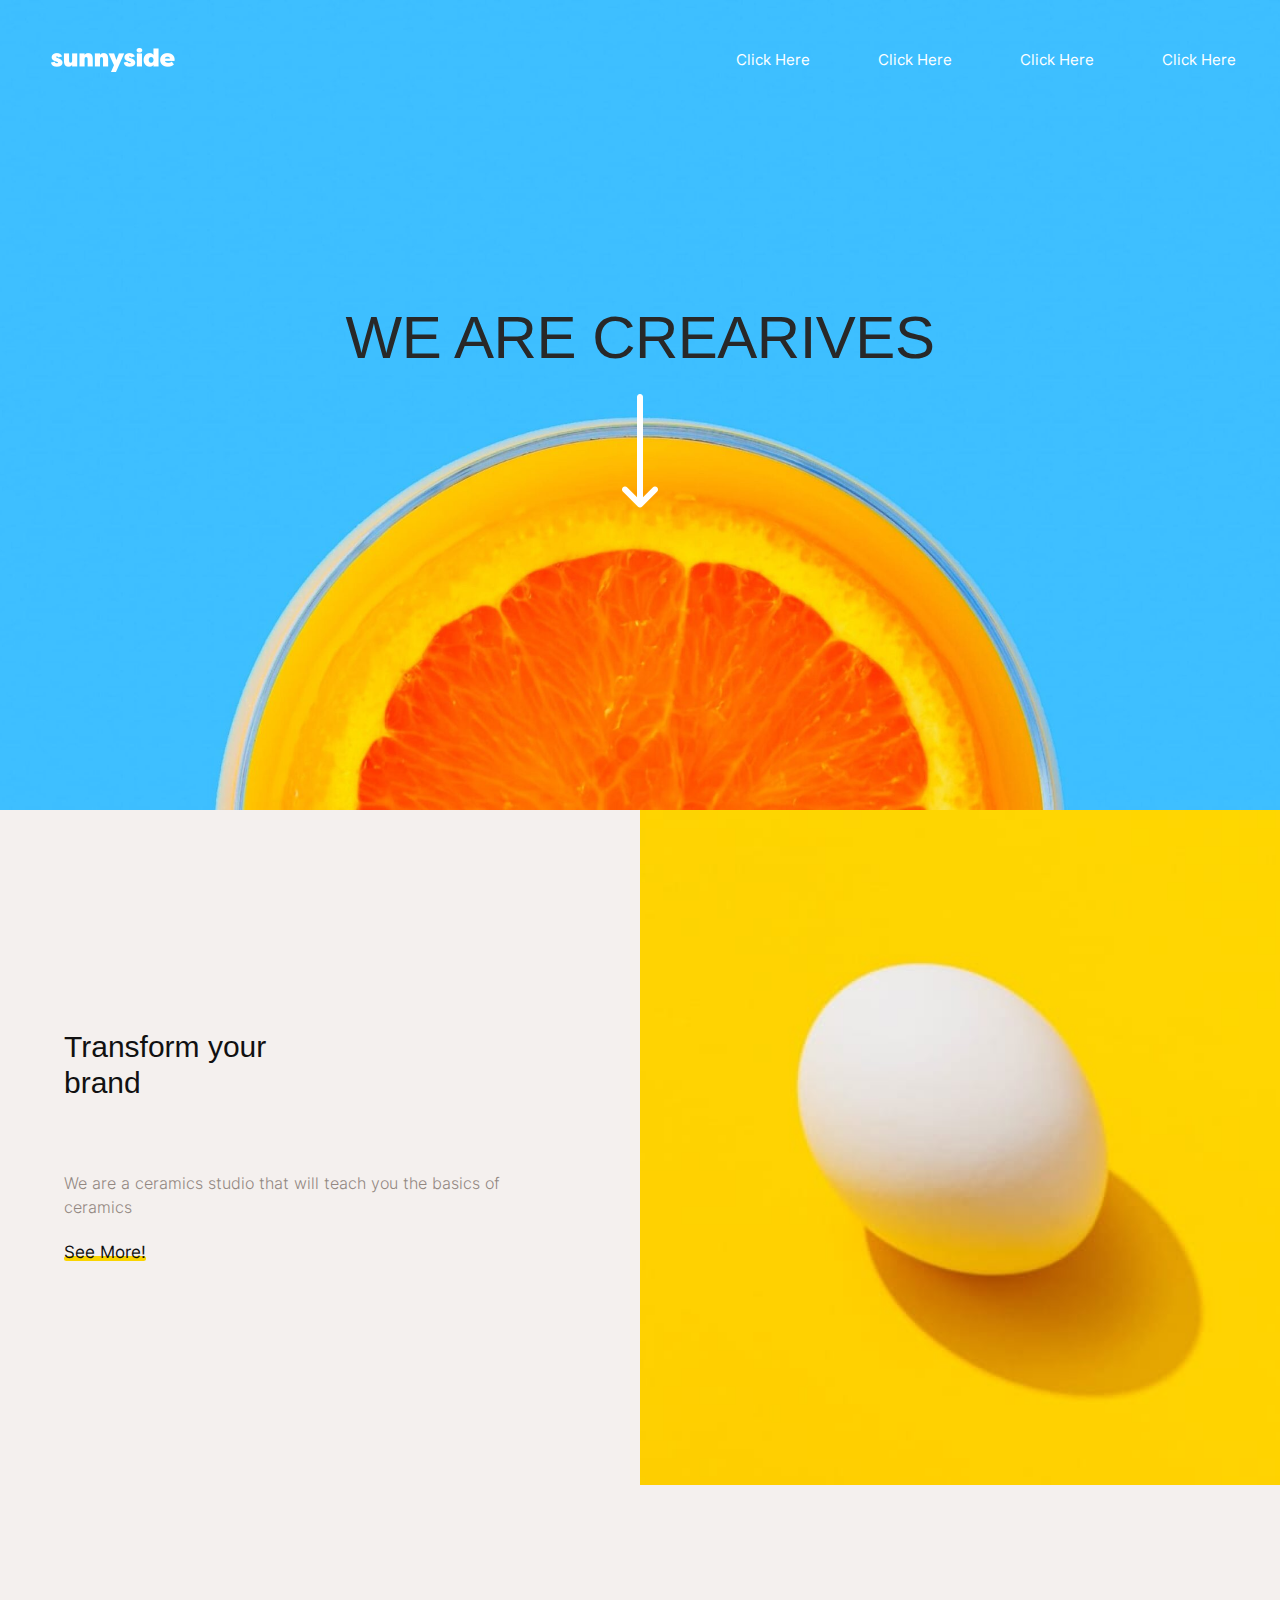
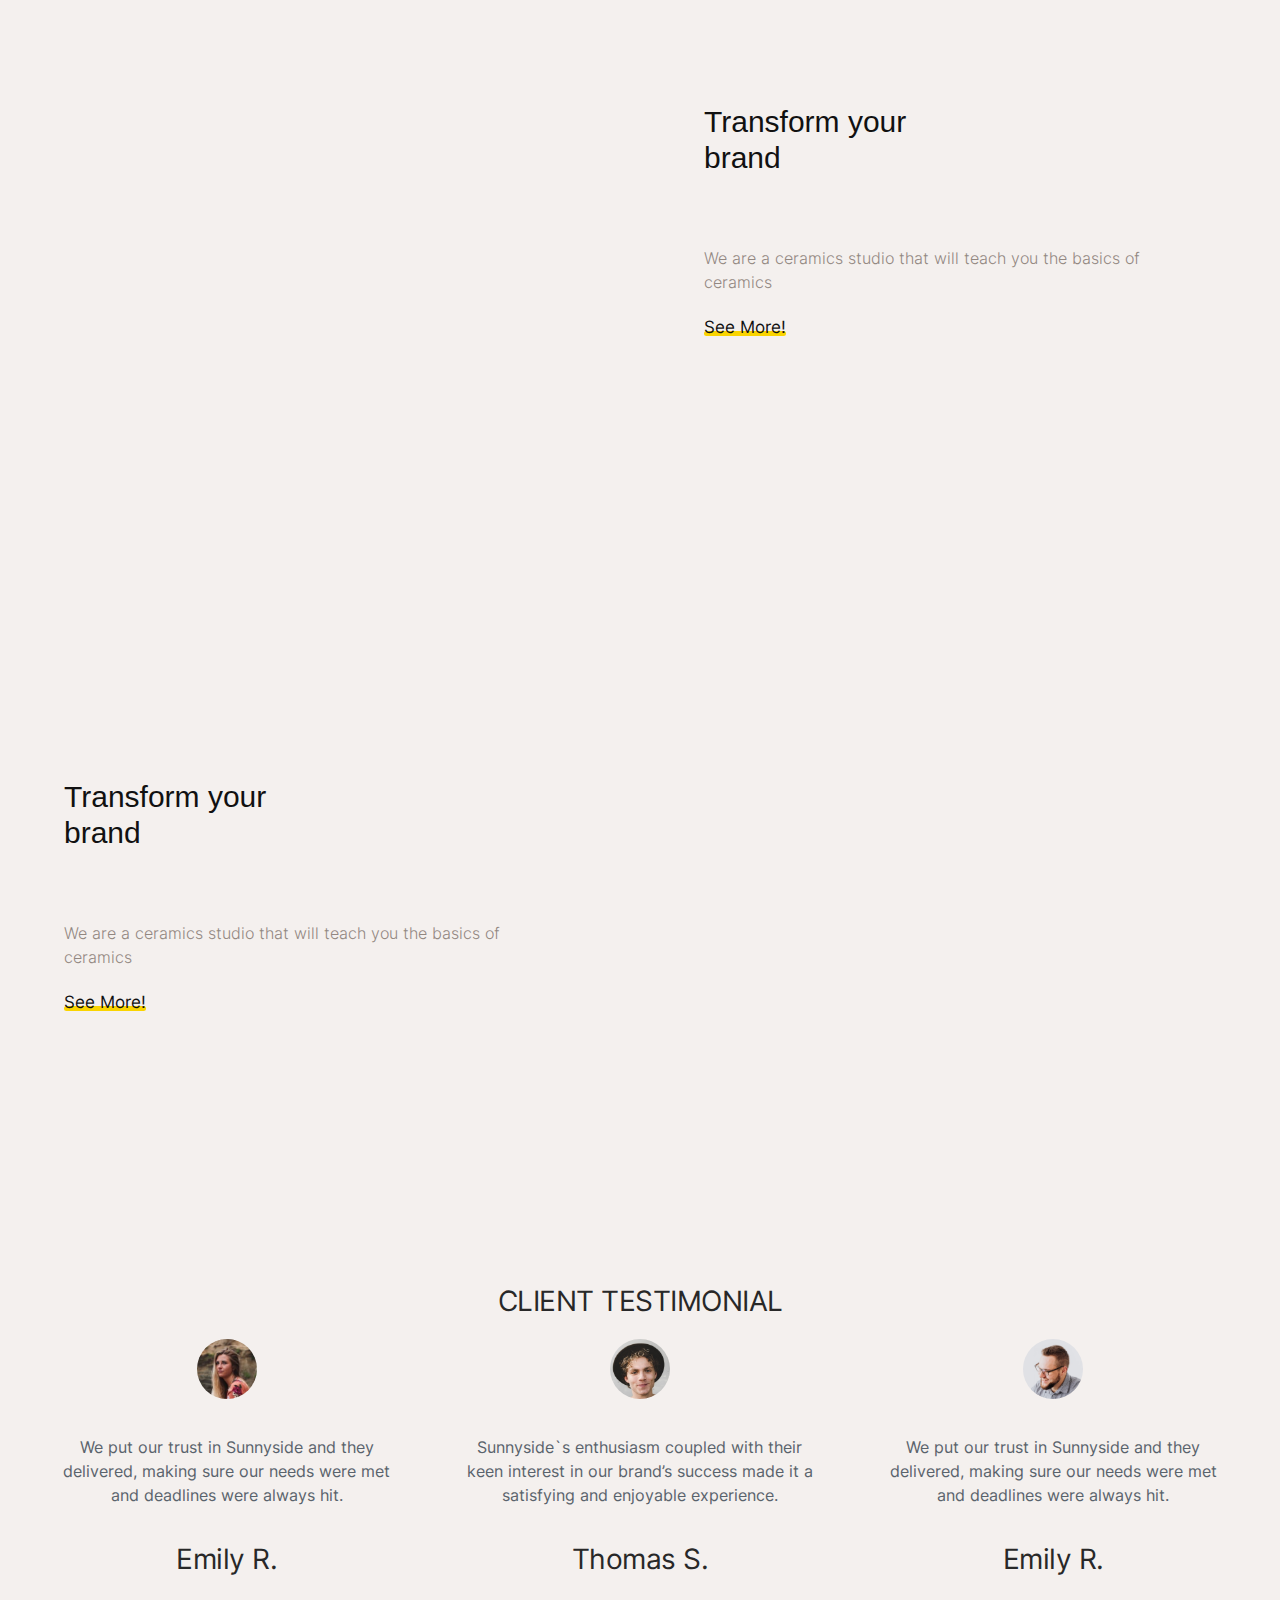
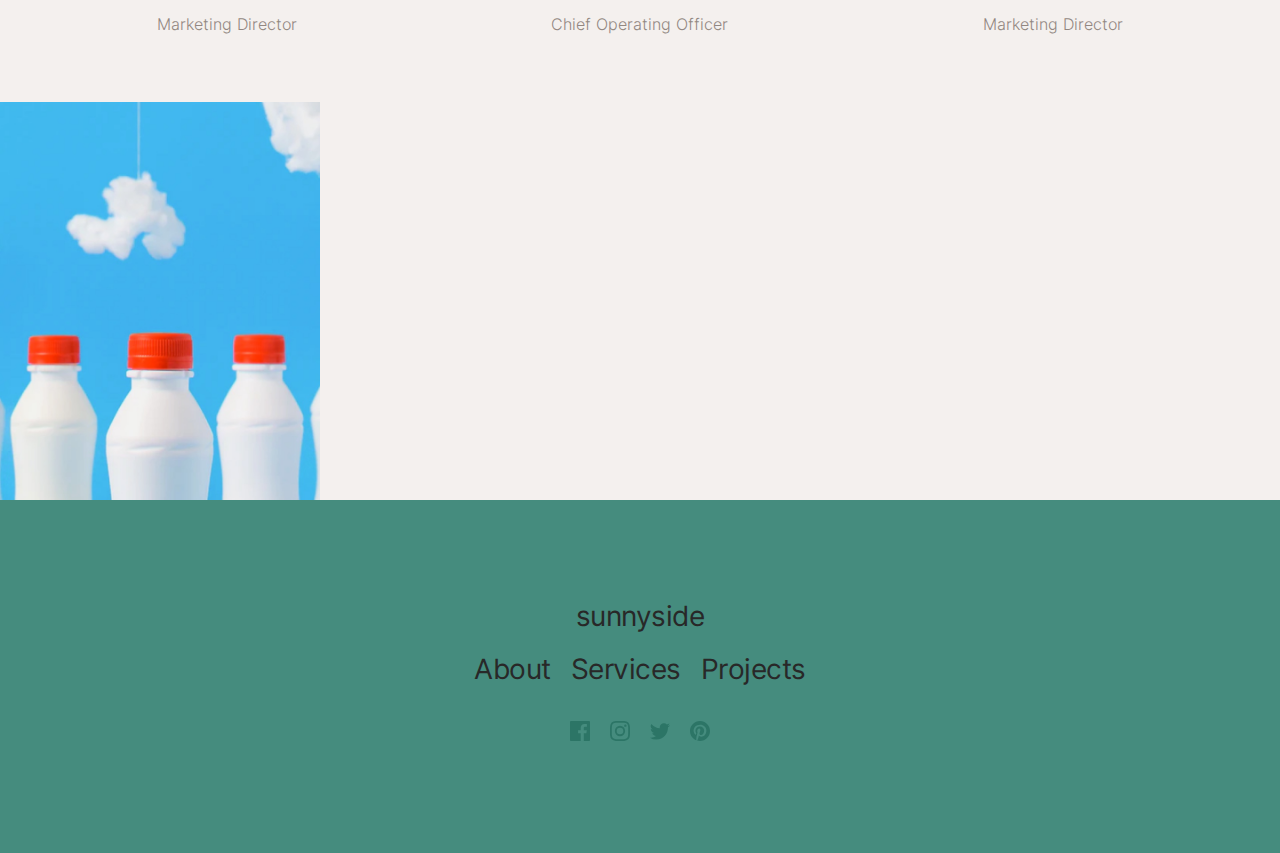
<file: index.html>
<!DOCTYPE html>
<html lang="en-US">
<head>
	<meta charset="UTF-8">
	<meta name="viewport" content="width=device-width, initial-scale=1">
	<link rel="profile" href="http://gmpg.org/xfn/11">
	<link rel="pingback" href="/xmlrpc.php">
	<meta name="viewport" content="width=device-width, initial-scale=1">
<meta name="robots" content="max-image-preview:large">
<title>side</title>
<link rel="alternate" type="application/rss+xml" title="side &raquo; Feed" href="/feed/">
<link rel="alternate" type="application/rss+xml" title="side &raquo; Comments Feed" href="/comments/feed/">
<script>
window._wpemojiSettings = {"baseUrl":"https:\/\/s.w.org\/images\/core\/emoji\/15.0.3\/72x72\/","ext":".png","svgUrl":"https:\/\/s.w.org\/images\/core\/emoji\/15.0.3\/svg\/","svgExt":".svg","source":{"concatemoji":"\/wp-includes\/js\/wp-emoji-release.min.js?ver=6.6.2"}};
/*! This file is auto-generated */
!function(i,n){var o,s,e;function c(e){try{var t={supportTests:e,timestamp:(new Date).valueOf()};sessionStorage.setItem(o,JSON.stringify(t))}catch(e){}}function p(e,t,n){e.clearRect(0,0,e.canvas.width,e.canvas.height),e.fillText(t,0,0);var t=new Uint32Array(e.getImageData(0,0,e.canvas.width,e.canvas.height).data),r=(e.clearRect(0,0,e.canvas.width,e.canvas.height),e.fillText(n,0,0),new Uint32Array(e.getImageData(0,0,e.canvas.width,e.canvas.height).data));return t.every(function(e,t){return e===r[t]})}function u(e,t,n){switch(t){case"flag":return n(e,"🏳️‍⚧️","🏳️​⚧️")?!1:!n(e,"🇺🇳","🇺​🇳")&&!n(e,"🏴󠁧󠁢󠁥󠁮󠁧󠁿","🏴​󠁧​󠁢​󠁥​󠁮​󠁧​󠁿");case"emoji":return!n(e,"🐦‍⬛","🐦​⬛")}return!1}function f(e,t,n){var r="undefined"!=typeof WorkerGlobalScope&&self instanceof WorkerGlobalScope?new OffscreenCanvas(300,150):i.createElement("canvas"),a=r.getContext("2d",{willReadFrequently:!0}),o=(a.textBaseline="top",a.font="600 32px Arial",{});return e.forEach(function(e){o[e]=t(a,e,n)}),o}function t(e){var t=i.createElement("script");t.src=e,t.defer=!0,i.head.appendChild(t)}"undefined"!=typeof Promise&&(o="wpEmojiSettingsSupports",s=["flag","emoji"],n.supports={everything:!0,everythingExceptFlag:!0},e=new Promise(function(e){i.addEventListener("DOMContentLoaded",e,{once:!0})}),new Promise(function(t){var n=function(){try{var e=JSON.parse(sessionStorage.getItem(o));if("object"==typeof e&&"number"==typeof e.timestamp&&(new Date).valueOf()<e.timestamp+604800&&"object"==typeof e.supportTests)return e.supportTests}catch(e){}return null}();if(!n){if("undefined"!=typeof Worker&&"undefined"!=typeof OffscreenCanvas&&"undefined"!=typeof URL&&URL.createObjectURL&&"undefined"!=typeof Blob)try{var e="postMessage("+f.toString()+"("+[JSON.stringify(s),u.toString(),p.toString()].join(",")+"));",r=new Blob([e],{type:"text/javascript"}),a=new Worker(URL.createObjectURL(r),{name:"wpTestEmojiSupports"});return void(a.onmessage=function(e){c(n=e.data),a.terminate(),t(n)})}catch(e){}c(n=f(s,u,p))}t(n)}).then(function(e){for(var t in e)n.supports[t]=e[t],n.supports.everything=n.supports.everything&&n.supports[t],"flag"!==t&&(n.supports.everythingExceptFlag=n.supports.everythingExceptFlag&&n.supports[t]);n.supports.everythingExceptFlag=n.supports.everythingExceptFlag&&!n.supports.flag,n.DOMReady=!1,n.readyCallback=function(){n.DOMReady=!0}}).then(function(){return e}).then(function(){var e;n.supports.everything||(n.readyCallback(),(e=n.source||{}).concatemoji?t(e.concatemoji):e.wpemoji&&e.twemoji&&(t(e.twemoji),t(e.wpemoji)))}))}((window,document),window._wpemojiSettings);
</script>
<link rel="stylesheet" id="hfe-widgets-style-css" href="/wp-content/plugins/header-footer-elementor/inc/widgets-css/frontend.css?ver=1.6.43" media="all">
<style id="wp-emoji-styles-inline-css">img.wp-smiley, img.emoji {
		display: inline !important;
		border: none !important;
		box-shadow: none !important;
		height: 1em !important;
		width: 1em !important;
		margin: 0 0.07em !important;
		vertical-align: -0.1em !important;
		background: none !important;
		padding: 0 !important;
	}</style>
<style id="wp-block-library-inline-css">:root{--wp-admin-theme-color:#007cba;--wp-admin-theme-color--rgb:0,124,186;--wp-admin-theme-color-darker-10:#006ba1;--wp-admin-theme-color-darker-10--rgb:0,107,161;--wp-admin-theme-color-darker-20:#005a87;--wp-admin-theme-color-darker-20--rgb:0,90,135;--wp-admin-border-width-focus:2px;--wp-block-synced-color:#7a00df;--wp-block-synced-color--rgb:122,0,223;--wp-bound-block-color:var(--wp-block-synced-color)}@media (min-resolution:192dpi){:root{--wp-admin-border-width-focus:1.5px}}.wp-element-button{cursor:pointer}:root{--wp--preset--font-size--normal:16px;--wp--preset--font-size--huge:42px}:root .has-very-light-gray-background-color{background-color:#eee}:root .has-very-dark-gray-background-color{background-color:#313131}:root .has-very-light-gray-color{color:#eee}:root .has-very-dark-gray-color{color:#313131}:root .has-vivid-green-cyan-to-vivid-cyan-blue-gradient-background{background:linear-gradient(135deg,#00d084,#0693e3)}:root .has-purple-crush-gradient-background{background:linear-gradient(135deg,#34e2e4,#4721fb 50%,#ab1dfe)}:root .has-hazy-dawn-gradient-background{background:linear-gradient(135deg,#faaca8,#dad0ec)}:root .has-subdued-olive-gradient-background{background:linear-gradient(135deg,#fafae1,#67a671)}:root .has-atomic-cream-gradient-background{background:linear-gradient(135deg,#fdd79a,#004a59)}:root .has-nightshade-gradient-background{background:linear-gradient(135deg,#330968,#31cdcf)}:root .has-midnight-gradient-background{background:linear-gradient(135deg,#020381,#2874fc)}.has-regular-font-size{font-size:1em}.has-larger-font-size{font-size:2.625em}.has-normal-font-size{font-size:var(--wp--preset--font-size--normal)}.has-huge-font-size{font-size:var(--wp--preset--font-size--huge)}.has-text-align-center{text-align:center}.has-text-align-left{text-align:left}.has-text-align-right{text-align:right}#end-resizable-editor-section{display:none}.aligncenter{clear:both}.items-justified-left{justify-content:flex-start}.items-justified-center{justify-content:center}.items-justified-right{justify-content:flex-end}.items-justified-space-between{justify-content:space-between}.screen-reader-text{border:0;clip:rect(1px,1px,1px,1px);clip-path:inset(50%);height:1px;margin:-1px;overflow:hidden;padding:0;position:absolute;width:1px;word-wrap:normal!important}.screen-reader-text:focus{background-color:#ddd;clip:auto!important;clip-path:none;color:#444;display:block;font-size:1em;height:auto;left:5px;line-height:normal;padding:15px 23px 14px;text-decoration:none;top:5px;width:auto;z-index:100000}html :where(.has-border-color){border-style:solid}html :where([style*=border-top-color]){border-top-style:solid}html :where([style*=border-right-color]){border-right-style:solid}html :where([style*=border-bottom-color]){border-bottom-style:solid}html :where([style*=border-left-color]){border-left-style:solid}html :where([style*=border-width]){border-style:solid}html :where([style*=border-top-width]){border-top-style:solid}html :where([style*=border-right-width]){border-right-style:solid}html :where([style*=border-bottom-width]){border-bottom-style:solid}html :where([style*=border-left-width]){border-left-style:solid}html :where(img[class*=wp-image-]){height:auto;max-width:100%}:where(figure){margin:0 0 1em}html :where(.is-position-sticky){--wp-admin--admin-bar--position-offset:var(--wp-admin--admin-bar--height,0px)}@media screen and (max-width:600px){html :where(.is-position-sticky){--wp-admin--admin-bar--position-offset:0px}}</style>
<style id="global-styles-inline-css">:root{--wp--preset--aspect-ratio--square: 1;--wp--preset--aspect-ratio--4-3: 4/3;--wp--preset--aspect-ratio--3-4: 3/4;--wp--preset--aspect-ratio--3-2: 3/2;--wp--preset--aspect-ratio--2-3: 2/3;--wp--preset--aspect-ratio--16-9: 16/9;--wp--preset--aspect-ratio--9-16: 9/16;--wp--preset--color--black: #000000;--wp--preset--color--cyan-bluish-gray: #abb8c3;--wp--preset--color--white: #ffffff;--wp--preset--color--pale-pink: #f78da7;--wp--preset--color--vivid-red: #cf2e2e;--wp--preset--color--luminous-vivid-orange: #ff6900;--wp--preset--color--luminous-vivid-amber: #fcb900;--wp--preset--color--light-green-cyan: #7bdcb5;--wp--preset--color--vivid-green-cyan: #00d084;--wp--preset--color--pale-cyan-blue: #8ed1fc;--wp--preset--color--vivid-cyan-blue: #0693e3;--wp--preset--color--vivid-purple: #9b51e0;--wp--preset--color--base: #f9f9f9;--wp--preset--color--base-2: #ffffff;--wp--preset--color--contrast: #111111;--wp--preset--color--contrast-2: #636363;--wp--preset--color--contrast-3: #A4A4A4;--wp--preset--color--accent: #cfcabe;--wp--preset--color--accent-2: #c2a990;--wp--preset--color--accent-3: #d8613c;--wp--preset--color--accent-4: #b1c5a4;--wp--preset--color--accent-5: #b5bdbc;--wp--preset--gradient--vivid-cyan-blue-to-vivid-purple: linear-gradient(135deg,rgba(6,147,227,1) 0%,rgb(155,81,224) 100%);--wp--preset--gradient--light-green-cyan-to-vivid-green-cyan: linear-gradient(135deg,rgb(122,220,180) 0%,rgb(0,208,130) 100%);--wp--preset--gradient--luminous-vivid-amber-to-luminous-vivid-orange: linear-gradient(135deg,rgba(252,185,0,1) 0%,rgba(255,105,0,1) 100%);--wp--preset--gradient--luminous-vivid-orange-to-vivid-red: linear-gradient(135deg,rgba(255,105,0,1) 0%,rgb(207,46,46) 100%);--wp--preset--gradient--very-light-gray-to-cyan-bluish-gray: linear-gradient(135deg,rgb(238,238,238) 0%,rgb(169,184,195) 100%);--wp--preset--gradient--cool-to-warm-spectrum: linear-gradient(135deg,rgb(74,234,220) 0%,rgb(151,120,209) 20%,rgb(207,42,186) 40%,rgb(238,44,130) 60%,rgb(251,105,98) 80%,rgb(254,248,76) 100%);--wp--preset--gradient--blush-light-purple: linear-gradient(135deg,rgb(255,206,236) 0%,rgb(152,150,240) 100%);--wp--preset--gradient--blush-bordeaux: linear-gradient(135deg,rgb(254,205,165) 0%,rgb(254,45,45) 50%,rgb(107,0,62) 100%);--wp--preset--gradient--luminous-dusk: linear-gradient(135deg,rgb(255,203,112) 0%,rgb(199,81,192) 50%,rgb(65,88,208) 100%);--wp--preset--gradient--pale-ocean: linear-gradient(135deg,rgb(255,245,203) 0%,rgb(182,227,212) 50%,rgb(51,167,181) 100%);--wp--preset--gradient--electric-grass: linear-gradient(135deg,rgb(202,248,128) 0%,rgb(113,206,126) 100%);--wp--preset--gradient--midnight: linear-gradient(135deg,rgb(2,3,129) 0%,rgb(40,116,252) 100%);--wp--preset--gradient--gradient-1: linear-gradient(to bottom, #cfcabe 0%, #F9F9F9 100%);--wp--preset--gradient--gradient-2: linear-gradient(to bottom, #C2A990 0%, #F9F9F9 100%);--wp--preset--gradient--gradient-3: linear-gradient(to bottom, #D8613C 0%, #F9F9F9 100%);--wp--preset--gradient--gradient-4: linear-gradient(to bottom, #B1C5A4 0%, #F9F9F9 100%);--wp--preset--gradient--gradient-5: linear-gradient(to bottom, #B5BDBC 0%, #F9F9F9 100%);--wp--preset--gradient--gradient-6: linear-gradient(to bottom, #A4A4A4 0%, #F9F9F9 100%);--wp--preset--gradient--gradient-7: linear-gradient(to bottom, #cfcabe 50%, #F9F9F9 50%);--wp--preset--gradient--gradient-8: linear-gradient(to bottom, #C2A990 50%, #F9F9F9 50%);--wp--preset--gradient--gradient-9: linear-gradient(to bottom, #D8613C 50%, #F9F9F9 50%);--wp--preset--gradient--gradient-10: linear-gradient(to bottom, #B1C5A4 50%, #F9F9F9 50%);--wp--preset--gradient--gradient-11: linear-gradient(to bottom, #B5BDBC 50%, #F9F9F9 50%);--wp--preset--gradient--gradient-12: linear-gradient(to bottom, #A4A4A4 50%, #F9F9F9 50%);--wp--preset--font-size--small: 0.9rem;--wp--preset--font-size--medium: 1.05rem;--wp--preset--font-size--large: clamp(1.39rem, 1.39rem + ((1vw - 0.2rem) * 0.767), 1.85rem);--wp--preset--font-size--x-large: clamp(1.85rem, 1.85rem + ((1vw - 0.2rem) * 1.083), 2.5rem);--wp--preset--font-size--xx-large: clamp(2.5rem, 2.5rem + ((1vw - 0.2rem) * 1.283), 3.27rem);--wp--preset--font-family--body: "Inter", sans-serif;--wp--preset--font-family--heading: Cardo;--wp--preset--font-family--system-sans-serif: -apple-system, BlinkMacSystemFont, avenir next, avenir, segoe ui, helvetica neue, helvetica, Cantarell, Ubuntu, roboto, noto, arial, sans-serif;--wp--preset--font-family--system-serif: Iowan Old Style, Apple Garamond, Baskerville, Times New Roman, Droid Serif, Times, Source Serif Pro, serif, Apple Color Emoji, Segoe UI Emoji, Segoe UI Symbol;--wp--preset--spacing--20: min(1.5rem, 2vw);--wp--preset--spacing--30: min(2.5rem, 3vw);--wp--preset--spacing--40: min(4rem, 5vw);--wp--preset--spacing--50: min(6.5rem, 8vw);--wp--preset--spacing--60: min(10.5rem, 13vw);--wp--preset--spacing--70: 3.38rem;--wp--preset--spacing--80: 5.06rem;--wp--preset--spacing--10: 1rem;--wp--preset--shadow--natural: 6px 6px 9px rgba(0, 0, 0, 0.2);--wp--preset--shadow--deep: 12px 12px 50px rgba(0, 0, 0, 0.4);--wp--preset--shadow--sharp: 6px 6px 0px rgba(0, 0, 0, 0.2);--wp--preset--shadow--outlined: 6px 6px 0px -3px rgba(255, 255, 255, 1), 6px 6px rgba(0, 0, 0, 1);--wp--preset--shadow--crisp: 6px 6px 0px rgba(0, 0, 0, 1);}:root { --wp--style--global--content-size: 620px;--wp--style--global--wide-size: 1280px; }:where(body) { margin: 0; }.wp-site-blocks { padding-top: var(--wp--style--root--padding-top); padding-bottom: var(--wp--style--root--padding-bottom); }.has-global-padding { padding-right: var(--wp--style--root--padding-right); padding-left: var(--wp--style--root--padding-left); }.has-global-padding > .alignfull { margin-right: calc(var(--wp--style--root--padding-right) * -1); margin-left: calc(var(--wp--style--root--padding-left) * -1); }.has-global-padding :where(:not(.alignfull.is-layout-flow) > .has-global-padding:not(.wp-block-block, .alignfull)) { padding-right: 0; padding-left: 0; }.has-global-padding :where(:not(.alignfull.is-layout-flow) > .has-global-padding:not(.wp-block-block, .alignfull)) > .alignfull { margin-left: 0; margin-right: 0; }.wp-site-blocks > .alignleft { float: left; margin-right: 2em; }.wp-site-blocks > .alignright { float: right; margin-left: 2em; }.wp-site-blocks > .aligncenter { justify-content: center; margin-left: auto; margin-right: auto; }:where(.wp-site-blocks) > * { margin-block-start: 1.2rem; margin-block-end: 0; }:where(.wp-site-blocks) > :first-child { margin-block-start: 0; }:where(.wp-site-blocks) > :last-child { margin-block-end: 0; }:root { --wp--style--block-gap: 1.2rem; }:root :where(.is-layout-flow) > :first-child{margin-block-start: 0;}:root :where(.is-layout-flow) > :last-child{margin-block-end: 0;}:root :where(.is-layout-flow) > *{margin-block-start: 1.2rem;margin-block-end: 0;}:root :where(.is-layout-constrained) > :first-child{margin-block-start: 0;}:root :where(.is-layout-constrained) > :last-child{margin-block-end: 0;}:root :where(.is-layout-constrained) > *{margin-block-start: 1.2rem;margin-block-end: 0;}:root :where(.is-layout-flex){gap: 1.2rem;}:root :where(.is-layout-grid){gap: 1.2rem;}.is-layout-flow > .alignleft{float: left;margin-inline-start: 0;margin-inline-end: 2em;}.is-layout-flow > .alignright{float: right;margin-inline-start: 2em;margin-inline-end: 0;}.is-layout-flow > .aligncenter{margin-left: auto !important;margin-right: auto !important;}.is-layout-constrained > .alignleft{float: left;margin-inline-start: 0;margin-inline-end: 2em;}.is-layout-constrained > .alignright{float: right;margin-inline-start: 2em;margin-inline-end: 0;}.is-layout-constrained > .aligncenter{margin-left: auto !important;margin-right: auto !important;}.is-layout-constrained > :where(:not(.alignleft):not(.alignright):not(.alignfull)){max-width: var(--wp--style--global--content-size);margin-left: auto !important;margin-right: auto !important;}.is-layout-constrained > .alignwide{max-width: var(--wp--style--global--wide-size);}body .is-layout-flex{display: flex;}.is-layout-flex{flex-wrap: wrap;align-items: center;}.is-layout-flex > :is(*, div){margin: 0;}body .is-layout-grid{display: grid;}.is-layout-grid > :is(*, div){margin: 0;}body{background-color: var(--wp--preset--color--base);color: var(--wp--preset--color--contrast);font-family: var(--wp--preset--font-family--body);font-size: var(--wp--preset--font-size--medium);font-style: normal;font-weight: 400;line-height: 1.55;--wp--style--root--padding-top: 0px;--wp--style--root--padding-right: var(--wp--preset--spacing--50);--wp--style--root--padding-bottom: 0px;--wp--style--root--padding-left: var(--wp--preset--spacing--50);}a:where(:not(.wp-element-button)){color: var(--wp--preset--color--contrast);text-decoration: underline;}:root :where(a:where(:not(.wp-element-button)):hover){text-decoration: none;}h1, h2, h3, h4, h5, h6{color: var(--wp--preset--color--contrast);font-family: var(--wp--preset--font-family--heading);font-weight: 400;line-height: 1.2;}h1{font-size: var(--wp--preset--font-size--xx-large);line-height: 1.15;}h2{font-size: var(--wp--preset--font-size--x-large);}h3{font-size: var(--wp--preset--font-size--large);}h4{font-size: clamp(1.1rem, 1.1rem + ((1vw - 0.2rem) * 0.767), 1.5rem);}h5{font-size: var(--wp--preset--font-size--medium);}h6{font-size: var(--wp--preset--font-size--small);}:root :where(.wp-element-button, .wp-block-button__link){background-color: var(--wp--preset--color--contrast);border-radius: .33rem;border-color: var(--wp--preset--color--contrast);border-width: 0;color: var(--wp--preset--color--base);font-family: inherit;font-size: var(--wp--preset--font-size--small);font-style: normal;font-weight: 500;line-height: inherit;padding-top: 0.6rem;padding-right: 1rem;padding-bottom: 0.6rem;padding-left: 1rem;text-decoration: none;}:root :where(.wp-element-button:hover, .wp-block-button__link:hover){background-color: var(--wp--preset--color--contrast-2);border-color: var(--wp--preset--color--contrast-2);color: var(--wp--preset--color--base);}:root :where(.wp-element-button:focus, .wp-block-button__link:focus){background-color: var(--wp--preset--color--contrast-2);border-color: var(--wp--preset--color--contrast-2);color: var(--wp--preset--color--base);outline-color: var(--wp--preset--color--contrast);outline-offset: 2px;}:root :where(.wp-element-button:active, .wp-block-button__link:active){background-color: var(--wp--preset--color--contrast);color: var(--wp--preset--color--base);}:root :where(.wp-element-caption, .wp-block-audio figcaption, .wp-block-embed figcaption, .wp-block-gallery figcaption, .wp-block-image figcaption, .wp-block-table figcaption, .wp-block-video figcaption){color: var(--wp--preset--color--contrast-2);font-family: var(--wp--preset--font-family--body);font-size: 0.8rem;}.has-black-color{color: var(--wp--preset--color--black) !important;}.has-cyan-bluish-gray-color{color: var(--wp--preset--color--cyan-bluish-gray) !important;}.has-white-color{color: var(--wp--preset--color--white) !important;}.has-pale-pink-color{color: var(--wp--preset--color--pale-pink) !important;}.has-vivid-red-color{color: var(--wp--preset--color--vivid-red) !important;}.has-luminous-vivid-orange-color{color: var(--wp--preset--color--luminous-vivid-orange) !important;}.has-luminous-vivid-amber-color{color: var(--wp--preset--color--luminous-vivid-amber) !important;}.has-light-green-cyan-color{color: var(--wp--preset--color--light-green-cyan) !important;}.has-vivid-green-cyan-color{color: var(--wp--preset--color--vivid-green-cyan) !important;}.has-pale-cyan-blue-color{color: var(--wp--preset--color--pale-cyan-blue) !important;}.has-vivid-cyan-blue-color{color: var(--wp--preset--color--vivid-cyan-blue) !important;}.has-vivid-purple-color{color: var(--wp--preset--color--vivid-purple) !important;}.has-base-color{color: var(--wp--preset--color--base) !important;}.has-base-2-color{color: var(--wp--preset--color--base-2) !important;}.has-contrast-color{color: var(--wp--preset--color--contrast) !important;}.has-contrast-2-color{color: var(--wp--preset--color--contrast-2) !important;}.has-contrast-3-color{color: var(--wp--preset--color--contrast-3) !important;}.has-accent-color{color: var(--wp--preset--color--accent) !important;}.has-accent-2-color{color: var(--wp--preset--color--accent-2) !important;}.has-accent-3-color{color: var(--wp--preset--color--accent-3) !important;}.has-accent-4-color{color: var(--wp--preset--color--accent-4) !important;}.has-accent-5-color{color: var(--wp--preset--color--accent-5) !important;}.has-black-background-color{background-color: var(--wp--preset--color--black) !important;}.has-cyan-bluish-gray-background-color{background-color: var(--wp--preset--color--cyan-bluish-gray) !important;}.has-white-background-color{background-color: var(--wp--preset--color--white) !important;}.has-pale-pink-background-color{background-color: var(--wp--preset--color--pale-pink) !important;}.has-vivid-red-background-color{background-color: var(--wp--preset--color--vivid-red) !important;}.has-luminous-vivid-orange-background-color{background-color: var(--wp--preset--color--luminous-vivid-orange) !important;}.has-luminous-vivid-amber-background-color{background-color: var(--wp--preset--color--luminous-vivid-amber) !important;}.has-light-green-cyan-background-color{background-color: var(--wp--preset--color--light-green-cyan) !important;}.has-vivid-green-cyan-background-color{background-color: var(--wp--preset--color--vivid-green-cyan) !important;}.has-pale-cyan-blue-background-color{background-color: var(--wp--preset--color--pale-cyan-blue) !important;}.has-vivid-cyan-blue-background-color{background-color: var(--wp--preset--color--vivid-cyan-blue) !important;}.has-vivid-purple-background-color{background-color: var(--wp--preset--color--vivid-purple) !important;}.has-base-background-color{background-color: var(--wp--preset--color--base) !important;}.has-base-2-background-color{background-color: var(--wp--preset--color--base-2) !important;}.has-contrast-background-color{background-color: var(--wp--preset--color--contrast) !important;}.has-contrast-2-background-color{background-color: var(--wp--preset--color--contrast-2) !important;}.has-contrast-3-background-color{background-color: var(--wp--preset--color--contrast-3) !important;}.has-accent-background-color{background-color: var(--wp--preset--color--accent) !important;}.has-accent-2-background-color{background-color: var(--wp--preset--color--accent-2) !important;}.has-accent-3-background-color{background-color: var(--wp--preset--color--accent-3) !important;}.has-accent-4-background-color{background-color: var(--wp--preset--color--accent-4) !important;}.has-accent-5-background-color{background-color: var(--wp--preset--color--accent-5) !important;}.has-black-border-color{border-color: var(--wp--preset--color--black) !important;}.has-cyan-bluish-gray-border-color{border-color: var(--wp--preset--color--cyan-bluish-gray) !important;}.has-white-border-color{border-color: var(--wp--preset--color--white) !important;}.has-pale-pink-border-color{border-color: var(--wp--preset--color--pale-pink) !important;}.has-vivid-red-border-color{border-color: var(--wp--preset--color--vivid-red) !important;}.has-luminous-vivid-orange-border-color{border-color: var(--wp--preset--color--luminous-vivid-orange) !important;}.has-luminous-vivid-amber-border-color{border-color: var(--wp--preset--color--luminous-vivid-amber) !important;}.has-light-green-cyan-border-color{border-color: var(--wp--preset--color--light-green-cyan) !important;}.has-vivid-green-cyan-border-color{border-color: var(--wp--preset--color--vivid-green-cyan) !important;}.has-pale-cyan-blue-border-color{border-color: var(--wp--preset--color--pale-cyan-blue) !important;}.has-vivid-cyan-blue-border-color{border-color: var(--wp--preset--color--vivid-cyan-blue) !important;}.has-vivid-purple-border-color{border-color: var(--wp--preset--color--vivid-purple) !important;}.has-base-border-color{border-color: var(--wp--preset--color--base) !important;}.has-base-2-border-color{border-color: var(--wp--preset--color--base-2) !important;}.has-contrast-border-color{border-color: var(--wp--preset--color--contrast) !important;}.has-contrast-2-border-color{border-color: var(--wp--preset--color--contrast-2) !important;}.has-contrast-3-border-color{border-color: var(--wp--preset--color--contrast-3) !important;}.has-accent-border-color{border-color: var(--wp--preset--color--accent) !important;}.has-accent-2-border-color{border-color: var(--wp--preset--color--accent-2) !important;}.has-accent-3-border-color{border-color: var(--wp--preset--color--accent-3) !important;}.has-accent-4-border-color{border-color: var(--wp--preset--color--accent-4) !important;}.has-accent-5-border-color{border-color: var(--wp--preset--color--accent-5) !important;}.has-vivid-cyan-blue-to-vivid-purple-gradient-background{background: var(--wp--preset--gradient--vivid-cyan-blue-to-vivid-purple) !important;}.has-light-green-cyan-to-vivid-green-cyan-gradient-background{background: var(--wp--preset--gradient--light-green-cyan-to-vivid-green-cyan) !important;}.has-luminous-vivid-amber-to-luminous-vivid-orange-gradient-background{background: var(--wp--preset--gradient--luminous-vivid-amber-to-luminous-vivid-orange) !important;}.has-luminous-vivid-orange-to-vivid-red-gradient-background{background: var(--wp--preset--gradient--luminous-vivid-orange-to-vivid-red) !important;}.has-very-light-gray-to-cyan-bluish-gray-gradient-background{background: var(--wp--preset--gradient--very-light-gray-to-cyan-bluish-gray) !important;}.has-cool-to-warm-spectrum-gradient-background{background: var(--wp--preset--gradient--cool-to-warm-spectrum) !important;}.has-blush-light-purple-gradient-background{background: var(--wp--preset--gradient--blush-light-purple) !important;}.has-blush-bordeaux-gradient-background{background: var(--wp--preset--gradient--blush-bordeaux) !important;}.has-luminous-dusk-gradient-background{background: var(--wp--preset--gradient--luminous-dusk) !important;}.has-pale-ocean-gradient-background{background: var(--wp--preset--gradient--pale-ocean) !important;}.has-electric-grass-gradient-background{background: var(--wp--preset--gradient--electric-grass) !important;}.has-midnight-gradient-background{background: var(--wp--preset--gradient--midnight) !important;}.has-gradient-1-gradient-background{background: var(--wp--preset--gradient--gradient-1) !important;}.has-gradient-2-gradient-background{background: var(--wp--preset--gradient--gradient-2) !important;}.has-gradient-3-gradient-background{background: var(--wp--preset--gradient--gradient-3) !important;}.has-gradient-4-gradient-background{background: var(--wp--preset--gradient--gradient-4) !important;}.has-gradient-5-gradient-background{background: var(--wp--preset--gradient--gradient-5) !important;}.has-gradient-6-gradient-background{background: var(--wp--preset--gradient--gradient-6) !important;}.has-gradient-7-gradient-background{background: var(--wp--preset--gradient--gradient-7) !important;}.has-gradient-8-gradient-background{background: var(--wp--preset--gradient--gradient-8) !important;}.has-gradient-9-gradient-background{background: var(--wp--preset--gradient--gradient-9) !important;}.has-gradient-10-gradient-background{background: var(--wp--preset--gradient--gradient-10) !important;}.has-gradient-11-gradient-background{background: var(--wp--preset--gradient--gradient-11) !important;}.has-gradient-12-gradient-background{background: var(--wp--preset--gradient--gradient-12) !important;}.has-small-font-size{font-size: var(--wp--preset--font-size--small) !important;}.has-medium-font-size{font-size: var(--wp--preset--font-size--medium) !important;}.has-large-font-size{font-size: var(--wp--preset--font-size--large) !important;}.has-x-large-font-size{font-size: var(--wp--preset--font-size--x-large) !important;}.has-xx-large-font-size{font-size: var(--wp--preset--font-size--xx-large) !important;}.has-body-font-family{font-family: var(--wp--preset--font-family--body) !important;}.has-heading-font-family{font-family: var(--wp--preset--font-family--heading) !important;}.has-system-sans-serif-font-family{font-family: var(--wp--preset--font-family--system-sans-serif) !important;}.has-system-serif-font-family{font-family: var(--wp--preset--font-family--system-serif) !important;}
:where(.wp-site-blocks *:focus){outline-width:2px;outline-style:solid}:root :where(.wp-block-calendar.wp-block-calendar table:where(:not(.has-text-color)) th){background-color:var(--wp--preset--color--contrast-2);color:var(--wp--preset--color--base);border-color:var(--wp--preset--color--contrast-2)}:root :where(.wp-block-calendar table:where(:not(.has-text-color)) td){border-color:var(--wp--preset--color--contrast-2)}:root :where(.wp-block-categories){list-style-type:none;}:root :where(.wp-block-categories li){margin-bottom: 0.5rem;}:root :where(.wp-block-post-comments-form textarea, .wp-block-post-comments-form input){border-radius:.33rem}:root :where(.wp-block-loginout input){border-radius:.33rem;padding:calc(0.667em + 2px);border:1px solid #949494;}:root :where(.wp-block-post-terms .wp-block-post-terms__prefix){color: var(--wp--preset--color--contrast-2);}:root :where(.wp-block-query-title span){font-style: italic;}:root :where(.wp-block-quote :where(p)){margin-block-start:0;margin-block-end:calc(var(--wp--preset--spacing--10) + 0.5rem);}:root :where(.wp-block-quote :where(:last-child)){margin-block-end:0;}:root :where(.wp-block-quote.has-text-align-right.is-style-plain, .rtl .is-style-plain.wp-block-quote:not(.has-text-align-center):not(.has-text-align-left)){border-width: 0 2px 0 0;padding-left:calc(var(--wp--preset--spacing--20) + 0.5rem);padding-right:calc(var(--wp--preset--spacing--20) + 0.5rem);}:root :where(.wp-block-quote.has-text-align-left.is-style-plain, body:not(.rtl) .is-style-plain.wp-block-quote:not(.has-text-align-center):not(.has-text-align-right)){border-width: 0 0 0 2px;padding-left:calc(var(--wp--preset--spacing--20) + 0.5rem);padding-right:calc(var(--wp--preset--spacing--20) + 0.5rem)}:root :where(.wp-block-search .wp-block-search__input){border-radius:.33rem}:root :where(.wp-block-separator){}:root :where(.wp-block-separator:not(.is-style-wide):not(.is-style-dots):not(.alignwide):not(.alignfull)){width: var(--wp--preset--spacing--60)}</style>
<style id="wp-block-template-skip-link-inline-css">.skip-link.screen-reader-text {
			border: 0;
			clip: rect(1px,1px,1px,1px);
			clip-path: inset(50%);
			height: 1px;
			margin: -1px;
			overflow: hidden;
			padding: 0;
			position: absolute !important;
			width: 1px;
			word-wrap: normal !important;
		}

		.skip-link.screen-reader-text:focus {
			background-color: #eee;
			clip: auto !important;
			clip-path: none;
			color: #444;
			display: block;
			font-size: 1em;
			height: auto;
			left: 5px;
			line-height: normal;
			padding: 15px 23px 14px;
			text-decoration: none;
			top: 5px;
			width: auto;
			z-index: 100000;
		}</style>
<link rel="stylesheet" id="hfe-style-css" href="/wp-content/plugins/header-footer-elementor/assets/css/header-footer-elementor.css?ver=1.6.43" media="all">
<link rel="stylesheet" id="elementor-frontend-css" href="/wp-content/plugins/elementor/assets/css/frontend.min.css?ver=3.24.7" media="all">
<link rel="stylesheet" id="swiper-css" href="/wp-content/plugins/elementor/assets/lib/swiper/v8/css/swiper.min.css?ver=8.4.5" media="all">
<link rel="stylesheet" id="e-swiper-css" href="/wp-content/plugins/elementor/assets/css/conditionals/e-swiper.min.css?ver=3.24.7" media="all">
<link rel="stylesheet" id="elementor-post-6-css" href="/wp-content/uploads/elementor/css/post-6.css?ver=1729276253" media="all">
<link rel="stylesheet" id="full-screen-menu-frontend-css" href="/wp-content/plugins/full-screen-menu-for-elementor/assets/css/frontend.min.css?ver=1.0.6" media="all">
<link rel="stylesheet" id="elementor-global-css" href="/wp-content/uploads/elementor/css/global.css?ver=1729276253" media="all">
<link rel="stylesheet" id="widget-image-css" href="/wp-content/plugins/elementor/assets/css/widget-image.min.css?ver=3.24.7" media="all">
<link rel="stylesheet" id="widget-heading-css" href="/wp-content/plugins/elementor/assets/css/widget-heading.min.css?ver=3.24.7" media="all">
<link rel="stylesheet" id="widget-text-editor-css" href="/wp-content/plugins/elementor/assets/css/widget-text-editor.min.css?ver=3.24.7" media="all">
<link rel="stylesheet" id="elementor-post-50-css" href="/wp-content/uploads/elementor/css/post-50.css?ver=1729276253" media="all">
<link rel="stylesheet" id="elementor-post-105-css" href="/wp-content/uploads/elementor/css/post-105.css?ver=1729276253" media="all">
<link rel="stylesheet" id="elementor-post-283-css" href="/wp-content/uploads/elementor/css/post-283.css?ver=1729276253" media="all">
<link rel="stylesheet" id="hfe-icons-list-css" href="/wp-content/plugins/elementor/assets/css/widget-icon-list.min.css?ver=3.24.3" media="all">
<link rel="stylesheet" id="hfe-social-icons-css" href="/wp-content/plugins/elementor/assets/css/widget-social-icons.min.css?ver=3.24.0" media="all">
<link rel="stylesheet" id="hfe-social-share-icons-brands-css" href="/wp-content/plugins/elementor/assets/lib/font-awesome/css/brands.css?ver=5.15.3" media="all">
<link rel="stylesheet" id="hfe-social-share-icons-fontawesome-css" href="/wp-content/plugins/elementor/assets/lib/font-awesome/css/fontawesome.css?ver=5.15.3" media="all">
<link rel="stylesheet" id="hfe-nav-menu-icons-css" href="/wp-content/plugins/elementor/assets/lib/font-awesome/css/solid.css?ver=5.15.3" media="all">
<link rel="stylesheet" id="google-fonts-1-css" href="https://fonts.googleapis.com/css?family=Inter%3A100%2C100italic%2C200%2C200italic%2C300%2C300italic%2C400%2C400italic%2C500%2C500italic%2C600%2C600italic%2C700%2C700italic%2C800%2C800italic%2C900%2C900italic%7CEpilogue%3A100%2C100italic%2C200%2C200italic%2C300%2C300italic%2C400%2C400italic%2C500%2C500italic%2C600%2C600italic%2C700%2C700italic%2C800%2C800italic%2C900%2C900italic%7CIrish+Grover%3A100%2C100italic%2C200%2C200italic%2C300%2C300italic%2C400%2C400italic%2C500%2C500italic%2C600%2C600italic%2C700%2C700italic%2C800%2C800italic%2C900%2C900italic&#038;display=swap&#038;ver=6.6.2" media="all">
<link rel="preconnect" href="https://fonts.gstatic.com/" crossorigin>
<link rel="https://api.w.org/" href="/wp-json/">
<link rel="alternate" title="JSON" type="application/json" href="/wp-json/wp/v2/pages/50">
<link rel="EditURI" type="application/rsd+xml" title="RSD" href="/xmlrpc.php?rsd">
<meta name="generator" content="WordPress 6.6.2">
<link rel="canonical" href="/">
<link rel="shortlink" href="/">
<link rel="alternate" title="oEmbed (JSON)" type="application/json+oembed" href="/wp-json/oembed/1.0/embed?url=http%3A%2F%2F%2F">
<link rel="alternate" title="oEmbed (XML)" type="text/xml+oembed" href="/wp-json/oembed/1.0/embed?url=http%3A%2F%2F%2F#038;format=xml">
<meta name="generator" content="Elementor 3.24.7; features: e_font_icon_svg, additional_custom_breakpoints, e_optimized_control_loading, e_element_cache; settings: css_print_method-external, google_font-enabled, font_display-swap">
			<style>.e-con.e-parent:nth-of-type(n+4):not(.e-lazyloaded):not(.e-no-lazyload),
				.e-con.e-parent:nth-of-type(n+4):not(.e-lazyloaded):not(.e-no-lazyload) * {
					background-image: none !important;
				}
				@media screen and (max-height: 1024px) {
					.e-con.e-parent:nth-of-type(n+3):not(.e-lazyloaded):not(.e-no-lazyload),
					.e-con.e-parent:nth-of-type(n+3):not(.e-lazyloaded):not(.e-no-lazyload) * {
						background-image: none !important;
					}
				}
				@media screen and (max-height: 640px) {
					.e-con.e-parent:nth-of-type(n+2):not(.e-lazyloaded):not(.e-no-lazyload),
					.e-con.e-parent:nth-of-type(n+2):not(.e-lazyloaded):not(.e-no-lazyload) * {
						background-image: none !important;
					}
				}</style>
			<style id="wp-fonts-local">@font-face{font-family:Inter;font-style:normal;font-weight:300 900;font-display:fallback;src:url('/wp-content/themes/twentytwentyfour/assets/fonts/inter/Inter-VariableFont_slnt,wght.woff2') format('woff2');font-stretch:normal;}
@font-face{font-family:Cardo;font-style:normal;font-weight:400;font-display:fallback;src:url('/wp-content/themes/twentytwentyfour/assets/fonts/cardo/cardo_normal_400.woff2') format('woff2');}
@font-face{font-family:Cardo;font-style:italic;font-weight:400;font-display:fallback;src:url('/wp-content/themes/twentytwentyfour/assets/fonts/cardo/cardo_italic_400.woff2') format('woff2');}
@font-face{font-family:Cardo;font-style:normal;font-weight:700;font-display:fallback;src:url('/wp-content/themes/twentytwentyfour/assets/fonts/cardo/cardo_normal_700.woff2') format('woff2');}</style>
</head>

<body class="home page-template page-template-elementor_header_footer page page-id-50 wp-embed-responsive ehf-header ehf-footer ehf-template-twentytwentyfour ehf-stylesheet-twentytwentyfour elementor-default elementor-template-full-width elementor-kit-6 elementor-page elementor-page-50">
<div id="page" class="hfeed site">

		<header id="masthead" itemscope="itemscope" itemtype="https://schema.org/WPHeader">
			<p class="main-title bhf-hidden" itemprop="headline"><a href="/" title="side" rel="home">side</a></p>
					<div data-elementor-type="wp-post" data-elementor-id="105" class="elementor elementor-105">
				<div class="elementor-element elementor-element-9858f99 elementor-hidden-tablet elementor-hidden-mobile e-flex e-con-boxed e-con e-parent" data-id="9858f99" data-element_type="container" data-settings="{&quot;position&quot;:&quot;absolute&quot;}">
					<div class="e-con-inner">
		<div class="elementor-element elementor-element-32866d1 e-con-full e-flex e-con e-child" data-id="32866d1" data-element_type="container">
				<div class="elementor-element elementor-element-95a6735 e-transform elementor-widget elementor-widget-image" data-id="95a6735" data-element_type="widget" data-settings="{&quot;_transform_scale_effect_hover&quot;:{&quot;unit&quot;:&quot;px&quot;,&quot;size&quot;:1.1000000000000001,&quot;sizes&quot;:[]},&quot;_transform_scale_effect_hover_tablet&quot;:{&quot;unit&quot;:&quot;px&quot;,&quot;size&quot;:&quot;&quot;,&quot;sizes&quot;:[]},&quot;_transform_scale_effect_hover_mobile&quot;:{&quot;unit&quot;:&quot;px&quot;,&quot;size&quot;:&quot;&quot;,&quot;sizes&quot;:[]}}" data-widget_type="image.default">
				<div class="elementor-widget-container">
													<img width="124" height="24" src="/wp-content/uploads/2024/09/logo-1eb2b0bf.png" class="attachment-large size-large wp-image-94" alt="">													</div>
				</div>
				</div>
		<div class="elementor-element elementor-element-0e5a982 e-con-full e-flex e-con e-child" data-id="0e5a982" data-element_type="container">
				<div class="elementor-element elementor-element-a931ace elementor-widget elementor-widget-button" data-id="a931ace" data-element_type="widget" data-widget_type="button.default">
				<div class="elementor-widget-container">
					<div class="elementor-button-wrapper">
			<a class="elementor-button elementor-button-link elementor-size-sm" href="#">
						<span class="elementor-button-content-wrapper">
									<span class="elementor-button-text">Click here</span>
					</span>
					</a>
		</div>
				</div>
				</div>
				<div class="elementor-element elementor-element-daf6b68 elementor-widget elementor-widget-button" data-id="daf6b68" data-element_type="widget" data-widget_type="button.default">
				<div class="elementor-widget-container">
					<div class="elementor-button-wrapper">
			<a class="elementor-button elementor-button-link elementor-size-sm" href="#">
						<span class="elementor-button-content-wrapper">
									<span class="elementor-button-text">Click here</span>
					</span>
					</a>
		</div>
				</div>
				</div>
				<div class="elementor-element elementor-element-f4ccb3a elementor-widget elementor-widget-button" data-id="f4ccb3a" data-element_type="widget" data-widget_type="button.default">
				<div class="elementor-widget-container">
					<div class="elementor-button-wrapper">
			<a class="elementor-button elementor-button-link elementor-size-sm" href="#">
						<span class="elementor-button-content-wrapper">
									<span class="elementor-button-text">Click here</span>
					</span>
					</a>
		</div>
				</div>
				</div>
				<div class="elementor-element elementor-element-700132b elementor-widget elementor-widget-button" data-id="700132b" data-element_type="widget" data-widget_type="button.default">
				<div class="elementor-widget-container">
					<div class="elementor-button-wrapper">
			<a class="elementor-button elementor-button-link elementor-size-sm" href="#">
						<span class="elementor-button-content-wrapper">
									<span class="elementor-button-text">Click here</span>
					</span>
					</a>
		</div>
				</div>
				</div>
				</div>
					</div>
				</div>
				</div>
				</header>

			<div data-elementor-type="wp-page" data-elementor-id="50" class="elementor elementor-50">
				<div class="elementor-element elementor-element-ff8659b elementor-hidden-desktop e-flex e-con-boxed e-con e-parent" data-id="ff8659b" data-element_type="container" data-settings="{&quot;background_background&quot;:&quot;gradient&quot;,&quot;position&quot;:&quot;fixed&quot;}">
					<div class="e-con-inner">
				<div class="elementor-element elementor-element-5abe076 elementor-widget elementor-widget-image" data-id="5abe076" data-element_type="widget" data-widget_type="image.default">
				<div class="elementor-widget-container">
													<img decoding="async" width="124" height="24" src="/wp-content/uploads/2024/09/logo-1eb2b0bf.png" class="attachment-large size-large wp-image-94" alt="">													</div>
				</div>
				<div class="elementor-element elementor-element-060906c elementor-widget elementor-widget-full-screen-menu-for-elementor" data-id="060906c" data-element_type="widget" data-widget_type="full-screen-menu-for-elementor.default">
				<div class="elementor-widget-container">
					<div class="fsmfe-wrapper">
			<input type="checkbox" id="menu-toggle-6712abc6c09fe" class="menu-toggle">
			<label for="menu-toggle-6712abc6c09fe" class="icon-bars">
				<span class="icon-bar bar-top"></span>
				<span class="icon-bar bar-middle"></span>
				<span class="icon-bar bar-bottom"></span>
			</label>
			<div class="menu-overlay">
				<div class="content-type-menu">
					<ul id="menu-primary-menu" class="content-type-menu">
<li id="menu-item-66" class="menu-item menu-item-type-post_type menu-item-object-page menu-item-home current-menu-item page_item page-item-50 current_page_item menu-item-66"><a href="/" aria-current="page">Home</a></li>
<li id="menu-item-67" class="menu-item menu-item-type-post_type menu-item-object-page menu-item-67"><a href="/about-us/">About Us</a></li>
<li id="menu-item-69" class="menu-item menu-item-type-post_type menu-item-object-page menu-item-69"><a href="/workshops/">Workshops</a></li>
<li id="menu-item-68" class="menu-item menu-item-type-post_type menu-item-object-page menu-item-68"><a href="/contact-us/">Contact Us</a></li>
</ul>				</div>
			</div>
		</div>
				</div>
				</div>
					</div>
				</div>
		<div class="elementor-element elementor-element-f13395a e-con-full e-flex e-con e-parent" data-id="f13395a" data-element_type="container" data-settings="{&quot;background_background&quot;:&quot;classic&quot;}">
				<div class="elementor-element elementor-element-254cf37 elementor-widget-mobile__width-inherit elementor-widget elementor-widget-heading" data-id="254cf37" data-element_type="widget" data-widget_type="heading.default">
				<div class="elementor-widget-container">
			<h1 class="elementor-heading-title elementor-size-default">WE ARE CREARIVES​</h1>		</div>
				</div>
				<div class="elementor-element elementor-element-4c5c576 elementor-widget elementor-widget-image" data-id="4c5c576" data-element_type="widget" data-widget_type="image.default">
				<div class="elementor-widget-container">
													<img decoding="async" width="36" height="114" src="/wp-content/uploads/2024/09/icondown-e9369d47.png" class="attachment-large size-large wp-image-99" alt="">													</div>
				</div>
				</div>
		<div class="elementor-element elementor-element-1697ded0 e-con-full e-flex e-con e-parent" data-id="1697ded0" data-element_type="container">
		<div class="elementor-element elementor-element-5acba789 e-con-full e-flex e-con e-child" data-id="5acba789" data-element_type="container">
		<div class="elementor-element elementor-element-5b1700be e-con-full e-flex e-con e-child" data-id="5b1700be" data-element_type="container">
				<div class="elementor-element elementor-element-40c45974 elementor-widget elementor-widget-heading" data-id="40c45974" data-element_type="widget" data-widget_type="heading.default">
				<div class="elementor-widget-container">
			<h1 class="elementor-heading-title elementor-size-default"><h2 style="margin: 0px 0px 50px;padding: 0px;font-family: Barlow, sans-serif;font-size: 30px;letter-spacing: normal">Transform your<br style="margin: 0px;padding: 0px">brand</h2></h1>		</div>
				</div>
				<div class="elementor-element elementor-element-1747235 elementor-widget__width-initial elementor-widget elementor-widget-text-editor" data-id="1747235" data-element_type="widget" data-widget_type="text-editor.default">
				<div class="elementor-widget-container">
							We are a ceramics studio that will teach you the basics of ceramics
						</div>
				</div>
				<div class="elementor-element elementor-element-4c90c6a elementor-widget elementor-widget-html" data-id="4c90c6a" data-element_type="widget" data-widget_type="html.default">
				<div class="elementor-widget-container">
			
<div class="btn_cont">
    See More!
</div>
<style>.btn_cont{
        border: none;
        position: relative;
        max-width: fit-content;
        cursor: pointer;
    }
    .btn_cont::before{
        content: "";
        position: absolute;
        width: 100%;
        height: 5px;
        background: #fad400;
        bottom: 5px;
        left: 0;
        border-radius: 5px;
        z-index: -1;
        transition: .5s;
        
    }
    .btn_cont:hover:before{
        background: #faedca;
    }</style>		</div>
				</div>
				</div>
				</div>
		<div class="elementor-element elementor-element-4fa65dce e-con-full e-flex e-con e-child" data-id="4fa65dce" data-element_type="container" data-settings="{&quot;background_background&quot;:&quot;classic&quot;}">
				</div>
				</div>
		<div class="elementor-element elementor-element-3e3f3c8 e-con-full e-flex e-con e-parent" data-id="3e3f3c8" data-element_type="container">
		<div class="elementor-element elementor-element-0146afd e-con-full e-flex e-con e-child" data-id="0146afd" data-element_type="container">
		<div class="elementor-element elementor-element-fea54f8 e-con-full e-flex e-con e-child" data-id="fea54f8" data-element_type="container">
				<div class="elementor-element elementor-element-046371f elementor-widget elementor-widget-heading" data-id="046371f" data-element_type="widget" data-widget_type="heading.default">
				<div class="elementor-widget-container">
			<h1 class="elementor-heading-title elementor-size-default"><h2 style="margin: 0px 0px 50px;padding: 0px;font-family: Barlow, sans-serif;font-size: 30px;letter-spacing: normal">Transform your<br style="margin: 0px;padding: 0px">brand</h2></h1>		</div>
				</div>
				<div class="elementor-element elementor-element-3b8b458 elementor-widget__width-initial elementor-widget elementor-widget-text-editor" data-id="3b8b458" data-element_type="widget" data-widget_type="text-editor.default">
				<div class="elementor-widget-container">
							We are a ceramics studio that will teach you the basics of ceramics
						</div>
				</div>
				<div class="elementor-element elementor-element-3325481 elementor-widget elementor-widget-html" data-id="3325481" data-element_type="widget" data-widget_type="html.default">
				<div class="elementor-widget-container">
			
<div class="btn_cont">
    See More!
</div>
<style>.btn_cont{
        border: none;
        position: relative;
        max-width: fit-content;
        cursor: pointer;
    }
    .btn_cont::before{
        content: "";
        position: absolute;
        width: 100%;
        height: 5px;
        background: #fad400;
        bottom: 5px;
        left: 0;
        border-radius: 5px;
        z-index: -1;
        transition: .5s;
        
    }
    .btn_cont:hover:before{
        background: #faedca;
    }</style>		</div>
				</div>
				</div>
				</div>
		<div class="elementor-element elementor-element-f188b5f e-con-full e-flex e-con e-child" data-id="f188b5f" data-element_type="container" data-settings="{&quot;background_background&quot;:&quot;classic&quot;}">
				</div>
				</div>
		<div class="elementor-element elementor-element-78af335 e-con-full e-flex e-con e-parent" data-id="78af335" data-element_type="container">
		<div class="elementor-element elementor-element-fd13074 e-con-full e-flex e-con e-child" data-id="fd13074" data-element_type="container">
		<div class="elementor-element elementor-element-9a2fde3 e-con-full e-flex e-con e-child" data-id="9a2fde3" data-element_type="container">
				<div class="elementor-element elementor-element-dff3a77 elementor-widget elementor-widget-heading" data-id="dff3a77" data-element_type="widget" data-widget_type="heading.default">
				<div class="elementor-widget-container">
			<h1 class="elementor-heading-title elementor-size-default"><h2 style="margin: 0px 0px 50px;padding: 0px;font-family: Barlow, sans-serif;font-size: 30px;letter-spacing: normal">Transform your<br style="margin: 0px;padding: 0px">brand</h2></h1>		</div>
				</div>
				<div class="elementor-element elementor-element-a9312fd elementor-widget__width-initial elementor-widget elementor-widget-text-editor" data-id="a9312fd" data-element_type="widget" data-widget_type="text-editor.default">
				<div class="elementor-widget-container">
							We are a ceramics studio that will teach you the basics of ceramics
						</div>
				</div>
				<div class="elementor-element elementor-element-e97d973 elementor-widget elementor-widget-html" data-id="e97d973" data-element_type="widget" data-widget_type="html.default">
				<div class="elementor-widget-container">
			
<div class="btn_cont">
    See More!
</div>
<style>.btn_cont{
        border: none;
        position: relative;
        max-width: fit-content;
        cursor: pointer;
    }
    .btn_cont::before{
        content: "";
        position: absolute;
        width: 100%;
        height: 5px;
        background: #fad400;
        bottom: 5px;
        left: 0;
        border-radius: 5px;
        z-index: -1;
        transition: .5s;
        
    }
    .btn_cont:hover:before{
        background: #faedca;
    }</style>		</div>
				</div>
				</div>
				</div>
		<div class="elementor-element elementor-element-5159442 e-con-full e-flex e-con e-child" data-id="5159442" data-element_type="container" data-settings="{&quot;background_background&quot;:&quot;classic&quot;}">
				</div>
				</div>
		<div class="elementor-element elementor-element-149bccb e-con-full e-flex e-con e-parent" data-id="149bccb" data-element_type="container">
				<div class="elementor-element elementor-element-cbf38dd elementor-widget__width-inherit elementor-widget elementor-widget-heading" data-id="cbf38dd" data-element_type="widget" data-widget_type="heading.default">
				<div class="elementor-widget-container">
			<h2 class="elementor-heading-title elementor-size-default">CLIENT TESTIMONIAL</h2>		</div>
				</div>
		<div class="elementor-element elementor-element-aa75559 e-con-full e-flex e-con e-child" data-id="aa75559" data-element_type="container">
		<div class="elementor-element elementor-element-a54b137 e-con-full e-flex e-con e-child" data-id="a54b137" data-element_type="container">
				<div class="elementor-element elementor-element-aef9954 elementor-widget elementor-widget-image" data-id="aef9954" data-element_type="widget" data-widget_type="image.default">
				<div class="elementor-widget-container">
													<img loading="lazy" decoding="async" width="144" height="144" src="/wp-content/uploads/2024/09/image-emily-575838d9.jpg" class="attachment-large size-large wp-image-87" alt="">													</div>
				</div>
				<div class="elementor-element elementor-element-4c9d965 elementor-widget elementor-widget-text-editor" data-id="4c9d965" data-element_type="widget" data-widget_type="text-editor.default">
				<div class="elementor-widget-container">
							<p><strong>We put our trust in Sunnyside and they delivered, making sure our needs were met and deadlines were always hit.</strong></p>						</div>
				</div>
				<div class="elementor-element elementor-element-f708b8c elementor-widget elementor-widget-heading" data-id="f708b8c" data-element_type="widget" data-widget_type="heading.default">
				<div class="elementor-widget-container">
			<h2 class="elementor-heading-title elementor-size-default">Emily R.</h2>		</div>
				</div>
				<div class="elementor-element elementor-element-be56600 elementor-widget elementor-widget-text-editor" data-id="be56600" data-element_type="widget" data-widget_type="text-editor.default">
				<div class="elementor-widget-container">
							<p>Marketing Director</p>						</div>
				</div>
				</div>
		<div class="elementor-element elementor-element-fcc6c7c e-con-full e-flex e-con e-child" data-id="fcc6c7c" data-element_type="container">
				<div class="elementor-element elementor-element-d4c2938 elementor-widget elementor-widget-image" data-id="d4c2938" data-element_type="widget" data-widget_type="image.default">
				<div class="elementor-widget-container">
													<img loading="lazy" decoding="async" width="207" height="185" src="/wp-content/uploads/2024/09/AboutPage-Testimonials_1.jpg" class="attachment-large size-large wp-image-46" alt="">													</div>
				</div>
				<div class="elementor-element elementor-element-71d8dcb elementor-widget elementor-widget-text-editor" data-id="71d8dcb" data-element_type="widget" data-widget_type="text-editor.default">
				<div class="elementor-widget-container">
							<p><strong>Sunnyside`s enthusiasm coupled with their keen interest in our brand’s success made it a satisfying and enjoyable experience.</strong></p>						</div>
				</div>
				<div class="elementor-element elementor-element-ee52289 elementor-widget elementor-widget-heading" data-id="ee52289" data-element_type="widget" data-widget_type="heading.default">
				<div class="elementor-widget-container">
			<h2 class="elementor-heading-title elementor-size-default">Thomas S.</h2>		</div>
				</div>
				<div class="elementor-element elementor-element-7cb261c elementor-widget elementor-widget-text-editor" data-id="7cb261c" data-element_type="widget" data-widget_type="text-editor.default">
				<div class="elementor-widget-container">
							<p>Chief Operating Officer</p>						</div>
				</div>
				</div>
		<div class="elementor-element elementor-element-f63af4e e-con-full e-flex e-con e-child" data-id="f63af4e" data-element_type="container">
				<div class="elementor-element elementor-element-87aaaf1 elementor-widget elementor-widget-image" data-id="87aaaf1" data-element_type="widget" data-widget_type="image.default">
				<div class="elementor-widget-container">
													<img loading="lazy" decoding="async" width="327" height="293" src="/wp-content/uploads/2024/09/AboutPage-Instructors_2.jpg" class="attachment-large size-large wp-image-43" alt="" srcset="/wp-content/uploads/2024/09/AboutPage-Instructors_2.jpg 327w, /wp-content/uploads/2024/09/AboutPage-Instructors_2-300x269.jpg 300w" sizes="(max-width: 327px) 100vw, 327px">													</div>
				</div>
				<div class="elementor-element elementor-element-38a5ba9 elementor-widget elementor-widget-text-editor" data-id="38a5ba9" data-element_type="widget" data-widget_type="text-editor.default">
				<div class="elementor-widget-container">
							<p><strong>We put our trust in Sunnyside and they delivered, making sure our needs were met and deadlines were always hit.</strong></p>						</div>
				</div>
				<div class="elementor-element elementor-element-cde5d6e elementor-widget elementor-widget-heading" data-id="cde5d6e" data-element_type="widget" data-widget_type="heading.default">
				<div class="elementor-widget-container">
			<h2 class="elementor-heading-title elementor-size-default">Emily R.</h2>		</div>
				</div>
				<div class="elementor-element elementor-element-c34c106 elementor-widget elementor-widget-text-editor" data-id="c34c106" data-element_type="widget" data-widget_type="text-editor.default">
				<div class="elementor-widget-container">
							<p>Marketing Director</p>						</div>
				</div>
				</div>
				</div>
				</div>
		<div class="elementor-element elementor-element-0b56660 e-con-full e-flex e-con e-parent" data-id="0b56660" data-element_type="container">
		<div class="elementor-element elementor-element-ff9adb9 e-con-full e-flex e-con e-child" data-id="ff9adb9" data-element_type="container">
				<div class="elementor-element elementor-element-94e151c elementor-widget elementor-widget-image" data-id="94e151c" data-element_type="widget" data-widget_type="image.default">
				<div class="elementor-widget-container">
													<img loading="lazy" decoding="async" width="720" height="894" src="/wp-content/uploads/2024/09/milk-4787fa48.jpg" class="attachment-large size-large wp-image-86" alt="" srcset="/wp-content/uploads/2024/09/milk-4787fa48.jpg 720w, /wp-content/uploads/2024/09/milk-4787fa48-242x300.jpg 242w" sizes="(max-width: 720px) 100vw, 720px">													</div>
				</div>
				</div>
		<div class="elementor-element elementor-element-c01f626 e-con-full e-flex e-con e-child" data-id="c01f626" data-element_type="container">
				<div class="elementor-element elementor-element-2d38ffb elementor-widget elementor-widget-image" data-id="2d38ffb" data-element_type="widget" data-widget_type="image.default">
				<div class="elementor-widget-container">
													<img loading="lazy" decoding="async" width="720" height="894" src="/wp-content/uploads/2024/09/plate-7e4baa17.jpg" class="attachment-large size-large wp-image-83" alt="" srcset="/wp-content/uploads/2024/09/plate-7e4baa17.jpg 720w, /wp-content/uploads/2024/09/plate-7e4baa17-242x300.jpg 242w" sizes="(max-width: 720px) 100vw, 720px">													</div>
				</div>
				</div>
		<div class="elementor-element elementor-element-1d09304 e-con-full e-flex e-con e-child" data-id="1d09304" data-element_type="container">
				<div class="elementor-element elementor-element-ee7a94c elementor-widget elementor-widget-image" data-id="ee7a94c" data-element_type="widget" data-widget_type="image.default">
				<div class="elementor-widget-container">
													<img loading="lazy" decoding="async" width="720" height="894" src="/wp-content/uploads/2024/09/ice-ce8b2763.jpg" class="attachment-large size-large wp-image-88" alt="" srcset="/wp-content/uploads/2024/09/ice-ce8b2763.jpg 720w, /wp-content/uploads/2024/09/ice-ce8b2763-242x300.jpg 242w" sizes="(max-width: 720px) 100vw, 720px">													</div>
				</div>
				</div>
		<div class="elementor-element elementor-element-6310817 e-con-full e-flex e-con e-child" data-id="6310817" data-element_type="container">
				<div class="elementor-element elementor-element-d39e37f elementor-widget elementor-widget-image" data-id="d39e37f" data-element_type="widget" data-widget_type="image.default">
				<div class="elementor-widget-container">
													<img loading="lazy" decoding="async" width="720" height="894" src="/wp-content/uploads/2024/09/gal-809ba3f3.jpg" class="attachment-large size-large wp-image-89" alt="" srcset="/wp-content/uploads/2024/09/gal-809ba3f3.jpg 720w, /wp-content/uploads/2024/09/gal-809ba3f3-242x300.jpg 242w" sizes="(max-width: 720px) 100vw, 720px">													</div>
				</div>
				</div>
				</div>
				</div>
		
		<footer itemtype="https://schema.org/WPFooter" itemscope="itemscope" id="colophon" role="contentinfo">
			<div class="footer-width-fixer">		<div data-elementor-type="wp-post" data-elementor-id="283" class="elementor elementor-283">
				<div class="elementor-element elementor-element-9b3c89f e-con-full e-flex e-con e-parent" data-id="9b3c89f" data-element_type="container" data-settings="{&quot;background_background&quot;:&quot;classic&quot;}">
				<div class="elementor-element elementor-element-4151519 elementor-widget elementor-widget-heading" data-id="4151519" data-element_type="widget" data-widget_type="heading.default">
				<div class="elementor-widget-container">
			<h2 class="elementor-heading-title elementor-size-default">sunnyside</h2>		</div>
				</div>
		<div class="elementor-element elementor-element-a11987a e-con-full e-flex e-con e-child" data-id="a11987a" data-element_type="container">
				<div class="elementor-element elementor-element-7fcd5d9 elementor-widget elementor-widget-heading" data-id="7fcd5d9" data-element_type="widget" data-widget_type="heading.default">
				<div class="elementor-widget-container">
			<h2 class="elementor-heading-title elementor-size-default">About</h2>		</div>
				</div>
				<div class="elementor-element elementor-element-5c9e60d elementor-widget elementor-widget-heading" data-id="5c9e60d" data-element_type="widget" data-widget_type="heading.default">
				<div class="elementor-widget-container">
			<h2 class="elementor-heading-title elementor-size-default">Services</h2>		</div>
				</div>
				<div class="elementor-element elementor-element-faec3fc elementor-widget elementor-widget-heading" data-id="faec3fc" data-element_type="widget" data-widget_type="heading.default">
				<div class="elementor-widget-container">
			<h2 class="elementor-heading-title elementor-size-default">Projects</h2>		</div>
				</div>
				</div>
		<div class="elementor-element elementor-element-5b04477 e-flex e-con-boxed e-con e-child" data-id="5b04477" data-element_type="container">
					<div class="e-con-inner">
				<div class="elementor-element elementor-element-8800390 elementor-widget elementor-widget-image" data-id="8800390" data-element_type="widget" data-widget_type="image.default">
				<div class="elementor-widget-container">
													<img width="20" height="20" src="/wp-content/uploads/2024/10/icon-facebook-a37e36e5.svg" class="attachment-large size-large wp-image-287" alt="">													</div>
				</div>
				<div class="elementor-element elementor-element-5b9f546 elementor-widget elementor-widget-image" data-id="5b9f546" data-element_type="widget" data-widget_type="image.default">
				<div class="elementor-widget-container">
													<img width="20" height="20" src="/wp-content/uploads/2024/10/icon-instagram-d218df61.svg" class="attachment-large size-large wp-image-286" alt="">													</div>
				</div>
				<div class="elementor-element elementor-element-ed775ae elementor-widget elementor-widget-image" data-id="ed775ae" data-element_type="widget" data-widget_type="image.default">
				<div class="elementor-widget-container">
													<img width="20" height="17" src="/wp-content/uploads/2024/10/icon-twitter-d39093be.svg" class="attachment-large size-large wp-image-284" alt="">													</div>
				</div>
				<div class="elementor-element elementor-element-3a835b3 elementor-widget elementor-widget-image" data-id="3a835b3" data-element_type="widget" data-widget_type="image.default">
				<div class="elementor-widget-container">
													<img width="20" height="20" src="/wp-content/uploads/2024/10/icon-pinterest-d1bbb456.svg" class="attachment-large size-large wp-image-285" alt="">													</div>
				</div>
					</div>
				</div>
				</div>
				</div>
		</div>		</footer>
	</div>
<!-- #page -->
			<script type="text/javascript">const lazyloadRunObserver = () => {
					const lazyloadBackgrounds = document.querySelectorAll( `.e-con.e-parent:not(.e-lazyloaded)` );
					const lazyloadBackgroundObserver = new IntersectionObserver( ( entries ) => {
						entries.forEach( ( entry ) => {
							if ( entry.isIntersecting ) {
								let lazyloadBackground = entry.target;
								if( lazyloadBackground ) {
									lazyloadBackground.classList.add( 'e-lazyloaded' );
								}
								lazyloadBackgroundObserver.unobserve( entry.target );
							}
						});
					}, { rootMargin: '200px 0px 200px 0px' } );
					lazyloadBackgrounds.forEach( ( lazyloadBackground ) => {
						lazyloadBackgroundObserver.observe( lazyloadBackground );
					} );
				};
				const events = [
					'DOMContentLoaded',
					'elementor/lazyload/observe',
				];
				events.forEach( ( event ) => {
					document.addEventListener( event, lazyloadRunObserver );
				} );</script>
			<script id="wp-block-template-skip-link-js-after">( function() {
		var skipLinkTarget = document.querySelector( 'main' ),
			sibling,
			skipLinkTargetID,
			skipLink;

		// Early exit if a skip-link target can't be located.
		if ( ! skipLinkTarget ) {
			return;
		}

		/*
		 * Get the site wrapper.
		 * The skip-link will be injected in the beginning of it.
		 */
		sibling = document.querySelector( '.wp-site-blocks' );

		// Early exit if the root element was not found.
		if ( ! sibling ) {
			return;
		}

		// Get the skip-link target's ID, and generate one if it doesn't exist.
		skipLinkTargetID = skipLinkTarget.id;
		if ( ! skipLinkTargetID ) {
			skipLinkTargetID = 'wp--skip-link--target';
			skipLinkTarget.id = skipLinkTargetID;
		}

		// Create the skip link.
		skipLink = document.createElement( 'a' );
		skipLink.classList.add( 'skip-link', 'screen-reader-text' );
		skipLink.href = '#' + skipLinkTargetID;
		skipLink.innerHTML = 'Skip to content';

		// Inject the skip link.
		sibling.parentElement.insertBefore( skipLink, sibling );
	}() );</script>
<script src="/wp-includes/js/comment-reply.min.js?ver=6.6.2" id="comment-reply-js" async data-wp-strategy="async"></script>
<script src="/wp-content/plugins/elementor/assets/js/webpack.runtime.min.js?ver=3.24.7" id="elementor-webpack-runtime-js"></script>
<script src="/wp-includes/js/jquery/jquery.min.js?ver=3.7.1" id="jquery-core-js"></script>
<script src="/wp-includes/js/jquery/jquery-migrate.min.js?ver=3.4.1" id="jquery-migrate-js"></script>
<script src="/wp-content/plugins/elementor/assets/js/frontend-modules.min.js?ver=3.24.7" id="elementor-frontend-modules-js"></script>
<script src="/wp-includes/js/jquery/ui/core.min.js?ver=1.13.3" id="jquery-ui-core-js"></script>
<script id="elementor-frontend-js-before">var elementorFrontendConfig = {"environmentMode":{"edit":false,"wpPreview":false,"isScriptDebug":false},"i18n":{"shareOnFacebook":"Share on Facebook","shareOnTwitter":"Share on Twitter","pinIt":"Pin it","download":"Download","downloadImage":"Download image","fullscreen":"Fullscreen","zoom":"Zoom","share":"Share","playVideo":"Play Video","previous":"Previous","next":"Next","close":"Close","a11yCarouselWrapperAriaLabel":"Carousel | Horizontal scrolling: Arrow Left & Right","a11yCarouselPrevSlideMessage":"Previous slide","a11yCarouselNextSlideMessage":"Next slide","a11yCarouselFirstSlideMessage":"This is the first slide","a11yCarouselLastSlideMessage":"This is the last slide","a11yCarouselPaginationBulletMessage":"Go to slide"},"is_rtl":false,"breakpoints":{"xs":0,"sm":480,"md":768,"lg":1025,"xl":1440,"xxl":1600},"responsive":{"breakpoints":{"mobile":{"label":"Mobile Portrait","value":767,"default_value":767,"direction":"max","is_enabled":true},"mobile_extra":{"label":"Mobile Landscape","value":880,"default_value":880,"direction":"max","is_enabled":false},"tablet":{"label":"Tablet Portrait","value":1024,"default_value":1024,"direction":"max","is_enabled":true},"tablet_extra":{"label":"Tablet Landscape","value":1200,"default_value":1200,"direction":"max","is_enabled":false},"laptop":{"label":"Laptop","value":1366,"default_value":1366,"direction":"max","is_enabled":false},"widescreen":{"label":"Widescreen","value":2400,"default_value":2400,"direction":"min","is_enabled":false}},"hasCustomBreakpoints":false},"version":"3.24.7","is_static":false,"experimentalFeatures":{"e_font_icon_svg":true,"additional_custom_breakpoints":true,"container":true,"container_grid":true,"e_swiper_latest":true,"e_nested_atomic_repeaters":true,"e_optimized_control_loading":true,"e_onboarding":true,"home_screen":true,"ai-layout":true,"nested-elements":true,"editor_v2":true,"e_element_cache":true,"link-in-bio":true,"floating-buttons":true},"urls":{"assets":"\/wp-content\/plugins\/elementor\/assets\/","ajaxurl":"\/wp-admin\/admin-ajax.php","uploadUrl":"\/wp-content\/uploads"},"nonces":{"floatingButtonsClickTracking":"aedcbc4885"},"swiperClass":"swiper","settings":{"page":[],"editorPreferences":[]},"kit":{"body_background_background":"classic","active_breakpoints":["viewport_mobile","viewport_tablet"],"global_image_lightbox":"yes","lightbox_enable_counter":"yes","lightbox_enable_fullscreen":"yes","lightbox_enable_zoom":"yes","lightbox_enable_share":"yes","lightbox_title_src":"title","lightbox_description_src":"description"},"post":{"id":50,"title":"side","excerpt":"","featuredImage":false}};</script>
<script src="/wp-content/plugins/elementor/assets/js/frontend.min.js?ver=3.24.7" id="elementor-frontend-js"></script>
</body>
</html>
</file>
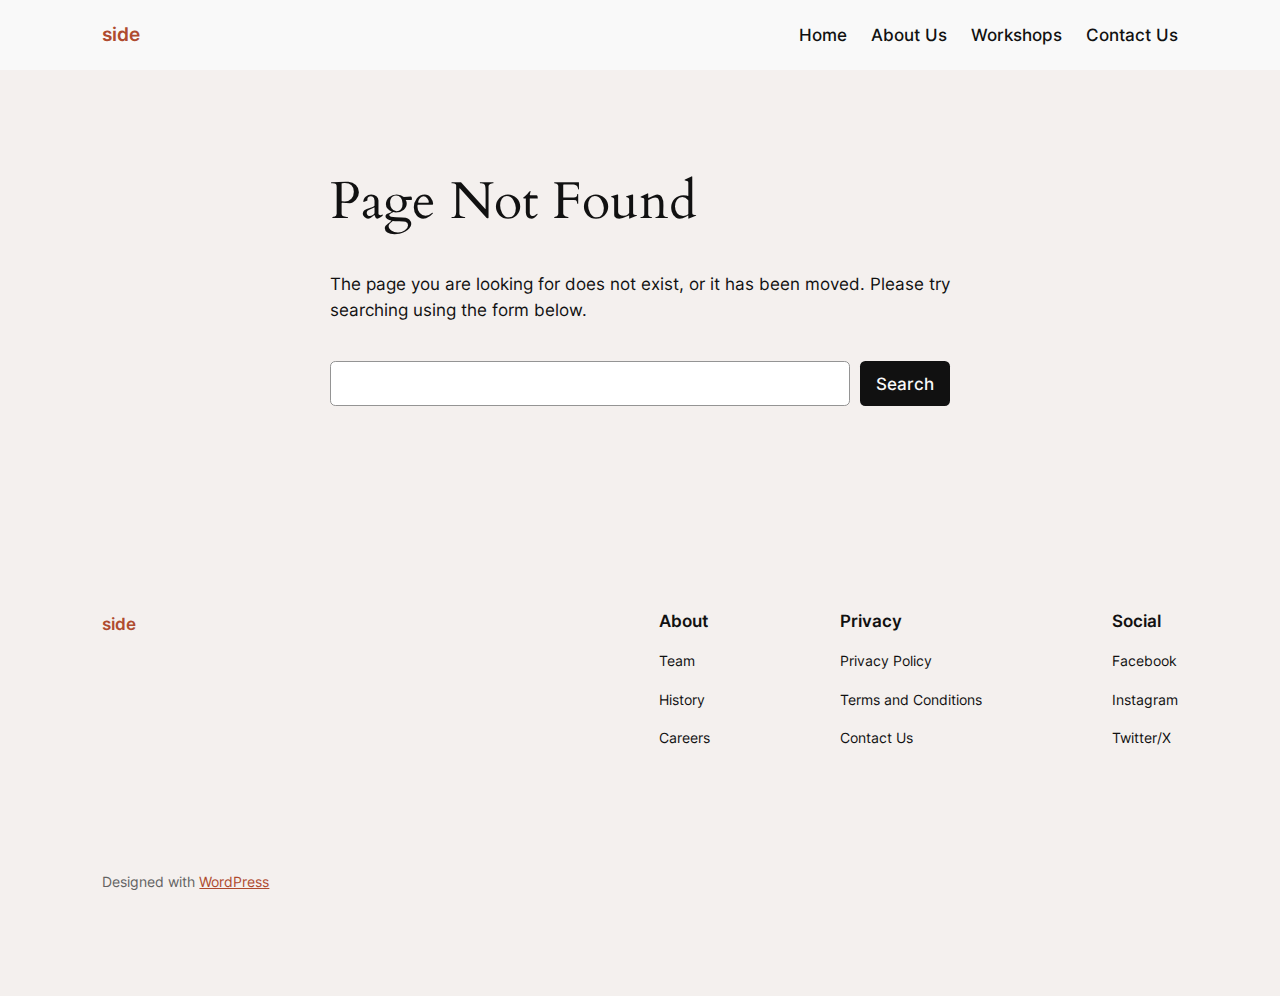
<file: 404/index.html>
<!DOCTYPE html>
<html lang="en-US">
<head>
	<meta charset="UTF-8">
	<meta name="viewport" content="width=device-width, initial-scale=1">
<meta name="robots" content="max-image-preview:large">
<title>Page not found &#8211; side</title>
<link rel="alternate" type="application/rss+xml" title="side &raquo; Feed" href="/feed/">
<link rel="alternate" type="application/rss+xml" title="side &raquo; Comments Feed" href="/comments/feed/">
<script>
window._wpemojiSettings = {"baseUrl":"https:\/\/s.w.org\/images\/core\/emoji\/15.0.3\/72x72\/","ext":".png","svgUrl":"https:\/\/s.w.org\/images\/core\/emoji\/15.0.3\/svg\/","svgExt":".svg","source":{"concatemoji":"\/wp-includes\/js\/wp-emoji-release.min.js?ver=6.6.2"}};
/*! This file is auto-generated */
!function(i,n){var o,s,e;function c(e){try{var t={supportTests:e,timestamp:(new Date).valueOf()};sessionStorage.setItem(o,JSON.stringify(t))}catch(e){}}function p(e,t,n){e.clearRect(0,0,e.canvas.width,e.canvas.height),e.fillText(t,0,0);var t=new Uint32Array(e.getImageData(0,0,e.canvas.width,e.canvas.height).data),r=(e.clearRect(0,0,e.canvas.width,e.canvas.height),e.fillText(n,0,0),new Uint32Array(e.getImageData(0,0,e.canvas.width,e.canvas.height).data));return t.every(function(e,t){return e===r[t]})}function u(e,t,n){switch(t){case"flag":return n(e,"🏳️‍⚧️","🏳️​⚧️")?!1:!n(e,"🇺🇳","🇺​🇳")&&!n(e,"🏴󠁧󠁢󠁥󠁮󠁧󠁿","🏴​󠁧​󠁢​󠁥​󠁮​󠁧​󠁿");case"emoji":return!n(e,"🐦‍⬛","🐦​⬛")}return!1}function f(e,t,n){var r="undefined"!=typeof WorkerGlobalScope&&self instanceof WorkerGlobalScope?new OffscreenCanvas(300,150):i.createElement("canvas"),a=r.getContext("2d",{willReadFrequently:!0}),o=(a.textBaseline="top",a.font="600 32px Arial",{});return e.forEach(function(e){o[e]=t(a,e,n)}),o}function t(e){var t=i.createElement("script");t.src=e,t.defer=!0,i.head.appendChild(t)}"undefined"!=typeof Promise&&(o="wpEmojiSettingsSupports",s=["flag","emoji"],n.supports={everything:!0,everythingExceptFlag:!0},e=new Promise(function(e){i.addEventListener("DOMContentLoaded",e,{once:!0})}),new Promise(function(t){var n=function(){try{var e=JSON.parse(sessionStorage.getItem(o));if("object"==typeof e&&"number"==typeof e.timestamp&&(new Date).valueOf()<e.timestamp+604800&&"object"==typeof e.supportTests)return e.supportTests}catch(e){}return null}();if(!n){if("undefined"!=typeof Worker&&"undefined"!=typeof OffscreenCanvas&&"undefined"!=typeof URL&&URL.createObjectURL&&"undefined"!=typeof Blob)try{var e="postMessage("+f.toString()+"("+[JSON.stringify(s),u.toString(),p.toString()].join(",")+"));",r=new Blob([e],{type:"text/javascript"}),a=new Worker(URL.createObjectURL(r),{name:"wpTestEmojiSupports"});return void(a.onmessage=function(e){c(n=e.data),a.terminate(),t(n)})}catch(e){}c(n=f(s,u,p))}t(n)}).then(function(e){for(var t in e)n.supports[t]=e[t],n.supports.everything=n.supports.everything&&n.supports[t],"flag"!==t&&(n.supports.everythingExceptFlag=n.supports.everythingExceptFlag&&n.supports[t]);n.supports.everythingExceptFlag=n.supports.everythingExceptFlag&&!n.supports.flag,n.DOMReady=!1,n.readyCallback=function(){n.DOMReady=!0}}).then(function(){return e}).then(function(){var e;n.supports.everything||(n.readyCallback(),(e=n.source||{}).concatemoji?t(e.concatemoji):e.wpemoji&&e.twemoji&&(t(e.twemoji),t(e.wpemoji)))}))}((window,document),window._wpemojiSettings);
</script>
<style id="wp-block-site-logo-inline-css">.wp-block-site-logo{box-sizing:border-box;line-height:0}.wp-block-site-logo a{display:inline-block;line-height:0}.wp-block-site-logo.is-default-size img{height:auto;width:120px}.wp-block-site-logo img{height:auto;max-width:100%}.wp-block-site-logo a,.wp-block-site-logo img{border-radius:inherit}.wp-block-site-logo.aligncenter{margin-left:auto;margin-right:auto;text-align:center}:root :where(.wp-block-site-logo.is-style-rounded){border-radius:9999px}</style>
<style id="wp-block-site-title-inline-css">:root :where(.wp-block-site-title a){color:inherit}</style>
<style id="wp-block-group-inline-css">.wp-block-group{box-sizing:border-box}:where(.wp-block-group.wp-block-group-is-layout-constrained){position:relative}</style>
<style id="wp-block-navigation-link-inline-css">.wp-block-navigation .wp-block-navigation-item__label{overflow-wrap:break-word}.wp-block-navigation .wp-block-navigation-item__description{display:none}.link-ui-tools{border-top:1px solid #f0f0f0;padding:8px}.link-ui-block-inserter{padding-top:8px}.link-ui-block-inserter__back{margin-left:8px;text-transform:uppercase}

				.is-style-arrow-link .wp-block-navigation-item__label:after {
					content: "\2197";
					padding-inline-start: 0.25rem;
					vertical-align: middle;
					text-decoration: none;
					display: inline-block;
				}</style>
<link rel="stylesheet" id="wp-block-navigation-css" href="/wp-includes/blocks/navigation/style.min.css?ver=6.6.2" media="all">
<style id="wp-block-heading-inline-css">h1.has-background,h2.has-background,h3.has-background,h4.has-background,h5.has-background,h6.has-background{padding:1.25em 2.375em}h1.has-text-align-left[style*=writing-mode]:where([style*=vertical-lr]),h1.has-text-align-right[style*=writing-mode]:where([style*=vertical-rl]),h2.has-text-align-left[style*=writing-mode]:where([style*=vertical-lr]),h2.has-text-align-right[style*=writing-mode]:where([style*=vertical-rl]),h3.has-text-align-left[style*=writing-mode]:where([style*=vertical-lr]),h3.has-text-align-right[style*=writing-mode]:where([style*=vertical-rl]),h4.has-text-align-left[style*=writing-mode]:where([style*=vertical-lr]),h4.has-text-align-right[style*=writing-mode]:where([style*=vertical-rl]),h5.has-text-align-left[style*=writing-mode]:where([style*=vertical-lr]),h5.has-text-align-right[style*=writing-mode]:where([style*=vertical-rl]),h6.has-text-align-left[style*=writing-mode]:where([style*=vertical-lr]),h6.has-text-align-right[style*=writing-mode]:where([style*=vertical-rl]){rotate:180deg}

				.is-style-asterisk:before {
					content: '';
					width: 1.5rem;
					height: 3rem;
					background: var(--wp--preset--color--contrast-2, currentColor);
					clip-path: path('M11.93.684v8.039l5.633-5.633 1.216 1.23-5.66 5.66h8.04v1.737H13.2l5.701 5.701-1.23 1.23-5.742-5.742V21h-1.737v-8.094l-5.77 5.77-1.23-1.217 5.743-5.742H.842V9.98h8.162l-5.701-5.7 1.23-1.231 5.66 5.66V.684h1.737Z');
					display: block;
				}

				/* Hide the asterisk if the heading has no content, to avoid using empty headings to display the asterisk only, which is an A11Y issue */
				.is-style-asterisk:empty:before {
					content: none;
				}

				.is-style-asterisk:-moz-only-whitespace:before {
					content: none;
				}

				.is-style-asterisk.has-text-align-center:before {
					margin: 0 auto;
				}

				.is-style-asterisk.has-text-align-right:before {
					margin-left: auto;
				}

				.rtl .is-style-asterisk.has-text-align-left:before {
					margin-right: auto;
				}</style>
<style id="wp-block-paragraph-inline-css">.is-small-text{font-size:.875em}.is-regular-text{font-size:1em}.is-large-text{font-size:2.25em}.is-larger-text{font-size:3em}.has-drop-cap:not(:focus):first-letter{float:left;font-size:8.4em;font-style:normal;font-weight:100;line-height:.68;margin:.05em .1em 0 0;text-transform:uppercase}body.rtl .has-drop-cap:not(:focus):first-letter{float:none;margin-left:.1em}p.has-drop-cap.has-background{overflow:hidden}:root :where(p.has-background){padding:1.25em 2.375em}:where(p.has-text-color:not(.has-link-color)) a{color:inherit}p.has-text-align-left[style*="writing-mode:vertical-lr"],p.has-text-align-right[style*="writing-mode:vertical-rl"]{rotate:180deg}</style>
<style id="wp-block-search-inline-css">.wp-block-search__button{margin-left:10px;word-break:normal}.wp-block-search__button.has-icon{line-height:0}.wp-block-search__button svg{height:1.25em;min-height:24px;min-width:24px;width:1.25em;fill:currentColor;vertical-align:text-bottom}:where(.wp-block-search__button){border:1px solid #ccc;padding:6px 10px}.wp-block-search__inside-wrapper{display:flex;flex:auto;flex-wrap:nowrap;max-width:100%}.wp-block-search__label{width:100%}.wp-block-search__input{appearance:none;border:1px solid #949494;flex-grow:1;margin-left:0;margin-right:0;min-width:3rem;padding:8px;text-decoration:unset!important}.wp-block-search.wp-block-search__button-only .wp-block-search__button{flex-shrink:0;margin-left:0;max-width:100%}.wp-block-search.wp-block-search__button-only .wp-block-search__button[aria-expanded=true]{max-width:calc(100% - 100px)}.wp-block-search.wp-block-search__button-only .wp-block-search__inside-wrapper{min-width:0!important;transition-property:width}.wp-block-search.wp-block-search__button-only .wp-block-search__input{flex-basis:100%;transition-duration:.3s}.wp-block-search.wp-block-search__button-only.wp-block-search__searchfield-hidden,.wp-block-search.wp-block-search__button-only.wp-block-search__searchfield-hidden .wp-block-search__inside-wrapper{overflow:hidden}.wp-block-search.wp-block-search__button-only.wp-block-search__searchfield-hidden .wp-block-search__input{border-left-width:0!important;border-right-width:0!important;flex-basis:0;flex-grow:0;margin:0;min-width:0!important;padding-left:0!important;padding-right:0!important;width:0!important}:where(.wp-block-search__input){font-family:inherit;font-size:inherit;font-style:inherit;font-weight:inherit;letter-spacing:inherit;line-height:inherit;text-transform:inherit}:where(.wp-block-search__button-inside .wp-block-search__inside-wrapper){border:1px solid #949494;box-sizing:border-box;padding:4px}:where(.wp-block-search__button-inside .wp-block-search__inside-wrapper) .wp-block-search__input{border:none;border-radius:0;padding:0 4px}:where(.wp-block-search__button-inside .wp-block-search__inside-wrapper) .wp-block-search__input:focus{outline:none}:where(.wp-block-search__button-inside .wp-block-search__inside-wrapper) :where(.wp-block-search__button){padding:4px 8px}.wp-block-search.aligncenter .wp-block-search__inside-wrapper{margin:auto}.wp-block[data-align=right] .wp-block-search.wp-block-search__button-only .wp-block-search__inside-wrapper{float:right}</style>
<style id="wp-block-columns-inline-css">.wp-block-columns{align-items:normal!important;box-sizing:border-box;display:flex;flex-wrap:wrap!important}@media (min-width:782px){.wp-block-columns{flex-wrap:nowrap!important}}.wp-block-columns.are-vertically-aligned-top{align-items:flex-start}.wp-block-columns.are-vertically-aligned-center{align-items:center}.wp-block-columns.are-vertically-aligned-bottom{align-items:flex-end}@media (max-width:781px){.wp-block-columns:not(.is-not-stacked-on-mobile)>.wp-block-column{flex-basis:100%!important}}@media (min-width:782px){.wp-block-columns:not(.is-not-stacked-on-mobile)>.wp-block-column{flex-basis:0;flex-grow:1}.wp-block-columns:not(.is-not-stacked-on-mobile)>.wp-block-column[style*=flex-basis]{flex-grow:0}}.wp-block-columns.is-not-stacked-on-mobile{flex-wrap:nowrap!important}.wp-block-columns.is-not-stacked-on-mobile>.wp-block-column{flex-basis:0;flex-grow:1}.wp-block-columns.is-not-stacked-on-mobile>.wp-block-column[style*=flex-basis]{flex-grow:0}:where(.wp-block-columns){margin-bottom:1.75em}:where(.wp-block-columns.has-background){padding:1.25em 2.375em}.wp-block-column{flex-grow:1;min-width:0;overflow-wrap:break-word;word-break:break-word}.wp-block-column.is-vertically-aligned-top{align-self:flex-start}.wp-block-column.is-vertically-aligned-center{align-self:center}.wp-block-column.is-vertically-aligned-bottom{align-self:flex-end}.wp-block-column.is-vertically-aligned-stretch{align-self:stretch}.wp-block-column.is-vertically-aligned-bottom,.wp-block-column.is-vertically-aligned-center,.wp-block-column.is-vertically-aligned-top{width:100%}</style>
<link rel="stylesheet" id="hfe-widgets-style-css" href="/wp-content/plugins/header-footer-elementor/inc/widgets-css/frontend.css?ver=1.6.43" media="all">
<style id="wp-emoji-styles-inline-css">img.wp-smiley, img.emoji {
		display: inline !important;
		border: none !important;
		box-shadow: none !important;
		height: 1em !important;
		width: 1em !important;
		margin: 0 0.07em !important;
		vertical-align: -0.1em !important;
		background: none !important;
		padding: 0 !important;
	}</style>
<style id="wp-block-library-inline-css">:root{--wp-admin-theme-color:#007cba;--wp-admin-theme-color--rgb:0,124,186;--wp-admin-theme-color-darker-10:#006ba1;--wp-admin-theme-color-darker-10--rgb:0,107,161;--wp-admin-theme-color-darker-20:#005a87;--wp-admin-theme-color-darker-20--rgb:0,90,135;--wp-admin-border-width-focus:2px;--wp-block-synced-color:#7a00df;--wp-block-synced-color--rgb:122,0,223;--wp-bound-block-color:var(--wp-block-synced-color)}@media (min-resolution:192dpi){:root{--wp-admin-border-width-focus:1.5px}}.wp-element-button{cursor:pointer}:root{--wp--preset--font-size--normal:16px;--wp--preset--font-size--huge:42px}:root .has-very-light-gray-background-color{background-color:#eee}:root .has-very-dark-gray-background-color{background-color:#313131}:root .has-very-light-gray-color{color:#eee}:root .has-very-dark-gray-color{color:#313131}:root .has-vivid-green-cyan-to-vivid-cyan-blue-gradient-background{background:linear-gradient(135deg,#00d084,#0693e3)}:root .has-purple-crush-gradient-background{background:linear-gradient(135deg,#34e2e4,#4721fb 50%,#ab1dfe)}:root .has-hazy-dawn-gradient-background{background:linear-gradient(135deg,#faaca8,#dad0ec)}:root .has-subdued-olive-gradient-background{background:linear-gradient(135deg,#fafae1,#67a671)}:root .has-atomic-cream-gradient-background{background:linear-gradient(135deg,#fdd79a,#004a59)}:root .has-nightshade-gradient-background{background:linear-gradient(135deg,#330968,#31cdcf)}:root .has-midnight-gradient-background{background:linear-gradient(135deg,#020381,#2874fc)}.has-regular-font-size{font-size:1em}.has-larger-font-size{font-size:2.625em}.has-normal-font-size{font-size:var(--wp--preset--font-size--normal)}.has-huge-font-size{font-size:var(--wp--preset--font-size--huge)}.has-text-align-center{text-align:center}.has-text-align-left{text-align:left}.has-text-align-right{text-align:right}#end-resizable-editor-section{display:none}.aligncenter{clear:both}.items-justified-left{justify-content:flex-start}.items-justified-center{justify-content:center}.items-justified-right{justify-content:flex-end}.items-justified-space-between{justify-content:space-between}.screen-reader-text{border:0;clip:rect(1px,1px,1px,1px);clip-path:inset(50%);height:1px;margin:-1px;overflow:hidden;padding:0;position:absolute;width:1px;word-wrap:normal!important}.screen-reader-text:focus{background-color:#ddd;clip:auto!important;clip-path:none;color:#444;display:block;font-size:1em;height:auto;left:5px;line-height:normal;padding:15px 23px 14px;text-decoration:none;top:5px;width:auto;z-index:100000}html :where(.has-border-color){border-style:solid}html :where([style*=border-top-color]){border-top-style:solid}html :where([style*=border-right-color]){border-right-style:solid}html :where([style*=border-bottom-color]){border-bottom-style:solid}html :where([style*=border-left-color]){border-left-style:solid}html :where([style*=border-width]){border-style:solid}html :where([style*=border-top-width]){border-top-style:solid}html :where([style*=border-right-width]){border-right-style:solid}html :where([style*=border-bottom-width]){border-bottom-style:solid}html :where([style*=border-left-width]){border-left-style:solid}html :where(img[class*=wp-image-]){height:auto;max-width:100%}:where(figure){margin:0 0 1em}html :where(.is-position-sticky){--wp-admin--admin-bar--position-offset:var(--wp-admin--admin-bar--height,0px)}@media screen and (max-width:600px){html :where(.is-position-sticky){--wp-admin--admin-bar--position-offset:0px}}</style>
<style id="global-styles-inline-css">:root{--wp--preset--aspect-ratio--square: 1;--wp--preset--aspect-ratio--4-3: 4/3;--wp--preset--aspect-ratio--3-4: 3/4;--wp--preset--aspect-ratio--3-2: 3/2;--wp--preset--aspect-ratio--2-3: 2/3;--wp--preset--aspect-ratio--16-9: 16/9;--wp--preset--aspect-ratio--9-16: 9/16;--wp--preset--color--black: #000000;--wp--preset--color--cyan-bluish-gray: #abb8c3;--wp--preset--color--white: #ffffff;--wp--preset--color--pale-pink: #f78da7;--wp--preset--color--vivid-red: #cf2e2e;--wp--preset--color--luminous-vivid-orange: #ff6900;--wp--preset--color--luminous-vivid-amber: #fcb900;--wp--preset--color--light-green-cyan: #7bdcb5;--wp--preset--color--vivid-green-cyan: #00d084;--wp--preset--color--pale-cyan-blue: #8ed1fc;--wp--preset--color--vivid-cyan-blue: #0693e3;--wp--preset--color--vivid-purple: #9b51e0;--wp--preset--color--base: #f9f9f9;--wp--preset--color--base-2: #ffffff;--wp--preset--color--contrast: #111111;--wp--preset--color--contrast-2: #636363;--wp--preset--color--contrast-3: #A4A4A4;--wp--preset--color--accent: #cfcabe;--wp--preset--color--accent-2: #c2a990;--wp--preset--color--accent-3: #d8613c;--wp--preset--color--accent-4: #b1c5a4;--wp--preset--color--accent-5: #b5bdbc;--wp--preset--gradient--vivid-cyan-blue-to-vivid-purple: linear-gradient(135deg,rgba(6,147,227,1) 0%,rgb(155,81,224) 100%);--wp--preset--gradient--light-green-cyan-to-vivid-green-cyan: linear-gradient(135deg,rgb(122,220,180) 0%,rgb(0,208,130) 100%);--wp--preset--gradient--luminous-vivid-amber-to-luminous-vivid-orange: linear-gradient(135deg,rgba(252,185,0,1) 0%,rgba(255,105,0,1) 100%);--wp--preset--gradient--luminous-vivid-orange-to-vivid-red: linear-gradient(135deg,rgba(255,105,0,1) 0%,rgb(207,46,46) 100%);--wp--preset--gradient--very-light-gray-to-cyan-bluish-gray: linear-gradient(135deg,rgb(238,238,238) 0%,rgb(169,184,195) 100%);--wp--preset--gradient--cool-to-warm-spectrum: linear-gradient(135deg,rgb(74,234,220) 0%,rgb(151,120,209) 20%,rgb(207,42,186) 40%,rgb(238,44,130) 60%,rgb(251,105,98) 80%,rgb(254,248,76) 100%);--wp--preset--gradient--blush-light-purple: linear-gradient(135deg,rgb(255,206,236) 0%,rgb(152,150,240) 100%);--wp--preset--gradient--blush-bordeaux: linear-gradient(135deg,rgb(254,205,165) 0%,rgb(254,45,45) 50%,rgb(107,0,62) 100%);--wp--preset--gradient--luminous-dusk: linear-gradient(135deg,rgb(255,203,112) 0%,rgb(199,81,192) 50%,rgb(65,88,208) 100%);--wp--preset--gradient--pale-ocean: linear-gradient(135deg,rgb(255,245,203) 0%,rgb(182,227,212) 50%,rgb(51,167,181) 100%);--wp--preset--gradient--electric-grass: linear-gradient(135deg,rgb(202,248,128) 0%,rgb(113,206,126) 100%);--wp--preset--gradient--midnight: linear-gradient(135deg,rgb(2,3,129) 0%,rgb(40,116,252) 100%);--wp--preset--gradient--gradient-1: linear-gradient(to bottom, #cfcabe 0%, #F9F9F9 100%);--wp--preset--gradient--gradient-2: linear-gradient(to bottom, #C2A990 0%, #F9F9F9 100%);--wp--preset--gradient--gradient-3: linear-gradient(to bottom, #D8613C 0%, #F9F9F9 100%);--wp--preset--gradient--gradient-4: linear-gradient(to bottom, #B1C5A4 0%, #F9F9F9 100%);--wp--preset--gradient--gradient-5: linear-gradient(to bottom, #B5BDBC 0%, #F9F9F9 100%);--wp--preset--gradient--gradient-6: linear-gradient(to bottom, #A4A4A4 0%, #F9F9F9 100%);--wp--preset--gradient--gradient-7: linear-gradient(to bottom, #cfcabe 50%, #F9F9F9 50%);--wp--preset--gradient--gradient-8: linear-gradient(to bottom, #C2A990 50%, #F9F9F9 50%);--wp--preset--gradient--gradient-9: linear-gradient(to bottom, #D8613C 50%, #F9F9F9 50%);--wp--preset--gradient--gradient-10: linear-gradient(to bottom, #B1C5A4 50%, #F9F9F9 50%);--wp--preset--gradient--gradient-11: linear-gradient(to bottom, #B5BDBC 50%, #F9F9F9 50%);--wp--preset--gradient--gradient-12: linear-gradient(to bottom, #A4A4A4 50%, #F9F9F9 50%);--wp--preset--font-size--small: 0.9rem;--wp--preset--font-size--medium: 1.05rem;--wp--preset--font-size--large: clamp(1.39rem, 1.39rem + ((1vw - 0.2rem) * 0.767), 1.85rem);--wp--preset--font-size--x-large: clamp(1.85rem, 1.85rem + ((1vw - 0.2rem) * 1.083), 2.5rem);--wp--preset--font-size--xx-large: clamp(2.5rem, 2.5rem + ((1vw - 0.2rem) * 1.283), 3.27rem);--wp--preset--font-family--body: "Inter", sans-serif;--wp--preset--font-family--heading: Cardo;--wp--preset--font-family--system-sans-serif: -apple-system, BlinkMacSystemFont, avenir next, avenir, segoe ui, helvetica neue, helvetica, Cantarell, Ubuntu, roboto, noto, arial, sans-serif;--wp--preset--font-family--system-serif: Iowan Old Style, Apple Garamond, Baskerville, Times New Roman, Droid Serif, Times, Source Serif Pro, serif, Apple Color Emoji, Segoe UI Emoji, Segoe UI Symbol;--wp--preset--spacing--20: min(1.5rem, 2vw);--wp--preset--spacing--30: min(2.5rem, 3vw);--wp--preset--spacing--40: min(4rem, 5vw);--wp--preset--spacing--50: min(6.5rem, 8vw);--wp--preset--spacing--60: min(10.5rem, 13vw);--wp--preset--spacing--70: 3.38rem;--wp--preset--spacing--80: 5.06rem;--wp--preset--spacing--10: 1rem;--wp--preset--shadow--natural: 6px 6px 9px rgba(0, 0, 0, 0.2);--wp--preset--shadow--deep: 12px 12px 50px rgba(0, 0, 0, 0.4);--wp--preset--shadow--sharp: 6px 6px 0px rgba(0, 0, 0, 0.2);--wp--preset--shadow--outlined: 6px 6px 0px -3px rgba(255, 255, 255, 1), 6px 6px rgba(0, 0, 0, 1);--wp--preset--shadow--crisp: 6px 6px 0px rgba(0, 0, 0, 1);}:root { --wp--style--global--content-size: 620px;--wp--style--global--wide-size: 1280px; }:where(body) { margin: 0; }.wp-site-blocks { padding-top: var(--wp--style--root--padding-top); padding-bottom: var(--wp--style--root--padding-bottom); }.has-global-padding { padding-right: var(--wp--style--root--padding-right); padding-left: var(--wp--style--root--padding-left); }.has-global-padding > .alignfull { margin-right: calc(var(--wp--style--root--padding-right) * -1); margin-left: calc(var(--wp--style--root--padding-left) * -1); }.has-global-padding :where(:not(.alignfull.is-layout-flow) > .has-global-padding:not(.wp-block-block, .alignfull)) { padding-right: 0; padding-left: 0; }.has-global-padding :where(:not(.alignfull.is-layout-flow) > .has-global-padding:not(.wp-block-block, .alignfull)) > .alignfull { margin-left: 0; margin-right: 0; }.wp-site-blocks > .alignleft { float: left; margin-right: 2em; }.wp-site-blocks > .alignright { float: right; margin-left: 2em; }.wp-site-blocks > .aligncenter { justify-content: center; margin-left: auto; margin-right: auto; }:where(.wp-site-blocks) > * { margin-block-start: 1.2rem; margin-block-end: 0; }:where(.wp-site-blocks) > :first-child { margin-block-start: 0; }:where(.wp-site-blocks) > :last-child { margin-block-end: 0; }:root { --wp--style--block-gap: 1.2rem; }:root :where(.is-layout-flow) > :first-child{margin-block-start: 0;}:root :where(.is-layout-flow) > :last-child{margin-block-end: 0;}:root :where(.is-layout-flow) > *{margin-block-start: 1.2rem;margin-block-end: 0;}:root :where(.is-layout-constrained) > :first-child{margin-block-start: 0;}:root :where(.is-layout-constrained) > :last-child{margin-block-end: 0;}:root :where(.is-layout-constrained) > *{margin-block-start: 1.2rem;margin-block-end: 0;}:root :where(.is-layout-flex){gap: 1.2rem;}:root :where(.is-layout-grid){gap: 1.2rem;}.is-layout-flow > .alignleft{float: left;margin-inline-start: 0;margin-inline-end: 2em;}.is-layout-flow > .alignright{float: right;margin-inline-start: 2em;margin-inline-end: 0;}.is-layout-flow > .aligncenter{margin-left: auto !important;margin-right: auto !important;}.is-layout-constrained > .alignleft{float: left;margin-inline-start: 0;margin-inline-end: 2em;}.is-layout-constrained > .alignright{float: right;margin-inline-start: 2em;margin-inline-end: 0;}.is-layout-constrained > .aligncenter{margin-left: auto !important;margin-right: auto !important;}.is-layout-constrained > :where(:not(.alignleft):not(.alignright):not(.alignfull)){max-width: var(--wp--style--global--content-size);margin-left: auto !important;margin-right: auto !important;}.is-layout-constrained > .alignwide{max-width: var(--wp--style--global--wide-size);}body .is-layout-flex{display: flex;}.is-layout-flex{flex-wrap: wrap;align-items: center;}.is-layout-flex > :is(*, div){margin: 0;}body .is-layout-grid{display: grid;}.is-layout-grid > :is(*, div){margin: 0;}body{background-color: var(--wp--preset--color--base);color: var(--wp--preset--color--contrast);font-family: var(--wp--preset--font-family--body);font-size: var(--wp--preset--font-size--medium);font-style: normal;font-weight: 400;line-height: 1.55;--wp--style--root--padding-top: 0px;--wp--style--root--padding-right: var(--wp--preset--spacing--50);--wp--style--root--padding-bottom: 0px;--wp--style--root--padding-left: var(--wp--preset--spacing--50);}a:where(:not(.wp-element-button)){color: var(--wp--preset--color--contrast);text-decoration: underline;}:root :where(a:where(:not(.wp-element-button)):hover){text-decoration: none;}h1, h2, h3, h4, h5, h6{color: var(--wp--preset--color--contrast);font-family: var(--wp--preset--font-family--heading);font-weight: 400;line-height: 1.2;}h1{font-size: var(--wp--preset--font-size--xx-large);line-height: 1.15;}h2{font-size: var(--wp--preset--font-size--x-large);}h3{font-size: var(--wp--preset--font-size--large);}h4{font-size: clamp(1.1rem, 1.1rem + ((1vw - 0.2rem) * 0.767), 1.5rem);}h5{font-size: var(--wp--preset--font-size--medium);}h6{font-size: var(--wp--preset--font-size--small);}:root :where(.wp-element-button, .wp-block-button__link){background-color: var(--wp--preset--color--contrast);border-radius: .33rem;border-color: var(--wp--preset--color--contrast);border-width: 0;color: var(--wp--preset--color--base);font-family: inherit;font-size: var(--wp--preset--font-size--small);font-style: normal;font-weight: 500;line-height: inherit;padding-top: 0.6rem;padding-right: 1rem;padding-bottom: 0.6rem;padding-left: 1rem;text-decoration: none;}:root :where(.wp-element-button:hover, .wp-block-button__link:hover){background-color: var(--wp--preset--color--contrast-2);border-color: var(--wp--preset--color--contrast-2);color: var(--wp--preset--color--base);}:root :where(.wp-element-button:focus, .wp-block-button__link:focus){background-color: var(--wp--preset--color--contrast-2);border-color: var(--wp--preset--color--contrast-2);color: var(--wp--preset--color--base);outline-color: var(--wp--preset--color--contrast);outline-offset: 2px;}:root :where(.wp-element-button:active, .wp-block-button__link:active){background-color: var(--wp--preset--color--contrast);color: var(--wp--preset--color--base);}:root :where(.wp-element-caption, .wp-block-audio figcaption, .wp-block-embed figcaption, .wp-block-gallery figcaption, .wp-block-image figcaption, .wp-block-table figcaption, .wp-block-video figcaption){color: var(--wp--preset--color--contrast-2);font-family: var(--wp--preset--font-family--body);font-size: 0.8rem;}.has-black-color{color: var(--wp--preset--color--black) !important;}.has-cyan-bluish-gray-color{color: var(--wp--preset--color--cyan-bluish-gray) !important;}.has-white-color{color: var(--wp--preset--color--white) !important;}.has-pale-pink-color{color: var(--wp--preset--color--pale-pink) !important;}.has-vivid-red-color{color: var(--wp--preset--color--vivid-red) !important;}.has-luminous-vivid-orange-color{color: var(--wp--preset--color--luminous-vivid-orange) !important;}.has-luminous-vivid-amber-color{color: var(--wp--preset--color--luminous-vivid-amber) !important;}.has-light-green-cyan-color{color: var(--wp--preset--color--light-green-cyan) !important;}.has-vivid-green-cyan-color{color: var(--wp--preset--color--vivid-green-cyan) !important;}.has-pale-cyan-blue-color{color: var(--wp--preset--color--pale-cyan-blue) !important;}.has-vivid-cyan-blue-color{color: var(--wp--preset--color--vivid-cyan-blue) !important;}.has-vivid-purple-color{color: var(--wp--preset--color--vivid-purple) !important;}.has-base-color{color: var(--wp--preset--color--base) !important;}.has-base-2-color{color: var(--wp--preset--color--base-2) !important;}.has-contrast-color{color: var(--wp--preset--color--contrast) !important;}.has-contrast-2-color{color: var(--wp--preset--color--contrast-2) !important;}.has-contrast-3-color{color: var(--wp--preset--color--contrast-3) !important;}.has-accent-color{color: var(--wp--preset--color--accent) !important;}.has-accent-2-color{color: var(--wp--preset--color--accent-2) !important;}.has-accent-3-color{color: var(--wp--preset--color--accent-3) !important;}.has-accent-4-color{color: var(--wp--preset--color--accent-4) !important;}.has-accent-5-color{color: var(--wp--preset--color--accent-5) !important;}.has-black-background-color{background-color: var(--wp--preset--color--black) !important;}.has-cyan-bluish-gray-background-color{background-color: var(--wp--preset--color--cyan-bluish-gray) !important;}.has-white-background-color{background-color: var(--wp--preset--color--white) !important;}.has-pale-pink-background-color{background-color: var(--wp--preset--color--pale-pink) !important;}.has-vivid-red-background-color{background-color: var(--wp--preset--color--vivid-red) !important;}.has-luminous-vivid-orange-background-color{background-color: var(--wp--preset--color--luminous-vivid-orange) !important;}.has-luminous-vivid-amber-background-color{background-color: var(--wp--preset--color--luminous-vivid-amber) !important;}.has-light-green-cyan-background-color{background-color: var(--wp--preset--color--light-green-cyan) !important;}.has-vivid-green-cyan-background-color{background-color: var(--wp--preset--color--vivid-green-cyan) !important;}.has-pale-cyan-blue-background-color{background-color: var(--wp--preset--color--pale-cyan-blue) !important;}.has-vivid-cyan-blue-background-color{background-color: var(--wp--preset--color--vivid-cyan-blue) !important;}.has-vivid-purple-background-color{background-color: var(--wp--preset--color--vivid-purple) !important;}.has-base-background-color{background-color: var(--wp--preset--color--base) !important;}.has-base-2-background-color{background-color: var(--wp--preset--color--base-2) !important;}.has-contrast-background-color{background-color: var(--wp--preset--color--contrast) !important;}.has-contrast-2-background-color{background-color: var(--wp--preset--color--contrast-2) !important;}.has-contrast-3-background-color{background-color: var(--wp--preset--color--contrast-3) !important;}.has-accent-background-color{background-color: var(--wp--preset--color--accent) !important;}.has-accent-2-background-color{background-color: var(--wp--preset--color--accent-2) !important;}.has-accent-3-background-color{background-color: var(--wp--preset--color--accent-3) !important;}.has-accent-4-background-color{background-color: var(--wp--preset--color--accent-4) !important;}.has-accent-5-background-color{background-color: var(--wp--preset--color--accent-5) !important;}.has-black-border-color{border-color: var(--wp--preset--color--black) !important;}.has-cyan-bluish-gray-border-color{border-color: var(--wp--preset--color--cyan-bluish-gray) !important;}.has-white-border-color{border-color: var(--wp--preset--color--white) !important;}.has-pale-pink-border-color{border-color: var(--wp--preset--color--pale-pink) !important;}.has-vivid-red-border-color{border-color: var(--wp--preset--color--vivid-red) !important;}.has-luminous-vivid-orange-border-color{border-color: var(--wp--preset--color--luminous-vivid-orange) !important;}.has-luminous-vivid-amber-border-color{border-color: var(--wp--preset--color--luminous-vivid-amber) !important;}.has-light-green-cyan-border-color{border-color: var(--wp--preset--color--light-green-cyan) !important;}.has-vivid-green-cyan-border-color{border-color: var(--wp--preset--color--vivid-green-cyan) !important;}.has-pale-cyan-blue-border-color{border-color: var(--wp--preset--color--pale-cyan-blue) !important;}.has-vivid-cyan-blue-border-color{border-color: var(--wp--preset--color--vivid-cyan-blue) !important;}.has-vivid-purple-border-color{border-color: var(--wp--preset--color--vivid-purple) !important;}.has-base-border-color{border-color: var(--wp--preset--color--base) !important;}.has-base-2-border-color{border-color: var(--wp--preset--color--base-2) !important;}.has-contrast-border-color{border-color: var(--wp--preset--color--contrast) !important;}.has-contrast-2-border-color{border-color: var(--wp--preset--color--contrast-2) !important;}.has-contrast-3-border-color{border-color: var(--wp--preset--color--contrast-3) !important;}.has-accent-border-color{border-color: var(--wp--preset--color--accent) !important;}.has-accent-2-border-color{border-color: var(--wp--preset--color--accent-2) !important;}.has-accent-3-border-color{border-color: var(--wp--preset--color--accent-3) !important;}.has-accent-4-border-color{border-color: var(--wp--preset--color--accent-4) !important;}.has-accent-5-border-color{border-color: var(--wp--preset--color--accent-5) !important;}.has-vivid-cyan-blue-to-vivid-purple-gradient-background{background: var(--wp--preset--gradient--vivid-cyan-blue-to-vivid-purple) !important;}.has-light-green-cyan-to-vivid-green-cyan-gradient-background{background: var(--wp--preset--gradient--light-green-cyan-to-vivid-green-cyan) !important;}.has-luminous-vivid-amber-to-luminous-vivid-orange-gradient-background{background: var(--wp--preset--gradient--luminous-vivid-amber-to-luminous-vivid-orange) !important;}.has-luminous-vivid-orange-to-vivid-red-gradient-background{background: var(--wp--preset--gradient--luminous-vivid-orange-to-vivid-red) !important;}.has-very-light-gray-to-cyan-bluish-gray-gradient-background{background: var(--wp--preset--gradient--very-light-gray-to-cyan-bluish-gray) !important;}.has-cool-to-warm-spectrum-gradient-background{background: var(--wp--preset--gradient--cool-to-warm-spectrum) !important;}.has-blush-light-purple-gradient-background{background: var(--wp--preset--gradient--blush-light-purple) !important;}.has-blush-bordeaux-gradient-background{background: var(--wp--preset--gradient--blush-bordeaux) !important;}.has-luminous-dusk-gradient-background{background: var(--wp--preset--gradient--luminous-dusk) !important;}.has-pale-ocean-gradient-background{background: var(--wp--preset--gradient--pale-ocean) !important;}.has-electric-grass-gradient-background{background: var(--wp--preset--gradient--electric-grass) !important;}.has-midnight-gradient-background{background: var(--wp--preset--gradient--midnight) !important;}.has-gradient-1-gradient-background{background: var(--wp--preset--gradient--gradient-1) !important;}.has-gradient-2-gradient-background{background: var(--wp--preset--gradient--gradient-2) !important;}.has-gradient-3-gradient-background{background: var(--wp--preset--gradient--gradient-3) !important;}.has-gradient-4-gradient-background{background: var(--wp--preset--gradient--gradient-4) !important;}.has-gradient-5-gradient-background{background: var(--wp--preset--gradient--gradient-5) !important;}.has-gradient-6-gradient-background{background: var(--wp--preset--gradient--gradient-6) !important;}.has-gradient-7-gradient-background{background: var(--wp--preset--gradient--gradient-7) !important;}.has-gradient-8-gradient-background{background: var(--wp--preset--gradient--gradient-8) !important;}.has-gradient-9-gradient-background{background: var(--wp--preset--gradient--gradient-9) !important;}.has-gradient-10-gradient-background{background: var(--wp--preset--gradient--gradient-10) !important;}.has-gradient-11-gradient-background{background: var(--wp--preset--gradient--gradient-11) !important;}.has-gradient-12-gradient-background{background: var(--wp--preset--gradient--gradient-12) !important;}.has-small-font-size{font-size: var(--wp--preset--font-size--small) !important;}.has-medium-font-size{font-size: var(--wp--preset--font-size--medium) !important;}.has-large-font-size{font-size: var(--wp--preset--font-size--large) !important;}.has-x-large-font-size{font-size: var(--wp--preset--font-size--x-large) !important;}.has-xx-large-font-size{font-size: var(--wp--preset--font-size--xx-large) !important;}.has-body-font-family{font-family: var(--wp--preset--font-family--body) !important;}.has-heading-font-family{font-family: var(--wp--preset--font-family--heading) !important;}.has-system-sans-serif-font-family{font-family: var(--wp--preset--font-family--system-sans-serif) !important;}.has-system-serif-font-family{font-family: var(--wp--preset--font-family--system-serif) !important;}
:root :where(.wp-block-navigation){font-weight: 500;}
:root :where(.wp-block-navigation a:where(:not(.wp-element-button))){text-decoration: none;}
:root :where(.wp-block-navigation a:where(:not(.wp-element-button)):hover){text-decoration: underline;}
:root :where(.wp-block-search .wp-block-search__label, .wp-block-search .wp-block-search__input, .wp-block-search .wp-block-search__button){font-size: var(--wp--preset--font-size--small);}:root :where(.wp-block-search .wp-block-search__input){border-radius:.33rem}
:root :where(.wp-block-search .wp-element-button,.wp-block-search  .wp-block-button__link){border-radius: .33rem;}
:root :where(.wp-block-site-tagline){color: var(--wp--preset--color--contrast-2);font-size: var(--wp--preset--font-size--small);}
:root :where(.wp-block-site-title){font-family: var(--wp--preset--font-family--body);font-size: clamp(0.875rem, 0.875rem + ((1vw - 0.2rem) * 0.542), 1.2rem);font-style: normal;font-weight: 600;}
:root :where(.wp-block-site-title a:where(:not(.wp-element-button))){text-decoration: none;}
:root :where(.wp-block-site-title a:where(:not(.wp-element-button)):hover){text-decoration: none;}
:where(.wp-site-blocks *:focus){outline-width:2px;outline-style:solid}:root :where(.wp-block-calendar.wp-block-calendar table:where(:not(.has-text-color)) th){background-color:var(--wp--preset--color--contrast-2);color:var(--wp--preset--color--base);border-color:var(--wp--preset--color--contrast-2)}:root :where(.wp-block-calendar table:where(:not(.has-text-color)) td){border-color:var(--wp--preset--color--contrast-2)}:root :where(.wp-block-categories){list-style-type:none;}:root :where(.wp-block-categories li){margin-bottom: 0.5rem;}:root :where(.wp-block-post-comments-form textarea, .wp-block-post-comments-form input){border-radius:.33rem}:root :where(.wp-block-loginout input){border-radius:.33rem;padding:calc(0.667em + 2px);border:1px solid #949494;}:root :where(.wp-block-post-terms .wp-block-post-terms__prefix){color: var(--wp--preset--color--contrast-2);}:root :where(.wp-block-query-title span){font-style: italic;}:root :where(.wp-block-quote :where(p)){margin-block-start:0;margin-block-end:calc(var(--wp--preset--spacing--10) + 0.5rem);}:root :where(.wp-block-quote :where(:last-child)){margin-block-end:0;}:root :where(.wp-block-quote.has-text-align-right.is-style-plain, .rtl .is-style-plain.wp-block-quote:not(.has-text-align-center):not(.has-text-align-left)){border-width: 0 2px 0 0;padding-left:calc(var(--wp--preset--spacing--20) + 0.5rem);padding-right:calc(var(--wp--preset--spacing--20) + 0.5rem);}:root :where(.wp-block-quote.has-text-align-left.is-style-plain, body:not(.rtl) .is-style-plain.wp-block-quote:not(.has-text-align-center):not(.has-text-align-right)){border-width: 0 0 0 2px;padding-left:calc(var(--wp--preset--spacing--20) + 0.5rem);padding-right:calc(var(--wp--preset--spacing--20) + 0.5rem)}:root :where(.wp-block-search .wp-block-search__input){border-radius:.33rem}:root :where(.wp-block-separator){}:root :where(.wp-block-separator:not(.is-style-wide):not(.is-style-dots):not(.alignwide):not(.alignfull)){width: var(--wp--preset--spacing--60)}</style>
<style id="core-block-supports-inline-css">.wp-container-core-group-is-layout-1 > *{margin-block-start:0;margin-block-end:0;}.wp-container-core-group-is-layout-1 > * + *{margin-block-start:0px;margin-block-end:0;}.wp-container-core-group-is-layout-2{gap:var(--wp--preset--spacing--20);}.wp-container-core-navigation-is-layout-1{gap:var(--wp--preset--spacing--20);justify-content:flex-end;}.wp-container-core-group-is-layout-3{justify-content:flex-start;}.wp-container-core-group-is-layout-4{justify-content:space-between;}.wp-container-core-group-is-layout-6 > *{margin-block-start:0;margin-block-end:0;}.wp-container-core-group-is-layout-6 > * + *{margin-block-start:var(--wp--preset--spacing--30);margin-block-end:0;}.wp-container-core-group-is-layout-7{flex-direction:column;align-items:flex-start;}.wp-container-core-navigation-is-layout-2{gap:var(--wp--preset--spacing--10);flex-direction:column;align-items:flex-start;}.wp-container-core-group-is-layout-8{gap:var(--wp--preset--spacing--10);flex-direction:column;align-items:flex-start;}.wp-container-core-group-is-layout-9{flex-direction:column;align-items:stretch;}.wp-container-core-navigation-is-layout-3{gap:var(--wp--preset--spacing--10);flex-direction:column;align-items:flex-start;}.wp-container-core-group-is-layout-10{gap:var(--wp--preset--spacing--10);flex-direction:column;align-items:flex-start;}.wp-container-core-group-is-layout-11{flex-direction:column;align-items:stretch;}.wp-container-core-navigation-is-layout-4{gap:var(--wp--preset--spacing--10);flex-direction:column;align-items:flex-start;}.wp-container-core-group-is-layout-12{gap:var(--wp--preset--spacing--10);flex-direction:column;align-items:flex-start;}.wp-container-core-group-is-layout-13{flex-direction:column;align-items:stretch;}.wp-container-core-group-is-layout-14{justify-content:space-between;align-items:flex-start;}.wp-container-core-columns-is-layout-1{flex-wrap:nowrap;}.wp-elements-69a005592d8de9c85f5c3744bd9a4e03 a:where(:not(.wp-element-button)){color:var(--wp--preset--color--contrast);}</style>
<style id="wp-block-template-skip-link-inline-css">.skip-link.screen-reader-text {
			border: 0;
			clip: rect(1px,1px,1px,1px);
			clip-path: inset(50%);
			height: 1px;
			margin: -1px;
			overflow: hidden;
			padding: 0;
			position: absolute !important;
			width: 1px;
			word-wrap: normal !important;
		}

		.skip-link.screen-reader-text:focus {
			background-color: #eee;
			clip: auto !important;
			clip-path: none;
			color: #444;
			display: block;
			font-size: 1em;
			height: auto;
			left: 5px;
			line-height: normal;
			padding: 15px 23px 14px;
			text-decoration: none;
			top: 5px;
			width: auto;
			z-index: 100000;
		}</style>
<link rel="stylesheet" id="hfe-style-css" href="/wp-content/plugins/header-footer-elementor/assets/css/header-footer-elementor.css?ver=1.6.43" media="all">
<link rel="stylesheet" id="elementor-frontend-css" href="/wp-content/plugins/elementor/assets/css/frontend.min.css?ver=3.24.7" media="all">
<link rel="stylesheet" id="swiper-css" href="/wp-content/plugins/elementor/assets/lib/swiper/v8/css/swiper.min.css?ver=8.4.5" media="all">
<link rel="stylesheet" id="e-swiper-css" href="/wp-content/plugins/elementor/assets/css/conditionals/e-swiper.min.css?ver=3.24.7" media="all">
<link rel="stylesheet" id="elementor-post-6-css" href="/wp-content/uploads/elementor/css/post-6.css?ver=1729276253" media="all">
<link rel="stylesheet" id="full-screen-menu-frontend-css" href="/wp-content/plugins/full-screen-menu-for-elementor/assets/css/frontend.min.css?ver=1.0.6" media="all">
<link rel="stylesheet" id="elementor-global-css" href="/wp-content/uploads/elementor/css/global.css?ver=1729276253" media="all">
<link rel="stylesheet" id="elementor-post-105-css" href="/wp-content/uploads/elementor/css/post-105.css?ver=1729276253" media="all">
<link rel="stylesheet" id="elementor-post-283-css" href="/wp-content/uploads/elementor/css/post-283.css?ver=1729276253" media="all">
<link rel="stylesheet" id="hfe-icons-list-css" href="/wp-content/plugins/elementor/assets/css/widget-icon-list.min.css?ver=3.24.3" media="all">
<link rel="stylesheet" id="hfe-social-icons-css" href="/wp-content/plugins/elementor/assets/css/widget-social-icons.min.css?ver=3.24.0" media="all">
<link rel="stylesheet" id="hfe-social-share-icons-brands-css" href="/wp-content/plugins/elementor/assets/lib/font-awesome/css/brands.css?ver=5.15.3" media="all">
<link rel="stylesheet" id="hfe-social-share-icons-fontawesome-css" href="/wp-content/plugins/elementor/assets/lib/font-awesome/css/fontawesome.css?ver=5.15.3" media="all">
<link rel="stylesheet" id="hfe-nav-menu-icons-css" href="/wp-content/plugins/elementor/assets/lib/font-awesome/css/solid.css?ver=5.15.3" media="all">
<link rel="stylesheet" id="google-fonts-1-css" href="https://fonts.googleapis.com/css?family=Inter%3A100%2C100italic%2C200%2C200italic%2C300%2C300italic%2C400%2C400italic%2C500%2C500italic%2C600%2C600italic%2C700%2C700italic%2C800%2C800italic%2C900%2C900italic%7CEpilogue%3A100%2C100italic%2C200%2C200italic%2C300%2C300italic%2C400%2C400italic%2C500%2C500italic%2C600%2C600italic%2C700%2C700italic%2C800%2C800italic%2C900%2C900italic&#038;display=swap&#038;ver=6.6.2" media="all">
<link rel="preconnect" href="https://fonts.gstatic.com/" crossorigin>
<link rel="https://api.w.org/" href="/wp-json/">
<link rel="EditURI" type="application/rsd+xml" title="RSD" href="/xmlrpc.php?rsd">
<meta name="generator" content="WordPress 6.6.2">
<script id="wp-load-polyfill-importmap">
( HTMLScriptElement.supports && HTMLScriptElement.supports("importmap") ) || document.write( '<script src="/wp-includes/js/dist/vendor/wp-polyfill-importmap.min.js?ver=1.8.2"><\/scr' + 'ipt>' );
</script>
<script type="importmap" id="wp-importmap">{"imports":{"@wordpress\/interactivity":"\/wp-includes\/js\/dist\/interactivity.min.js?ver=6.6.2"}}</script>
<script type="module" src="/wp-includes/blocks/navigation/view.min.js?ver=6.6.2" id="@wordpress/block-library/navigation-js-module"></script>
<link rel="modulepreload" href="/wp-includes/js/dist/interactivity.min.js?ver=6.6.2" id="@wordpress/interactivity-js-modulepreload">
<meta name="generator" content="Elementor 3.24.7; features: e_font_icon_svg, additional_custom_breakpoints, e_optimized_control_loading, e_element_cache; settings: css_print_method-external, google_font-enabled, font_display-swap">
			<style>.e-con.e-parent:nth-of-type(n+4):not(.e-lazyloaded):not(.e-no-lazyload),
				.e-con.e-parent:nth-of-type(n+4):not(.e-lazyloaded):not(.e-no-lazyload) * {
					background-image: none !important;
				}
				@media screen and (max-height: 1024px) {
					.e-con.e-parent:nth-of-type(n+3):not(.e-lazyloaded):not(.e-no-lazyload),
					.e-con.e-parent:nth-of-type(n+3):not(.e-lazyloaded):not(.e-no-lazyload) * {
						background-image: none !important;
					}
				}
				@media screen and (max-height: 640px) {
					.e-con.e-parent:nth-of-type(n+2):not(.e-lazyloaded):not(.e-no-lazyload),
					.e-con.e-parent:nth-of-type(n+2):not(.e-lazyloaded):not(.e-no-lazyload) * {
						background-image: none !important;
					}
				}</style>
			<style id="wp-fonts-local">@font-face{font-family:Inter;font-style:normal;font-weight:300 900;font-display:fallback;src:url('/wp-content/themes/twentytwentyfour/assets/fonts/inter/Inter-VariableFont_slnt,wght.woff2') format('woff2');font-stretch:normal;}
@font-face{font-family:Cardo;font-style:normal;font-weight:400;font-display:fallback;src:url('/wp-content/themes/twentytwentyfour/assets/fonts/cardo/cardo_normal_400.woff2') format('woff2');}
@font-face{font-family:Cardo;font-style:italic;font-weight:400;font-display:fallback;src:url('/wp-content/themes/twentytwentyfour/assets/fonts/cardo/cardo_italic_400.woff2') format('woff2');}
@font-face{font-family:Cardo;font-style:normal;font-weight:700;font-display:fallback;src:url('/wp-content/themes/twentytwentyfour/assets/fonts/cardo/cardo_normal_700.woff2') format('woff2');}</style>
</head>

<body class="error404 wp-embed-responsive ehf-header ehf-footer ehf-template-twentytwentyfour ehf-stylesheet-twentytwentyfour elementor-default elementor-kit-6">

<div class="wp-site-blocks">
<header class="wp-block-template-part">
<div class="wp-block-group alignwide has-base-background-color has-background has-global-padding is-layout-constrained wp-block-group-is-layout-constrained" style="padding-top:20px;padding-bottom:20px">
	
	<div class="wp-block-group alignwide is-content-justification-space-between is-layout-flex wp-container-core-group-is-layout-4 wp-block-group-is-layout-flex">
		
		<div class="wp-block-group is-layout-flex wp-container-core-group-is-layout-2 wp-block-group-is-layout-flex">
			

			
			<div class="wp-block-group is-layout-flow wp-container-core-group-is-layout-1 wp-block-group-is-layout-flow">
				<p class="wp-block-site-title"><a href="/" target="_self" rel="home">side</a></p>
			</div>
			
		</div>
		

		
		<div class="wp-block-group is-content-justification-left is-layout-flex wp-container-core-group-is-layout-3 wp-block-group-is-layout-flex">
			<nav class="is-responsive items-justified-right wp-block-navigation is-horizontal is-content-justification-right is-layout-flex wp-container-core-navigation-is-layout-1 wp-block-navigation-is-layout-flex" aria-label="" data-wp-interactive="core/navigation" data-wp-context='{"overlayOpenedBy":{"click":false,"hover":false,"focus":false},"type":"overlay","roleAttribute":"","ariaLabel":"Menu"}'><button aria-haspopup="dialog" aria-label="Open menu" class="wp-block-navigation__responsive-container-open " data-wp-on-async--click="actions.openMenuOnClick" data-wp-on--keydown="actions.handleMenuKeydown"><svg width="24" height="24" xmlns="http://www.w3.org/2000/svg" viewbox="0 0 24 24" aria-hidden="true" focusable="false"><rect x="4" y="7.5" width="16" height="1.5"></rect><rect x="4" y="15" width="16" height="1.5"></rect></svg></button>
				<div class="wp-block-navigation__responsive-container  " id="modal-1" data-wp-class--has-modal-open="state.isMenuOpen" data-wp-class--is-menu-open="state.isMenuOpen" data-wp-watch="callbacks.initMenu" data-wp-on--keydown="actions.handleMenuKeydown" data-wp-on-async--focusout="actions.handleMenuFocusout" tabindex="-1">
					<div class="wp-block-navigation__responsive-close" tabindex="-1">
						<div class="wp-block-navigation__responsive-dialog" data-wp-bind--aria-modal="state.ariaModal" data-wp-bind--aria-label="state.ariaLabel" data-wp-bind--role="state.roleAttribute">
							<button aria-label="Close menu" class="wp-block-navigation__responsive-container-close" data-wp-on-async--click="actions.closeMenuOnClick"><svg xmlns="http://www.w3.org/2000/svg" viewbox="0 0 24 24" width="24" height="24" aria-hidden="true" focusable="false"><path d="M13 11.8l6.1-6.3-1-1-6.1 6.2-6.1-6.2-1 1 6.1 6.3-6.5 6.7 1 1 6.5-6.6 6.5 6.6 1-1z"></path></svg></button>
							<div class="wp-block-navigation__responsive-container-content" data-wp-watch="callbacks.focusFirstElement" id="modal-1-content">
								<ul class="wp-block-navigation__container is-responsive items-justified-right wp-block-navigation">
<li class=" wp-block-navigation-item  menu-item menu-item-type-post_type menu-item-object-page menu-item-home wp-block-navigation-link"><a class="wp-block-navigation-item__content" href="/" title=""><span class="wp-block-navigation-item__label">Home</span></a></li>
<li class=" wp-block-navigation-item  menu-item menu-item-type-post_type menu-item-object-page wp-block-navigation-link"><a class="wp-block-navigation-item__content" href="/about-us/" title=""><span class="wp-block-navigation-item__label">About Us</span></a></li>
<li class=" wp-block-navigation-item  menu-item menu-item-type-post_type menu-item-object-page wp-block-navigation-link"><a class="wp-block-navigation-item__content" href="/workshops/" title=""><span class="wp-block-navigation-item__label">Workshops</span></a></li>
<li class=" wp-block-navigation-item  menu-item menu-item-type-post_type menu-item-object-page wp-block-navigation-link"><a class="wp-block-navigation-item__content" href="/contact-us/" title=""><span class="wp-block-navigation-item__label">Contact Us</span></a></li>
</ul>
							</div>
						</div>
					</div>
				</div></nav>
		</div>
		
	</div>
	
</div>
</header>


<main class="wp-block-group has-global-padding is-layout-constrained wp-container-core-group-is-layout-6 wp-block-group-is-layout-constrained" style="margin-top:var(--wp--preset--spacing--50);margin-bottom:var(--wp--preset--spacing--50)">
	

<h1 class="wp-block-heading" id="page-not-found">Page Not Found</h1>


<p>The page you are looking for does not exist, or it has been moved. Please try searching using the form below.</p>


<form role="search" method="get" action="/" class="wp-block-search__button-outside wp-block-search__text-button wp-block-search">
<label class="wp-block-search__label screen-reader-text" for="wp-block-search__input-2">Search</label><div class="wp-block-search__inside-wrapper ">
<input class="wp-block-search__input has-medium-font-size" id="wp-block-search__input-2" placeholder="" value="" type="search" name="s" required><button aria-label="Search" class="wp-block-search__button has-medium-font-size wp-element-button" type="submit">Search</button>
</div>
</form>


</main>


<footer class="wp-block-template-part">

<div class="wp-block-group has-global-padding is-layout-constrained wp-block-group-is-layout-constrained" style="padding-top:var(--wp--preset--spacing--50);padding-bottom:var(--wp--preset--spacing--50)">
	
	<div class="wp-block-columns alignwide is-layout-flex wp-container-core-columns-is-layout-1 wp-block-columns-is-layout-flex">
		
		<div class="wp-block-column is-layout-flow wp-block-column-is-layout-flow" style="flex-basis:30%">
			
			<div class="wp-block-group is-vertical is-layout-flex wp-container-core-group-is-layout-7 wp-block-group-is-layout-flex">
				

				<p class="wp-block-site-title has-medium-font-size"><a href="/" target="_self" rel="home">side</a></p>

				
			</div>
			
		</div>
		

		
		<div class="wp-block-column is-layout-flow wp-block-column-is-layout-flow" style="flex-basis:20%">
		</div>
		

		
		<div class="wp-block-column is-layout-flow wp-block-column-is-layout-flow" style="flex-basis:50%">
			
			<div class="wp-block-group is-content-justification-space-between is-layout-flex wp-container-core-group-is-layout-14 wp-block-group-is-layout-flex">
				
				<div class="wp-block-group is-vertical is-content-justification-stretch is-layout-flex wp-container-core-group-is-layout-9 wp-block-group-is-layout-flex">
					
					<h2 class="wp-block-heading has-medium-font-size has-body-font-family" style="font-style:normal;font-weight:600">About</h2>
					

					
					<div class="wp-block-group is-vertical is-layout-flex wp-container-core-group-is-layout-8 wp-block-group-is-layout-flex">

						<nav style="font-style:normal;font-weight:400;" class="has-small-font-size  is-vertical wp-block-navigation has-small-font-size is-layout-flex wp-container-core-navigation-is-layout-2 wp-block-navigation-is-layout-flex" aria-label="About"><ul style="font-style:normal;font-weight:400;" class="wp-block-navigation__container has-small-font-size  is-vertical wp-block-navigation has-small-font-size">
<li class="has-small-font-size wp-block-navigation-item wp-block-navigation-link"><a class="wp-block-navigation-item__content" href="#"><span class="wp-block-navigation-item__label">Team</span></a></li>
<li class="has-small-font-size wp-block-navigation-item wp-block-navigation-link"><a class="wp-block-navigation-item__content" href="#"><span class="wp-block-navigation-item__label">History</span></a></li>
<li class="has-small-font-size wp-block-navigation-item wp-block-navigation-link"><a class="wp-block-navigation-item__content" href="#"><span class="wp-block-navigation-item__label">Careers</span></a></li>
</ul></nav>

					</div>
					
				</div>

				

				
				<div class="wp-block-group is-vertical is-content-justification-stretch is-layout-flex wp-container-core-group-is-layout-11 wp-block-group-is-layout-flex">
					
					<h2 class="wp-block-heading has-medium-font-size has-body-font-family" style="font-style:normal;font-weight:600">Privacy</h2>
					

					
					<div class="wp-block-group is-vertical is-layout-flex wp-container-core-group-is-layout-10 wp-block-group-is-layout-flex">

						<nav style="font-style:normal;font-weight:400;" class="has-small-font-size  is-vertical wp-block-navigation has-small-font-size is-layout-flex wp-container-core-navigation-is-layout-3 wp-block-navigation-is-layout-flex" aria-label="Privacy"><ul style="font-style:normal;font-weight:400;" class="wp-block-navigation__container has-small-font-size  is-vertical wp-block-navigation has-small-font-size">
<li class="has-small-font-size wp-block-navigation-item wp-block-navigation-link"><a class="wp-block-navigation-item__content" href="#"><span class="wp-block-navigation-item__label">Privacy Policy</span></a></li>
<li class="has-small-font-size wp-block-navigation-item wp-block-navigation-link"><a class="wp-block-navigation-item__content" href="#"><span class="wp-block-navigation-item__label">Terms and Conditions</span></a></li>
<li class="has-small-font-size wp-block-navigation-item wp-block-navigation-link"><a class="wp-block-navigation-item__content" href="#"><span class="wp-block-navigation-item__label">Contact Us</span></a></li>
</ul></nav>

					</div>
					
				</div>
				

				
				<div class="wp-block-group is-vertical is-content-justification-stretch is-layout-flex wp-container-core-group-is-layout-13 wp-block-group-is-layout-flex">
					
					<h2 class="wp-block-heading has-medium-font-size has-body-font-family" style="font-style:normal;font-weight:600">Social</h2>
					

					
					<div class="wp-block-group is-vertical is-layout-flex wp-container-core-group-is-layout-12 wp-block-group-is-layout-flex">

						<nav style="font-style:normal;font-weight:400;" class="has-small-font-size  is-vertical wp-block-navigation has-small-font-size is-layout-flex wp-container-core-navigation-is-layout-4 wp-block-navigation-is-layout-flex" aria-label="Social Media"><ul style="font-style:normal;font-weight:400;" class="wp-block-navigation__container has-small-font-size  is-vertical wp-block-navigation has-small-font-size">
<li class="has-small-font-size wp-block-navigation-item wp-block-navigation-link"><a class="wp-block-navigation-item__content" href="#"><span class="wp-block-navigation-item__label">Facebook</span></a></li>
<li class="has-small-font-size wp-block-navigation-item wp-block-navigation-link"><a class="wp-block-navigation-item__content" href="#"><span class="wp-block-navigation-item__label">Instagram</span></a></li>
<li class="has-small-font-size wp-block-navigation-item wp-block-navigation-link"><a class="wp-block-navigation-item__content" href="#"><span class="wp-block-navigation-item__label">Twitter/X</span></a></li>
</ul></nav>

					</div>
					
				</div>
				
			</div>
			
		</div>
		
	</div>
	

	
	<div class="wp-block-group alignwide is-layout-flow wp-block-group-is-layout-flow" style="padding-top:var(--wp--preset--spacing--50);padding-bottom:0">
		
		<p class="has-contrast-2-color has-text-color has-link-color has-small-font-size wp-elements-69a005592d8de9c85f5c3744bd9a4e03">
		Designed with <a href="https://wordpress.org/" rel="nofollow">WordPress</a>		</p>
		
	</div>
	
</div>


</footer>
</div>
			<script type="text/javascript">const lazyloadRunObserver = () => {
					const lazyloadBackgrounds = document.querySelectorAll( `.e-con.e-parent:not(.e-lazyloaded)` );
					const lazyloadBackgroundObserver = new IntersectionObserver( ( entries ) => {
						entries.forEach( ( entry ) => {
							if ( entry.isIntersecting ) {
								let lazyloadBackground = entry.target;
								if( lazyloadBackground ) {
									lazyloadBackground.classList.add( 'e-lazyloaded' );
								}
								lazyloadBackgroundObserver.unobserve( entry.target );
							}
						});
					}, { rootMargin: '200px 0px 200px 0px' } );
					lazyloadBackgrounds.forEach( ( lazyloadBackground ) => {
						lazyloadBackgroundObserver.observe( lazyloadBackground );
					} );
				};
				const events = [
					'DOMContentLoaded',
					'elementor/lazyload/observe',
				];
				events.forEach( ( event ) => {
					document.addEventListener( event, lazyloadRunObserver );
				} );</script>
			<script id="wp-block-template-skip-link-js-after">( function() {
		var skipLinkTarget = document.querySelector( 'main' ),
			sibling,
			skipLinkTargetID,
			skipLink;

		// Early exit if a skip-link target can't be located.
		if ( ! skipLinkTarget ) {
			return;
		}

		/*
		 * Get the site wrapper.
		 * The skip-link will be injected in the beginning of it.
		 */
		sibling = document.querySelector( '.wp-site-blocks' );

		// Early exit if the root element was not found.
		if ( ! sibling ) {
			return;
		}

		// Get the skip-link target's ID, and generate one if it doesn't exist.
		skipLinkTargetID = skipLinkTarget.id;
		if ( ! skipLinkTargetID ) {
			skipLinkTargetID = 'wp--skip-link--target';
			skipLinkTarget.id = skipLinkTargetID;
		}

		// Create the skip link.
		skipLink = document.createElement( 'a' );
		skipLink.classList.add( 'skip-link', 'screen-reader-text' );
		skipLink.href = '#' + skipLinkTargetID;
		skipLink.innerHTML = 'Skip to content';

		// Inject the skip link.
		sibling.parentElement.insertBefore( skipLink, sibling );
	}() );</script>
</body>
</html>
</file>
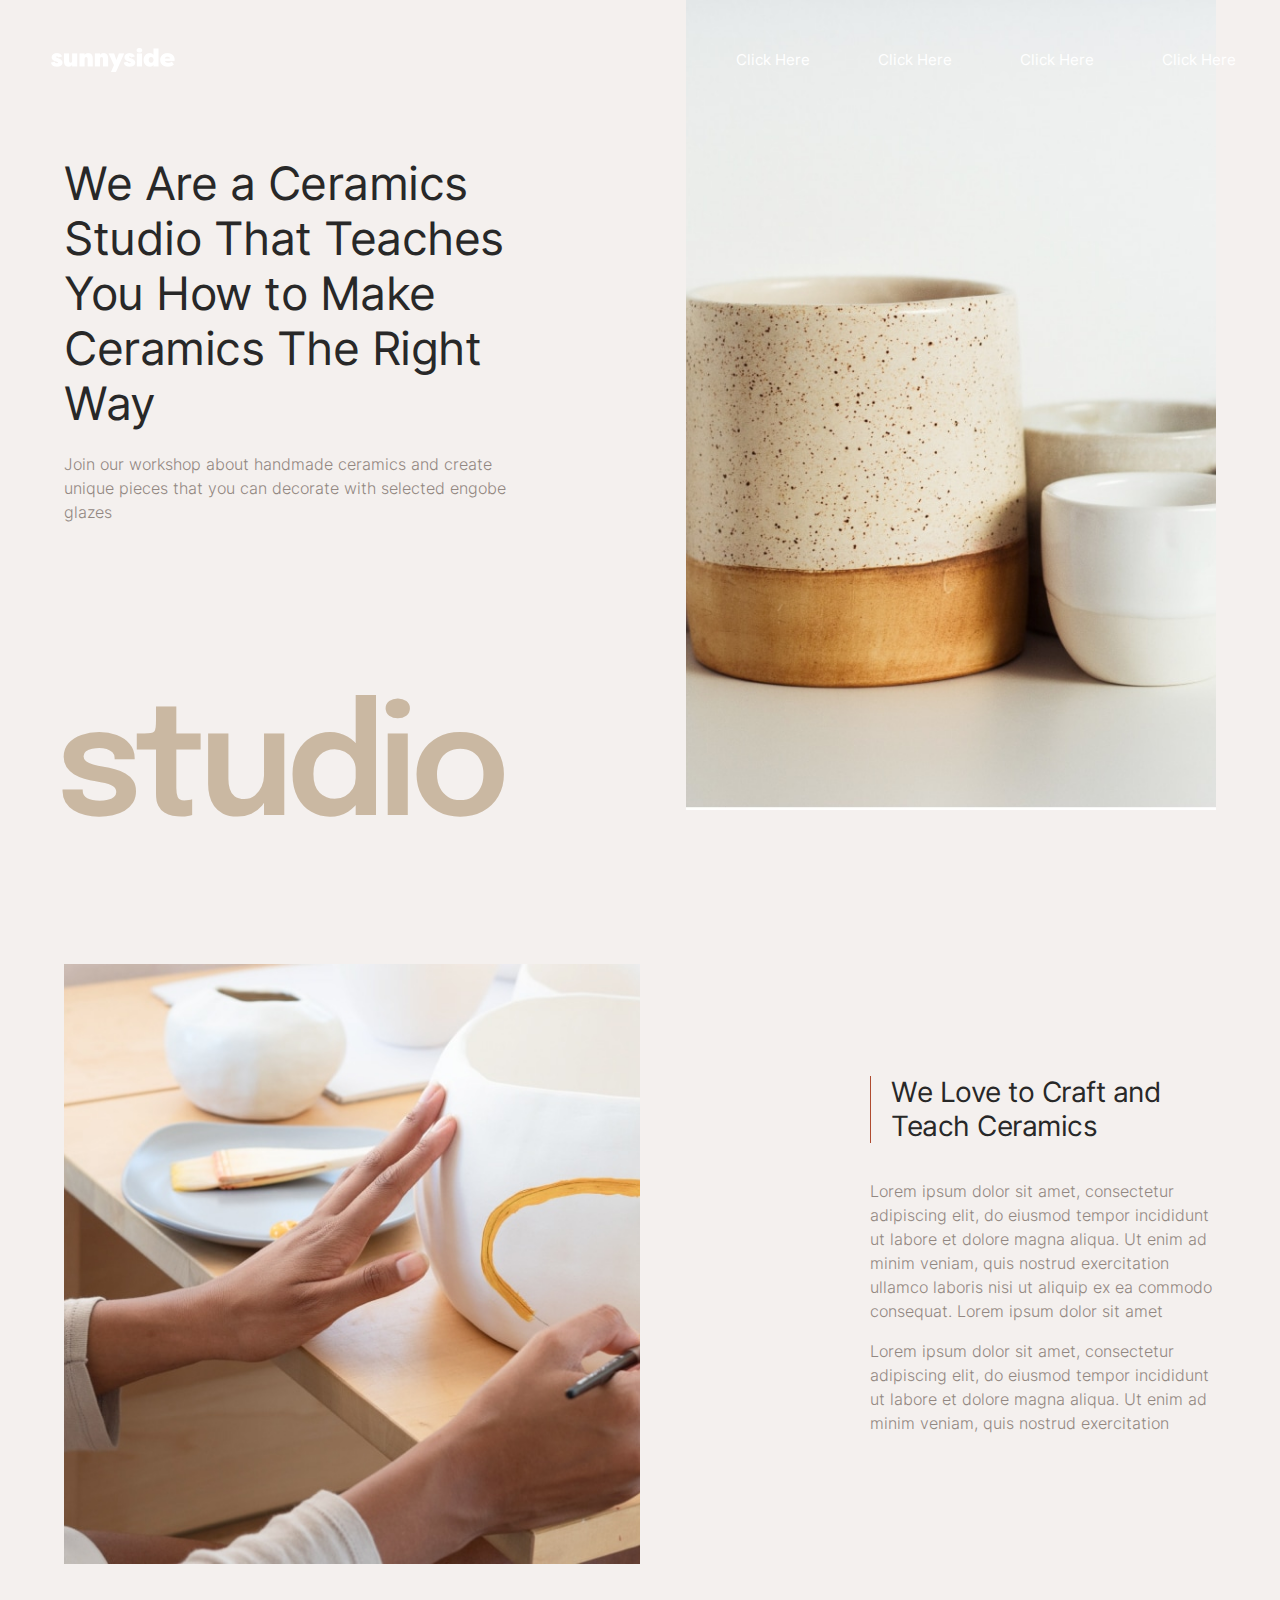
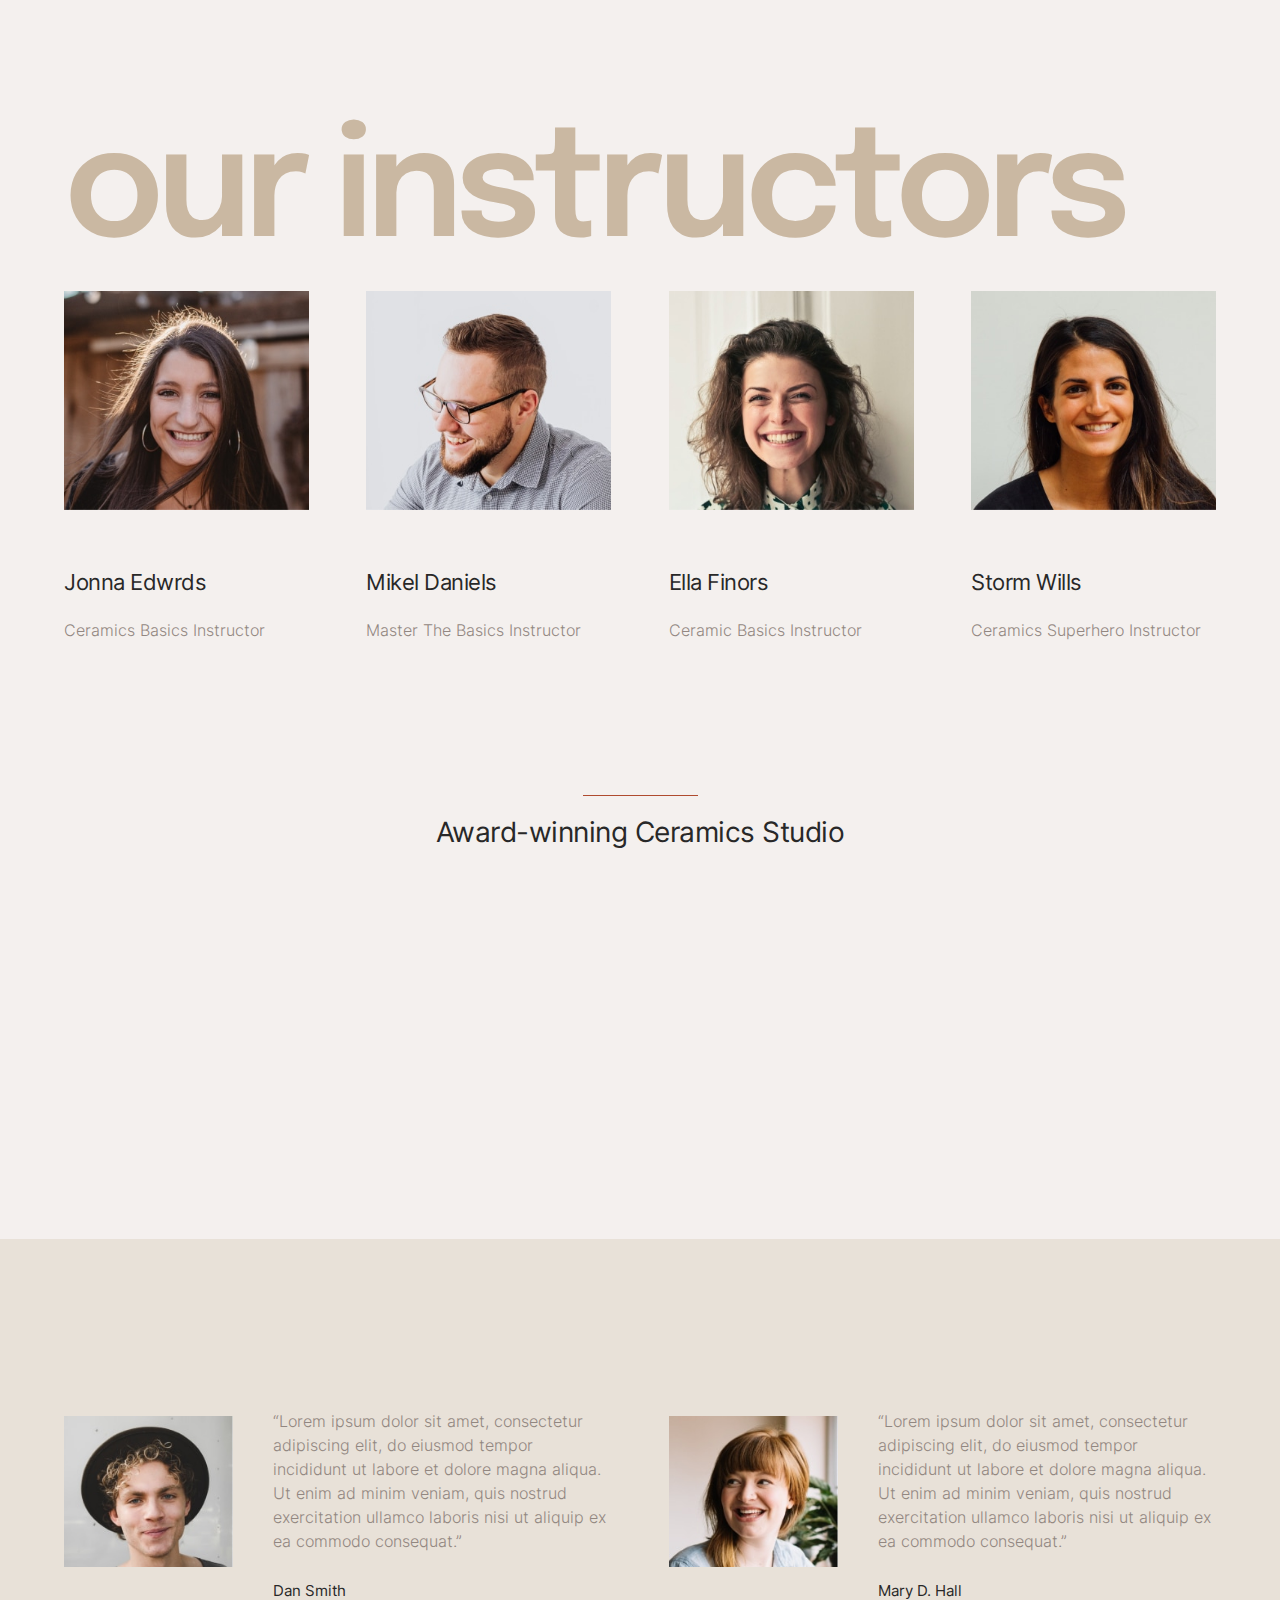
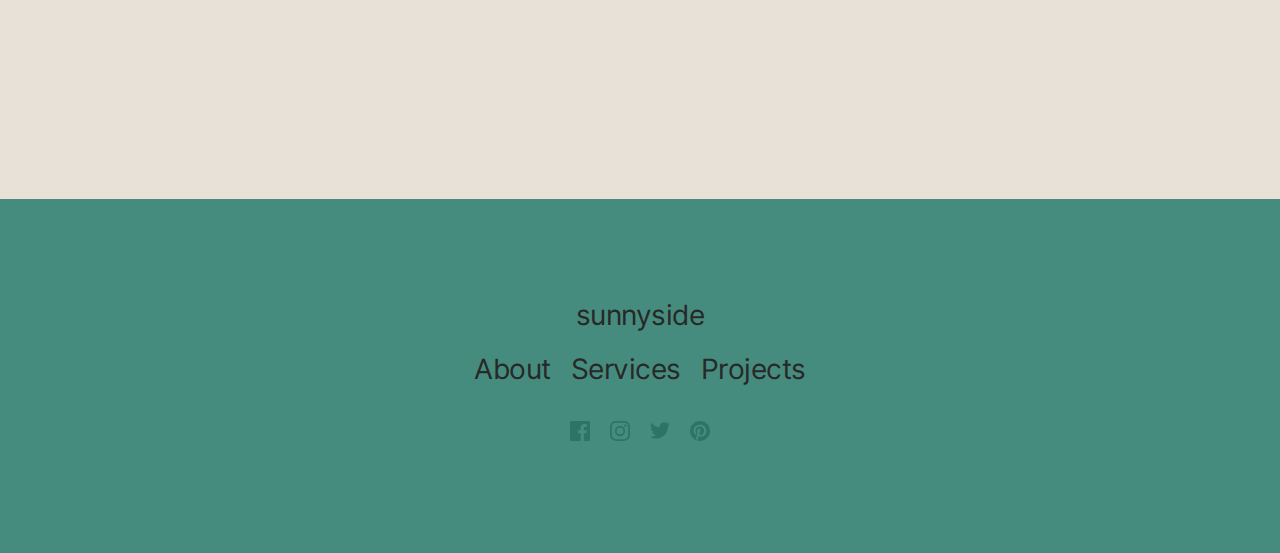
<file: about-us/index.html>
<!DOCTYPE html>
<html lang="en-US">
<head>
	<meta charset="UTF-8">
	<meta name="viewport" content="width=device-width, initial-scale=1">
	<link rel="profile" href="http://gmpg.org/xfn/11">
	<link rel="pingback" href="/xmlrpc.php">
	<meta name="viewport" content="width=device-width, initial-scale=1">
<meta name="robots" content="max-image-preview:large">
<title>About Us &#8211; side</title>
<link rel="alternate" type="application/rss+xml" title="side &raquo; Feed" href="/feed/">
<link rel="alternate" type="application/rss+xml" title="side &raquo; Comments Feed" href="/comments/feed/">
<script>
window._wpemojiSettings = {"baseUrl":"https:\/\/s.w.org\/images\/core\/emoji\/15.0.3\/72x72\/","ext":".png","svgUrl":"https:\/\/s.w.org\/images\/core\/emoji\/15.0.3\/svg\/","svgExt":".svg","source":{"concatemoji":"\/wp-includes\/js\/wp-emoji-release.min.js?ver=6.6.2"}};
/*! This file is auto-generated */
!function(i,n){var o,s,e;function c(e){try{var t={supportTests:e,timestamp:(new Date).valueOf()};sessionStorage.setItem(o,JSON.stringify(t))}catch(e){}}function p(e,t,n){e.clearRect(0,0,e.canvas.width,e.canvas.height),e.fillText(t,0,0);var t=new Uint32Array(e.getImageData(0,0,e.canvas.width,e.canvas.height).data),r=(e.clearRect(0,0,e.canvas.width,e.canvas.height),e.fillText(n,0,0),new Uint32Array(e.getImageData(0,0,e.canvas.width,e.canvas.height).data));return t.every(function(e,t){return e===r[t]})}function u(e,t,n){switch(t){case"flag":return n(e,"🏳️‍⚧️","🏳️​⚧️")?!1:!n(e,"🇺🇳","🇺​🇳")&&!n(e,"🏴󠁧󠁢󠁥󠁮󠁧󠁿","🏴​󠁧​󠁢​󠁥​󠁮​󠁧​󠁿");case"emoji":return!n(e,"🐦‍⬛","🐦​⬛")}return!1}function f(e,t,n){var r="undefined"!=typeof WorkerGlobalScope&&self instanceof WorkerGlobalScope?new OffscreenCanvas(300,150):i.createElement("canvas"),a=r.getContext("2d",{willReadFrequently:!0}),o=(a.textBaseline="top",a.font="600 32px Arial",{});return e.forEach(function(e){o[e]=t(a,e,n)}),o}function t(e){var t=i.createElement("script");t.src=e,t.defer=!0,i.head.appendChild(t)}"undefined"!=typeof Promise&&(o="wpEmojiSettingsSupports",s=["flag","emoji"],n.supports={everything:!0,everythingExceptFlag:!0},e=new Promise(function(e){i.addEventListener("DOMContentLoaded",e,{once:!0})}),new Promise(function(t){var n=function(){try{var e=JSON.parse(sessionStorage.getItem(o));if("object"==typeof e&&"number"==typeof e.timestamp&&(new Date).valueOf()<e.timestamp+604800&&"object"==typeof e.supportTests)return e.supportTests}catch(e){}return null}();if(!n){if("undefined"!=typeof Worker&&"undefined"!=typeof OffscreenCanvas&&"undefined"!=typeof URL&&URL.createObjectURL&&"undefined"!=typeof Blob)try{var e="postMessage("+f.toString()+"("+[JSON.stringify(s),u.toString(),p.toString()].join(",")+"));",r=new Blob([e],{type:"text/javascript"}),a=new Worker(URL.createObjectURL(r),{name:"wpTestEmojiSupports"});return void(a.onmessage=function(e){c(n=e.data),a.terminate(),t(n)})}catch(e){}c(n=f(s,u,p))}t(n)}).then(function(e){for(var t in e)n.supports[t]=e[t],n.supports.everything=n.supports.everything&&n.supports[t],"flag"!==t&&(n.supports.everythingExceptFlag=n.supports.everythingExceptFlag&&n.supports[t]);n.supports.everythingExceptFlag=n.supports.everythingExceptFlag&&!n.supports.flag,n.DOMReady=!1,n.readyCallback=function(){n.DOMReady=!0}}).then(function(){return e}).then(function(){var e;n.supports.everything||(n.readyCallback(),(e=n.source||{}).concatemoji?t(e.concatemoji):e.wpemoji&&e.twemoji&&(t(e.twemoji),t(e.wpemoji)))}))}((window,document),window._wpemojiSettings);
</script>
<link rel="stylesheet" id="hfe-widgets-style-css" href="/wp-content/plugins/header-footer-elementor/inc/widgets-css/frontend.css?ver=1.6.43" media="all">
<style id="wp-emoji-styles-inline-css">img.wp-smiley, img.emoji {
		display: inline !important;
		border: none !important;
		box-shadow: none !important;
		height: 1em !important;
		width: 1em !important;
		margin: 0 0.07em !important;
		vertical-align: -0.1em !important;
		background: none !important;
		padding: 0 !important;
	}</style>
<style id="wp-block-library-inline-css">:root{--wp-admin-theme-color:#007cba;--wp-admin-theme-color--rgb:0,124,186;--wp-admin-theme-color-darker-10:#006ba1;--wp-admin-theme-color-darker-10--rgb:0,107,161;--wp-admin-theme-color-darker-20:#005a87;--wp-admin-theme-color-darker-20--rgb:0,90,135;--wp-admin-border-width-focus:2px;--wp-block-synced-color:#7a00df;--wp-block-synced-color--rgb:122,0,223;--wp-bound-block-color:var(--wp-block-synced-color)}@media (min-resolution:192dpi){:root{--wp-admin-border-width-focus:1.5px}}.wp-element-button{cursor:pointer}:root{--wp--preset--font-size--normal:16px;--wp--preset--font-size--huge:42px}:root .has-very-light-gray-background-color{background-color:#eee}:root .has-very-dark-gray-background-color{background-color:#313131}:root .has-very-light-gray-color{color:#eee}:root .has-very-dark-gray-color{color:#313131}:root .has-vivid-green-cyan-to-vivid-cyan-blue-gradient-background{background:linear-gradient(135deg,#00d084,#0693e3)}:root .has-purple-crush-gradient-background{background:linear-gradient(135deg,#34e2e4,#4721fb 50%,#ab1dfe)}:root .has-hazy-dawn-gradient-background{background:linear-gradient(135deg,#faaca8,#dad0ec)}:root .has-subdued-olive-gradient-background{background:linear-gradient(135deg,#fafae1,#67a671)}:root .has-atomic-cream-gradient-background{background:linear-gradient(135deg,#fdd79a,#004a59)}:root .has-nightshade-gradient-background{background:linear-gradient(135deg,#330968,#31cdcf)}:root .has-midnight-gradient-background{background:linear-gradient(135deg,#020381,#2874fc)}.has-regular-font-size{font-size:1em}.has-larger-font-size{font-size:2.625em}.has-normal-font-size{font-size:var(--wp--preset--font-size--normal)}.has-huge-font-size{font-size:var(--wp--preset--font-size--huge)}.has-text-align-center{text-align:center}.has-text-align-left{text-align:left}.has-text-align-right{text-align:right}#end-resizable-editor-section{display:none}.aligncenter{clear:both}.items-justified-left{justify-content:flex-start}.items-justified-center{justify-content:center}.items-justified-right{justify-content:flex-end}.items-justified-space-between{justify-content:space-between}.screen-reader-text{border:0;clip:rect(1px,1px,1px,1px);clip-path:inset(50%);height:1px;margin:-1px;overflow:hidden;padding:0;position:absolute;width:1px;word-wrap:normal!important}.screen-reader-text:focus{background-color:#ddd;clip:auto!important;clip-path:none;color:#444;display:block;font-size:1em;height:auto;left:5px;line-height:normal;padding:15px 23px 14px;text-decoration:none;top:5px;width:auto;z-index:100000}html :where(.has-border-color){border-style:solid}html :where([style*=border-top-color]){border-top-style:solid}html :where([style*=border-right-color]){border-right-style:solid}html :where([style*=border-bottom-color]){border-bottom-style:solid}html :where([style*=border-left-color]){border-left-style:solid}html :where([style*=border-width]){border-style:solid}html :where([style*=border-top-width]){border-top-style:solid}html :where([style*=border-right-width]){border-right-style:solid}html :where([style*=border-bottom-width]){border-bottom-style:solid}html :where([style*=border-left-width]){border-left-style:solid}html :where(img[class*=wp-image-]){height:auto;max-width:100%}:where(figure){margin:0 0 1em}html :where(.is-position-sticky){--wp-admin--admin-bar--position-offset:var(--wp-admin--admin-bar--height,0px)}@media screen and (max-width:600px){html :where(.is-position-sticky){--wp-admin--admin-bar--position-offset:0px}}</style>
<style id="global-styles-inline-css">:root{--wp--preset--aspect-ratio--square: 1;--wp--preset--aspect-ratio--4-3: 4/3;--wp--preset--aspect-ratio--3-4: 3/4;--wp--preset--aspect-ratio--3-2: 3/2;--wp--preset--aspect-ratio--2-3: 2/3;--wp--preset--aspect-ratio--16-9: 16/9;--wp--preset--aspect-ratio--9-16: 9/16;--wp--preset--color--black: #000000;--wp--preset--color--cyan-bluish-gray: #abb8c3;--wp--preset--color--white: #ffffff;--wp--preset--color--pale-pink: #f78da7;--wp--preset--color--vivid-red: #cf2e2e;--wp--preset--color--luminous-vivid-orange: #ff6900;--wp--preset--color--luminous-vivid-amber: #fcb900;--wp--preset--color--light-green-cyan: #7bdcb5;--wp--preset--color--vivid-green-cyan: #00d084;--wp--preset--color--pale-cyan-blue: #8ed1fc;--wp--preset--color--vivid-cyan-blue: #0693e3;--wp--preset--color--vivid-purple: #9b51e0;--wp--preset--color--base: #f9f9f9;--wp--preset--color--base-2: #ffffff;--wp--preset--color--contrast: #111111;--wp--preset--color--contrast-2: #636363;--wp--preset--color--contrast-3: #A4A4A4;--wp--preset--color--accent: #cfcabe;--wp--preset--color--accent-2: #c2a990;--wp--preset--color--accent-3: #d8613c;--wp--preset--color--accent-4: #b1c5a4;--wp--preset--color--accent-5: #b5bdbc;--wp--preset--gradient--vivid-cyan-blue-to-vivid-purple: linear-gradient(135deg,rgba(6,147,227,1) 0%,rgb(155,81,224) 100%);--wp--preset--gradient--light-green-cyan-to-vivid-green-cyan: linear-gradient(135deg,rgb(122,220,180) 0%,rgb(0,208,130) 100%);--wp--preset--gradient--luminous-vivid-amber-to-luminous-vivid-orange: linear-gradient(135deg,rgba(252,185,0,1) 0%,rgba(255,105,0,1) 100%);--wp--preset--gradient--luminous-vivid-orange-to-vivid-red: linear-gradient(135deg,rgba(255,105,0,1) 0%,rgb(207,46,46) 100%);--wp--preset--gradient--very-light-gray-to-cyan-bluish-gray: linear-gradient(135deg,rgb(238,238,238) 0%,rgb(169,184,195) 100%);--wp--preset--gradient--cool-to-warm-spectrum: linear-gradient(135deg,rgb(74,234,220) 0%,rgb(151,120,209) 20%,rgb(207,42,186) 40%,rgb(238,44,130) 60%,rgb(251,105,98) 80%,rgb(254,248,76) 100%);--wp--preset--gradient--blush-light-purple: linear-gradient(135deg,rgb(255,206,236) 0%,rgb(152,150,240) 100%);--wp--preset--gradient--blush-bordeaux: linear-gradient(135deg,rgb(254,205,165) 0%,rgb(254,45,45) 50%,rgb(107,0,62) 100%);--wp--preset--gradient--luminous-dusk: linear-gradient(135deg,rgb(255,203,112) 0%,rgb(199,81,192) 50%,rgb(65,88,208) 100%);--wp--preset--gradient--pale-ocean: linear-gradient(135deg,rgb(255,245,203) 0%,rgb(182,227,212) 50%,rgb(51,167,181) 100%);--wp--preset--gradient--electric-grass: linear-gradient(135deg,rgb(202,248,128) 0%,rgb(113,206,126) 100%);--wp--preset--gradient--midnight: linear-gradient(135deg,rgb(2,3,129) 0%,rgb(40,116,252) 100%);--wp--preset--gradient--gradient-1: linear-gradient(to bottom, #cfcabe 0%, #F9F9F9 100%);--wp--preset--gradient--gradient-2: linear-gradient(to bottom, #C2A990 0%, #F9F9F9 100%);--wp--preset--gradient--gradient-3: linear-gradient(to bottom, #D8613C 0%, #F9F9F9 100%);--wp--preset--gradient--gradient-4: linear-gradient(to bottom, #B1C5A4 0%, #F9F9F9 100%);--wp--preset--gradient--gradient-5: linear-gradient(to bottom, #B5BDBC 0%, #F9F9F9 100%);--wp--preset--gradient--gradient-6: linear-gradient(to bottom, #A4A4A4 0%, #F9F9F9 100%);--wp--preset--gradient--gradient-7: linear-gradient(to bottom, #cfcabe 50%, #F9F9F9 50%);--wp--preset--gradient--gradient-8: linear-gradient(to bottom, #C2A990 50%, #F9F9F9 50%);--wp--preset--gradient--gradient-9: linear-gradient(to bottom, #D8613C 50%, #F9F9F9 50%);--wp--preset--gradient--gradient-10: linear-gradient(to bottom, #B1C5A4 50%, #F9F9F9 50%);--wp--preset--gradient--gradient-11: linear-gradient(to bottom, #B5BDBC 50%, #F9F9F9 50%);--wp--preset--gradient--gradient-12: linear-gradient(to bottom, #A4A4A4 50%, #F9F9F9 50%);--wp--preset--font-size--small: 0.9rem;--wp--preset--font-size--medium: 1.05rem;--wp--preset--font-size--large: clamp(1.39rem, 1.39rem + ((1vw - 0.2rem) * 0.767), 1.85rem);--wp--preset--font-size--x-large: clamp(1.85rem, 1.85rem + ((1vw - 0.2rem) * 1.083), 2.5rem);--wp--preset--font-size--xx-large: clamp(2.5rem, 2.5rem + ((1vw - 0.2rem) * 1.283), 3.27rem);--wp--preset--font-family--body: "Inter", sans-serif;--wp--preset--font-family--heading: Cardo;--wp--preset--font-family--system-sans-serif: -apple-system, BlinkMacSystemFont, avenir next, avenir, segoe ui, helvetica neue, helvetica, Cantarell, Ubuntu, roboto, noto, arial, sans-serif;--wp--preset--font-family--system-serif: Iowan Old Style, Apple Garamond, Baskerville, Times New Roman, Droid Serif, Times, Source Serif Pro, serif, Apple Color Emoji, Segoe UI Emoji, Segoe UI Symbol;--wp--preset--spacing--20: min(1.5rem, 2vw);--wp--preset--spacing--30: min(2.5rem, 3vw);--wp--preset--spacing--40: min(4rem, 5vw);--wp--preset--spacing--50: min(6.5rem, 8vw);--wp--preset--spacing--60: min(10.5rem, 13vw);--wp--preset--spacing--70: 3.38rem;--wp--preset--spacing--80: 5.06rem;--wp--preset--spacing--10: 1rem;--wp--preset--shadow--natural: 6px 6px 9px rgba(0, 0, 0, 0.2);--wp--preset--shadow--deep: 12px 12px 50px rgba(0, 0, 0, 0.4);--wp--preset--shadow--sharp: 6px 6px 0px rgba(0, 0, 0, 0.2);--wp--preset--shadow--outlined: 6px 6px 0px -3px rgba(255, 255, 255, 1), 6px 6px rgba(0, 0, 0, 1);--wp--preset--shadow--crisp: 6px 6px 0px rgba(0, 0, 0, 1);}:root { --wp--style--global--content-size: 620px;--wp--style--global--wide-size: 1280px; }:where(body) { margin: 0; }.wp-site-blocks { padding-top: var(--wp--style--root--padding-top); padding-bottom: var(--wp--style--root--padding-bottom); }.has-global-padding { padding-right: var(--wp--style--root--padding-right); padding-left: var(--wp--style--root--padding-left); }.has-global-padding > .alignfull { margin-right: calc(var(--wp--style--root--padding-right) * -1); margin-left: calc(var(--wp--style--root--padding-left) * -1); }.has-global-padding :where(:not(.alignfull.is-layout-flow) > .has-global-padding:not(.wp-block-block, .alignfull)) { padding-right: 0; padding-left: 0; }.has-global-padding :where(:not(.alignfull.is-layout-flow) > .has-global-padding:not(.wp-block-block, .alignfull)) > .alignfull { margin-left: 0; margin-right: 0; }.wp-site-blocks > .alignleft { float: left; margin-right: 2em; }.wp-site-blocks > .alignright { float: right; margin-left: 2em; }.wp-site-blocks > .aligncenter { justify-content: center; margin-left: auto; margin-right: auto; }:where(.wp-site-blocks) > * { margin-block-start: 1.2rem; margin-block-end: 0; }:where(.wp-site-blocks) > :first-child { margin-block-start: 0; }:where(.wp-site-blocks) > :last-child { margin-block-end: 0; }:root { --wp--style--block-gap: 1.2rem; }:root :where(.is-layout-flow) > :first-child{margin-block-start: 0;}:root :where(.is-layout-flow) > :last-child{margin-block-end: 0;}:root :where(.is-layout-flow) > *{margin-block-start: 1.2rem;margin-block-end: 0;}:root :where(.is-layout-constrained) > :first-child{margin-block-start: 0;}:root :where(.is-layout-constrained) > :last-child{margin-block-end: 0;}:root :where(.is-layout-constrained) > *{margin-block-start: 1.2rem;margin-block-end: 0;}:root :where(.is-layout-flex){gap: 1.2rem;}:root :where(.is-layout-grid){gap: 1.2rem;}.is-layout-flow > .alignleft{float: left;margin-inline-start: 0;margin-inline-end: 2em;}.is-layout-flow > .alignright{float: right;margin-inline-start: 2em;margin-inline-end: 0;}.is-layout-flow > .aligncenter{margin-left: auto !important;margin-right: auto !important;}.is-layout-constrained > .alignleft{float: left;margin-inline-start: 0;margin-inline-end: 2em;}.is-layout-constrained > .alignright{float: right;margin-inline-start: 2em;margin-inline-end: 0;}.is-layout-constrained > .aligncenter{margin-left: auto !important;margin-right: auto !important;}.is-layout-constrained > :where(:not(.alignleft):not(.alignright):not(.alignfull)){max-width: var(--wp--style--global--content-size);margin-left: auto !important;margin-right: auto !important;}.is-layout-constrained > .alignwide{max-width: var(--wp--style--global--wide-size);}body .is-layout-flex{display: flex;}.is-layout-flex{flex-wrap: wrap;align-items: center;}.is-layout-flex > :is(*, div){margin: 0;}body .is-layout-grid{display: grid;}.is-layout-grid > :is(*, div){margin: 0;}body{background-color: var(--wp--preset--color--base);color: var(--wp--preset--color--contrast);font-family: var(--wp--preset--font-family--body);font-size: var(--wp--preset--font-size--medium);font-style: normal;font-weight: 400;line-height: 1.55;--wp--style--root--padding-top: 0px;--wp--style--root--padding-right: var(--wp--preset--spacing--50);--wp--style--root--padding-bottom: 0px;--wp--style--root--padding-left: var(--wp--preset--spacing--50);}a:where(:not(.wp-element-button)){color: var(--wp--preset--color--contrast);text-decoration: underline;}:root :where(a:where(:not(.wp-element-button)):hover){text-decoration: none;}h1, h2, h3, h4, h5, h6{color: var(--wp--preset--color--contrast);font-family: var(--wp--preset--font-family--heading);font-weight: 400;line-height: 1.2;}h1{font-size: var(--wp--preset--font-size--xx-large);line-height: 1.15;}h2{font-size: var(--wp--preset--font-size--x-large);}h3{font-size: var(--wp--preset--font-size--large);}h4{font-size: clamp(1.1rem, 1.1rem + ((1vw - 0.2rem) * 0.767), 1.5rem);}h5{font-size: var(--wp--preset--font-size--medium);}h6{font-size: var(--wp--preset--font-size--small);}:root :where(.wp-element-button, .wp-block-button__link){background-color: var(--wp--preset--color--contrast);border-radius: .33rem;border-color: var(--wp--preset--color--contrast);border-width: 0;color: var(--wp--preset--color--base);font-family: inherit;font-size: var(--wp--preset--font-size--small);font-style: normal;font-weight: 500;line-height: inherit;padding-top: 0.6rem;padding-right: 1rem;padding-bottom: 0.6rem;padding-left: 1rem;text-decoration: none;}:root :where(.wp-element-button:hover, .wp-block-button__link:hover){background-color: var(--wp--preset--color--contrast-2);border-color: var(--wp--preset--color--contrast-2);color: var(--wp--preset--color--base);}:root :where(.wp-element-button:focus, .wp-block-button__link:focus){background-color: var(--wp--preset--color--contrast-2);border-color: var(--wp--preset--color--contrast-2);color: var(--wp--preset--color--base);outline-color: var(--wp--preset--color--contrast);outline-offset: 2px;}:root :where(.wp-element-button:active, .wp-block-button__link:active){background-color: var(--wp--preset--color--contrast);color: var(--wp--preset--color--base);}:root :where(.wp-element-caption, .wp-block-audio figcaption, .wp-block-embed figcaption, .wp-block-gallery figcaption, .wp-block-image figcaption, .wp-block-table figcaption, .wp-block-video figcaption){color: var(--wp--preset--color--contrast-2);font-family: var(--wp--preset--font-family--body);font-size: 0.8rem;}.has-black-color{color: var(--wp--preset--color--black) !important;}.has-cyan-bluish-gray-color{color: var(--wp--preset--color--cyan-bluish-gray) !important;}.has-white-color{color: var(--wp--preset--color--white) !important;}.has-pale-pink-color{color: var(--wp--preset--color--pale-pink) !important;}.has-vivid-red-color{color: var(--wp--preset--color--vivid-red) !important;}.has-luminous-vivid-orange-color{color: var(--wp--preset--color--luminous-vivid-orange) !important;}.has-luminous-vivid-amber-color{color: var(--wp--preset--color--luminous-vivid-amber) !important;}.has-light-green-cyan-color{color: var(--wp--preset--color--light-green-cyan) !important;}.has-vivid-green-cyan-color{color: var(--wp--preset--color--vivid-green-cyan) !important;}.has-pale-cyan-blue-color{color: var(--wp--preset--color--pale-cyan-blue) !important;}.has-vivid-cyan-blue-color{color: var(--wp--preset--color--vivid-cyan-blue) !important;}.has-vivid-purple-color{color: var(--wp--preset--color--vivid-purple) !important;}.has-base-color{color: var(--wp--preset--color--base) !important;}.has-base-2-color{color: var(--wp--preset--color--base-2) !important;}.has-contrast-color{color: var(--wp--preset--color--contrast) !important;}.has-contrast-2-color{color: var(--wp--preset--color--contrast-2) !important;}.has-contrast-3-color{color: var(--wp--preset--color--contrast-3) !important;}.has-accent-color{color: var(--wp--preset--color--accent) !important;}.has-accent-2-color{color: var(--wp--preset--color--accent-2) !important;}.has-accent-3-color{color: var(--wp--preset--color--accent-3) !important;}.has-accent-4-color{color: var(--wp--preset--color--accent-4) !important;}.has-accent-5-color{color: var(--wp--preset--color--accent-5) !important;}.has-black-background-color{background-color: var(--wp--preset--color--black) !important;}.has-cyan-bluish-gray-background-color{background-color: var(--wp--preset--color--cyan-bluish-gray) !important;}.has-white-background-color{background-color: var(--wp--preset--color--white) !important;}.has-pale-pink-background-color{background-color: var(--wp--preset--color--pale-pink) !important;}.has-vivid-red-background-color{background-color: var(--wp--preset--color--vivid-red) !important;}.has-luminous-vivid-orange-background-color{background-color: var(--wp--preset--color--luminous-vivid-orange) !important;}.has-luminous-vivid-amber-background-color{background-color: var(--wp--preset--color--luminous-vivid-amber) !important;}.has-light-green-cyan-background-color{background-color: var(--wp--preset--color--light-green-cyan) !important;}.has-vivid-green-cyan-background-color{background-color: var(--wp--preset--color--vivid-green-cyan) !important;}.has-pale-cyan-blue-background-color{background-color: var(--wp--preset--color--pale-cyan-blue) !important;}.has-vivid-cyan-blue-background-color{background-color: var(--wp--preset--color--vivid-cyan-blue) !important;}.has-vivid-purple-background-color{background-color: var(--wp--preset--color--vivid-purple) !important;}.has-base-background-color{background-color: var(--wp--preset--color--base) !important;}.has-base-2-background-color{background-color: var(--wp--preset--color--base-2) !important;}.has-contrast-background-color{background-color: var(--wp--preset--color--contrast) !important;}.has-contrast-2-background-color{background-color: var(--wp--preset--color--contrast-2) !important;}.has-contrast-3-background-color{background-color: var(--wp--preset--color--contrast-3) !important;}.has-accent-background-color{background-color: var(--wp--preset--color--accent) !important;}.has-accent-2-background-color{background-color: var(--wp--preset--color--accent-2) !important;}.has-accent-3-background-color{background-color: var(--wp--preset--color--accent-3) !important;}.has-accent-4-background-color{background-color: var(--wp--preset--color--accent-4) !important;}.has-accent-5-background-color{background-color: var(--wp--preset--color--accent-5) !important;}.has-black-border-color{border-color: var(--wp--preset--color--black) !important;}.has-cyan-bluish-gray-border-color{border-color: var(--wp--preset--color--cyan-bluish-gray) !important;}.has-white-border-color{border-color: var(--wp--preset--color--white) !important;}.has-pale-pink-border-color{border-color: var(--wp--preset--color--pale-pink) !important;}.has-vivid-red-border-color{border-color: var(--wp--preset--color--vivid-red) !important;}.has-luminous-vivid-orange-border-color{border-color: var(--wp--preset--color--luminous-vivid-orange) !important;}.has-luminous-vivid-amber-border-color{border-color: var(--wp--preset--color--luminous-vivid-amber) !important;}.has-light-green-cyan-border-color{border-color: var(--wp--preset--color--light-green-cyan) !important;}.has-vivid-green-cyan-border-color{border-color: var(--wp--preset--color--vivid-green-cyan) !important;}.has-pale-cyan-blue-border-color{border-color: var(--wp--preset--color--pale-cyan-blue) !important;}.has-vivid-cyan-blue-border-color{border-color: var(--wp--preset--color--vivid-cyan-blue) !important;}.has-vivid-purple-border-color{border-color: var(--wp--preset--color--vivid-purple) !important;}.has-base-border-color{border-color: var(--wp--preset--color--base) !important;}.has-base-2-border-color{border-color: var(--wp--preset--color--base-2) !important;}.has-contrast-border-color{border-color: var(--wp--preset--color--contrast) !important;}.has-contrast-2-border-color{border-color: var(--wp--preset--color--contrast-2) !important;}.has-contrast-3-border-color{border-color: var(--wp--preset--color--contrast-3) !important;}.has-accent-border-color{border-color: var(--wp--preset--color--accent) !important;}.has-accent-2-border-color{border-color: var(--wp--preset--color--accent-2) !important;}.has-accent-3-border-color{border-color: var(--wp--preset--color--accent-3) !important;}.has-accent-4-border-color{border-color: var(--wp--preset--color--accent-4) !important;}.has-accent-5-border-color{border-color: var(--wp--preset--color--accent-5) !important;}.has-vivid-cyan-blue-to-vivid-purple-gradient-background{background: var(--wp--preset--gradient--vivid-cyan-blue-to-vivid-purple) !important;}.has-light-green-cyan-to-vivid-green-cyan-gradient-background{background: var(--wp--preset--gradient--light-green-cyan-to-vivid-green-cyan) !important;}.has-luminous-vivid-amber-to-luminous-vivid-orange-gradient-background{background: var(--wp--preset--gradient--luminous-vivid-amber-to-luminous-vivid-orange) !important;}.has-luminous-vivid-orange-to-vivid-red-gradient-background{background: var(--wp--preset--gradient--luminous-vivid-orange-to-vivid-red) !important;}.has-very-light-gray-to-cyan-bluish-gray-gradient-background{background: var(--wp--preset--gradient--very-light-gray-to-cyan-bluish-gray) !important;}.has-cool-to-warm-spectrum-gradient-background{background: var(--wp--preset--gradient--cool-to-warm-spectrum) !important;}.has-blush-light-purple-gradient-background{background: var(--wp--preset--gradient--blush-light-purple) !important;}.has-blush-bordeaux-gradient-background{background: var(--wp--preset--gradient--blush-bordeaux) !important;}.has-luminous-dusk-gradient-background{background: var(--wp--preset--gradient--luminous-dusk) !important;}.has-pale-ocean-gradient-background{background: var(--wp--preset--gradient--pale-ocean) !important;}.has-electric-grass-gradient-background{background: var(--wp--preset--gradient--electric-grass) !important;}.has-midnight-gradient-background{background: var(--wp--preset--gradient--midnight) !important;}.has-gradient-1-gradient-background{background: var(--wp--preset--gradient--gradient-1) !important;}.has-gradient-2-gradient-background{background: var(--wp--preset--gradient--gradient-2) !important;}.has-gradient-3-gradient-background{background: var(--wp--preset--gradient--gradient-3) !important;}.has-gradient-4-gradient-background{background: var(--wp--preset--gradient--gradient-4) !important;}.has-gradient-5-gradient-background{background: var(--wp--preset--gradient--gradient-5) !important;}.has-gradient-6-gradient-background{background: var(--wp--preset--gradient--gradient-6) !important;}.has-gradient-7-gradient-background{background: var(--wp--preset--gradient--gradient-7) !important;}.has-gradient-8-gradient-background{background: var(--wp--preset--gradient--gradient-8) !important;}.has-gradient-9-gradient-background{background: var(--wp--preset--gradient--gradient-9) !important;}.has-gradient-10-gradient-background{background: var(--wp--preset--gradient--gradient-10) !important;}.has-gradient-11-gradient-background{background: var(--wp--preset--gradient--gradient-11) !important;}.has-gradient-12-gradient-background{background: var(--wp--preset--gradient--gradient-12) !important;}.has-small-font-size{font-size: var(--wp--preset--font-size--small) !important;}.has-medium-font-size{font-size: var(--wp--preset--font-size--medium) !important;}.has-large-font-size{font-size: var(--wp--preset--font-size--large) !important;}.has-x-large-font-size{font-size: var(--wp--preset--font-size--x-large) !important;}.has-xx-large-font-size{font-size: var(--wp--preset--font-size--xx-large) !important;}.has-body-font-family{font-family: var(--wp--preset--font-family--body) !important;}.has-heading-font-family{font-family: var(--wp--preset--font-family--heading) !important;}.has-system-sans-serif-font-family{font-family: var(--wp--preset--font-family--system-sans-serif) !important;}.has-system-serif-font-family{font-family: var(--wp--preset--font-family--system-serif) !important;}
:where(.wp-site-blocks *:focus){outline-width:2px;outline-style:solid}:root :where(.wp-block-calendar.wp-block-calendar table:where(:not(.has-text-color)) th){background-color:var(--wp--preset--color--contrast-2);color:var(--wp--preset--color--base);border-color:var(--wp--preset--color--contrast-2)}:root :where(.wp-block-calendar table:where(:not(.has-text-color)) td){border-color:var(--wp--preset--color--contrast-2)}:root :where(.wp-block-categories){list-style-type:none;}:root :where(.wp-block-categories li){margin-bottom: 0.5rem;}:root :where(.wp-block-post-comments-form textarea, .wp-block-post-comments-form input){border-radius:.33rem}:root :where(.wp-block-loginout input){border-radius:.33rem;padding:calc(0.667em + 2px);border:1px solid #949494;}:root :where(.wp-block-post-terms .wp-block-post-terms__prefix){color: var(--wp--preset--color--contrast-2);}:root :where(.wp-block-query-title span){font-style: italic;}:root :where(.wp-block-quote :where(p)){margin-block-start:0;margin-block-end:calc(var(--wp--preset--spacing--10) + 0.5rem);}:root :where(.wp-block-quote :where(:last-child)){margin-block-end:0;}:root :where(.wp-block-quote.has-text-align-right.is-style-plain, .rtl .is-style-plain.wp-block-quote:not(.has-text-align-center):not(.has-text-align-left)){border-width: 0 2px 0 0;padding-left:calc(var(--wp--preset--spacing--20) + 0.5rem);padding-right:calc(var(--wp--preset--spacing--20) + 0.5rem);}:root :where(.wp-block-quote.has-text-align-left.is-style-plain, body:not(.rtl) .is-style-plain.wp-block-quote:not(.has-text-align-center):not(.has-text-align-right)){border-width: 0 0 0 2px;padding-left:calc(var(--wp--preset--spacing--20) + 0.5rem);padding-right:calc(var(--wp--preset--spacing--20) + 0.5rem)}:root :where(.wp-block-search .wp-block-search__input){border-radius:.33rem}:root :where(.wp-block-separator){}:root :where(.wp-block-separator:not(.is-style-wide):not(.is-style-dots):not(.alignwide):not(.alignfull)){width: var(--wp--preset--spacing--60)}</style>
<style id="wp-block-template-skip-link-inline-css">.skip-link.screen-reader-text {
			border: 0;
			clip: rect(1px,1px,1px,1px);
			clip-path: inset(50%);
			height: 1px;
			margin: -1px;
			overflow: hidden;
			padding: 0;
			position: absolute !important;
			width: 1px;
			word-wrap: normal !important;
		}

		.skip-link.screen-reader-text:focus {
			background-color: #eee;
			clip: auto !important;
			clip-path: none;
			color: #444;
			display: block;
			font-size: 1em;
			height: auto;
			left: 5px;
			line-height: normal;
			padding: 15px 23px 14px;
			text-decoration: none;
			top: 5px;
			width: auto;
			z-index: 100000;
		}</style>
<link rel="stylesheet" id="hfe-style-css" href="/wp-content/plugins/header-footer-elementor/assets/css/header-footer-elementor.css?ver=1.6.43" media="all">
<link rel="stylesheet" id="elementor-frontend-css" href="/wp-content/plugins/elementor/assets/css/frontend.min.css?ver=3.24.7" media="all">
<link rel="stylesheet" id="swiper-css" href="/wp-content/plugins/elementor/assets/lib/swiper/v8/css/swiper.min.css?ver=8.4.5" media="all">
<link rel="stylesheet" id="e-swiper-css" href="/wp-content/plugins/elementor/assets/css/conditionals/e-swiper.min.css?ver=3.24.7" media="all">
<link rel="stylesheet" id="elementor-post-6-css" href="/wp-content/uploads/elementor/css/post-6.css?ver=1729276253" media="all">
<link rel="stylesheet" id="full-screen-menu-frontend-css" href="/wp-content/plugins/full-screen-menu-for-elementor/assets/css/frontend.min.css?ver=1.0.6" media="all">
<link rel="stylesheet" id="elementor-global-css" href="/wp-content/uploads/elementor/css/global.css?ver=1729276253" media="all">
<link rel="stylesheet" id="widget-heading-css" href="/wp-content/plugins/elementor/assets/css/widget-heading.min.css?ver=3.24.7" media="all">
<link rel="stylesheet" id="e-animation-fadeInDown-css" href="/wp-content/plugins/elementor/assets/lib/animations/styles/fadeInDown.min.css?ver=3.24.7" media="all">
<link rel="stylesheet" id="widget-text-editor-css" href="/wp-content/plugins/elementor/assets/css/widget-text-editor.min.css?ver=3.24.7" media="all">
<link rel="stylesheet" id="e-animation-fadeInUp-css" href="/wp-content/plugins/elementor/assets/lib/animations/styles/fadeInUp.min.css?ver=3.24.7" media="all">
<link rel="stylesheet" id="e-animation-sink-css" href="/wp-content/plugins/elementor/assets/lib/animations/styles/e-animation-sink.min.css?ver=3.24.7" media="all">
<link rel="stylesheet" id="widget-image-box-css" href="/wp-content/plugins/elementor/assets/css/widget-image-box.min.css?ver=3.24.7" media="all">
<link rel="stylesheet" id="widget-divider-css" href="/wp-content/plugins/elementor/assets/css/widget-divider.min.css?ver=3.24.7" media="all">
<link rel="stylesheet" id="e-animation-fadeIn-css" href="/wp-content/plugins/elementor/assets/lib/animations/styles/fadeIn.min.css?ver=3.24.7" media="all">
<link rel="stylesheet" id="elementor-post-39-css" href="/wp-content/uploads/elementor/css/post-39.css?ver=1729276283" media="all">
<link rel="stylesheet" id="elementor-post-105-css" href="/wp-content/uploads/elementor/css/post-105.css?ver=1729276253" media="all">
<link rel="stylesheet" id="elementor-post-283-css" href="/wp-content/uploads/elementor/css/post-283.css?ver=1729276253" media="all">
<link rel="stylesheet" id="hfe-icons-list-css" href="/wp-content/plugins/elementor/assets/css/widget-icon-list.min.css?ver=3.24.3" media="all">
<link rel="stylesheet" id="hfe-social-icons-css" href="/wp-content/plugins/elementor/assets/css/widget-social-icons.min.css?ver=3.24.0" media="all">
<link rel="stylesheet" id="hfe-social-share-icons-brands-css" href="/wp-content/plugins/elementor/assets/lib/font-awesome/css/brands.css?ver=5.15.3" media="all">
<link rel="stylesheet" id="hfe-social-share-icons-fontawesome-css" href="/wp-content/plugins/elementor/assets/lib/font-awesome/css/fontawesome.css?ver=5.15.3" media="all">
<link rel="stylesheet" id="hfe-nav-menu-icons-css" href="/wp-content/plugins/elementor/assets/lib/font-awesome/css/solid.css?ver=5.15.3" media="all">
<link rel="stylesheet" id="google-fonts-1-css" href="https://fonts.googleapis.com/css?family=Inter%3A100%2C100italic%2C200%2C200italic%2C300%2C300italic%2C400%2C400italic%2C500%2C500italic%2C600%2C600italic%2C700%2C700italic%2C800%2C800italic%2C900%2C900italic%7CEpilogue%3A100%2C100italic%2C200%2C200italic%2C300%2C300italic%2C400%2C400italic%2C500%2C500italic%2C600%2C600italic%2C700%2C700italic%2C800%2C800italic%2C900%2C900italic&#038;display=swap&#038;ver=6.6.2" media="all">
<link rel="preconnect" href="https://fonts.gstatic.com/" crossorigin>
<link rel="https://api.w.org/" href="/wp-json/">
<link rel="alternate" title="JSON" type="application/json" href="/wp-json/wp/v2/pages/39">
<link rel="EditURI" type="application/rsd+xml" title="RSD" href="/xmlrpc.php?rsd">
<meta name="generator" content="WordPress 6.6.2">
<link rel="canonical" href="/about-us/">
<link rel="shortlink" href="/?p=39">
<link rel="alternate" title="oEmbed (JSON)" type="application/json+oembed" href="/wp-json/oembed/1.0/embed?url=http%3A%2F%2F%2Fabout-us%2F">
<link rel="alternate" title="oEmbed (XML)" type="text/xml+oembed" href="/wp-json/oembed/1.0/embed?url=http%3A%2F%2F%2Fabout-us%2F#038;format=xml">
<meta name="generator" content="Elementor 3.24.7; features: e_font_icon_svg, additional_custom_breakpoints, e_optimized_control_loading, e_element_cache; settings: css_print_method-external, google_font-enabled, font_display-swap">
			<style>.e-con.e-parent:nth-of-type(n+4):not(.e-lazyloaded):not(.e-no-lazyload),
				.e-con.e-parent:nth-of-type(n+4):not(.e-lazyloaded):not(.e-no-lazyload) * {
					background-image: none !important;
				}
				@media screen and (max-height: 1024px) {
					.e-con.e-parent:nth-of-type(n+3):not(.e-lazyloaded):not(.e-no-lazyload),
					.e-con.e-parent:nth-of-type(n+3):not(.e-lazyloaded):not(.e-no-lazyload) * {
						background-image: none !important;
					}
				}
				@media screen and (max-height: 640px) {
					.e-con.e-parent:nth-of-type(n+2):not(.e-lazyloaded):not(.e-no-lazyload),
					.e-con.e-parent:nth-of-type(n+2):not(.e-lazyloaded):not(.e-no-lazyload) * {
						background-image: none !important;
					}
				}</style>
			<style id="wp-fonts-local">@font-face{font-family:Inter;font-style:normal;font-weight:300 900;font-display:fallback;src:url('/wp-content/themes/twentytwentyfour/assets/fonts/inter/Inter-VariableFont_slnt,wght.woff2') format('woff2');font-stretch:normal;}
@font-face{font-family:Cardo;font-style:normal;font-weight:400;font-display:fallback;src:url('/wp-content/themes/twentytwentyfour/assets/fonts/cardo/cardo_normal_400.woff2') format('woff2');}
@font-face{font-family:Cardo;font-style:italic;font-weight:400;font-display:fallback;src:url('/wp-content/themes/twentytwentyfour/assets/fonts/cardo/cardo_italic_400.woff2') format('woff2');}
@font-face{font-family:Cardo;font-style:normal;font-weight:700;font-display:fallback;src:url('/wp-content/themes/twentytwentyfour/assets/fonts/cardo/cardo_normal_700.woff2') format('woff2');}</style>
</head>

<body class="page-template page-template-elementor_header_footer page page-id-39 wp-embed-responsive ehf-header ehf-footer ehf-template-twentytwentyfour ehf-stylesheet-twentytwentyfour elementor-default elementor-template-full-width elementor-kit-6 elementor-page elementor-page-39">
<div id="page" class="hfeed site">

		<header id="masthead" itemscope="itemscope" itemtype="https://schema.org/WPHeader">
			<p class="main-title bhf-hidden" itemprop="headline"><a href="/" title="side" rel="home">side</a></p>
					<div data-elementor-type="wp-post" data-elementor-id="105" class="elementor elementor-105">
				<div class="elementor-element elementor-element-9858f99 elementor-hidden-tablet elementor-hidden-mobile e-flex e-con-boxed e-con e-parent" data-id="9858f99" data-element_type="container" data-settings="{&quot;position&quot;:&quot;absolute&quot;}">
					<div class="e-con-inner">
		<div class="elementor-element elementor-element-32866d1 e-con-full e-flex e-con e-child" data-id="32866d1" data-element_type="container">
				<div class="elementor-element elementor-element-95a6735 e-transform elementor-widget elementor-widget-image" data-id="95a6735" data-element_type="widget" data-settings="{&quot;_transform_scale_effect_hover&quot;:{&quot;unit&quot;:&quot;px&quot;,&quot;size&quot;:1.1000000000000001,&quot;sizes&quot;:[]},&quot;_transform_scale_effect_hover_tablet&quot;:{&quot;unit&quot;:&quot;px&quot;,&quot;size&quot;:&quot;&quot;,&quot;sizes&quot;:[]},&quot;_transform_scale_effect_hover_mobile&quot;:{&quot;unit&quot;:&quot;px&quot;,&quot;size&quot;:&quot;&quot;,&quot;sizes&quot;:[]}}" data-widget_type="image.default">
				<div class="elementor-widget-container">
													<img width="124" height="24" src="/wp-content/uploads/2024/09/logo-1eb2b0bf.png" class="attachment-large size-large wp-image-94" alt="">													</div>
				</div>
				</div>
		<div class="elementor-element elementor-element-0e5a982 e-con-full e-flex e-con e-child" data-id="0e5a982" data-element_type="container">
				<div class="elementor-element elementor-element-a931ace elementor-widget elementor-widget-button" data-id="a931ace" data-element_type="widget" data-widget_type="button.default">
				<div class="elementor-widget-container">
					<div class="elementor-button-wrapper">
			<a class="elementor-button elementor-button-link elementor-size-sm" href="#">
						<span class="elementor-button-content-wrapper">
									<span class="elementor-button-text">Click here</span>
					</span>
					</a>
		</div>
				</div>
				</div>
				<div class="elementor-element elementor-element-daf6b68 elementor-widget elementor-widget-button" data-id="daf6b68" data-element_type="widget" data-widget_type="button.default">
				<div class="elementor-widget-container">
					<div class="elementor-button-wrapper">
			<a class="elementor-button elementor-button-link elementor-size-sm" href="#">
						<span class="elementor-button-content-wrapper">
									<span class="elementor-button-text">Click here</span>
					</span>
					</a>
		</div>
				</div>
				</div>
				<div class="elementor-element elementor-element-f4ccb3a elementor-widget elementor-widget-button" data-id="f4ccb3a" data-element_type="widget" data-widget_type="button.default">
				<div class="elementor-widget-container">
					<div class="elementor-button-wrapper">
			<a class="elementor-button elementor-button-link elementor-size-sm" href="#">
						<span class="elementor-button-content-wrapper">
									<span class="elementor-button-text">Click here</span>
					</span>
					</a>
		</div>
				</div>
				</div>
				<div class="elementor-element elementor-element-700132b elementor-widget elementor-widget-button" data-id="700132b" data-element_type="widget" data-widget_type="button.default">
				<div class="elementor-widget-container">
					<div class="elementor-button-wrapper">
			<a class="elementor-button elementor-button-link elementor-size-sm" href="#">
						<span class="elementor-button-content-wrapper">
									<span class="elementor-button-text">Click here</span>
					</span>
					</a>
		</div>
				</div>
				</div>
				</div>
					</div>
				</div>
				</div>
				</header>

			<div data-elementor-type="wp-page" data-elementor-id="39" class="elementor elementor-39">
				<div class="elementor-element elementor-element-7fa2dc55 e-con-full e-flex e-con e-parent" data-id="7fa2dc55" data-element_type="container">
		<div class="elementor-element elementor-element-11b0f0ce e-con-full e-flex e-con e-parent" data-id="11b0f0ce" data-element_type="container">
		<div class="elementor-element elementor-element-425aece2 e-con-full e-flex e-con e-parent" data-id="425aece2" data-element_type="container">
				<div class="elementor-element elementor-element-2fe4dab2 elementor-widget elementor-widget-heading" data-id="2fe4dab2" data-element_type="widget" data-widget_type="heading.default">
				<div class="elementor-widget-container">
			<h1 class="elementor-heading-title elementor-size-default">We Are a Ceramics Studio
That Teaches You How to Make Ceramics The Right Way
</h1>		</div>
				</div>
				<div class="elementor-element elementor-element-365af02e elementor-widget__width-initial elementor-invisible elementor-widget elementor-widget-text-editor" data-id="365af02e" data-element_type="widget" data-settings="{&quot;_animation&quot;:&quot;fadeInDown&quot;}" data-widget_type="text-editor.default">
				<div class="elementor-widget-container">
							Join our workshop about handmade ceramics and create unique pieces that you can decorate with selected engobe glazes
						</div>
				</div>
				</div>
				<div class="elementor-element elementor-element-14da5193 elementor-invisible elementor-widget elementor-widget-heading" data-id="14da5193" data-element_type="widget" data-settings="{&quot;_animation&quot;:&quot;fadeInUp&quot;}" data-widget_type="heading.default">
				<div class="elementor-widget-container">
			<span class="elementor-heading-title elementor-size-default">studio</span>		</div>
				</div>
				</div>
		<div class="elementor-element elementor-element-6f9efb58 e-con-full e-flex e-con e-parent" data-id="6f9efb58" data-element_type="container" data-settings="{&quot;background_background&quot;:&quot;classic&quot;}">
				</div>
				</div>
		<div class="elementor-element elementor-element-2cb2535d e-con-full e-flex e-con e-parent" data-id="2cb2535d" data-element_type="container">
		<div class="elementor-element elementor-element-69060af5 e-con-full e-flex e-con e-parent" data-id="69060af5" data-element_type="container" data-settings="{&quot;background_background&quot;:&quot;classic&quot;}">
				</div>
		<div class="elementor-element elementor-element-5630a2a7 e-con-full e-flex e-con e-parent" data-id="5630a2a7" data-element_type="container">
				<div class="elementor-element elementor-element-368e45ab elementor-widget elementor-widget-heading" data-id="368e45ab" data-element_type="widget" data-widget_type="heading.default">
				<div class="elementor-widget-container">
			<h2 class="elementor-heading-title elementor-size-default">We Love to Craft and Teach Ceramics</h2>		</div>
				</div>
				<div class="elementor-element elementor-element-44ce72b9 elementor-widget elementor-widget-text-editor" data-id="44ce72b9" data-element_type="widget" data-widget_type="text-editor.default">
				<div class="elementor-widget-container">
							<p>Lorem ipsum dolor sit amet, consectetur adipiscing elit, do eiusmod tempor incididunt ut labore et dolore magna aliqua. Ut enim ad minim veniam, quis nostrud exercitation ullamco laboris nisi ut aliquip ex ea commodo consequat. Lorem ipsum dolor sit amet</p>
<p>Lorem ipsum dolor sit amet, consectetur adipiscing elit, do eiusmod tempor incididunt ut labore et dolore magna aliqua. Ut enim ad minim veniam, quis nostrud exercitation</p>						</div>
				</div>
				</div>
				</div>
		<div class="elementor-element elementor-element-3056a2d1 e-con-full e-flex e-con e-parent" data-id="3056a2d1" data-element_type="container">
				<div class="elementor-element elementor-element-b7bb9f9 elementor-widget elementor-widget-heading" data-id="b7bb9f9" data-element_type="widget" data-widget_type="heading.default">
				<div class="elementor-widget-container">
			<span class="elementor-heading-title elementor-size-default">Our Instructors</span>		</div>
				</div>
		<div class="elementor-element elementor-element-5f55e58f e-con-full e-flex e-con e-parent" data-id="5f55e58f" data-element_type="container">
				<div class="elementor-element elementor-element-5683e3b elementor-widget-tablet__width-initial elementor-widget-mobile__width-inherit elementor-position-top elementor-widget elementor-widget-image-box" data-id="5683e3b" data-element_type="widget" data-widget_type="image-box.default">
				<div class="elementor-widget-container">
			<div class="elementor-image-box-wrapper">
<figure class="elementor-image-box-img"><img fetchpriority="high" decoding="async" width="327" height="293" src="/wp-content/uploads/2024/09/AboutPage-Instructors_1.jpg" class="elementor-animation-sink attachment-full size-full wp-image-42" alt="" srcset="/wp-content/uploads/2024/09/AboutPage-Instructors_1.jpg 327w, /wp-content/uploads/2024/09/AboutPage-Instructors_1-300x269.jpg 300w" sizes="(max-width: 327px) 100vw, 327px"></figure><div class="elementor-image-box-content">
<h3 class="elementor-image-box-title">Jonna Edwrds</h3>
<p class="elementor-image-box-description">Ceramics Basics Instructor
</p>
</div>
</div>		</div>
				</div>
				<div class="elementor-element elementor-element-4edf7c99 elementor-widget-tablet__width-initial elementor-widget-mobile__width-inherit elementor-position-top elementor-widget elementor-widget-image-box" data-id="4edf7c99" data-element_type="widget" data-widget_type="image-box.default">
				<div class="elementor-widget-container">
			<div class="elementor-image-box-wrapper">
<figure class="elementor-image-box-img"><img decoding="async" width="327" height="293" src="/wp-content/uploads/2024/09/AboutPage-Instructors_2.jpg" class="elementor-animation-sink attachment-full size-full wp-image-43" alt="" srcset="/wp-content/uploads/2024/09/AboutPage-Instructors_2.jpg 327w, /wp-content/uploads/2024/09/AboutPage-Instructors_2-300x269.jpg 300w" sizes="(max-width: 327px) 100vw, 327px"></figure><div class="elementor-image-box-content">
<h3 class="elementor-image-box-title">Mikel Daniels</h3>
<p class="elementor-image-box-description">Master The Basics Instructor</p>
</div>
</div>		</div>
				</div>
				<div class="elementor-element elementor-element-348a8bd8 elementor-widget-tablet__width-initial elementor-widget-mobile__width-inherit elementor-position-top elementor-widget elementor-widget-image-box" data-id="348a8bd8" data-element_type="widget" data-widget_type="image-box.default">
				<div class="elementor-widget-container">
			<div class="elementor-image-box-wrapper">
<figure class="elementor-image-box-img"><img loading="lazy" decoding="async" width="327" height="293" src="/wp-content/uploads/2024/09/AboutPage-Instructors_3.jpg" class="elementor-animation-sink attachment-full size-full wp-image-44" alt="" srcset="/wp-content/uploads/2024/09/AboutPage-Instructors_3.jpg 327w, /wp-content/uploads/2024/09/AboutPage-Instructors_3-300x269.jpg 300w" sizes="(max-width: 327px) 100vw, 327px"></figure><div class="elementor-image-box-content">
<h3 class="elementor-image-box-title">Ella Finors</h3>
<p class="elementor-image-box-description">Ceramic Basics Instructor</p>
</div>
</div>		</div>
				</div>
				<div class="elementor-element elementor-element-75c6e5b2 elementor-widget-tablet__width-initial elementor-widget-mobile__width-inherit elementor-position-top elementor-widget elementor-widget-image-box" data-id="75c6e5b2" data-element_type="widget" data-widget_type="image-box.default">
				<div class="elementor-widget-container">
			<div class="elementor-image-box-wrapper">
<figure class="elementor-image-box-img"><img loading="lazy" decoding="async" width="327" height="293" src="/wp-content/uploads/2024/09/AboutPage-Instructors_4.jpg" class="elementor-animation-sink attachment-full size-full wp-image-45" alt="" srcset="/wp-content/uploads/2024/09/AboutPage-Instructors_4.jpg 327w, /wp-content/uploads/2024/09/AboutPage-Instructors_4-300x269.jpg 300w" sizes="(max-width: 327px) 100vw, 327px"></figure><div class="elementor-image-box-content">
<h3 class="elementor-image-box-title">Storm Wills</h3>
<p class="elementor-image-box-description">Ceramics Superhero Instructor
</p>
</div>
</div>		</div>
				</div>
				</div>
				</div>
		<div class="elementor-element elementor-element-395c9c0a e-flex e-con-boxed e-con e-parent" data-id="395c9c0a" data-element_type="container">
					<div class="e-con-inner">
				<div class="elementor-element elementor-element-545e630 elementor-widget-divider--view-line elementor-widget elementor-widget-divider" data-id="545e630" data-element_type="widget" data-widget_type="divider.default">
				<div class="elementor-widget-container">
					<div class="elementor-divider">
			<span class="elementor-divider-separator">
						</span>
		</div>
				</div>
				</div>
				<div class="elementor-element elementor-element-47b9c137 elementor-widget elementor-widget-heading" data-id="47b9c137" data-element_type="widget" data-widget_type="heading.default">
				<div class="elementor-widget-container">
			<h2 class="elementor-heading-title elementor-size-default">Award-winning Ceramics Studio
</h2>		</div>
				</div>
				<div class="elementor-element elementor-element-5ec1d93d elementor-invisible elementor-widget elementor-widget-text-editor" data-id="5ec1d93d" data-element_type="widget" data-settings="{&quot;_animation&quot;:&quot;fadeIn&quot;}" data-widget_type="text-editor.default">
				<div class="elementor-widget-container">
							<p>Lorem ipsum dolor sit amet, consectetur adipiscing elit, do eiusmod tempor incididunt ut labore et dolore magna aliqua. Ut enim ad minim veniam, quis nostrud exercitation ullamco laboris nisi ut aliquip ex ea commodo consequat. Lorem ipsum dolor sit amet ut labore et dolore magna aliqua.</p>
<p>Lorem ipsum dolor sit amet, consectetur adipiscing elit, do eiusmod tempor incididunt ut labore et dolore magna aliqua. Ut enim ad minim veniam, quis nostrud exercitation</p>						</div>
				</div>
					</div>
				</div>
		<div class="elementor-element elementor-element-6977939f e-con-full e-flex e-con e-parent" data-id="6977939f" data-element_type="container" data-settings="{&quot;background_background&quot;:&quot;classic&quot;}">
		<div class="elementor-element elementor-element-396fb5b1 e-con-full e-flex e-con e-parent" data-id="396fb5b1" data-element_type="container">
				<div class="elementor-element elementor-element-7d046dd4 elementor-position-left elementor-vertical-align-middle elementor-widget elementor-widget-image-box" data-id="7d046dd4" data-element_type="widget" data-widget_type="image-box.default">
				<div class="elementor-widget-container">
			<div class="elementor-image-box-wrapper">
<figure class="elementor-image-box-img"><img loading="lazy" decoding="async" width="207" height="185" src="/wp-content/uploads/2024/09/AboutPage-Testimonials_1.jpg" class="attachment-full size-full wp-image-46" alt=""></figure><div class="elementor-image-box-content">
<p class="elementor-image-box-title">“Lorem ipsum dolor sit amet, consectetur adipiscing elit, do eiusmod tempor incididunt ut labore et dolore magna aliqua. Ut enim ad minim veniam, quis nostrud exercitation ullamco laboris nisi ut aliquip ex ea commodo consequat.”</p>
<p class="elementor-image-box-description">Dan Smith</p>
</div>
</div>		</div>
				</div>
				<div class="elementor-element elementor-element-333ec15c elementor-position-left elementor-vertical-align-middle elementor-widget elementor-widget-image-box" data-id="333ec15c" data-element_type="widget" data-widget_type="image-box.default">
				<div class="elementor-widget-container">
			<div class="elementor-image-box-wrapper">
<figure class="elementor-image-box-img"><img loading="lazy" decoding="async" width="207" height="185" src="/wp-content/uploads/2024/09/AboutPage-Testimonials_2.jpg" class="attachment-full size-full wp-image-47" alt=""></figure><div class="elementor-image-box-content">
<p class="elementor-image-box-title">“Lorem ipsum dolor sit amet, consectetur adipiscing elit, do eiusmod tempor incididunt ut labore et dolore magna aliqua. Ut enim ad minim veniam, quis nostrud exercitation ullamco laboris nisi ut aliquip ex ea commodo consequat.”</p>
<p class="elementor-image-box-description">Mary D. Hall</p>
</div>
</div>		</div>
				</div>
				</div>
				<div class="elementor-element elementor-element-112cc313 elementor-invisible elementor-widget elementor-widget-heading" data-id="112cc313" data-element_type="widget" data-settings="{&quot;_animation&quot;:&quot;fadeInUp&quot;}" data-widget_type="heading.default">
				<div class="elementor-widget-container">
			<span class="elementor-heading-title elementor-size-default">#eramiclove</span>		</div>
				</div>
				</div>
				</div>
		
		<footer itemtype="https://schema.org/WPFooter" itemscope="itemscope" id="colophon" role="contentinfo">
			<div class="footer-width-fixer">		<div data-elementor-type="wp-post" data-elementor-id="283" class="elementor elementor-283">
				<div class="elementor-element elementor-element-9b3c89f e-con-full e-flex e-con e-parent" data-id="9b3c89f" data-element_type="container" data-settings="{&quot;background_background&quot;:&quot;classic&quot;}">
				<div class="elementor-element elementor-element-4151519 elementor-widget elementor-widget-heading" data-id="4151519" data-element_type="widget" data-widget_type="heading.default">
				<div class="elementor-widget-container">
			<h2 class="elementor-heading-title elementor-size-default">sunnyside</h2>		</div>
				</div>
		<div class="elementor-element elementor-element-a11987a e-con-full e-flex e-con e-child" data-id="a11987a" data-element_type="container">
				<div class="elementor-element elementor-element-7fcd5d9 elementor-widget elementor-widget-heading" data-id="7fcd5d9" data-element_type="widget" data-widget_type="heading.default">
				<div class="elementor-widget-container">
			<h2 class="elementor-heading-title elementor-size-default">About</h2>		</div>
				</div>
				<div class="elementor-element elementor-element-5c9e60d elementor-widget elementor-widget-heading" data-id="5c9e60d" data-element_type="widget" data-widget_type="heading.default">
				<div class="elementor-widget-container">
			<h2 class="elementor-heading-title elementor-size-default">Services</h2>		</div>
				</div>
				<div class="elementor-element elementor-element-faec3fc elementor-widget elementor-widget-heading" data-id="faec3fc" data-element_type="widget" data-widget_type="heading.default">
				<div class="elementor-widget-container">
			<h2 class="elementor-heading-title elementor-size-default">Projects</h2>		</div>
				</div>
				</div>
		<div class="elementor-element elementor-element-5b04477 e-flex e-con-boxed e-con e-child" data-id="5b04477" data-element_type="container">
					<div class="e-con-inner">
				<div class="elementor-element elementor-element-8800390 elementor-widget elementor-widget-image" data-id="8800390" data-element_type="widget" data-widget_type="image.default">
				<div class="elementor-widget-container">
													<img width="20" height="20" src="/wp-content/uploads/2024/10/icon-facebook-a37e36e5.svg" class="attachment-large size-large wp-image-287" alt="">													</div>
				</div>
				<div class="elementor-element elementor-element-5b9f546 elementor-widget elementor-widget-image" data-id="5b9f546" data-element_type="widget" data-widget_type="image.default">
				<div class="elementor-widget-container">
													<img width="20" height="20" src="/wp-content/uploads/2024/10/icon-instagram-d218df61.svg" class="attachment-large size-large wp-image-286" alt="">													</div>
				</div>
				<div class="elementor-element elementor-element-ed775ae elementor-widget elementor-widget-image" data-id="ed775ae" data-element_type="widget" data-widget_type="image.default">
				<div class="elementor-widget-container">
													<img width="20" height="17" src="/wp-content/uploads/2024/10/icon-twitter-d39093be.svg" class="attachment-large size-large wp-image-284" alt="">													</div>
				</div>
				<div class="elementor-element elementor-element-3a835b3 elementor-widget elementor-widget-image" data-id="3a835b3" data-element_type="widget" data-widget_type="image.default">
				<div class="elementor-widget-container">
													<img width="20" height="20" src="/wp-content/uploads/2024/10/icon-pinterest-d1bbb456.svg" class="attachment-large size-large wp-image-285" alt="">													</div>
				</div>
					</div>
				</div>
				</div>
				</div>
		</div>		</footer>
	</div>
<!-- #page -->
			<script type="text/javascript">const lazyloadRunObserver = () => {
					const lazyloadBackgrounds = document.querySelectorAll( `.e-con.e-parent:not(.e-lazyloaded)` );
					const lazyloadBackgroundObserver = new IntersectionObserver( ( entries ) => {
						entries.forEach( ( entry ) => {
							if ( entry.isIntersecting ) {
								let lazyloadBackground = entry.target;
								if( lazyloadBackground ) {
									lazyloadBackground.classList.add( 'e-lazyloaded' );
								}
								lazyloadBackgroundObserver.unobserve( entry.target );
							}
						});
					}, { rootMargin: '200px 0px 200px 0px' } );
					lazyloadBackgrounds.forEach( ( lazyloadBackground ) => {
						lazyloadBackgroundObserver.observe( lazyloadBackground );
					} );
				};
				const events = [
					'DOMContentLoaded',
					'elementor/lazyload/observe',
				];
				events.forEach( ( event ) => {
					document.addEventListener( event, lazyloadRunObserver );
				} );</script>
			<link rel="stylesheet" id="widget-image-css" href="/wp-content/plugins/elementor/assets/css/widget-image.min.css?ver=3.24.7" media="all">
<script id="wp-block-template-skip-link-js-after">( function() {
		var skipLinkTarget = document.querySelector( 'main' ),
			sibling,
			skipLinkTargetID,
			skipLink;

		// Early exit if a skip-link target can't be located.
		if ( ! skipLinkTarget ) {
			return;
		}

		/*
		 * Get the site wrapper.
		 * The skip-link will be injected in the beginning of it.
		 */
		sibling = document.querySelector( '.wp-site-blocks' );

		// Early exit if the root element was not found.
		if ( ! sibling ) {
			return;
		}

		// Get the skip-link target's ID, and generate one if it doesn't exist.
		skipLinkTargetID = skipLinkTarget.id;
		if ( ! skipLinkTargetID ) {
			skipLinkTargetID = 'wp--skip-link--target';
			skipLinkTarget.id = skipLinkTargetID;
		}

		// Create the skip link.
		skipLink = document.createElement( 'a' );
		skipLink.classList.add( 'skip-link', 'screen-reader-text' );
		skipLink.href = '#' + skipLinkTargetID;
		skipLink.innerHTML = 'Skip to content';

		// Inject the skip link.
		sibling.parentElement.insertBefore( skipLink, sibling );
	}() );</script>
<script src="/wp-includes/js/comment-reply.min.js?ver=6.6.2" id="comment-reply-js" async data-wp-strategy="async"></script>
<script src="/wp-content/plugins/elementor/assets/js/webpack.runtime.min.js?ver=3.24.7" id="elementor-webpack-runtime-js"></script>
<script src="/wp-includes/js/jquery/jquery.min.js?ver=3.7.1" id="jquery-core-js"></script>
<script src="/wp-includes/js/jquery/jquery-migrate.min.js?ver=3.4.1" id="jquery-migrate-js"></script>
<script src="/wp-content/plugins/elementor/assets/js/frontend-modules.min.js?ver=3.24.7" id="elementor-frontend-modules-js"></script>
<script src="/wp-includes/js/jquery/ui/core.min.js?ver=1.13.3" id="jquery-ui-core-js"></script>
<script id="elementor-frontend-js-before">var elementorFrontendConfig = {"environmentMode":{"edit":false,"wpPreview":false,"isScriptDebug":false},"i18n":{"shareOnFacebook":"Share on Facebook","shareOnTwitter":"Share on Twitter","pinIt":"Pin it","download":"Download","downloadImage":"Download image","fullscreen":"Fullscreen","zoom":"Zoom","share":"Share","playVideo":"Play Video","previous":"Previous","next":"Next","close":"Close","a11yCarouselWrapperAriaLabel":"Carousel | Horizontal scrolling: Arrow Left & Right","a11yCarouselPrevSlideMessage":"Previous slide","a11yCarouselNextSlideMessage":"Next slide","a11yCarouselFirstSlideMessage":"This is the first slide","a11yCarouselLastSlideMessage":"This is the last slide","a11yCarouselPaginationBulletMessage":"Go to slide"},"is_rtl":false,"breakpoints":{"xs":0,"sm":480,"md":768,"lg":1025,"xl":1440,"xxl":1600},"responsive":{"breakpoints":{"mobile":{"label":"Mobile Portrait","value":767,"default_value":767,"direction":"max","is_enabled":true},"mobile_extra":{"label":"Mobile Landscape","value":880,"default_value":880,"direction":"max","is_enabled":false},"tablet":{"label":"Tablet Portrait","value":1024,"default_value":1024,"direction":"max","is_enabled":true},"tablet_extra":{"label":"Tablet Landscape","value":1200,"default_value":1200,"direction":"max","is_enabled":false},"laptop":{"label":"Laptop","value":1366,"default_value":1366,"direction":"max","is_enabled":false},"widescreen":{"label":"Widescreen","value":2400,"default_value":2400,"direction":"min","is_enabled":false}},"hasCustomBreakpoints":false},"version":"3.24.7","is_static":false,"experimentalFeatures":{"e_font_icon_svg":true,"additional_custom_breakpoints":true,"container":true,"container_grid":true,"e_swiper_latest":true,"e_nested_atomic_repeaters":true,"e_optimized_control_loading":true,"e_onboarding":true,"home_screen":true,"ai-layout":true,"nested-elements":true,"editor_v2":true,"e_element_cache":true,"link-in-bio":true,"floating-buttons":true},"urls":{"assets":"\/wp-content\/plugins\/elementor\/assets\/","ajaxurl":"\/wp-admin\/admin-ajax.php","uploadUrl":"\/wp-content\/uploads"},"nonces":{"floatingButtonsClickTracking":"aedcbc4885"},"swiperClass":"swiper","settings":{"page":[],"editorPreferences":[]},"kit":{"body_background_background":"classic","active_breakpoints":["viewport_mobile","viewport_tablet"],"global_image_lightbox":"yes","lightbox_enable_counter":"yes","lightbox_enable_fullscreen":"yes","lightbox_enable_zoom":"yes","lightbox_enable_share":"yes","lightbox_title_src":"title","lightbox_description_src":"description"},"post":{"id":39,"title":"About%20Us%20%E2%80%93%20side","excerpt":"","featuredImage":false}};</script>
<script src="/wp-content/plugins/elementor/assets/js/frontend.min.js?ver=3.24.7" id="elementor-frontend-js"></script>
</body>
</html>
</file>
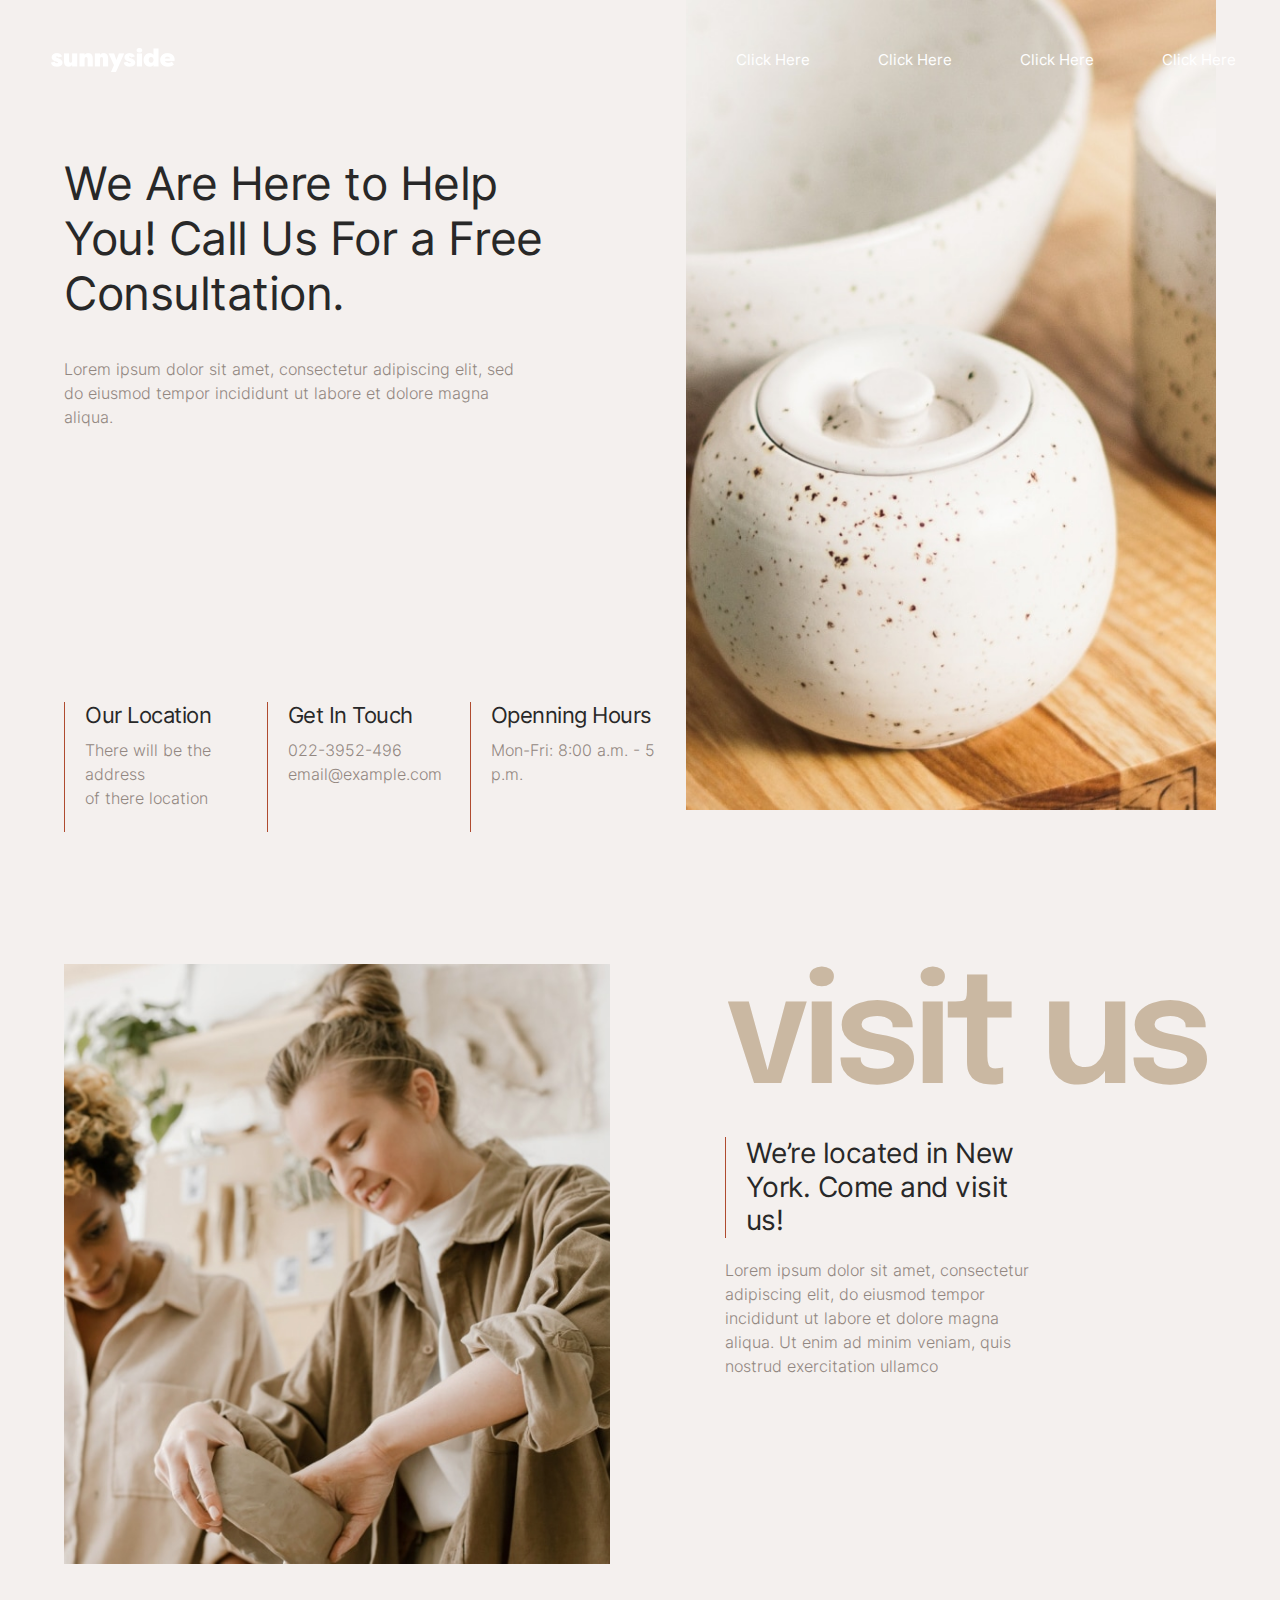
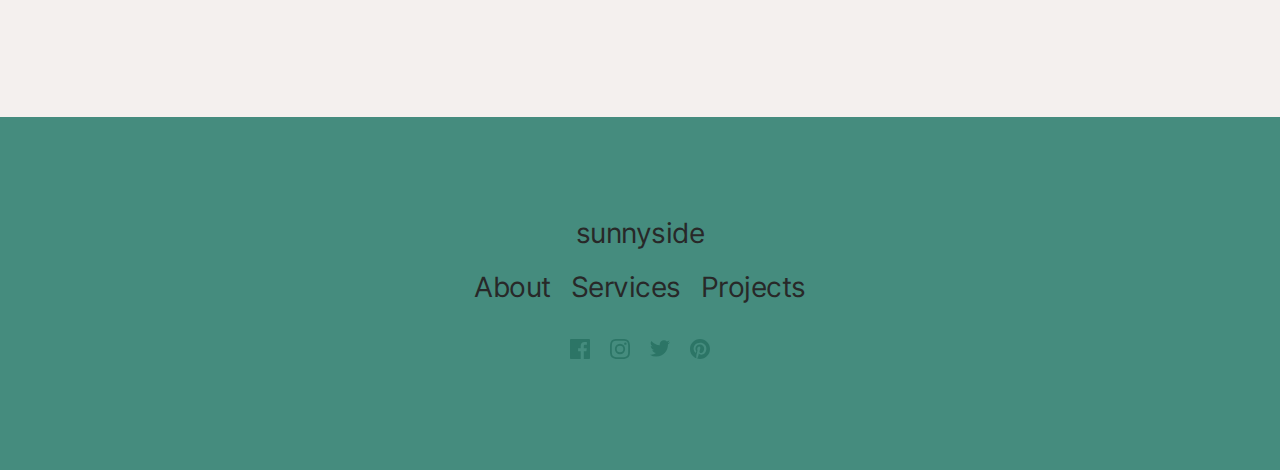
<file: contact-us/index.html>
<!DOCTYPE html>
<html lang="en-US">
<head>
	<meta charset="UTF-8">
	<meta name="viewport" content="width=device-width, initial-scale=1">
	<link rel="profile" href="http://gmpg.org/xfn/11">
	<link rel="pingback" href="/xmlrpc.php">
	<meta name="viewport" content="width=device-width, initial-scale=1">
<meta name="robots" content="max-image-preview:large">
<title>Contact Us &#8211; side</title>
<link rel="alternate" type="application/rss+xml" title="side &raquo; Feed" href="/feed/">
<link rel="alternate" type="application/rss+xml" title="side &raquo; Comments Feed" href="/comments/feed/">
<script>
window._wpemojiSettings = {"baseUrl":"https:\/\/s.w.org\/images\/core\/emoji\/15.0.3\/72x72\/","ext":".png","svgUrl":"https:\/\/s.w.org\/images\/core\/emoji\/15.0.3\/svg\/","svgExt":".svg","source":{"concatemoji":"\/wp-includes\/js\/wp-emoji-release.min.js?ver=6.6.2"}};
/*! This file is auto-generated */
!function(i,n){var o,s,e;function c(e){try{var t={supportTests:e,timestamp:(new Date).valueOf()};sessionStorage.setItem(o,JSON.stringify(t))}catch(e){}}function p(e,t,n){e.clearRect(0,0,e.canvas.width,e.canvas.height),e.fillText(t,0,0);var t=new Uint32Array(e.getImageData(0,0,e.canvas.width,e.canvas.height).data),r=(e.clearRect(0,0,e.canvas.width,e.canvas.height),e.fillText(n,0,0),new Uint32Array(e.getImageData(0,0,e.canvas.width,e.canvas.height).data));return t.every(function(e,t){return e===r[t]})}function u(e,t,n){switch(t){case"flag":return n(e,"🏳️‍⚧️","🏳️​⚧️")?!1:!n(e,"🇺🇳","🇺​🇳")&&!n(e,"🏴󠁧󠁢󠁥󠁮󠁧󠁿","🏴​󠁧​󠁢​󠁥​󠁮​󠁧​󠁿");case"emoji":return!n(e,"🐦‍⬛","🐦​⬛")}return!1}function f(e,t,n){var r="undefined"!=typeof WorkerGlobalScope&&self instanceof WorkerGlobalScope?new OffscreenCanvas(300,150):i.createElement("canvas"),a=r.getContext("2d",{willReadFrequently:!0}),o=(a.textBaseline="top",a.font="600 32px Arial",{});return e.forEach(function(e){o[e]=t(a,e,n)}),o}function t(e){var t=i.createElement("script");t.src=e,t.defer=!0,i.head.appendChild(t)}"undefined"!=typeof Promise&&(o="wpEmojiSettingsSupports",s=["flag","emoji"],n.supports={everything:!0,everythingExceptFlag:!0},e=new Promise(function(e){i.addEventListener("DOMContentLoaded",e,{once:!0})}),new Promise(function(t){var n=function(){try{var e=JSON.parse(sessionStorage.getItem(o));if("object"==typeof e&&"number"==typeof e.timestamp&&(new Date).valueOf()<e.timestamp+604800&&"object"==typeof e.supportTests)return e.supportTests}catch(e){}return null}();if(!n){if("undefined"!=typeof Worker&&"undefined"!=typeof OffscreenCanvas&&"undefined"!=typeof URL&&URL.createObjectURL&&"undefined"!=typeof Blob)try{var e="postMessage("+f.toString()+"("+[JSON.stringify(s),u.toString(),p.toString()].join(",")+"));",r=new Blob([e],{type:"text/javascript"}),a=new Worker(URL.createObjectURL(r),{name:"wpTestEmojiSupports"});return void(a.onmessage=function(e){c(n=e.data),a.terminate(),t(n)})}catch(e){}c(n=f(s,u,p))}t(n)}).then(function(e){for(var t in e)n.supports[t]=e[t],n.supports.everything=n.supports.everything&&n.supports[t],"flag"!==t&&(n.supports.everythingExceptFlag=n.supports.everythingExceptFlag&&n.supports[t]);n.supports.everythingExceptFlag=n.supports.everythingExceptFlag&&!n.supports.flag,n.DOMReady=!1,n.readyCallback=function(){n.DOMReady=!0}}).then(function(){return e}).then(function(){var e;n.supports.everything||(n.readyCallback(),(e=n.source||{}).concatemoji?t(e.concatemoji):e.wpemoji&&e.twemoji&&(t(e.twemoji),t(e.wpemoji)))}))}((window,document),window._wpemojiSettings);
</script>
<link rel="stylesheet" id="hfe-widgets-style-css" href="/wp-content/plugins/header-footer-elementor/inc/widgets-css/frontend.css?ver=1.6.43" media="all">
<style id="wp-emoji-styles-inline-css">img.wp-smiley, img.emoji {
		display: inline !important;
		border: none !important;
		box-shadow: none !important;
		height: 1em !important;
		width: 1em !important;
		margin: 0 0.07em !important;
		vertical-align: -0.1em !important;
		background: none !important;
		padding: 0 !important;
	}</style>
<style id="wp-block-library-inline-css">:root{--wp-admin-theme-color:#007cba;--wp-admin-theme-color--rgb:0,124,186;--wp-admin-theme-color-darker-10:#006ba1;--wp-admin-theme-color-darker-10--rgb:0,107,161;--wp-admin-theme-color-darker-20:#005a87;--wp-admin-theme-color-darker-20--rgb:0,90,135;--wp-admin-border-width-focus:2px;--wp-block-synced-color:#7a00df;--wp-block-synced-color--rgb:122,0,223;--wp-bound-block-color:var(--wp-block-synced-color)}@media (min-resolution:192dpi){:root{--wp-admin-border-width-focus:1.5px}}.wp-element-button{cursor:pointer}:root{--wp--preset--font-size--normal:16px;--wp--preset--font-size--huge:42px}:root .has-very-light-gray-background-color{background-color:#eee}:root .has-very-dark-gray-background-color{background-color:#313131}:root .has-very-light-gray-color{color:#eee}:root .has-very-dark-gray-color{color:#313131}:root .has-vivid-green-cyan-to-vivid-cyan-blue-gradient-background{background:linear-gradient(135deg,#00d084,#0693e3)}:root .has-purple-crush-gradient-background{background:linear-gradient(135deg,#34e2e4,#4721fb 50%,#ab1dfe)}:root .has-hazy-dawn-gradient-background{background:linear-gradient(135deg,#faaca8,#dad0ec)}:root .has-subdued-olive-gradient-background{background:linear-gradient(135deg,#fafae1,#67a671)}:root .has-atomic-cream-gradient-background{background:linear-gradient(135deg,#fdd79a,#004a59)}:root .has-nightshade-gradient-background{background:linear-gradient(135deg,#330968,#31cdcf)}:root .has-midnight-gradient-background{background:linear-gradient(135deg,#020381,#2874fc)}.has-regular-font-size{font-size:1em}.has-larger-font-size{font-size:2.625em}.has-normal-font-size{font-size:var(--wp--preset--font-size--normal)}.has-huge-font-size{font-size:var(--wp--preset--font-size--huge)}.has-text-align-center{text-align:center}.has-text-align-left{text-align:left}.has-text-align-right{text-align:right}#end-resizable-editor-section{display:none}.aligncenter{clear:both}.items-justified-left{justify-content:flex-start}.items-justified-center{justify-content:center}.items-justified-right{justify-content:flex-end}.items-justified-space-between{justify-content:space-between}.screen-reader-text{border:0;clip:rect(1px,1px,1px,1px);clip-path:inset(50%);height:1px;margin:-1px;overflow:hidden;padding:0;position:absolute;width:1px;word-wrap:normal!important}.screen-reader-text:focus{background-color:#ddd;clip:auto!important;clip-path:none;color:#444;display:block;font-size:1em;height:auto;left:5px;line-height:normal;padding:15px 23px 14px;text-decoration:none;top:5px;width:auto;z-index:100000}html :where(.has-border-color){border-style:solid}html :where([style*=border-top-color]){border-top-style:solid}html :where([style*=border-right-color]){border-right-style:solid}html :where([style*=border-bottom-color]){border-bottom-style:solid}html :where([style*=border-left-color]){border-left-style:solid}html :where([style*=border-width]){border-style:solid}html :where([style*=border-top-width]){border-top-style:solid}html :where([style*=border-right-width]){border-right-style:solid}html :where([style*=border-bottom-width]){border-bottom-style:solid}html :where([style*=border-left-width]){border-left-style:solid}html :where(img[class*=wp-image-]){height:auto;max-width:100%}:where(figure){margin:0 0 1em}html :where(.is-position-sticky){--wp-admin--admin-bar--position-offset:var(--wp-admin--admin-bar--height,0px)}@media screen and (max-width:600px){html :where(.is-position-sticky){--wp-admin--admin-bar--position-offset:0px}}</style>
<style id="global-styles-inline-css">:root{--wp--preset--aspect-ratio--square: 1;--wp--preset--aspect-ratio--4-3: 4/3;--wp--preset--aspect-ratio--3-4: 3/4;--wp--preset--aspect-ratio--3-2: 3/2;--wp--preset--aspect-ratio--2-3: 2/3;--wp--preset--aspect-ratio--16-9: 16/9;--wp--preset--aspect-ratio--9-16: 9/16;--wp--preset--color--black: #000000;--wp--preset--color--cyan-bluish-gray: #abb8c3;--wp--preset--color--white: #ffffff;--wp--preset--color--pale-pink: #f78da7;--wp--preset--color--vivid-red: #cf2e2e;--wp--preset--color--luminous-vivid-orange: #ff6900;--wp--preset--color--luminous-vivid-amber: #fcb900;--wp--preset--color--light-green-cyan: #7bdcb5;--wp--preset--color--vivid-green-cyan: #00d084;--wp--preset--color--pale-cyan-blue: #8ed1fc;--wp--preset--color--vivid-cyan-blue: #0693e3;--wp--preset--color--vivid-purple: #9b51e0;--wp--preset--color--base: #f9f9f9;--wp--preset--color--base-2: #ffffff;--wp--preset--color--contrast: #111111;--wp--preset--color--contrast-2: #636363;--wp--preset--color--contrast-3: #A4A4A4;--wp--preset--color--accent: #cfcabe;--wp--preset--color--accent-2: #c2a990;--wp--preset--color--accent-3: #d8613c;--wp--preset--color--accent-4: #b1c5a4;--wp--preset--color--accent-5: #b5bdbc;--wp--preset--gradient--vivid-cyan-blue-to-vivid-purple: linear-gradient(135deg,rgba(6,147,227,1) 0%,rgb(155,81,224) 100%);--wp--preset--gradient--light-green-cyan-to-vivid-green-cyan: linear-gradient(135deg,rgb(122,220,180) 0%,rgb(0,208,130) 100%);--wp--preset--gradient--luminous-vivid-amber-to-luminous-vivid-orange: linear-gradient(135deg,rgba(252,185,0,1) 0%,rgba(255,105,0,1) 100%);--wp--preset--gradient--luminous-vivid-orange-to-vivid-red: linear-gradient(135deg,rgba(255,105,0,1) 0%,rgb(207,46,46) 100%);--wp--preset--gradient--very-light-gray-to-cyan-bluish-gray: linear-gradient(135deg,rgb(238,238,238) 0%,rgb(169,184,195) 100%);--wp--preset--gradient--cool-to-warm-spectrum: linear-gradient(135deg,rgb(74,234,220) 0%,rgb(151,120,209) 20%,rgb(207,42,186) 40%,rgb(238,44,130) 60%,rgb(251,105,98) 80%,rgb(254,248,76) 100%);--wp--preset--gradient--blush-light-purple: linear-gradient(135deg,rgb(255,206,236) 0%,rgb(152,150,240) 100%);--wp--preset--gradient--blush-bordeaux: linear-gradient(135deg,rgb(254,205,165) 0%,rgb(254,45,45) 50%,rgb(107,0,62) 100%);--wp--preset--gradient--luminous-dusk: linear-gradient(135deg,rgb(255,203,112) 0%,rgb(199,81,192) 50%,rgb(65,88,208) 100%);--wp--preset--gradient--pale-ocean: linear-gradient(135deg,rgb(255,245,203) 0%,rgb(182,227,212) 50%,rgb(51,167,181) 100%);--wp--preset--gradient--electric-grass: linear-gradient(135deg,rgb(202,248,128) 0%,rgb(113,206,126) 100%);--wp--preset--gradient--midnight: linear-gradient(135deg,rgb(2,3,129) 0%,rgb(40,116,252) 100%);--wp--preset--gradient--gradient-1: linear-gradient(to bottom, #cfcabe 0%, #F9F9F9 100%);--wp--preset--gradient--gradient-2: linear-gradient(to bottom, #C2A990 0%, #F9F9F9 100%);--wp--preset--gradient--gradient-3: linear-gradient(to bottom, #D8613C 0%, #F9F9F9 100%);--wp--preset--gradient--gradient-4: linear-gradient(to bottom, #B1C5A4 0%, #F9F9F9 100%);--wp--preset--gradient--gradient-5: linear-gradient(to bottom, #B5BDBC 0%, #F9F9F9 100%);--wp--preset--gradient--gradient-6: linear-gradient(to bottom, #A4A4A4 0%, #F9F9F9 100%);--wp--preset--gradient--gradient-7: linear-gradient(to bottom, #cfcabe 50%, #F9F9F9 50%);--wp--preset--gradient--gradient-8: linear-gradient(to bottom, #C2A990 50%, #F9F9F9 50%);--wp--preset--gradient--gradient-9: linear-gradient(to bottom, #D8613C 50%, #F9F9F9 50%);--wp--preset--gradient--gradient-10: linear-gradient(to bottom, #B1C5A4 50%, #F9F9F9 50%);--wp--preset--gradient--gradient-11: linear-gradient(to bottom, #B5BDBC 50%, #F9F9F9 50%);--wp--preset--gradient--gradient-12: linear-gradient(to bottom, #A4A4A4 50%, #F9F9F9 50%);--wp--preset--font-size--small: 0.9rem;--wp--preset--font-size--medium: 1.05rem;--wp--preset--font-size--large: clamp(1.39rem, 1.39rem + ((1vw - 0.2rem) * 0.767), 1.85rem);--wp--preset--font-size--x-large: clamp(1.85rem, 1.85rem + ((1vw - 0.2rem) * 1.083), 2.5rem);--wp--preset--font-size--xx-large: clamp(2.5rem, 2.5rem + ((1vw - 0.2rem) * 1.283), 3.27rem);--wp--preset--font-family--body: "Inter", sans-serif;--wp--preset--font-family--heading: Cardo;--wp--preset--font-family--system-sans-serif: -apple-system, BlinkMacSystemFont, avenir next, avenir, segoe ui, helvetica neue, helvetica, Cantarell, Ubuntu, roboto, noto, arial, sans-serif;--wp--preset--font-family--system-serif: Iowan Old Style, Apple Garamond, Baskerville, Times New Roman, Droid Serif, Times, Source Serif Pro, serif, Apple Color Emoji, Segoe UI Emoji, Segoe UI Symbol;--wp--preset--spacing--20: min(1.5rem, 2vw);--wp--preset--spacing--30: min(2.5rem, 3vw);--wp--preset--spacing--40: min(4rem, 5vw);--wp--preset--spacing--50: min(6.5rem, 8vw);--wp--preset--spacing--60: min(10.5rem, 13vw);--wp--preset--spacing--70: 3.38rem;--wp--preset--spacing--80: 5.06rem;--wp--preset--spacing--10: 1rem;--wp--preset--shadow--natural: 6px 6px 9px rgba(0, 0, 0, 0.2);--wp--preset--shadow--deep: 12px 12px 50px rgba(0, 0, 0, 0.4);--wp--preset--shadow--sharp: 6px 6px 0px rgba(0, 0, 0, 0.2);--wp--preset--shadow--outlined: 6px 6px 0px -3px rgba(255, 255, 255, 1), 6px 6px rgba(0, 0, 0, 1);--wp--preset--shadow--crisp: 6px 6px 0px rgba(0, 0, 0, 1);}:root { --wp--style--global--content-size: 620px;--wp--style--global--wide-size: 1280px; }:where(body) { margin: 0; }.wp-site-blocks { padding-top: var(--wp--style--root--padding-top); padding-bottom: var(--wp--style--root--padding-bottom); }.has-global-padding { padding-right: var(--wp--style--root--padding-right); padding-left: var(--wp--style--root--padding-left); }.has-global-padding > .alignfull { margin-right: calc(var(--wp--style--root--padding-right) * -1); margin-left: calc(var(--wp--style--root--padding-left) * -1); }.has-global-padding :where(:not(.alignfull.is-layout-flow) > .has-global-padding:not(.wp-block-block, .alignfull)) { padding-right: 0; padding-left: 0; }.has-global-padding :where(:not(.alignfull.is-layout-flow) > .has-global-padding:not(.wp-block-block, .alignfull)) > .alignfull { margin-left: 0; margin-right: 0; }.wp-site-blocks > .alignleft { float: left; margin-right: 2em; }.wp-site-blocks > .alignright { float: right; margin-left: 2em; }.wp-site-blocks > .aligncenter { justify-content: center; margin-left: auto; margin-right: auto; }:where(.wp-site-blocks) > * { margin-block-start: 1.2rem; margin-block-end: 0; }:where(.wp-site-blocks) > :first-child { margin-block-start: 0; }:where(.wp-site-blocks) > :last-child { margin-block-end: 0; }:root { --wp--style--block-gap: 1.2rem; }:root :where(.is-layout-flow) > :first-child{margin-block-start: 0;}:root :where(.is-layout-flow) > :last-child{margin-block-end: 0;}:root :where(.is-layout-flow) > *{margin-block-start: 1.2rem;margin-block-end: 0;}:root :where(.is-layout-constrained) > :first-child{margin-block-start: 0;}:root :where(.is-layout-constrained) > :last-child{margin-block-end: 0;}:root :where(.is-layout-constrained) > *{margin-block-start: 1.2rem;margin-block-end: 0;}:root :where(.is-layout-flex){gap: 1.2rem;}:root :where(.is-layout-grid){gap: 1.2rem;}.is-layout-flow > .alignleft{float: left;margin-inline-start: 0;margin-inline-end: 2em;}.is-layout-flow > .alignright{float: right;margin-inline-start: 2em;margin-inline-end: 0;}.is-layout-flow > .aligncenter{margin-left: auto !important;margin-right: auto !important;}.is-layout-constrained > .alignleft{float: left;margin-inline-start: 0;margin-inline-end: 2em;}.is-layout-constrained > .alignright{float: right;margin-inline-start: 2em;margin-inline-end: 0;}.is-layout-constrained > .aligncenter{margin-left: auto !important;margin-right: auto !important;}.is-layout-constrained > :where(:not(.alignleft):not(.alignright):not(.alignfull)){max-width: var(--wp--style--global--content-size);margin-left: auto !important;margin-right: auto !important;}.is-layout-constrained > .alignwide{max-width: var(--wp--style--global--wide-size);}body .is-layout-flex{display: flex;}.is-layout-flex{flex-wrap: wrap;align-items: center;}.is-layout-flex > :is(*, div){margin: 0;}body .is-layout-grid{display: grid;}.is-layout-grid > :is(*, div){margin: 0;}body{background-color: var(--wp--preset--color--base);color: var(--wp--preset--color--contrast);font-family: var(--wp--preset--font-family--body);font-size: var(--wp--preset--font-size--medium);font-style: normal;font-weight: 400;line-height: 1.55;--wp--style--root--padding-top: 0px;--wp--style--root--padding-right: var(--wp--preset--spacing--50);--wp--style--root--padding-bottom: 0px;--wp--style--root--padding-left: var(--wp--preset--spacing--50);}a:where(:not(.wp-element-button)){color: var(--wp--preset--color--contrast);text-decoration: underline;}:root :where(a:where(:not(.wp-element-button)):hover){text-decoration: none;}h1, h2, h3, h4, h5, h6{color: var(--wp--preset--color--contrast);font-family: var(--wp--preset--font-family--heading);font-weight: 400;line-height: 1.2;}h1{font-size: var(--wp--preset--font-size--xx-large);line-height: 1.15;}h2{font-size: var(--wp--preset--font-size--x-large);}h3{font-size: var(--wp--preset--font-size--large);}h4{font-size: clamp(1.1rem, 1.1rem + ((1vw - 0.2rem) * 0.767), 1.5rem);}h5{font-size: var(--wp--preset--font-size--medium);}h6{font-size: var(--wp--preset--font-size--small);}:root :where(.wp-element-button, .wp-block-button__link){background-color: var(--wp--preset--color--contrast);border-radius: .33rem;border-color: var(--wp--preset--color--contrast);border-width: 0;color: var(--wp--preset--color--base);font-family: inherit;font-size: var(--wp--preset--font-size--small);font-style: normal;font-weight: 500;line-height: inherit;padding-top: 0.6rem;padding-right: 1rem;padding-bottom: 0.6rem;padding-left: 1rem;text-decoration: none;}:root :where(.wp-element-button:hover, .wp-block-button__link:hover){background-color: var(--wp--preset--color--contrast-2);border-color: var(--wp--preset--color--contrast-2);color: var(--wp--preset--color--base);}:root :where(.wp-element-button:focus, .wp-block-button__link:focus){background-color: var(--wp--preset--color--contrast-2);border-color: var(--wp--preset--color--contrast-2);color: var(--wp--preset--color--base);outline-color: var(--wp--preset--color--contrast);outline-offset: 2px;}:root :where(.wp-element-button:active, .wp-block-button__link:active){background-color: var(--wp--preset--color--contrast);color: var(--wp--preset--color--base);}:root :where(.wp-element-caption, .wp-block-audio figcaption, .wp-block-embed figcaption, .wp-block-gallery figcaption, .wp-block-image figcaption, .wp-block-table figcaption, .wp-block-video figcaption){color: var(--wp--preset--color--contrast-2);font-family: var(--wp--preset--font-family--body);font-size: 0.8rem;}.has-black-color{color: var(--wp--preset--color--black) !important;}.has-cyan-bluish-gray-color{color: var(--wp--preset--color--cyan-bluish-gray) !important;}.has-white-color{color: var(--wp--preset--color--white) !important;}.has-pale-pink-color{color: var(--wp--preset--color--pale-pink) !important;}.has-vivid-red-color{color: var(--wp--preset--color--vivid-red) !important;}.has-luminous-vivid-orange-color{color: var(--wp--preset--color--luminous-vivid-orange) !important;}.has-luminous-vivid-amber-color{color: var(--wp--preset--color--luminous-vivid-amber) !important;}.has-light-green-cyan-color{color: var(--wp--preset--color--light-green-cyan) !important;}.has-vivid-green-cyan-color{color: var(--wp--preset--color--vivid-green-cyan) !important;}.has-pale-cyan-blue-color{color: var(--wp--preset--color--pale-cyan-blue) !important;}.has-vivid-cyan-blue-color{color: var(--wp--preset--color--vivid-cyan-blue) !important;}.has-vivid-purple-color{color: var(--wp--preset--color--vivid-purple) !important;}.has-base-color{color: var(--wp--preset--color--base) !important;}.has-base-2-color{color: var(--wp--preset--color--base-2) !important;}.has-contrast-color{color: var(--wp--preset--color--contrast) !important;}.has-contrast-2-color{color: var(--wp--preset--color--contrast-2) !important;}.has-contrast-3-color{color: var(--wp--preset--color--contrast-3) !important;}.has-accent-color{color: var(--wp--preset--color--accent) !important;}.has-accent-2-color{color: var(--wp--preset--color--accent-2) !important;}.has-accent-3-color{color: var(--wp--preset--color--accent-3) !important;}.has-accent-4-color{color: var(--wp--preset--color--accent-4) !important;}.has-accent-5-color{color: var(--wp--preset--color--accent-5) !important;}.has-black-background-color{background-color: var(--wp--preset--color--black) !important;}.has-cyan-bluish-gray-background-color{background-color: var(--wp--preset--color--cyan-bluish-gray) !important;}.has-white-background-color{background-color: var(--wp--preset--color--white) !important;}.has-pale-pink-background-color{background-color: var(--wp--preset--color--pale-pink) !important;}.has-vivid-red-background-color{background-color: var(--wp--preset--color--vivid-red) !important;}.has-luminous-vivid-orange-background-color{background-color: var(--wp--preset--color--luminous-vivid-orange) !important;}.has-luminous-vivid-amber-background-color{background-color: var(--wp--preset--color--luminous-vivid-amber) !important;}.has-light-green-cyan-background-color{background-color: var(--wp--preset--color--light-green-cyan) !important;}.has-vivid-green-cyan-background-color{background-color: var(--wp--preset--color--vivid-green-cyan) !important;}.has-pale-cyan-blue-background-color{background-color: var(--wp--preset--color--pale-cyan-blue) !important;}.has-vivid-cyan-blue-background-color{background-color: var(--wp--preset--color--vivid-cyan-blue) !important;}.has-vivid-purple-background-color{background-color: var(--wp--preset--color--vivid-purple) !important;}.has-base-background-color{background-color: var(--wp--preset--color--base) !important;}.has-base-2-background-color{background-color: var(--wp--preset--color--base-2) !important;}.has-contrast-background-color{background-color: var(--wp--preset--color--contrast) !important;}.has-contrast-2-background-color{background-color: var(--wp--preset--color--contrast-2) !important;}.has-contrast-3-background-color{background-color: var(--wp--preset--color--contrast-3) !important;}.has-accent-background-color{background-color: var(--wp--preset--color--accent) !important;}.has-accent-2-background-color{background-color: var(--wp--preset--color--accent-2) !important;}.has-accent-3-background-color{background-color: var(--wp--preset--color--accent-3) !important;}.has-accent-4-background-color{background-color: var(--wp--preset--color--accent-4) !important;}.has-accent-5-background-color{background-color: var(--wp--preset--color--accent-5) !important;}.has-black-border-color{border-color: var(--wp--preset--color--black) !important;}.has-cyan-bluish-gray-border-color{border-color: var(--wp--preset--color--cyan-bluish-gray) !important;}.has-white-border-color{border-color: var(--wp--preset--color--white) !important;}.has-pale-pink-border-color{border-color: var(--wp--preset--color--pale-pink) !important;}.has-vivid-red-border-color{border-color: var(--wp--preset--color--vivid-red) !important;}.has-luminous-vivid-orange-border-color{border-color: var(--wp--preset--color--luminous-vivid-orange) !important;}.has-luminous-vivid-amber-border-color{border-color: var(--wp--preset--color--luminous-vivid-amber) !important;}.has-light-green-cyan-border-color{border-color: var(--wp--preset--color--light-green-cyan) !important;}.has-vivid-green-cyan-border-color{border-color: var(--wp--preset--color--vivid-green-cyan) !important;}.has-pale-cyan-blue-border-color{border-color: var(--wp--preset--color--pale-cyan-blue) !important;}.has-vivid-cyan-blue-border-color{border-color: var(--wp--preset--color--vivid-cyan-blue) !important;}.has-vivid-purple-border-color{border-color: var(--wp--preset--color--vivid-purple) !important;}.has-base-border-color{border-color: var(--wp--preset--color--base) !important;}.has-base-2-border-color{border-color: var(--wp--preset--color--base-2) !important;}.has-contrast-border-color{border-color: var(--wp--preset--color--contrast) !important;}.has-contrast-2-border-color{border-color: var(--wp--preset--color--contrast-2) !important;}.has-contrast-3-border-color{border-color: var(--wp--preset--color--contrast-3) !important;}.has-accent-border-color{border-color: var(--wp--preset--color--accent) !important;}.has-accent-2-border-color{border-color: var(--wp--preset--color--accent-2) !important;}.has-accent-3-border-color{border-color: var(--wp--preset--color--accent-3) !important;}.has-accent-4-border-color{border-color: var(--wp--preset--color--accent-4) !important;}.has-accent-5-border-color{border-color: var(--wp--preset--color--accent-5) !important;}.has-vivid-cyan-blue-to-vivid-purple-gradient-background{background: var(--wp--preset--gradient--vivid-cyan-blue-to-vivid-purple) !important;}.has-light-green-cyan-to-vivid-green-cyan-gradient-background{background: var(--wp--preset--gradient--light-green-cyan-to-vivid-green-cyan) !important;}.has-luminous-vivid-amber-to-luminous-vivid-orange-gradient-background{background: var(--wp--preset--gradient--luminous-vivid-amber-to-luminous-vivid-orange) !important;}.has-luminous-vivid-orange-to-vivid-red-gradient-background{background: var(--wp--preset--gradient--luminous-vivid-orange-to-vivid-red) !important;}.has-very-light-gray-to-cyan-bluish-gray-gradient-background{background: var(--wp--preset--gradient--very-light-gray-to-cyan-bluish-gray) !important;}.has-cool-to-warm-spectrum-gradient-background{background: var(--wp--preset--gradient--cool-to-warm-spectrum) !important;}.has-blush-light-purple-gradient-background{background: var(--wp--preset--gradient--blush-light-purple) !important;}.has-blush-bordeaux-gradient-background{background: var(--wp--preset--gradient--blush-bordeaux) !important;}.has-luminous-dusk-gradient-background{background: var(--wp--preset--gradient--luminous-dusk) !important;}.has-pale-ocean-gradient-background{background: var(--wp--preset--gradient--pale-ocean) !important;}.has-electric-grass-gradient-background{background: var(--wp--preset--gradient--electric-grass) !important;}.has-midnight-gradient-background{background: var(--wp--preset--gradient--midnight) !important;}.has-gradient-1-gradient-background{background: var(--wp--preset--gradient--gradient-1) !important;}.has-gradient-2-gradient-background{background: var(--wp--preset--gradient--gradient-2) !important;}.has-gradient-3-gradient-background{background: var(--wp--preset--gradient--gradient-3) !important;}.has-gradient-4-gradient-background{background: var(--wp--preset--gradient--gradient-4) !important;}.has-gradient-5-gradient-background{background: var(--wp--preset--gradient--gradient-5) !important;}.has-gradient-6-gradient-background{background: var(--wp--preset--gradient--gradient-6) !important;}.has-gradient-7-gradient-background{background: var(--wp--preset--gradient--gradient-7) !important;}.has-gradient-8-gradient-background{background: var(--wp--preset--gradient--gradient-8) !important;}.has-gradient-9-gradient-background{background: var(--wp--preset--gradient--gradient-9) !important;}.has-gradient-10-gradient-background{background: var(--wp--preset--gradient--gradient-10) !important;}.has-gradient-11-gradient-background{background: var(--wp--preset--gradient--gradient-11) !important;}.has-gradient-12-gradient-background{background: var(--wp--preset--gradient--gradient-12) !important;}.has-small-font-size{font-size: var(--wp--preset--font-size--small) !important;}.has-medium-font-size{font-size: var(--wp--preset--font-size--medium) !important;}.has-large-font-size{font-size: var(--wp--preset--font-size--large) !important;}.has-x-large-font-size{font-size: var(--wp--preset--font-size--x-large) !important;}.has-xx-large-font-size{font-size: var(--wp--preset--font-size--xx-large) !important;}.has-body-font-family{font-family: var(--wp--preset--font-family--body) !important;}.has-heading-font-family{font-family: var(--wp--preset--font-family--heading) !important;}.has-system-sans-serif-font-family{font-family: var(--wp--preset--font-family--system-sans-serif) !important;}.has-system-serif-font-family{font-family: var(--wp--preset--font-family--system-serif) !important;}
:where(.wp-site-blocks *:focus){outline-width:2px;outline-style:solid}:root :where(.wp-block-calendar.wp-block-calendar table:where(:not(.has-text-color)) th){background-color:var(--wp--preset--color--contrast-2);color:var(--wp--preset--color--base);border-color:var(--wp--preset--color--contrast-2)}:root :where(.wp-block-calendar table:where(:not(.has-text-color)) td){border-color:var(--wp--preset--color--contrast-2)}:root :where(.wp-block-categories){list-style-type:none;}:root :where(.wp-block-categories li){margin-bottom: 0.5rem;}:root :where(.wp-block-post-comments-form textarea, .wp-block-post-comments-form input){border-radius:.33rem}:root :where(.wp-block-loginout input){border-radius:.33rem;padding:calc(0.667em + 2px);border:1px solid #949494;}:root :where(.wp-block-post-terms .wp-block-post-terms__prefix){color: var(--wp--preset--color--contrast-2);}:root :where(.wp-block-query-title span){font-style: italic;}:root :where(.wp-block-quote :where(p)){margin-block-start:0;margin-block-end:calc(var(--wp--preset--spacing--10) + 0.5rem);}:root :where(.wp-block-quote :where(:last-child)){margin-block-end:0;}:root :where(.wp-block-quote.has-text-align-right.is-style-plain, .rtl .is-style-plain.wp-block-quote:not(.has-text-align-center):not(.has-text-align-left)){border-width: 0 2px 0 0;padding-left:calc(var(--wp--preset--spacing--20) + 0.5rem);padding-right:calc(var(--wp--preset--spacing--20) + 0.5rem);}:root :where(.wp-block-quote.has-text-align-left.is-style-plain, body:not(.rtl) .is-style-plain.wp-block-quote:not(.has-text-align-center):not(.has-text-align-right)){border-width: 0 0 0 2px;padding-left:calc(var(--wp--preset--spacing--20) + 0.5rem);padding-right:calc(var(--wp--preset--spacing--20) + 0.5rem)}:root :where(.wp-block-search .wp-block-search__input){border-radius:.33rem}:root :where(.wp-block-separator){}:root :where(.wp-block-separator:not(.is-style-wide):not(.is-style-dots):not(.alignwide):not(.alignfull)){width: var(--wp--preset--spacing--60)}</style>
<style id="wp-block-template-skip-link-inline-css">.skip-link.screen-reader-text {
			border: 0;
			clip: rect(1px,1px,1px,1px);
			clip-path: inset(50%);
			height: 1px;
			margin: -1px;
			overflow: hidden;
			padding: 0;
			position: absolute !important;
			width: 1px;
			word-wrap: normal !important;
		}

		.skip-link.screen-reader-text:focus {
			background-color: #eee;
			clip: auto !important;
			clip-path: none;
			color: #444;
			display: block;
			font-size: 1em;
			height: auto;
			left: 5px;
			line-height: normal;
			padding: 15px 23px 14px;
			text-decoration: none;
			top: 5px;
			width: auto;
			z-index: 100000;
		}</style>
<link rel="stylesheet" id="hfe-style-css" href="/wp-content/plugins/header-footer-elementor/assets/css/header-footer-elementor.css?ver=1.6.43" media="all">
<link rel="stylesheet" id="elementor-frontend-css" href="/wp-content/plugins/elementor/assets/css/frontend.min.css?ver=3.24.7" media="all">
<link rel="stylesheet" id="swiper-css" href="/wp-content/plugins/elementor/assets/lib/swiper/v8/css/swiper.min.css?ver=8.4.5" media="all">
<link rel="stylesheet" id="e-swiper-css" href="/wp-content/plugins/elementor/assets/css/conditionals/e-swiper.min.css?ver=3.24.7" media="all">
<link rel="stylesheet" id="elementor-post-6-css" href="/wp-content/uploads/elementor/css/post-6.css?ver=1729276253" media="all">
<link rel="stylesheet" id="full-screen-menu-frontend-css" href="/wp-content/plugins/full-screen-menu-for-elementor/assets/css/frontend.min.css?ver=1.0.6" media="all">
<link rel="stylesheet" id="elementor-global-css" href="/wp-content/uploads/elementor/css/global.css?ver=1729276253" media="all">
<link rel="stylesheet" id="widget-heading-css" href="/wp-content/plugins/elementor/assets/css/widget-heading.min.css?ver=3.24.7" media="all">
<link rel="stylesheet" id="e-animation-fadeInDown-css" href="/wp-content/plugins/elementor/assets/lib/animations/styles/fadeInDown.min.css?ver=3.24.7" media="all">
<link rel="stylesheet" id="widget-text-editor-css" href="/wp-content/plugins/elementor/assets/css/widget-text-editor.min.css?ver=3.24.7" media="all">
<link rel="stylesheet" id="widget-icon-box-css" href="/wp-content/plugins/elementor/assets/css/widget-icon-box.min.css?ver=3.24.7" media="all">
<link rel="stylesheet" id="elementor-post-13-css" href="/wp-content/uploads/elementor/css/post-13.css?ver=1729276285" media="all">
<link rel="stylesheet" id="elementor-post-105-css" href="/wp-content/uploads/elementor/css/post-105.css?ver=1729276253" media="all">
<link rel="stylesheet" id="elementor-post-283-css" href="/wp-content/uploads/elementor/css/post-283.css?ver=1729276253" media="all">
<link rel="stylesheet" id="hfe-icons-list-css" href="/wp-content/plugins/elementor/assets/css/widget-icon-list.min.css?ver=3.24.3" media="all">
<link rel="stylesheet" id="hfe-social-icons-css" href="/wp-content/plugins/elementor/assets/css/widget-social-icons.min.css?ver=3.24.0" media="all">
<link rel="stylesheet" id="hfe-social-share-icons-brands-css" href="/wp-content/plugins/elementor/assets/lib/font-awesome/css/brands.css?ver=5.15.3" media="all">
<link rel="stylesheet" id="hfe-social-share-icons-fontawesome-css" href="/wp-content/plugins/elementor/assets/lib/font-awesome/css/fontawesome.css?ver=5.15.3" media="all">
<link rel="stylesheet" id="hfe-nav-menu-icons-css" href="/wp-content/plugins/elementor/assets/lib/font-awesome/css/solid.css?ver=5.15.3" media="all">
<link rel="stylesheet" id="google-fonts-1-css" href="https://fonts.googleapis.com/css?family=Inter%3A100%2C100italic%2C200%2C200italic%2C300%2C300italic%2C400%2C400italic%2C500%2C500italic%2C600%2C600italic%2C700%2C700italic%2C800%2C800italic%2C900%2C900italic%7CEpilogue%3A100%2C100italic%2C200%2C200italic%2C300%2C300italic%2C400%2C400italic%2C500%2C500italic%2C600%2C600italic%2C700%2C700italic%2C800%2C800italic%2C900%2C900italic&#038;display=swap&#038;ver=6.6.2" media="all">
<link rel="preconnect" href="https://fonts.gstatic.com/" crossorigin>
<link rel="https://api.w.org/" href="/wp-json/">
<link rel="alternate" title="JSON" type="application/json" href="/wp-json/wp/v2/pages/13">
<link rel="EditURI" type="application/rsd+xml" title="RSD" href="/xmlrpc.php?rsd">
<meta name="generator" content="WordPress 6.6.2">
<link rel="canonical" href="/contact-us/">
<link rel="shortlink" href="/?p=13">
<link rel="alternate" title="oEmbed (JSON)" type="application/json+oembed" href="/wp-json/oembed/1.0/embed?url=http%3A%2F%2F%2Fcontact-us%2F">
<link rel="alternate" title="oEmbed (XML)" type="text/xml+oembed" href="/wp-json/oembed/1.0/embed?url=http%3A%2F%2F%2Fcontact-us%2F#038;format=xml">
<meta name="generator" content="Elementor 3.24.7; features: e_font_icon_svg, additional_custom_breakpoints, e_optimized_control_loading, e_element_cache; settings: css_print_method-external, google_font-enabled, font_display-swap">
			<style>.e-con.e-parent:nth-of-type(n+4):not(.e-lazyloaded):not(.e-no-lazyload),
				.e-con.e-parent:nth-of-type(n+4):not(.e-lazyloaded):not(.e-no-lazyload) * {
					background-image: none !important;
				}
				@media screen and (max-height: 1024px) {
					.e-con.e-parent:nth-of-type(n+3):not(.e-lazyloaded):not(.e-no-lazyload),
					.e-con.e-parent:nth-of-type(n+3):not(.e-lazyloaded):not(.e-no-lazyload) * {
						background-image: none !important;
					}
				}
				@media screen and (max-height: 640px) {
					.e-con.e-parent:nth-of-type(n+2):not(.e-lazyloaded):not(.e-no-lazyload),
					.e-con.e-parent:nth-of-type(n+2):not(.e-lazyloaded):not(.e-no-lazyload) * {
						background-image: none !important;
					}
				}</style>
			<style id="wp-fonts-local">@font-face{font-family:Inter;font-style:normal;font-weight:300 900;font-display:fallback;src:url('/wp-content/themes/twentytwentyfour/assets/fonts/inter/Inter-VariableFont_slnt,wght.woff2') format('woff2');font-stretch:normal;}
@font-face{font-family:Cardo;font-style:normal;font-weight:400;font-display:fallback;src:url('/wp-content/themes/twentytwentyfour/assets/fonts/cardo/cardo_normal_400.woff2') format('woff2');}
@font-face{font-family:Cardo;font-style:italic;font-weight:400;font-display:fallback;src:url('/wp-content/themes/twentytwentyfour/assets/fonts/cardo/cardo_italic_400.woff2') format('woff2');}
@font-face{font-family:Cardo;font-style:normal;font-weight:700;font-display:fallback;src:url('/wp-content/themes/twentytwentyfour/assets/fonts/cardo/cardo_normal_700.woff2') format('woff2');}</style>
</head>

<body class="page-template page-template-elementor_header_footer page page-id-13 wp-embed-responsive ehf-header ehf-footer ehf-template-twentytwentyfour ehf-stylesheet-twentytwentyfour elementor-default elementor-template-full-width elementor-kit-6 elementor-page elementor-page-13">
<div id="page" class="hfeed site">

		<header id="masthead" itemscope="itemscope" itemtype="https://schema.org/WPHeader">
			<p class="main-title bhf-hidden" itemprop="headline"><a href="/" title="side" rel="home">side</a></p>
					<div data-elementor-type="wp-post" data-elementor-id="105" class="elementor elementor-105">
				<div class="elementor-element elementor-element-9858f99 elementor-hidden-tablet elementor-hidden-mobile e-flex e-con-boxed e-con e-parent" data-id="9858f99" data-element_type="container" data-settings="{&quot;position&quot;:&quot;absolute&quot;}">
					<div class="e-con-inner">
		<div class="elementor-element elementor-element-32866d1 e-con-full e-flex e-con e-child" data-id="32866d1" data-element_type="container">
				<div class="elementor-element elementor-element-95a6735 e-transform elementor-widget elementor-widget-image" data-id="95a6735" data-element_type="widget" data-settings="{&quot;_transform_scale_effect_hover&quot;:{&quot;unit&quot;:&quot;px&quot;,&quot;size&quot;:1.1000000000000001,&quot;sizes&quot;:[]},&quot;_transform_scale_effect_hover_tablet&quot;:{&quot;unit&quot;:&quot;px&quot;,&quot;size&quot;:&quot;&quot;,&quot;sizes&quot;:[]},&quot;_transform_scale_effect_hover_mobile&quot;:{&quot;unit&quot;:&quot;px&quot;,&quot;size&quot;:&quot;&quot;,&quot;sizes&quot;:[]}}" data-widget_type="image.default">
				<div class="elementor-widget-container">
													<img width="124" height="24" src="/wp-content/uploads/2024/09/logo-1eb2b0bf.png" class="attachment-large size-large wp-image-94" alt="">													</div>
				</div>
				</div>
		<div class="elementor-element elementor-element-0e5a982 e-con-full e-flex e-con e-child" data-id="0e5a982" data-element_type="container">
				<div class="elementor-element elementor-element-a931ace elementor-widget elementor-widget-button" data-id="a931ace" data-element_type="widget" data-widget_type="button.default">
				<div class="elementor-widget-container">
					<div class="elementor-button-wrapper">
			<a class="elementor-button elementor-button-link elementor-size-sm" href="#">
						<span class="elementor-button-content-wrapper">
									<span class="elementor-button-text">Click here</span>
					</span>
					</a>
		</div>
				</div>
				</div>
				<div class="elementor-element elementor-element-daf6b68 elementor-widget elementor-widget-button" data-id="daf6b68" data-element_type="widget" data-widget_type="button.default">
				<div class="elementor-widget-container">
					<div class="elementor-button-wrapper">
			<a class="elementor-button elementor-button-link elementor-size-sm" href="#">
						<span class="elementor-button-content-wrapper">
									<span class="elementor-button-text">Click here</span>
					</span>
					</a>
		</div>
				</div>
				</div>
				<div class="elementor-element elementor-element-f4ccb3a elementor-widget elementor-widget-button" data-id="f4ccb3a" data-element_type="widget" data-widget_type="button.default">
				<div class="elementor-widget-container">
					<div class="elementor-button-wrapper">
			<a class="elementor-button elementor-button-link elementor-size-sm" href="#">
						<span class="elementor-button-content-wrapper">
									<span class="elementor-button-text">Click here</span>
					</span>
					</a>
		</div>
				</div>
				</div>
				<div class="elementor-element elementor-element-700132b elementor-widget elementor-widget-button" data-id="700132b" data-element_type="widget" data-widget_type="button.default">
				<div class="elementor-widget-container">
					<div class="elementor-button-wrapper">
			<a class="elementor-button elementor-button-link elementor-size-sm" href="#">
						<span class="elementor-button-content-wrapper">
									<span class="elementor-button-text">Click here</span>
					</span>
					</a>
		</div>
				</div>
				</div>
				</div>
					</div>
				</div>
				</div>
				</header>

			<div data-elementor-type="wp-page" data-elementor-id="13" class="elementor elementor-13">
				<div class="elementor-element elementor-element-687a89c3 e-con-full e-flex e-con e-parent" data-id="687a89c3" data-element_type="container">
		<div class="elementor-element elementor-element-5d406b18 e-con-full e-flex e-con e-parent" data-id="5d406b18" data-element_type="container">
		<div class="elementor-element elementor-element-acb4f3c e-con-full e-flex e-con e-parent" data-id="acb4f3c" data-element_type="container">
				<div class="elementor-element elementor-element-2efefc50 elementor-widget elementor-widget-heading" data-id="2efefc50" data-element_type="widget" data-widget_type="heading.default">
				<div class="elementor-widget-container">
			<h1 class="elementor-heading-title elementor-size-default">We Are Here to Help You!
Call Us For a Free Consultation.</h1>		</div>
				</div>
				<div class="elementor-element elementor-element-77bb5548 elementor-widget__width-initial elementor-invisible elementor-widget elementor-widget-text-editor" data-id="77bb5548" data-element_type="widget" data-settings="{&quot;_animation&quot;:&quot;fadeInDown&quot;}" data-widget_type="text-editor.default">
				<div class="elementor-widget-container">
							<p>Lorem ipsum dolor sit amet, consectetur adipiscing elit, sed do eiusmod tempor incididunt ut labore et dolore magna aliqua.</p>						</div>
				</div>
				</div>
		<div class="elementor-element elementor-element-1b956c00 e-con-full e-flex e-con e-parent" data-id="1b956c00" data-element_type="container">
				<div class="elementor-element elementor-element-625bdaf6 elementor-widget__width-initial elementor-widget-mobile__width-inherit elementor-widget elementor-widget-icon-box" data-id="625bdaf6" data-element_type="widget" data-widget_type="icon-box.default">
				<div class="elementor-widget-container">
					<div class="elementor-icon-box-wrapper">

			
						<div class="elementor-icon-box-content">

									<h3 class="elementor-icon-box-title">
						<span>
							Our Location						</span>
					</h3>
				
									<p class="elementor-icon-box-description">
						There will be the address <br>
of there location					</p>
				
			</div>
			
		</div>
				</div>
				</div>
				<div class="elementor-element elementor-element-7f714bb2 elementor-widget__width-initial elementor-widget-mobile__width-inherit elementor-widget elementor-widget-icon-box" data-id="7f714bb2" data-element_type="widget" data-widget_type="icon-box.default">
				<div class="elementor-widget-container">
					<div class="elementor-icon-box-wrapper">

			
						<div class="elementor-icon-box-content">

									<h3 class="elementor-icon-box-title">
						<span>
							Get In Touch						</span>
					</h3>
				
									<p class="elementor-icon-box-description">
						022-3952-496<br>
email@example.com					</p>
				
			</div>
			
		</div>
				</div>
				</div>
				<div class="elementor-element elementor-element-12f7b6f3 elementor-widget__width-initial elementor-widget-mobile__width-inherit elementor-widget elementor-widget-icon-box" data-id="12f7b6f3" data-element_type="widget" data-widget_type="icon-box.default">
				<div class="elementor-widget-container">
					<div class="elementor-icon-box-wrapper">

			
						<div class="elementor-icon-box-content">

									<h3 class="elementor-icon-box-title">
						<span>
							Openning Hours						</span>
					</h3>
				
									<p class="elementor-icon-box-description">
						Mon-Fri: 8:00 a.m. - 5 p.m.
					</p>
				
			</div>
			
		</div>
				</div>
				</div>
				</div>
				</div>
		<div class="elementor-element elementor-element-2aca51fb e-con-full e-flex e-con e-parent" data-id="2aca51fb" data-element_type="container" data-settings="{&quot;background_background&quot;:&quot;classic&quot;}">
				</div>
				</div>
		<div class="elementor-element elementor-element-609f1acf e-con-full e-flex e-con e-parent" data-id="609f1acf" data-element_type="container">
		<div class="elementor-element elementor-element-399b1a02 e-con-full e-flex e-con e-parent" data-id="399b1a02" data-element_type="container" data-settings="{&quot;background_background&quot;:&quot;classic&quot;}">
				</div>
		<div class="elementor-element elementor-element-f5918fc e-con-full e-flex e-con e-parent" data-id="f5918fc" data-element_type="container">
				<div class="elementor-element elementor-element-b93346b elementor-widget elementor-widget-heading" data-id="b93346b" data-element_type="widget" data-widget_type="heading.default">
				<div class="elementor-widget-container">
			<span class="elementor-heading-title elementor-size-default">visit us</span>		</div>
				</div>
		<div class="elementor-element elementor-element-75a69aad e-con-full e-flex e-con e-parent" data-id="75a69aad" data-element_type="container">
				<div class="elementor-element elementor-element-94b6341 elementor-widget elementor-widget-heading" data-id="94b6341" data-element_type="widget" data-widget_type="heading.default">
				<div class="elementor-widget-container">
			<h2 class="elementor-heading-title elementor-size-default">We’re located in New York.
Come and visit us!
</h2>		</div>
				</div>
				<div class="elementor-element elementor-element-24aeecaf elementor-widget elementor-widget-text-editor" data-id="24aeecaf" data-element_type="widget" data-widget_type="text-editor.default">
				<div class="elementor-widget-container">
							Lorem ipsum dolor sit amet, consectetur adipiscing elit, do eiusmod tempor incididunt ut labore et dolore magna aliqua. Ut enim ad minim veniam, quis nostrud exercitation ullamco						</div>
				</div>
				</div>
				</div>
				</div>
				</div>
		
		<footer itemtype="https://schema.org/WPFooter" itemscope="itemscope" id="colophon" role="contentinfo">
			<div class="footer-width-fixer">		<div data-elementor-type="wp-post" data-elementor-id="283" class="elementor elementor-283">
				<div class="elementor-element elementor-element-9b3c89f e-con-full e-flex e-con e-parent" data-id="9b3c89f" data-element_type="container" data-settings="{&quot;background_background&quot;:&quot;classic&quot;}">
				<div class="elementor-element elementor-element-4151519 elementor-widget elementor-widget-heading" data-id="4151519" data-element_type="widget" data-widget_type="heading.default">
				<div class="elementor-widget-container">
			<h2 class="elementor-heading-title elementor-size-default">sunnyside</h2>		</div>
				</div>
		<div class="elementor-element elementor-element-a11987a e-con-full e-flex e-con e-child" data-id="a11987a" data-element_type="container">
				<div class="elementor-element elementor-element-7fcd5d9 elementor-widget elementor-widget-heading" data-id="7fcd5d9" data-element_type="widget" data-widget_type="heading.default">
				<div class="elementor-widget-container">
			<h2 class="elementor-heading-title elementor-size-default">About</h2>		</div>
				</div>
				<div class="elementor-element elementor-element-5c9e60d elementor-widget elementor-widget-heading" data-id="5c9e60d" data-element_type="widget" data-widget_type="heading.default">
				<div class="elementor-widget-container">
			<h2 class="elementor-heading-title elementor-size-default">Services</h2>		</div>
				</div>
				<div class="elementor-element elementor-element-faec3fc elementor-widget elementor-widget-heading" data-id="faec3fc" data-element_type="widget" data-widget_type="heading.default">
				<div class="elementor-widget-container">
			<h2 class="elementor-heading-title elementor-size-default">Projects</h2>		</div>
				</div>
				</div>
		<div class="elementor-element elementor-element-5b04477 e-flex e-con-boxed e-con e-child" data-id="5b04477" data-element_type="container">
					<div class="e-con-inner">
				<div class="elementor-element elementor-element-8800390 elementor-widget elementor-widget-image" data-id="8800390" data-element_type="widget" data-widget_type="image.default">
				<div class="elementor-widget-container">
													<img width="20" height="20" src="/wp-content/uploads/2024/10/icon-facebook-a37e36e5.svg" class="attachment-large size-large wp-image-287" alt="">													</div>
				</div>
				<div class="elementor-element elementor-element-5b9f546 elementor-widget elementor-widget-image" data-id="5b9f546" data-element_type="widget" data-widget_type="image.default">
				<div class="elementor-widget-container">
													<img width="20" height="20" src="/wp-content/uploads/2024/10/icon-instagram-d218df61.svg" class="attachment-large size-large wp-image-286" alt="">													</div>
				</div>
				<div class="elementor-element elementor-element-ed775ae elementor-widget elementor-widget-image" data-id="ed775ae" data-element_type="widget" data-widget_type="image.default">
				<div class="elementor-widget-container">
													<img width="20" height="17" src="/wp-content/uploads/2024/10/icon-twitter-d39093be.svg" class="attachment-large size-large wp-image-284" alt="">													</div>
				</div>
				<div class="elementor-element elementor-element-3a835b3 elementor-widget elementor-widget-image" data-id="3a835b3" data-element_type="widget" data-widget_type="image.default">
				<div class="elementor-widget-container">
													<img width="20" height="20" src="/wp-content/uploads/2024/10/icon-pinterest-d1bbb456.svg" class="attachment-large size-large wp-image-285" alt="">													</div>
				</div>
					</div>
				</div>
				</div>
				</div>
		</div>		</footer>
	</div>
<!-- #page -->
			<script type="text/javascript">const lazyloadRunObserver = () => {
					const lazyloadBackgrounds = document.querySelectorAll( `.e-con.e-parent:not(.e-lazyloaded)` );
					const lazyloadBackgroundObserver = new IntersectionObserver( ( entries ) => {
						entries.forEach( ( entry ) => {
							if ( entry.isIntersecting ) {
								let lazyloadBackground = entry.target;
								if( lazyloadBackground ) {
									lazyloadBackground.classList.add( 'e-lazyloaded' );
								}
								lazyloadBackgroundObserver.unobserve( entry.target );
							}
						});
					}, { rootMargin: '200px 0px 200px 0px' } );
					lazyloadBackgrounds.forEach( ( lazyloadBackground ) => {
						lazyloadBackgroundObserver.observe( lazyloadBackground );
					} );
				};
				const events = [
					'DOMContentLoaded',
					'elementor/lazyload/observe',
				];
				events.forEach( ( event ) => {
					document.addEventListener( event, lazyloadRunObserver );
				} );</script>
			<link rel="stylesheet" id="widget-image-css" href="/wp-content/plugins/elementor/assets/css/widget-image.min.css?ver=3.24.7" media="all">
<script id="wp-block-template-skip-link-js-after">( function() {
		var skipLinkTarget = document.querySelector( 'main' ),
			sibling,
			skipLinkTargetID,
			skipLink;

		// Early exit if a skip-link target can't be located.
		if ( ! skipLinkTarget ) {
			return;
		}

		/*
		 * Get the site wrapper.
		 * The skip-link will be injected in the beginning of it.
		 */
		sibling = document.querySelector( '.wp-site-blocks' );

		// Early exit if the root element was not found.
		if ( ! sibling ) {
			return;
		}

		// Get the skip-link target's ID, and generate one if it doesn't exist.
		skipLinkTargetID = skipLinkTarget.id;
		if ( ! skipLinkTargetID ) {
			skipLinkTargetID = 'wp--skip-link--target';
			skipLinkTarget.id = skipLinkTargetID;
		}

		// Create the skip link.
		skipLink = document.createElement( 'a' );
		skipLink.classList.add( 'skip-link', 'screen-reader-text' );
		skipLink.href = '#' + skipLinkTargetID;
		skipLink.innerHTML = 'Skip to content';

		// Inject the skip link.
		sibling.parentElement.insertBefore( skipLink, sibling );
	}() );</script>
<script src="/wp-includes/js/comment-reply.min.js?ver=6.6.2" id="comment-reply-js" async data-wp-strategy="async"></script>
<script src="/wp-content/plugins/elementor/assets/js/webpack.runtime.min.js?ver=3.24.7" id="elementor-webpack-runtime-js"></script>
<script src="/wp-includes/js/jquery/jquery.min.js?ver=3.7.1" id="jquery-core-js"></script>
<script src="/wp-includes/js/jquery/jquery-migrate.min.js?ver=3.4.1" id="jquery-migrate-js"></script>
<script src="/wp-content/plugins/elementor/assets/js/frontend-modules.min.js?ver=3.24.7" id="elementor-frontend-modules-js"></script>
<script src="/wp-includes/js/jquery/ui/core.min.js?ver=1.13.3" id="jquery-ui-core-js"></script>
<script id="elementor-frontend-js-before">var elementorFrontendConfig = {"environmentMode":{"edit":false,"wpPreview":false,"isScriptDebug":false},"i18n":{"shareOnFacebook":"Share on Facebook","shareOnTwitter":"Share on Twitter","pinIt":"Pin it","download":"Download","downloadImage":"Download image","fullscreen":"Fullscreen","zoom":"Zoom","share":"Share","playVideo":"Play Video","previous":"Previous","next":"Next","close":"Close","a11yCarouselWrapperAriaLabel":"Carousel | Horizontal scrolling: Arrow Left & Right","a11yCarouselPrevSlideMessage":"Previous slide","a11yCarouselNextSlideMessage":"Next slide","a11yCarouselFirstSlideMessage":"This is the first slide","a11yCarouselLastSlideMessage":"This is the last slide","a11yCarouselPaginationBulletMessage":"Go to slide"},"is_rtl":false,"breakpoints":{"xs":0,"sm":480,"md":768,"lg":1025,"xl":1440,"xxl":1600},"responsive":{"breakpoints":{"mobile":{"label":"Mobile Portrait","value":767,"default_value":767,"direction":"max","is_enabled":true},"mobile_extra":{"label":"Mobile Landscape","value":880,"default_value":880,"direction":"max","is_enabled":false},"tablet":{"label":"Tablet Portrait","value":1024,"default_value":1024,"direction":"max","is_enabled":true},"tablet_extra":{"label":"Tablet Landscape","value":1200,"default_value":1200,"direction":"max","is_enabled":false},"laptop":{"label":"Laptop","value":1366,"default_value":1366,"direction":"max","is_enabled":false},"widescreen":{"label":"Widescreen","value":2400,"default_value":2400,"direction":"min","is_enabled":false}},"hasCustomBreakpoints":false},"version":"3.24.7","is_static":false,"experimentalFeatures":{"e_font_icon_svg":true,"additional_custom_breakpoints":true,"container":true,"container_grid":true,"e_swiper_latest":true,"e_nested_atomic_repeaters":true,"e_optimized_control_loading":true,"e_onboarding":true,"home_screen":true,"ai-layout":true,"nested-elements":true,"editor_v2":true,"e_element_cache":true,"link-in-bio":true,"floating-buttons":true},"urls":{"assets":"\/wp-content\/plugins\/elementor\/assets\/","ajaxurl":"\/wp-admin\/admin-ajax.php","uploadUrl":"\/wp-content\/uploads"},"nonces":{"floatingButtonsClickTracking":"aedcbc4885"},"swiperClass":"swiper","settings":{"page":[],"editorPreferences":[]},"kit":{"body_background_background":"classic","active_breakpoints":["viewport_mobile","viewport_tablet"],"global_image_lightbox":"yes","lightbox_enable_counter":"yes","lightbox_enable_fullscreen":"yes","lightbox_enable_zoom":"yes","lightbox_enable_share":"yes","lightbox_title_src":"title","lightbox_description_src":"description"},"post":{"id":13,"title":"Contact%20Us%20%E2%80%93%20side","excerpt":"","featuredImage":false}};</script>
<script src="/wp-content/plugins/elementor/assets/js/frontend.min.js?ver=3.24.7" id="elementor-frontend-js"></script>
</body>
</html>
</file>
<file: wp-content/plugins/header-footer-elementor/inc/widgets-css/frontend.css>
/* Navigation Menu CSS */

ul.hfe-nav-menu,
.hfe-nav-menu li,
.hfe-nav-menu ul {
    list-style: none !important;
    margin: 0;
    padding: 0;
}

.hfe-nav-menu li.menu-item {
    position: relative;
}

.hfe-flyout-container .hfe-nav-menu li.menu-item {
    position: relative;
    background: unset;
}

.hfe-nav-menu .sub-menu li.menu-item {
    position: relative;
    background: inherit;
}
.hfe-nav-menu__theme-icon-yes button.sub-menu-toggle {
    display: none;
}
div.hfe-nav-menu,
.elementor-widget-hfe-nav-menu .elementor-widget-container {
    -js-display: flex;
    display: -webkit-box;
    display: -webkit-flex;
    display: -moz-box;
    display: -ms-flexbox;
    display: flex;
    -webkit-box-orient: vertical;
    -webkit-box-direction: normal;
    -webkit-flex-direction: column;
    -moz-box-orient: vertical;
    -moz-box-direction: normal;
    -ms-flex-direction: column;
    flex-direction: column;
}

.hfe-nav-menu__layout-horizontal,
.hfe-nav-menu__layout-horizontal .hfe-nav-menu {
    -js-display: flex;
    display: -webkit-box;
    display: -webkit-flex;
    display: -moz-box;
    display: -ms-flexbox;
    display: flex;
}

.hfe-nav-menu__layout-horizontal .hfe-nav-menu {
    -webkit-flex-wrap: wrap;
    -ms-flex-wrap: wrap;
    flex-wrap: wrap;
}

.hfe-nav-menu .parent-has-no-child .hfe-menu-toggle {
    display: none;
}

.hfe-nav-menu__layout-horizontal .hfe-nav-menu .sub-menu,
.hfe-submenu-action-hover .hfe-layout-vertical .hfe-nav-menu .sub-menu {
    position: absolute;
    top: 100%;
    left: 0;
    z-index: 16;
    visibility: hidden;
    opacity: 0;
    text-align: left;
    -webkit-transition: all 300ms ease-in;
    transition: all 300ms ease-in;
}

.hfe-nav-menu__layout-horizontal .hfe-nav-menu .menu-item-has-children:hover > .sub-menu,
.hfe-nav-menu__layout-horizontal .hfe-nav-menu .menu-item-has-children:focus > .sub-menu {
    visibility: visible;
    opacity: 1;
}

.hfe-submenu-action-click .hfe-nav-menu .menu-item-has-children:hover > .sub-menu,
.hfe-submenu-action-click .hfe-nav-menu .menu-item-has-children:focus > .sub-menu {
    visibility: hidden;
    opacity: 0;
}

.hfe-nav-menu .menu-item-has-children .sub-menu {
    position: absolute;
    top: 100%;
    left: 0;
    z-index: 9999;
    visibility: hidden;
    opacity: 0;
}

.hfe-flyout-container .hfe-nav-menu .menu-item-has-children .menu-item-has-children .sub-menu {
    top: 0;
    left: 0;
}

.hfe-nav-menu .menu-item-has-children .menu-item-has-children .sub-menu {
    top: 0;
    left: 100%;
}

.hfe-nav-menu__layout-horizontal .hfe-nav-menu .menu-item-has-children:hover > .sub-menu,
.hfe-nav-menu__layout-horizontal .hfe-nav-menu .menu-item-has-children.focus > .sub-menu {
    visibility: visible;
    opacity: 1;
    -webkit-transition: all 300ms ease-out;
    transition: all 300ms ease-out;
}

.hfe-nav-menu:before,
.hfe-nav-menu:after {
    content: '';
    display: table;
    clear: both;
}

/* Alignemnt CSS */
.hfe-nav-menu__align-right .hfe-nav-menu {
  margin-left: auto;
  -webkit-box-pack: end;
      -ms-flex-pack: end;
          -webkit-justify-content: flex-end;
          -moz-box-pack: end;
          justify-content: flex-end; }

.hfe-nav-menu__align-right .hfe-nav-menu__layout-vertical li a.hfe-menu-item,
.hfe-nav-menu__align-right .hfe-nav-menu__layout-vertical li a.hfe-sub-menu-item {
  -webkit-box-pack: end;
      -ms-flex-pack: end;
          -webkit-justify-content: flex-end;
          -moz-box-pack: end;
          justify-content: flex-end; }

.hfe-nav-menu__align-right .hfe-nav-menu__layout-vertical li.hfe-has-submenu .elementor-button-wrapper,
.rtl .hfe-nav-menu__align-left .hfe-nav-menu__layout-vertical li.hfe-has-submenu .elementor-button-wrapper,
.hfe-nav-menu__align-right .hfe-nav-menu__layout-vertical li.elementor-button-wrapper,
.rtl .hfe-nav-menu__align-left .hfe-nav-menu__layout-vertical li.elementor-button-wrapper{
    text-align: right;
}
.hfe-nav-menu__align-left .hfe-nav-menu__layout-vertical li.hfe-has-submenu .elementor-button-wrapper,
.rtl .hfe-nav-menu__align-right .hfe-nav-menu__layout-vertical li.hfe-has-submenu .elementor-button-wrapper,
.hfe-nav-menu__align-left .hfe-nav-menu__layout-vertical li.elementor-button-wrapper,
.rtl .hfe-nav-menu__align-right .hfe-nav-menu__layout-vertical li.elementor-button-wrapper{
    text-align: left;
}
.hfe-nav-menu__align-center .hfe-nav-menu__layout-vertical li.hfe-has-submenu .elementor-button-wrapper,
.hfe-nav-menu__align-center .hfe-nav-menu__layout-vertical li.elementor-button-wrapper{
    text-align: center;
}
.hfe-nav-menu__align-left .hfe-nav-menu {
  margin-right: auto;
  -webkit-box-pack: start;
      -ms-flex-pack: start;
          -webkit-justify-content: flex-start;
          -moz-box-pack: start;
          justify-content: flex-start; }

.hfe-nav-menu__align-left .hfe-nav-menu__layout-vertical li a.hfe-menu-item,
.hfe-nav-menu__align-left .hfe-nav-menu__layout-vertical li a.hfe-sub-menu-item {
  -webkit-box-pack: start;
      -ms-flex-pack: start;
          -webkit-justify-content: flex-start;
          -moz-box-pack: start;
          justify-content: flex-start; }

.hfe-nav-menu__align-center .hfe-nav-menu {
  margin-left: auto;
  margin-right: auto;
  -webkit-box-pack: center;
      -ms-flex-pack: center;
          -webkit-justify-content: center;
          -moz-box-pack: center;
          justify-content: center; }

.hfe-nav-menu__align-center .hfe-nav-menu__layout-vertical li a.hfe-menu-item,
.hfe-nav-menu__align-center .hfe-nav-menu__layout-vertical li a.hfe-sub-menu-item {
  -webkit-box-pack: center;
      -ms-flex-pack: center;
          -webkit-justify-content: center;
          -moz-box-pack: center;
          justify-content: center; }

.hfe-nav-menu__layout-horizontal .hfe-nav-menu {
    -js-display: flex;
    display: -webkit-box;
    display: -webkit-flex;
    display: -moz-box;
    display: -ms-flexbox;
    display: flex;
    -webkit-flex-wrap: wrap;
    -ms-flex-wrap: wrap;
    flex-wrap: wrap; 
}
.hfe-nav-menu__align-justify .hfe-nav-menu__layout-horizontal .hfe-nav-menu {
    width: 100%; 
}
  .hfe-nav-menu__align-justify .hfe-nav-menu__layout-horizontal .hfe-nav-menu li.menu-item {
    -webkit-box-flex: 1;
        -ms-flex-positive: 1;
            -webkit-flex-grow: 1;
            -moz-box-flex: 1;
            flex-grow: 1; }
    .hfe-nav-menu__align-justify .hfe-nav-menu__layout-horizontal .hfe-nav-menu li a.hfe-menu-item {
      -webkit-box-pack: center;
          -ms-flex-pack: center;
              -webkit-justify-content: center;
              -moz-box-pack: center;
              justify-content: center; }

/* Alignment CSS ends */

.hfe-active-menu + nav li:not(:last-child) a.hfe-menu-item,
.hfe-active-menu + nav li:not(:last-child) a.hfe-sub-menu-item {
    border-bottom-width: 0;
}

/*  Horizontal Menu */

.hfe-nav-menu a.hfe-menu-item,
.hfe-nav-menu a.hfe-sub-menu-item {
    line-height: 1;
    text-decoration: none;
    -js-display: flex;
    display: -webkit-box;
    display: -webkit-flex;
    display: -moz-box;
    display: -ms-flexbox;
    display: flex;
    -webkit-box-pack: justify;
    -moz-box-pack: justify;
    -ms-flex-pack: justify;
    -webkit-box-shadow: none;
    box-shadow: none;
    -webkit-box-align: center;
    -webkit-align-items: center;
    -moz-box-align: center;
    -ms-flex-align: center;
    align-items: center;
    -webkit-justify-content: space-between;
    justify-content: space-between;
}

.hfe-nav-menu a.hfe-menu-item:hover,
.hfe-nav-menu a.hfe-sub-menu-item:hover {
    text-decoration: none;
}

.hfe-nav-menu .sub-menu {
    min-width: 220px;
    margin: 0;
    z-index: 9999;
}

.hfe-nav-menu__layout-horizontal {
    font-size: 0;
}

.hfe-nav-menu__layout-horizontal li.menu-item,
.hfe-nav-menu__layout-horizontal > li.menu-item {
    font-size: medium;
}

.hfe-nav-menu__layout-horizontal .hfe-nav-menu .sub-menu{
    -webkit-box-shadow: 0 4px 10px -2px rgba(0, 0, 0, 0.1);
    box-shadow: 0 4px 10px -2px rgba(0, 0, 0, 0.1);
}

/* Icons CSS */
.hfe-submenu-icon-arrow .hfe-nav-menu .parent-has-child .sub-arrow i:before {
    content: ''; 
}
.hfe-submenu-icon-classic .hfe-nav-menu .parent-has-child .sub-arrow i:before {
    content: ''; 
}
.hfe-submenu-icon-plus .hfe-nav-menu .parent-has-child .sub-arrow i:before {
    content: '+'; 
}
.hfe-submenu-icon-none .hfe-nav-menu .parent-has-child .sub-arrow {
    display: none; 
}

.hfe-submenu-icon-arrow .hfe-nav-menu .parent-has-child .sub-menu-active .sub-arrow i:before,.hfe-link-redirect-self_link.hfe-submenu-icon-arrow .hfe-nav-menu .parent-has-child .menu-active .sub-arrow i:before {
    content: ''; 
}
.hfe-submenu-icon-plus .hfe-nav-menu .parent-has-child .sub-menu-active .sub-arrow i:before, .hfe-link-redirect-self_link.hfe-submenu-icon-plus .hfe-nav-menu .parent-has-child .menu-active .sub-arrow i:before {
    content: '-'; 
}
.hfe-submenu-icon-classic .hfe-nav-menu .parent-has-child .sub-menu-active .sub-arrow i:before, .hfe-link-redirect-self_link.hfe-submenu-icon-classic .hfe-nav-menu .parent-has-child .menu-active .sub-arrow i:before {
    content: ''; 
}

.rtl .hfe-submenu-icon-arrow .hfe-nav-menu__layout-horizontal .menu-item-has-children ul a .sub-arrow i:before {
    content: ''; 
}

.rtl .hfe-submenu-icon-classic .hfe-nav-menu__layout-horizontal .menu-item-has-children ul a .sub-arrow i:before {
    content: ''; 
}

.hfe-submenu-icon-arrow .hfe-nav-menu__layout-horizontal .menu-item-has-children ul a .sub-arrow i:before {
    content: ''; 
}

.hfe-submenu-icon-classic .hfe-nav-menu__layout-horizontal .menu-item-has-children ul a .sub-arrow i:before {
    content: ''; 
}
/* Icon CSS ends */

.hfe-nav-menu-icon {
    padding: 0.35em;
    border: 0 solid;
}

.hfe-nav-menu-icon svg {
    width: 25px;
    height: 25px;
    line-height: 25px;
    font-size: 25px;
}

.hfe-nav-menu-icon i:focus {
    outline: 0;
}

.hfe-has-submenu-container a.hfe-menu-item:focus,
.hfe-has-submenu-container a.hfe-sub-menu-item:focus {
    outline: 0;
}
/* Submenus */

.hfe-nav-menu .menu-item-has-children:focus,
.hfe-nav-menu .menu-item-has-children .sub-menu:focus,
.hfe-nav-menu .menu-item-has-children-container:focus {
    outline: 0;
}
.hfe-nav-menu .menu-item-has-children-container {
    position: relative;
}

.hfe-nav-menu__layout-expandible .sub-menu,
.hfe-nav-menu__layout-vertical .sub-menu,
.hfe-flyout-wrapper .sub-menu {
    position: relative;
    height: 0;
}

.hfe-nav-menu__submenu-arrow .hfe-menu-toggle:before,
.hfe-nav-menu__submenu-plus .hfe-menu-toggle:before,
.hfe-nav-menu__submenu-classic .hfe-menu-toggle:before {
    font-family: 'Font Awesome 5 Free';
    z-index: 1;
    font-size: inherit;
    font-weight: inherit;
    line-height: 0;
}

.hfe-menu-item-center .hfe-nav-menu li a.hfe-menu-item,
.hfe-menu-item-center .hfe-nav-menu li a.hfe-sub-menu-item {
    margin-right: 0px;
}

.hfe-nav-menu__submenu-none .hfe-nav-menu li a.hfe-menu-item,
.hfe-nav-menu__submenu-none .hfe-nav-menu li a.hfe-sub-menu-item {
    margin-right: 0px;
}

.hfe-nav-menu__toggle-icon:before {
    content: '\f0c9';
    font-family: 'fontAwesome';
    z-index: 1;
    font-size: 24px;
    font-weight: inherit;
    font-style: normal;
    line-height: 0;
}

.hfe-active-menu .hfe-nav-menu__toggle-icon:before {
    content: '\f00d';
}

.hfe-nav-menu__layout-expandible {
    -webkit-transition-property: display;
    transition-property: display;
    -webkit-transition-duration: .5s;
    transition-duration: .5s;
    -webkit-transition-timing-function: cubic-bezier( 0, 1, 0.5, 1 );
    transition-timing-function: cubic-bezier( 0, 1, 0.5, 1 );
}

.hfe-nav-menu__layout-expandible {
    visibility: hidden;
    opacity: 0; 
}

.hfe-nav-menu__layout-expandible .sub-menu {
    visibility: hidden;
    opacity: 0; 
}

.hfe-active-menu + .hfe-nav-menu__layout-expandible {
    visibility: visible;
    opacity: 1; 
    height: auto;
}

.hfe-active-menu.hfe-active-menu-full-width + .hfe-nav-menu__layout-expandible,
.hfe-active-menu.hfe-active-menu-full-width + .hfe-nav-menu__layout-horizontal,
.hfe-active-menu.hfe-active-menu-full-width + .hfe-nav-menu__layout-vertical {
    position: absolute;
    top: 100%;
}

.hfe-nav-menu__layout-expandible .menu-item-has-children .menu-item-has-children .sub-menu,
.hfe-nav-menu__layout-vertical .menu-item-has-children .menu-item-has-children .sub-menu {
    top: 0;
    left: 0;
}

.hfe-layout-expandible nav {
    height: 0;
}

.hfe-nav-sub-menu-icon, .hfe-nav-menu__icon {
    display: inline-block;
    line-height: 1;
}

.hfe-nav-menu__toggle {
    -js-display: flex;
    display: -webkit-box;
    display: -webkit-flex;
    display: -moz-box;
    display: -ms-flexbox;
    display: flex;
    font-size: 22px;
    cursor: pointer;
    border: 0 solid;
    -webkit-border-radius: 3px;
    border-radius: 3px;
    color: #494c4f;
    position: relative;
    line-height: 1;
}

.hfe-nav-menu__toggle-icon {
    display: inline-block;
    font-size: inherit;
    font-weight: normal;
    font-style: normal;
    font-variant: normal;
    line-height: 1;
    text-rendering: auto;
    -webkit-font-smoothing: antialiased;
    -moz-osx-font-smoothing: grayscale;
}

.hfe-nav-menu .sub-arrow {
    font-size: 14px;
    line-height: 1;
    -js-display: flex;
    display: -webkit-box;
    display: -webkit-flex;
    display: -moz-box;
    display: -ms-flexbox;
    display: flex;
    cursor: pointer;
    margin-top: -10px;
    margin-bottom: -10px;
}

.hfe-nav-menu__layout-horizontal .hfe-nav-menu .sub-arrow {
    margin-left: 10px;
}

.hfe-nav-menu__layout-vertical .hfe-nav-menu .sub-arrow,
.hfe-layout-expandible .sub-arrow,
.hfe-flyout-wrapper .sub-arrow
{
    padding: 10px;
}

.hfe-nav-menu .child-item,
.hfe-nav-menu__layout-vertical .hfe-nav-menu .child-item {
    font-size: 14px;
    line-height: 1;
    padding: 10px 0 10px 10px;
    margin-top: -10px;
    margin-bottom: -10px;
    position: absolute;
    right: 0;
    margin-right: 20px;
}

.hfe-layout-horizontal .hfe-nav-menu__toggle,
.hfe-layout-vertical .hfe-nav-menu__toggle {
    visibility: hidden;
    opacity: 0;
    display: none;
}

.hfe-nav-menu-icon {
    display: inline-block;
    line-height: 1;
    text-align: center;
}

.hfe-nav-menu__layout-expandible .saved-content,
.hfe-nav-menu__layout-expandible .sub-menu,
.hfe-nav-menu__layout-expandible .child,
.hfe-nav-menu__layout-vertical .saved-content,
.hfe-nav-menu__layout-vertical .sub-menu,
.hfe-nav-menu__layout-vertical .child,
.hfe-flyout-container .saved-content,
.hfe-flyout-container .sub-menu,
.hfe-flyout-container .child {
    left: 0 !important;
    width: 100% !important; 
}

.hfe-flyout-container .hfe-nav-menu .sub-menu {
    background: unset;
}

.hfe-nav-menu__layout-vertical .hfe-menu-toggle:hover,
.hfe-nav-menu__layout-expandible .hfe-menu-toggle:hover,
.hfe-flyout-wrapper .hfe-menu-toggle:hover {
    border:1px dotted;
}

.hfe-nav-menu__layout-vertical .hfe-menu-toggle,
.hfe-nav-menu__layout-expandible .hfe-menu-toggle,
.hfe-flyout-wrapper .hfe-menu-toggle {
    border:1px dotted transparent;
}

/* Common Animation CSS */

.hfe-nav-menu .menu-item a:before,
.hfe-nav-menu .menu-item a:after {
  display: block;
  position: absolute;
  -webkit-transition: 0.3s;
  transition: 0.3s;
  -webkit-transition-timing-function: cubic-bezier(0.58, 0.3, 0.005, 1);
          transition-timing-function: cubic-bezier(0.58, 0.3, 0.005, 1); }

.hfe-nav-menu .menu-item a.hfe-menu-item:not(:hover):not(:focus):not(.current-menu-item):not(.highlighted):before, .hfe-nav-menu .menu-item a.hfe-menu-item:not(:hover):not(:focus):not(.current-menu-item):not(.highlighted):after {
  opacity: 0; }

.hfe-nav-menu .menu-item a.hfe-menu-item:hover:before,
.hfe-nav-menu .menu-item a.hfe-menu-item:hover:after,
.hfe-nav-menu .menu-item a.hfe-menu-item:focus:before,
.hfe-nav-menu .menu-item a.hfe-menu-item:focus:after,
.hfe-nav-menu .menu-item a.hfe-menu-item.highlighted:before,
.hfe-nav-menu .menu-item a.hfe-menu-item.highlighted:after,
.hfe-nav-menu .current-menu-item:before,
.hfe-nav-menu .current-menu-item:after {
  -webkit-transform: scale(1);
      -ms-transform: scale(1);
          transform: scale(1);
}

/* Double Line / Underline / Overline Style */

.hfe-pointer__double-line .menu-item.parent a.hfe-menu-item:before, .hfe-pointer__double-line .menu-item.parent a.hfe-menu-item:after, .hfe-pointer__underline .menu-item.parent a.hfe-menu-item:before, .hfe-pointer__underline .menu-item.parent a.hfe-menu-item:after, .hfe-pointer__overline .menu-item.parent a.hfe-menu-item:before, .hfe-pointer__overline .menu-item.parent a.hfe-menu-item:after {
    height: 3px;
    width: 100%;
    left: 0;
    background-color: #55595c;
    z-index: 2;
}

.hfe-pointer__double-line.hfe-animation__grow .menu-item.parent a.hfe-menu-item:not(:hover):not(:focus):not(.current-menu-item):not(.highlighted):before, .hfe-pointer__double-line.hfe-animation__grow .menu-item.parent a.hfe-menu-item:not(:hover):not(:focus):not(.current-menu-item):not(.highlighted):after, .hfe-pointer__underline.hfe-animation__grow .menu-item.parent a.hfe-menu-item:not(:hover):not(:focus):not(.current-menu-item):not(.highlighted):before, .hfe-pointer__underline.hfe-animation__grow .menu-item.parent a.hfe-menu-item:not(:hover):not(:focus):not(.current-menu-item):not(.highlighted):after, .hfe-pointer__overline.hfe-animation__grow .menu-item.parent a.hfe-menu-item:not(:hover):not(:focus):not(.current-menu-item):not(.highlighted):before, .hfe-pointer__overline.hfe-animation__grow .menu-item.parent a.hfe-menu-item:not(:hover):not(:focus):not(.current-menu-item):not(.highlighted):after {
    height: 0;
    width: 0;
    left: 50%;
}

.hfe-pointer__double-line.hfe-animation__drop-out .menu-item.parent a.hfe-menu-item:not(:hover):not(:focus):not(.current-menu-item):not(.highlighted):before, .hfe-pointer__underline.hfe-animation__drop-out .menu-item.parent a.hfe-menu-item:not(:hover):not(:focus):not(.current-menu-item):not(.highlighted):before, .hfe-pointer__overline.hfe-animation__drop-out .menu-item.parent a.hfe-menu-item:not(:hover):not(:focus):not(.current-menu-item):not(.highlighted):before {
    top: 10px;
}

.hfe-pointer__double-line.hfe-animation__drop-out .menu-item.parent a.hfe-menu-item:not(:hover):not(:focus):not(.current-menu-item):not(.highlighted):after, .hfe-pointer__underline.hfe-animation__drop-out .menu-item.parent a.hfe-menu-item:not(:hover):not(:focus):not(.current-menu-item):not(.highlighted):after, .hfe-pointer__overline.hfe-animation__drop-out .menu-item.parent a.hfe-menu-item:not(:hover):not(:focus):not(.current-menu-item):not(.highlighted):after {
    bottom: 10px;
}

.hfe-pointer__double-line.hfe-animation__drop-in .menu-item.parent a.hfe-menu-item:not(:hover):not(:focus):not(.current-menu-item):not(.highlighted):before, .hfe-pointer__underline.hfe-animation__drop-in .menu-item.parent a.hfe-menu-item:not(:hover):not(:focus):not(.current-menu-item):not(.highlighted):before, .hfe-pointer__overline.hfe-animation__drop-in .menu-item.parent a.hfe-menu-item:not(:hover):not(:focus):not(.current-menu-item):not(.highlighted):before {
    top: -10px;
}

.hfe-pointer__double-line.hfe-animation__drop-in .menu-item.parent a.hfe-menu-item:not(:hover):not(:focus):not(.current-menu-item):not(.highlighted):after, .hfe-pointer__underline.hfe-animation__drop-in .menu-item.parent a.hfe-menu-item:not(:hover):not(:focus):not(.current-menu-item):not(.highlighted):after, .hfe-pointer__overline.hfe-animation__drop-in .menu-item.parent a.hfe-menu-item:not(:hover):not(:focus):not(.current-menu-item):not(.highlighted):after {
    bottom: -10px;
}

.hfe-pointer__double-line.hfe-animation__none, .hfe-pointer__double-line.hfe-animation__none .menu-item.parent a.hfe-menu-item, .hfe-pointer__underline.hfe-animation__none, .hfe-pointer__underline.hfe-animation__none .menu-item.parent a.hfe-menu-item, .hfe-pointer__overline.hfe-animation__none, .hfe-pointer__overline.hfe-animation__none .menu-item.parent a.hfe-menu-item {
    -webkit-transition-duration: 0s;
    transition-duration: 0s;
}

.hfe-pointer__double-line.hfe-animation__none:before, .hfe-pointer__double-line.hfe-animation__none:after, .hfe-pointer__double-line.hfe-animation__none:hover, .hfe-pointer__double-line.hfe-animation__none:focus, .hfe-pointer__double-line.hfe-animation__none .menu-item.parent a.hfe-menu-item:before, .hfe-pointer__double-line.hfe-animation__none .menu-item.parent a.hfe-menu-item:after, .hfe-pointer__double-line.hfe-animation__none .menu-item.parent a.hfe-menu-item:hover, .hfe-pointer__double-line.hfe-animation__none .menu-item.parent a.hfe-menu-item:focus, .hfe-pointer__underline.hfe-animation__none:before, .hfe-pointer__underline.hfe-animation__none:after, .hfe-pointer__underline.hfe-animation__none:hover, .hfe-pointer__underline.hfe-animation__none:focus, .hfe-pointer__underline.hfe-animation__none .menu-item.parent a.hfe-menu-item:before, .hfe-pointer__underline.hfe-animation__none .menu-item.parent a.hfe-menu-item:after, .hfe-pointer__underline.hfe-animation__none .menu-item.parent a.hfe-menu-item:hover, .hfe-pointer__underline.hfe-animation__none .menu-item.parent a.hfe-menu-item:focus, .hfe-pointer__overline.hfe-animation__none:before, .hfe-pointer__overline.hfe-animation__none:after, .hfe-pointer__overline.hfe-animation__none:hover, .hfe-pointer__overline.hfe-animation__none:focus, .hfe-pointer__overline.hfe-animation__none .menu-item.parent a.hfe-menu-item:before, .hfe-pointer__overline.hfe-animation__none .menu-item.parent a.hfe-menu-item:after, .hfe-pointer__overline.hfe-animation__none .menu-item.parent a.hfe-menu-item:hover, .hfe-pointer__overline.hfe-animation__none .menu-item.parent a.hfe-menu-item:focus {
    -webkit-transition-duration: 0s;
    transition-duration: 0s;
}

.hfe-pointer__double-line .menu-item.parent a.hfe-menu-item:before, .hfe-pointer__overline .menu-item.parent a.hfe-menu-item:before {
    content: '';
    top: 0;
}

.hfe-pointer__double-line.hfe-animation__slide .menu-item.parent a.hfe-menu-item:not(:hover):not(:focus):not(.current-menu-item):not(.highlighted):before, .hfe-pointer__overline.hfe-animation__slide .menu-item.parent a.hfe-menu-item:not(:hover):not(:focus):not(.current-menu-item):not(.highlighted):before {
    width: 10px;
    left: -20px;
}

.hfe-pointer__double-line .menu-item.parent a.hfe-menu-item:after, .hfe-pointer__underline .menu-item.parent a.hfe-menu-item:after {
    content: '';
    bottom: 0;
}

.hfe-pointer__double-line.hfe-animation__slide .menu-item.parent a.hfe-menu-item:not(:hover):not(:focus):not(.current-menu-item):not(.highlighted):after, .hfe-pointer__underline.hfe-animation__slide .menu-item.parent a.hfe-menu-item:not(:hover):not(:focus):not(.current-menu-item):not(.highlighted):after {
    width: 10px;
    left: -webkit-calc( 100% + 20px);
    left: calc( 100% + 20px);
}


/* Framed Style */

.hfe-pointer__framed .menu-item.parent a.hfe-menu-item:before, .hfe-pointer__framed .menu-item.parent a.hfe-menu-item:after {
    background: transparent;
    left: 0;
    top: 0;
    bottom: 0;
    right: 0;
    border: 3px solid #55595c;
}

.hfe-pointer__framed .menu-item.parent a.hfe-menu-item:before {
    content: '';
}

.hfe-pointer__framed.hfe-animation__grow .menu-item.parent a.hfe-menu-item:not(:hover):not(:focus):not(.current-menu-item):not(.highlighted):before {
    -webkit-transform: scale(0.75);
    -ms-transform: scale(0.75);
    transform: scale(0.75);
}

.hfe-pointer__framed.hfe-animation__shrink .menu-item.parent a.hfe-menu-item:not(:hover):not(:focus):not(.current-menu-item):not(.highlighted):before {
    -webkit-transform: scale(1.25);
    -ms-transform: scale(1.25);
    transform: scale(1.25);
}

.hfe-pointer__framed.hfe-animation__grow .menu-item.parent a.hfe-menu-item:before, .hfe-pointer__framed.hfe-animation__shrink .menu-item.parent a.hfe-menu-item:before {
    -webkit-transition: opacity 0.2s, -webkit-transform 0.4s;
    transition: opacity 0.2s, -webkit-transform 0.4s;
    transition: opacity 0.2s, transform 0.4s;
    transition: opacity 0.2s, transform 0.4s, -webkit-transform 0.4s;
}

.hfe-pointer__framed.hfe-animation__draw .menu-item.parent a.hfe-menu-item:before, .hfe-pointer__framed.hfe-animation__draw .menu-item.parent a.hfe-menu-item:after {
    width: 3px;
    height: 3px;
}

.hfe-pointer__framed.hfe-animation__draw .menu-item.parent a.hfe-menu-item:before {
    border-width: 0 0 3px 3px;
    -webkit-transition: width 0.1s 0.2s, height 0.1s 0.3s, opacity 0.12s 0.22s;
    transition: width 0.1s 0.2s, height 0.1s 0.3s, opacity 0.12s 0.22s;
}

.hfe-pointer__framed.hfe-animation__draw .menu-item.parent a.hfe-menu-item:after {
    content: '';
    top: initial;
    bottom: 0;
    left: initial;
    right: 0;
    border-width: 3px 3px 0 0;
    -webkit-transition: width 0.1s, height 0.1s 0.1s, opacity 0.02s 0.18s;
    transition: width 0.1s, height 0.1s 0.1s, opacity 0.02s 0.18s;
}

.hfe-pointer__framed.hfe-animation__draw .menu-item.parent a.hfe-menu-item:hover:before, .hfe-pointer__framed.hfe-animation__draw .menu-item.parent a.hfe-menu-item:hover:after, .hfe-pointer__framed.hfe-animation__draw .menu-item.parent a.hfe-menu-item:focus:before, .hfe-pointer__framed.hfe-animation__draw .menu-item.parent a.hfe-menu-item:focus:after, .hfe-pointer__framed.hfe-animation__draw .menu-item.parent a.hfe-menu-item.highlighted:before, .hfe-pointer__framed.hfe-animation__draw .menu-item.parent a.hfe-menu-item.highlighted:after, .hfe-pointer__framed.hfe-animation__draw .current-menu-item:before, .hfe-pointer__framed.hfe-animation__draw .current-menu-item:after {
    width: 100%;
    height: 100%;
}

.hfe-pointer__framed.hfe-animation__draw .menu-item.parent a.hfe-menu-item:hover:before, .hfe-pointer__framed.hfe-animation__draw .menu-item.parent a.hfe-menu-item:focus:before, .hfe-pointer__framed.hfe-animation__draw .menu-item.parent a.hfe-menu-item.highlighted:before, .hfe-pointer__framed.hfe-animation__draw .current-menu-item:before {
    -webkit-transition: opacity 0.02s, height 0.1s, width 0.1s 0.1s;
    transition: opacity 0.02s, height 0.1s, width 0.1s 0.1s;
}

.hfe-pointer__framed.hfe-animation__draw .menu-item.parent a.hfe-menu-item:hover:after, .hfe-pointer__framed.hfe-animation__draw .menu-item.parent a.hfe-menu-item:focus:after, .hfe-pointer__framed.hfe-animation__draw .menu-item.parent a.hfe-menu-item.highlighted:after, .hfe-pointer__framed.hfe-animation__draw .current-menu-item:after {
    -webkit-transition: opacity 0.02s 0.2s, height 0.1s 0.2s, width 0.1s 0.3s;
    transition: opacity 0.02s 0.2s, height 0.1s 0.2s, width 0.1s 0.3s;
}

.hfe-pointer__framed.hfe-animation__corners .menu-item.parent a.hfe-menu-item:before, .hfe-pointer__framed.hfe-animation__corners .menu-item.parent a.hfe-menu-item:after {
    width: 3px;
    height: 3px;
}

.hfe-pointer__framed.hfe-animation__corners .menu-item.parent a.hfe-menu-item:before {
    border-width: 3px 0 0 3px;
}

.hfe-pointer__framed.hfe-animation__corners .menu-item.parent a.hfe-menu-item:after {
    content: '';
    top: initial;
    bottom: 0;
    left: initial;
    right: 0;
    border-width: 0 3px 3px 0;
}

.hfe-pointer__framed.hfe-animation__corners .menu-item.parent a.hfe-menu-item:hover:before, .hfe-pointer__framed.hfe-animation__corners .menu-item.parent a.hfe-menu-item:hover:after, .hfe-pointer__framed.hfe-animation__corners .menu-item.parent a.hfe-menu-item:focus:before, .hfe-pointer__framed.hfe-animation__corners .menu-item.parent a.hfe-menu-item:focus:after, .hfe-pointer__framed.hfe-animation__corners .menu-item.parent a.hfe-menu-item.highlighted:before, .hfe-pointer__framed.hfe-animation__corners .menu-item.parent a.hfe-menu-item.highlighted:after, .hfe-pointer__framed.hfe-animation__corners .current-menu-item:before, .hfe-pointer__framed.hfe-animation__corners .current-menu-item:after {
    width: 100%;
    height: 100%;
    -webkit-transition: opacity 0.002s, width 0.4s, height 0.4s;
    transition: opacity 0.002s, width 0.4s, height 0.4s;
}

.hfe-pointer__framed.hfe-animation__none, .hfe-pointer__framed.hfe-animation__none .menu-item.parent a.hfe-menu-item {
    -webkit-transition-duration: 0s;
    transition-duration: 0s;
}

.hfe-pointer__framed.hfe-animation__none:before, .hfe-pointer__framed.hfe-animation__none:after, .hfe-pointer__framed.hfe-animation__none:hover, .hfe-pointer__framed.hfe-animation__none:focus, .hfe-pointer__framed.hfe-animation__none .menu-item.parent a.hfe-menu-item:before, .hfe-pointer__framed.hfe-animation__none .menu-item.parent a.hfe-menu-item:after, .hfe-pointer__framed.hfe-animation__none .menu-item.parent a.hfe-menu-item:hover, .hfe-pointer__framed.hfe-animation__none .menu-item.parent a.hfe-menu-item:focus {
    -webkit-transition-duration: 0s;
    transition-duration: 0s;
}

/* Background Style */

.hfe-pointer__background .menu-item.parent a.hfe-menu-item:before, .hfe-pointer__background .menu-item.parent a.hfe-menu-item:after {
    content: '';
    -webkit-transition: 0.3s;
    transition: 0.3s;
}

.hfe-pointer__background .menu-item.parent a.hfe-menu-item:before {
    top: 0;
    left: 0;
    right: 0;
    bottom: 0;
    background: #55595c;
    z-index: -1;
}

.hfe-pointer__background .menu-item.parent a.hfe-menu-item:hover, .hfe-pointer__background .menu-item.parent a.hfe-menu-item:focus, .hfe-pointer__background .menu-item.parent a.hfe-menu-item.highlighted, .hfe-pointer__background .current-menu-item {
    color: #fff;
}

.hfe-pointer__background.hfe-animation__grow .menu-item.parent a.hfe-menu-item:before {
    -webkit-transform: scale(0.5);
    -ms-transform: scale(0.5);
    transform: scale(0.5);
}

.hfe-pointer__background.hfe-animation__grow .menu-item.parent a.hfe-menu-item:hover:before, .hfe-pointer__background.hfe-animation__grow .menu-item.parent a.hfe-menu-item:focus:before, .hfe-pointer__background.hfe-animation__grow .menu-item.parent a.hfe-menu-item.highlighted:before, .hfe-pointer__background.hfe-animation__grow .current-menu-item:before {
    -webkit-transform: scale(1);
    -ms-transform: scale(1);
    transform: scale(1);
    opacity: 1;
}

.hfe-pointer__background.hfe-animation__shrink .menu-item.parent a.hfe-menu-item:not(:hover):not(:focus):not(.current-menu-item):not(.highlighted):before {
    -webkit-transform: scale(1.2);
    -ms-transform: scale(1.2);
    transform: scale(1.2);
    -webkit-transition: 0.3s;
    transition: 0.3s;
}

.hfe-pointer__background.hfe-animation__shrink .menu-item.parent a.hfe-menu-item:hover:before, .hfe-pointer__background.hfe-animation__shrink .menu-item.parent a.hfe-menu-item:focus:before, .hfe-pointer__background.hfe-animation__shrink .menu-item.parent a.hfe-menu-item.highlighted:before, .hfe-pointer__background.hfe-animation__shrink .current-menu-item:before {
    -webkit-transition: opacity 0.15s, -webkit-transform 0.4s;
    transition: opacity 0.15s, -webkit-transform 0.4s;
    transition: opacity 0.15s, transform 0.4s;
    transition: opacity 0.15s, transform 0.4s, -webkit-transform 0.4s;
}

.hfe-pointer__background.hfe-animation__sweep-left .menu-item.parent a.hfe-menu-item:not(:hover):not(:focus):not(.current-menu-item):not(.highlighted):before {
    left: 100%;
}

.hfe-pointer__background.hfe-animation__sweep-right .menu-item.parent a.hfe-menu-item:not(:hover):not(:focus):not(.current-menu-item):not(.highlighted):before {
    right: 100%;
}

.hfe-pointer__background.hfe-animation__sweep-up .menu-item.parent a.hfe-menu-item:not(:hover):not(:focus):not(.current-menu-item):not(.highlighted):before {
    top: 100%;
}

.hfe-pointer__background.hfe-animation__sweep-down .menu-item.parent a.hfe-menu-item:not(:hover):not(:focus):not(.current-menu-item):not(.highlighted):before {
    bottom: 100%;
}

.hfe-pointer__background.hfe-animation__shutter-out-vertical .menu-item.parent a.hfe-menu-item:not(:hover):not(:focus):not(.current-menu-item):not(.highlighted):before {
    bottom: 50%;
    top: 50%;
}

.hfe-pointer__background.hfe-animation__shutter-out-horizontal .menu-item.parent a.hfe-menu-item:not(:hover):not(:focus):not(.current-menu-item):not(.highlighted):before {
    right: 50%;
    left: 50%;
}

.hfe-pointer__background.hfe-animation__shutter-in-vertical .menu-item.parent a.hfe-menu-item:after, .hfe-pointer__background.hfe-animation__shutter-in-horizontal .menu-item.parent a.hfe-menu-item:after {
    top: 0;
    left: 0;
    right: 0;
    bottom: 0;
    background: #55595c;
    z-index: -1;
}

.hfe-pointer__background.hfe-animation__shutter-in-vertical .menu-item.parent a.hfe-menu-item:before {
    top: 0;
    bottom: 100%;
}

.hfe-pointer__background.hfe-animation__shutter-in-vertical .menu-item.parent a.hfe-menu-item:after {
    top: 100%;
    bottom: 0;
}

.hfe-pointer__background.hfe-animation__shutter-in-vertical .menu-item.parent a.hfe-menu-item:hover:before, .hfe-pointer__background.hfe-animation__shutter-in-vertical .menu-item.parent a.hfe-menu-item:focus:before, .hfe-pointer__background.hfe-animation__shutter-in-vertical .menu-item.parent a.hfe-menu-item.highlighted:before, .hfe-pointer__background.hfe-animation__shutter-in-vertical .current-menu-item:before {
    bottom: 50%;
}

.hfe-pointer__background.hfe-animation__shutter-in-vertical .menu-item.parent a.hfe-menu-item:hover:after, .hfe-pointer__background.hfe-animation__shutter-in-vertical .menu-item.parent a.hfe-menu-item:focus:after, .hfe-pointer__background.hfe-animation__shutter-in-vertical .menu-item.parent a.hfe-menu-item.highlighted:after, .hfe-pointer__background.hfe-animation__shutter-in-vertical .current-menu-item:after {
    top: 50%;
}

.hfe-pointer__background.hfe-animation__shutter-in-horizontal .menu-item.parent a.hfe-menu-item:before {
    right: 0;
    left: 100%;
}

.hfe-pointer__background.hfe-animation__shutter-in-horizontal .menu-item.parent a.hfe-menu-item:after {
    right: 100%;
    left: 0;
}

.hfe-pointer__background.hfe-animation__shutter-in-horizontal .menu-item.parent a.hfe-menu-item:hover:before, .hfe-pointer__background.hfe-animation__shutter-in-horizontal .menu-item.parent a.hfe-menu-item:focus:before, .hfe-pointer__background.hfe-animation__shutter-in-horizontal .menu-item.parent a.hfe-menu-item.highlighted:before, .hfe-pointer__background.hfe-animation__shutter-in-horizontal .current-menu-item:before {
    left: 50%;
}

.hfe-pointer__background.hfe-animation__shutter-in-horizontal .menu-item.parent a.hfe-menu-item:hover:after, .hfe-pointer__background.hfe-animation__shutter-in-horizontal .menu-item.parent a.hfe-menu-item:focus:after, .hfe-pointer__background.hfe-animation__shutter-in-horizontal .menu-item.parent a.hfe-menu-item.highlighted:after, .hfe-pointer__background.hfe-animation__shutter-in-horizontal .current-menu-item:after {
    right: 50%;
}

.hfe-pointer__background.hfe-animation__none, .hfe-pointer__background.hfe-animation__none .menu-item.parent a.hfe-menu-item {
    -webkit-transition-duration: 0s;
    transition-duration: 0s;
}

.hfe-pointer__background.hfe-animation__none:before, .hfe-pointer__background.hfe-animation__none:after, .hfe-pointer__background.hfe-animation__none:hover, .hfe-pointer__background.hfe-animation__none:focus, .hfe-pointer__background.hfe-animation__none .menu-item.parent a.hfe-menu-item:before, .hfe-pointer__background.hfe-animation__none .menu-item.parent a.hfe-menu-item:after, .hfe-pointer__background.hfe-animation__none .menu-item.parent a.hfe-menu-item:hover, .hfe-pointer__background.hfe-animation__none .menu-item.parent a.hfe-menu-item:focus {
    -webkit-transition-duration: 0s;
    transition-duration: 0s;
}

/* Text Style */

.hfe-pointer__text.hfe-animation__skew .menu-item.parent a.hfe-menu-item:hover, .hfe-pointer__text.hfe-animation__skew .menu-item.parent a.hfe-menu-item:focus {
    -webkit-transform: skew(-8deg);
    -ms-transform: skew(-8deg);
    transform: skew(-8deg);
}

.hfe-pointer__text.hfe-animation__grow .menu-item.parent a.hfe-menu-item:hover, .hfe-pointer__text.hfe-animation__grow .menu-item.parent a.hfe-menu-item:focus {
    -webkit-transform: scale(1.2);
    -ms-transform: scale(1.2);
    transform: scale(1.2);
}

.hfe-pointer__text.hfe-animation__shrink .menu-item.parent a.hfe-menu-item:hover, .hfe-pointer__text.hfe-animation__shrink .menu-item.parent a.hfe-menu-item:focus {
    -webkit-transform: scale(0.8);
    -ms-transform: scale(0.8);
    transform: scale(0.8);
}

.hfe-pointer__text.hfe-animation__float .menu-item.parent a.hfe-menu-item:hover, .hfe-pointer__text.hfe-animation__float .menu-item.parent a.hfe-menu-item:focus {
    -webkit-transform: translateY(-8px);
    -ms-transform: translateY(-8px);
    transform: translateY(-8px);
}

.hfe-pointer__text.hfe-animation__sink .menu-item.parent a.hfe-menu-item:hover, .hfe-pointer__text.hfe-animation__sink .menu-item.parent a.hfe-menu-item:focus {
    -webkit-transform: translateY(8px);
    -ms-transform: translateY(8px);
    transform: translateY(8px);
}

.hfe-pointer__text.hfe-animation__rotate .menu-item.parent a.hfe-menu-item:hover, .hfe-pointer__text.hfe-animation__rotate .menu-item.parent a.hfe-menu-item:focus {
    -webkit-transform: rotate(6deg);
    -ms-transform: rotate(6deg);
    transform: rotate(6deg);
}

.hfe-pointer__text.hfe-animation__none, .hfe-pointer__text.hfe-animation__none .menu-item.parent a.hfe-menu-item {
    -webkit-transition-duration: 0s;
    transition-duration: 0s;
}

.hfe-pointer__text.hfe-animation__none:before, .hfe-pointer__text.hfe-animation__none:after, .hfe-pointer__text.hfe-animation__none:hover, .hfe-pointer__text.hfe-animation__none:focus, .hfe-pointer__text.hfe-animation__none .menu-item.parent a.hfe-menu-item:before, .hfe-pointer__text.hfe-animation__none .menu-item.parent a.hfe-menu-item:after, .hfe-pointer__text.hfe-animation__none .menu-item.parent a.hfe-menu-item:hover, .hfe-pointer__text.hfe-animation__none .menu-item.parent a.hfe-menu-item:focus {
    -webkit-transition-duration: 0s;
    transition-duration: 0s;
}

.hfe-flyout-overlay {
    display: none;
    position: fixed;
    top: 0;
    bottom: 0;
    left: 0;
    right: 0;
    z-index: 999998;
    background: rgba(0,0,0,.6);
    cursor: pointer;
    -webkit-backface-visibility: hidden;
}

/* No link hover effect to last menu item */

.hfe-pointer__underline .menu-item.parent a.hfe-menu-item.elementor-button:after,
.hfe-pointer__overline .menu-item.parent a.hfe-menu-item.elementor-button:before,
.hfe-pointer__double-line .menu-item.parent a.hfe-menu-item.elementor-button:after,
.hfe-pointer__double-line .menu-item.parent a.hfe-menu-item.elementor-button:before {
    height: 0px;
}

.hfe-pointer__framed .menu-item.parent a.hfe-menu-item.elementor-button:before,
.hfe-pointer__framed .menu-item.parent a.hfe-menu-item.elementor-button:after{
    border-width: 0px;
}

.hfe-pointer__text.hfe-animation__grow .menu-item.parent a.hfe-menu-item.elementor-button:hover,
.hfe-pointer__text.hfe-animation__grow .menu-item.parent a.hfe-menu-item.elementor-button:focus
{
    -webkit-transform: none;
    transform: none;
}

.hfe-flyout-close,
.hfe-flyout-close svg {
    position: absolute;
    top: 0;
    right: 0;
    margin: 5px;
    width: 23px;
    height: 23px;
    line-height: 23px;
    font-size: 23px;
    display: block;
    cursor: pointer;
}

.hfe-flyout-wrapper .hfe-side.hfe-flyout-left {
    top: 0;
    bottom: 0;
    left: -100%;
    right: auto;
    height: 100%;
    /*height: 100vh;*/
    width: 300px;
    max-width: 100%;
    max-width: 100vw;
}

.hfe-flyout-wrapper .hfe-side {
    display: none;
    position: fixed;
    z-index: 999999;
    padding: 0;
    margin: 0;
    -webkit-overflow-scrolling: touch;
    -webkit-backface-visibility: hidden;
}

.hfe-flyout-wrapper .hfe-side.hfe-flyout-show {
    display: block;
}

.hfe-flyout-content.push {
    color: #ffffff;
}

.hfe-flyout-content ul li {
    color: #ffffff;
}

/* ===========================================================
 *  Flyout Location
 * ======================================================== */

.hfe-flyout-wrapper .hfe-side.hfe-flyout-right {
    top: 0;
    bottom: 0;
    left: auto;
    right: -100%; /* default */
    height: 100%;
    /*height: 100vh;*/
    width: 300px; /* default */
    max-width: 100%;
}

.hfe-flyout-wrapper .hfe-side.hfe-flyout-left {
    top: 0;
    bottom: 0;
    left: -100%; /* default */
    right: auto;
    height: 100%;
    /*height: 100vh;*/
    width: 300px; /* default */
    max-width: 100%;
    max-width: 100vw;
}

.hfe-flyout-wrapper .hfe-side.top {
    top: -100%; /* default */
    bottom: auto;
    left: 0;
    right: 0;
    width: 100%;
    width: 100vw;
    height: 300px; /* default */
    max-height: 100%;
}

.hfe-flyout-wrapper .hfe-side.bottom {
    top: auto;
    bottom: -100%; /* default */
    left: 0;
    right: 0;
    width: 100%;
    width: 100vw;
    height: 300px; /* default */
    max-height: 100%;
}

/* ===========================================================
 *  Flyout Container
 * ======================================================== */

.hfe-flyout-content {
    height: 100%;
    overflow-x: hidden;
    overflow-y: auto;
    line-height: 1.4em;
    color: #fff;
}
/* iOS fix */
@media (max-width:1024px) {
    .hfe-flyout-content {
        -webkit-transform: translateZ(0);
        transform: translateZ(0);
    }
}

.hfe-flyout-content::-webkit-scrollbar {
    display: none;
}

.admin-bar .hfe-side {
    margin-top: 32px;
}

/* Dropdown animation CSS */

.hfe-submenu-animation-slide_up .hfe-layout-horizontal .menu-item-has-children > ul.sub-menu {
    -webkit-transform: translateY(20%);
    -ms-transform: translateY(20%);
    transform: translateY(20%);
    opacity: 0;
    -ms-filter: "progid:DXImageTransform.Microsoft.Alpha(Opacity=0)";
    -webkit-transition: all 0.1s;
    transition: all 0.1s;
}

.hfe-submenu-animation-slide_up .hfe-layout-horizontal .menu-item-has-children:hover > ul.sub-menu {
    -webkit-transform: translateY(0);
    -ms-transform: translateY(0);
    transform: translateY(0);
    opacity: 1;
    -ms-filter: "progid:DXImageTransform.Microsoft.Alpha(Opacity=100)";
}

.hfe-submenu-animation-slide_down .hfe-layout-horizontal .menu-item-has-children > ul.sub-menu {  
    -webkit-transform: translateY(-20%);
    -ms-transform: translateY(-20%);
    transform: translateY(-20%);
    opacity: 0;
    -ms-filter: "progid:DXImageTransform.Microsoft.Alpha(Opacity=0)";
    -webkit-transition: all 0.1s;
    transition: all 0.1s;
}

.hfe-submenu-animation-slide_down .hfe-layout-horizontal .menu-item-has-children:hover > ul.sub-menu {
    -webkit-transform: translateY(0);
    -ms-transform: translateY(0);
    transform: translateY(0);
    opacity: 1;
    -ms-filter: "progid:DXImageTransform.Microsoft.Alpha(Opacity=100)";
}

.hfe-nav-menu .hfe-has-submenu .sub-menu li.menu-item:first-child,
.hfe-nav-menu .hfe-has-submenu .sub-menu li.menu-item:last-child {
    overflow: visible !important;
}

.elementor-widget-navigation-menu:not(.hfe-nav-menu__align-justify):not(.hfe-menu-item-space-between) a.hfe-menu-item.elementor-button {
    display: inline-flex;
} 

.hfe-nav-menu li.elementor-button-wrapper {
    align-self: center;
}

/* Tablet */
@media only screen and ( max-width: 1024px ) {

    .hfe-nav-menu__breakpoint-tablet .hfe-nav-menu__layout-horizontal li,
    .hfe-nav-menu__breakpoint-tablet .hfe-nav-menu{
        width: 100%;
        margin-right:0px;
    }

    .hfe-nav-menu__breakpoint-tablet .hfe-layout-horizontal .hfe-nav-menu__toggle,
    .hfe-nav-menu__breakpoint-tablet .hfe-layout-vertical .hfe-nav-menu__toggle {
        display: block;
    }

    .hfe-nav-menu__breakpoint-tablet .hfe-nav-menu__layout-horizontal .hfe-nav-menu {
        visibility: hidden;
        opacity: 0;
    }

    .hfe-nav-menu__breakpoint-tablet .hfe-active-menu + .hfe-nav-menu__layout-horizontal .hfe-nav-menu {
        visibility: visible;
        opacity: 1;
    }

    .hfe-nav-menu__breakpoint-tablet .hfe-nav-menu__layout-horizontal,
    .hfe-nav-menu__breakpoint-tablet .hfe-nav-menu__layout-vertical {
        visibility: hidden;
        opacity: 0;
        height: 0;
    }

    .hfe-nav-menu__breakpoint-tablet .hfe-active-menu + .hfe-nav-menu__layout-horizontal,
    .hfe-nav-menu__breakpoint-tablet .hfe-active-menu + .hfe-nav-menu__layout-vertical {
        visibility: visible;
        opacity: 1;
        height: auto;
    }

    .hfe-nav-menu__breakpoint-tablet .hfe-active-menu.hfe-active-menu-full-width + .hfe-nav-menu__layout-horizontal .hfe-nav-menu {
        position: relative;
    }

    .hfe-nav-menu__breakpoint-tablet .hfe-active-menu.hfe-active-menu-full-width + .hfe-nav-menu__layout-horizontal,
    .hfe-nav-menu__breakpoint-tablet .hfe-active-menu.hfe-active-menu-full-width + .hfe-nav-menu__layout-vertical {
        position: absolute;
    }

    .hfe-nav-menu__breakpoint-tablet .hfe-nav-menu__layout-horizontal .sub-menu {
        visibility: hidden;
        opacity: 0;
    }

    .hfe-nav-menu__breakpoint-tablet .hfe-nav-menu__layout-horizontal .menu-item-has-children .menu-item-has-children .sub-menu {
        top: 0;
        left: 0;
    }

    .hfe-nav-menu__breakpoint-tablet .hfe-layout-horizontal .hfe-nav-menu__toggle,
    .hfe-nav-menu__breakpoint-tablet .hfe-layout-vertical .hfe-nav-menu__toggle
    {
        visibility: visible;
        opacity: 1;
        display: block;
    }

    .hfe-nav-menu__breakpoint-tablet .hfe-nav-menu__layout-vertical {
        float: none;
    }

    .hfe-nav-menu__breakpoint-tablet .hfe-nav-menu__layout-horizontal .hfe-nav-menu .menu-item-has-children:hover > .sub-menu,
    .hfe-nav-menu__breakpoint-mobile .hfe-nav-menu__layout-horizontal .hfe-nav-menu .menu-item-has-children:hover > .sub-menu,
    .hfe-nav-menu__breakpoint-none .hfe-nav-menu__layout-horizontal .hfe-nav-menu .menu-item-has-children:hover > .sub-menu {
        visibility: hidden;
        opacity: 0;
        -webkit-transition: none;
        transition: none;
    }

    .hfe-nav-menu__breakpoint-tablet .hfe-menu-toggle:hover {
        border:1px dotted;
    }

    .hfe-nav-menu__breakpoint-tablet .hfe-menu-toggle {
        border:1px dotted transparent;
    }

    .hfe-nav-menu__breakpoint-tablet .hfe-nav-menu__layout-horizontal .sub-menu {
        position: relative;
        height: 0;
    }

    .hfe-nav-menu__breakpoint-tablet .hfe-nav-menu__layout-horizontal .sub-menu {
        position: relative;
        height: 0;
        top: 0;
    }

    .hfe-nav-menu__breakpoint-tablet .saved-content,
    .hfe-nav-menu__breakpoint-tablet .sub-menu,
    .hfe-nav-menu__breakpoint-tablet .child {
        left: 0 !important;
        width:auto !important;  
    }

    .hfe-nav-menu .sub-menu {
        min-width: auto;
        margin: 0;
    }

    .hfe-nav-menu__breakpoint-tablet .hfe-nav-menu__layout-horizontal .hfe-nav-menu .sub-arrow {
        padding: 10px;
    }

    .hfe-nav-menu__breakpoint-tablet.hfe-submenu-icon-arrow .hfe-nav-menu__layout-horizontal .menu-item-has-children ul a .sub-arrow i:before{
        content: ''; 
    }

    .hfe-nav-menu__breakpoint-tablet.hfe-submenu-icon-classic .hfe-nav-menu__layout-horizontal .menu-item-has-children ul a .sub-arrow i:before{
        content: ''; 
    }

    .hfe-nav-menu__breakpoint-tablet.hfe-submenu-icon-arrow .hfe-nav-menu__layout-horizontal .menu-item-has-children .sub-menu-active a .sub-arrow i:before{
        content: ''; 
    }

    .hfe-nav-menu__breakpoint-tablet.hfe-submenu-icon-classic .hfe-nav-menu__layout-horizontal .menu-item-has-children .sub-menu-active a .sub-arrow i:before{
        content: ''; 
    }

    .hfe-nav-menu__breakpoint-tablet.hfe-submenu-icon-plus .hfe-nav-menu__layout-horizontal .menu-item-has-children .sub-menu-active a .sub-arrow i:before{
        content: '-'; 
    }

    .hfe-nav-menu__breakpoint-tablet .hfe-nav-menu .sub-menu{
        -webkit-box-shadow: none;
        box-shadow: none;
    }

    .hfe-nav-menu__breakpoint-mobile.hfe-submenu-icon-arrow .hfe-nav-menu__layout-horizontal .menu-item-has-children .sub-menu-active a .sub-arrow i:before,
    .hfe-nav-menu__breakpoint-none.hfe-submenu-icon-arrow .hfe-nav-menu__layout-horizontal .menu-item-has-children .sub-menu-active a .sub-arrow i:before{
        content: ''; 
    }

    .hfe-nav-menu__breakpoint-mobile.hfe-submenu-icon-classic .hfe-nav-menu__layout-horizontal .menu-item-has-children .sub-menu-active a .sub-arrow i:before,
    .hfe-nav-menu__breakpoint-none.hfe-submenu-icon-classic .hfe-nav-menu__layout-horizontal .menu-item-has-children .sub-menu-active a .sub-arrow i:before{
        content: ''
    }

    .hfe-nav-menu__breakpoint-mobile.hfe-submenu-icon-arrow .hfe-nav-menu__layout-horizontal .menu-item-has-children .sub-menu-active a.hfe-menu-item .sub-arrow i:before,
    .hfe-nav-menu__breakpoint-none.hfe-submenu-icon-arrow .hfe-nav-menu__layout-horizontal .menu-item-has-children .sub-menu-active a.hfe-menu-item .sub-arrow i:before{
        content: ''; 
    }

    .hfe-nav-menu__breakpoint-mobile.hfe-submenu-icon-classic .hfe-nav-menu__layout-horizontal .menu-item-has-children .sub-menu-active a.hfe-menu-item .sub-arrow i:before,
    .hfe-nav-menu__breakpoint-none.hfe-submenu-icon-classic .hfe-nav-menu__layout-horizontal .menu-item-has-children .sub-menu-active a.hfe-menu-item .sub-arrow i:before{
        content: ''
    }

    /* Effect 1: Fade in and scale up */
    .hfe-submenu-animation-slide_up .hfe-layout-horizontal .menu-item-has-children ul.sub-menu,
    .hfe-submenu-animation-slide_up .hfe-layout-horizontal .menu-item-has-children:hover ul.sub-menu,
    .hfe-submenu-animation-slide_down .hfe-layout-horizontal .menu-item-has-children ul.sub-menu,
    .hfe-submenu-animation-slide_down .hfe-layout-horizontal .menu-item-has-children:hover ul.sub-menu {
        -webkit-transform: none;
        -ms-transform: none;
        transform: none;
    }
    
    /*.hfe-nav-menu__breakpoint-tablet .hfe-nav-menu__layout-horizontal .hfe-nav-menu ul.sub-menu ul.sub-menu li a{
        border-left: 16px solid transparent;
    }*/

    .elementor-widget-hfe-nav-menu.hfe-nav-menu__breakpoint-tablet .hfe-nav-menu-layout:not(.hfe-pointer__framed) .menu-item.parent a.hfe-menu-item:after,
    .elementor-widget-hfe-nav-menu.hfe-nav-menu__breakpoint-tablet .hfe-nav-menu-layout:not(.hfe-pointer__framed) .menu-item.parent a.hfe-menu-item:before {
         background-color: unset!important; 
    }

    .elementor-widget-hfe-nav-menu.hfe-nav-menu__breakpoint-tablet .hfe-pointer__framed .menu-item.parent a.hfe-menu-item:before{
        border: 0px!important;
    }

    .elementor-widget-hfe-nav-menu.hfe-nav-menu__breakpoint-tablet .hfe-pointer__text .menu-item.parent a.hfe-menu-item:hover, .hfe-pointer__text  .menu-item.parent a.hfe-menu-item:focus{
        -webkit-transform: none!important;
        -ms-transform: none!important;
        transform: none!important;
    }

    .hfe-nav-menu__breakpoint-tablet.hfe-nav-menu__align-justify .hfe-nav-menu__layout-horizontal .hfe-nav-menu li a.hfe-menu-item,
    .hfe-nav-menu__breakpoint-tablet.hfe-nav-menu__align-justify .hfe-nav-menu__layout-horizontal .hfe-nav-menu li a.hfe-sub-menu-item,
    .hfe-nav-menu__breakpoint-tablet.hfe-nav-menu__align-justify .hfe-nav-menu__layout-horizontal .hfe-nav-menu li.elementor-button-wrapper {
        -webkit-box-pack: justify;
        -webkit-justify-content: space-between;
        -moz-box-pack: justify;
        -ms-flex-pack: justify;
        justify-content: space-between; 
    }
}

/* Mobile */
@media only screen and ( max-width: 767px ) {

    .hfe-nav-menu__breakpoint-mobile.hfe-nav-menu__align-justify .hfe-nav-menu__layout-horizontal .hfe-nav-menu li a.hfe-menu-item,
    .hfe-nav-menu__breakpoint-mobile.hfe-nav-menu__align-justify .hfe-nav-menu__layout-horizontal .hfe-nav-menu li a.hfe-sub-menu-item 
    .hfe-nav-menu__breakpoint-tablet.hfe-nav-menu__align-justify .hfe-nav-menu__layout-horizontal .hfe-nav-menu li.elementor-button-wrapper { 
        -webkit-box-pack: justify;
        -webkit-justify-content: space-between;
        -moz-box-pack: justify;
        -ms-flex-pack: justify;
        justify-content: space-between; 
    }

    .hfe-nav-menu__breakpoint-mobile.hfe-nav-toggle-yes .hfe-layout-horizontal .hfe-nav-menu__toggle,
    .hfe-nav-menu__breakpoint-mobile.hfe-nav-toggle-yes .hfe-nav-menu__layout-horizontal .hfe-nav-menu {
        visibility: visible;
        opacity: 1;
        display: block;
    }

    .hfe-nav-menu__breakpoint-mobile .hfe-nav-menu__layout-horizontal li.menu-item,
    .hfe-nav-menu__breakpoint-mobile .hfe-nav-menu {
        width: 100%
    }

    .hfe-nav-menu__breakpoint-mobile.hfe-nav-toggle-yes .hfe-layout-vertical .hfe-nav-menu__toggle {
        display: inline-block;
    }

    .hfe-nav-menu__breakpoint-mobile .hfe-nav-menu__layout-horizontal .sub-menu {
        position: relative;
        height: 0;
        top: 0;
    }

    .hfe-nav-menu .sub-menu {
        min-width: auto;
        margin: 0;
    }

    .hfe-nav-menu__breakpoint-mobile .hfe-nav-menu__layout-horizontal .hfe-nav-menu .menu-item-has-children:hover > .sub-menu,
    .hfe-nav-menu__breakpoint-none .hfe-nav-menu__layout-horizontal .hfe-nav-menu .menu-item-has-children:hover > .sub-menu {
        visibility: hidden;
        opacity: 0;
        -webkit-transition: none;
        transition: none;
    }

    .hfe-nav-menu__breakpoint-tablet .hfe-nav-menu__layout-vertical {
        float: none;
    }

    .hfe-nav-menu__breakpoint-mobile.hfe-nav-toggle-yes .hfe-layout-vertical .hfe-nav-menu__toggle.hfe-active-menu {
        display: block;
    }

    .hfe-nav-menu__breakpoint-mobile.hfe-nav-toggle-yes .hfe-nav-menu__layout-horizontal,
    .hfe-nav-menu__breakpoint-mobile.hfe-nav-toggle-yes .hfe-nav-menu__layout-vertical {
        visibility: hidden;
        opacity: 0;
        height: 0;  
    }

    .hfe-nav-menu__breakpoint-mobile .hfe-layout-horizontal .hfe-nav-menu__toggle,
    .hfe-nav-menu__breakpoint-mobile .hfe-layout-vertical .hfe-nav-menu__toggle
    {
        visibility: visible;
        opacity: 1;
        display: block;
    }

    .hfe-nav-menu__breakpoint-mobile .hfe-nav-menu__layout-horizontal {
        visibility: hidden;
        opacity: 0;
        height: 0;
    }

    .hfe-nav-menu__breakpoint-mobile .hfe-nav-menu__layout-vertical {
        float: none;
    }

    .hfe-nav-menu__breakpoint-mobile .hfe-nav-menu__layout-horizontal .sub-menu {
        visibility: hidden;
        opacity: 0;
    }

    .hfe-nav-menu__breakpoint-mobile .hfe-nav-menu__layout-horizontal .hfe-nav-menu {
        visibility: hidden;
        opacity: 0;
    }

    .hfe-nav-menu__breakpoint-mobile .hfe-active-menu + .hfe-nav-menu__layout-horizontal .hfe-nav-menu {
        visibility: visible;
        opacity: 1;
    }

    .hfe-nav-menu__breakpoint-mobile .hfe-nav-menu__layout-horizontal,
    .hfe-nav-menu__breakpoint-mobile .hfe-nav-menu__layout-vertical {
        visibility: hidden;
        opacity: 0;
        height: 0;
    }

    .hfe-nav-menu__breakpoint-mobile .hfe-active-menu + .hfe-nav-menu__layout-horizontal,
    .hfe-nav-menu__breakpoint-mobile .hfe-active-menu + .hfe-nav-menu__layout-vertical {
        visibility: visible;
        opacity: 1;
        height: auto;
    }

    .hfe-nav-menu__breakpoint-mobile .hfe-active-menu.hfe-active-menu-full-width + .hfe-nav-menu__layout-horizontal .hfe-nav-menu {
        position: relative;
    }

    .hfe-nav-menu__breakpoint-mobile .hfe-active-menu.hfe-active-menu-full-width + .hfe-nav-menu__layout-horizontal,
    .hfe-nav-menu__breakpoint-mobile .hfe-active-menu.hfe-active-menu-full-width + .hfe-nav-menu__layout-vertical {
        position: absolute;
    }

    .hfe-nav-menu__breakpoint-mobile .hfe-nav-menu__layout-horizontal .menu-item-has-children .menu-item-has-children .sub-menu {
        top: 0;
        left: 0;
    }

    .hfe-nav-menu__breakpoint-mobile.hfe-submenu-icon-arrow .hfe-nav-menu__layout-horizontal .menu-item-has-children ul a .sub-arrow i:before{
        content: ''; 
    }

    .hfe-nav-menu__breakpoint-mobile.hfe-submenu-icon-classic .hfe-nav-menu__layout-horizontal .menu-item-has-children ul a .sub-arrow i:before{
        content: ''; 
    }

    .hfe-nav-menu__breakpoint-mobile.hfe-submenu-icon-arrow .hfe-nav-menu__layout-horizontal .menu-item-has-children .sub-menu-active a .sub-arrow i:before{
        content: ''; 
    }

    .hfe-nav-menu__breakpoint-mobile.hfe-submenu-icon-classic .hfe-nav-menu__layout-horizontal .menu-item-has-children .sub-menu-active a .sub-arrow i:before{
        content: ''; 
    }

    .hfe-nav-menu__breakpoint-mobile.hfe-submenu-icon-plus .hfe-nav-menu__layout-horizontal .menu-item-has-children .sub-menu-active a .sub-arrow i:before{
        content: '-'; 
    }

    .hfe-nav-menu__breakpoint-none.hfe-submenu-icon-arrow .hfe-nav-menu__layout-horizontal .menu-item-has-children .sub-menu-active a .sub-arrow i:before{
        content: ''; 
    }

    .hfe-nav-menu__breakpoint-none.hfe-submenu-icon-classic .hfe-nav-menu__layout-horizontal .menu-item-has-children .sub-menu-active a .sub-arrow i:before{
        content: ''
    }

    .hfe-nav-menu__breakpoint-none.hfe-submenu-icon-arrow .hfe-nav-menu__layout-horizontal .menu-item-has-children .sub-menu-active a.hfe-menu-item .sub-arrow i:before{
        content: ''; 
    }

    .hfe-nav-menu__breakpoint-none.hfe-submenu-icon-classic .hfe-nav-menu__layout-horizontal .menu-item-has-children .sub-menu-active a.hfe-menu-item .sub-arrow i:before{
        content: ''
    }

    .hfe-nav-menu__breakpoint-mobile .hfe-menu-toggle:hover{
        border:1px dotted;
    }

    .hfe-nav-menu__breakpoint-mobile .hfe-menu-toggle{
        border:1px dotted transparent;
    }

    .hfe-nav-menu__breakpoint-mobile .hfe-nav-menu .sub-menu{
        -webkit-box-shadow: none;
        box-shadow: none;
    }

    /* Effect 1: Fade in and scale up */
    .hfe-nav-menu__breakpoint-mobile.hfe-nav-toggle-yes .hfe-effect-1 .hfe-nav-menu {
        -webkit-transform: scale(0.7);
        -ms-transform: scale(0.7);
        transform: scale(0.7);
        -ms-filter: "progid:DXImageTransform.Microsoft.Alpha(Opacity=0)";
        -webkit-transition: all 0.3s;
        transition: all 0.3s;
    }

    .hfe-nav-menu__breakpoint-mobile .hfe-nav-menu__layout-horizontal .hfe-nav-menu .sub-arrow {
        padding: 10px;
    }

    .hfe-nav-menu__breakpoint-mobile .menu-is-active.hfe-effect-1 .hfe-nav-menu {
        -webkit-transform: scale(1);
        -ms-transform: scale(1);
        transform: scale(1);
        opacity: 1;
        -ms-filter: "progid:DXImageTransform.Microsoft.Alpha(Opacity=100)";
    }

    /* Effect 2: Slide from the right */
    .hfe-nav-menu__breakpoint-mobile.hfe-nav-toggle-yes .hfe-effect-2 .hfe-nav-menu {
        -webkit-transform: translateX(20%);
        -ms-transform: translateX(20%);
        transform: translateX(20%);
        opacity: 0;
        -ms-filter: "progid:DXImageTransform.Microsoft.Alpha(Opacity=0)";
        -webkit-transition: all 0.3s cubic-bezier(0.25, 0.5, 0.5, 0.9);
        transition: all 0.3s cubic-bezier(0.25, 0.5, 0.5, 0.9);
    }

    .hfe-nav-menu__breakpoint-mobile .menu-is-active.hfe-effect-2 .hfe-nav-menu {
        -webkit-transform: translateX(0);
        -ms-transform: translateX(0);
        transform: translateX(0);
        opacity: 1;
        -ms-filter: "progid:DXImageTransform.Microsoft.Alpha(Opacity=100)";
    }

    /* Effect 3: Slide from the bottom */
    .hfe-nav-menu__breakpoint-mobile.hfe-nav-toggle-yes .hfe-effect-3 .hfe-nav-menu {
        -webkit-transform: translateY(20%);
        -ms-transform: translateY(20%);
        transform: translateY(20%);
        opacity: 0;
        -ms-filter: "progid:DXImageTransform.Microsoft.Alpha(Opacity=0)";
        -webkit-transition: all 0.3s;
        transition: all 0.3s;
    }

    .hfe-nav-menu__breakpoint-mobile .menu-is-active.hfe-effect-3 .hfe-nav-menu {
        -webkit-transform: translateY(0);
        -ms-transform: translateY(0);
        transform: translateY(0);
        opacity: 1;
        -ms-filter: "progid:DXImageTransform.Microsoft.Alpha(Opacity=100)";
    }

    .hfe-nav-menu__breakpoint-mobile .saved-content,
    .hfe-nav-menu__breakpoint-mobile .sub-menu,
    .hfe-nav-menu__breakpoint-mobile .child,
    .hfe-nav-menu__breakpoint-tablet .saved-content,
    .hfe-nav-menu__breakpoint-tablet .sub-menu,
    .hfe-nav-menu__breakpoint-tablet .child{
        left: 0 !important;
        width: auto !important; 
    }

    .hfe-submenu-animation-slide_up .hfe-layout-horizontal .menu-item-has-children ul.sub-menu,
    .hfe-submenu-animation-slide_up .hfe-layout-horizontal .menu-item-has-children:hover ul.sub-menu,
    .hfe-submenu-animation-slide_down .hfe-layout-horizontal .menu-item-has-children ul.sub-menu,
    .hfe-submenu-animation-slide_down .hfe-layout-horizontal .menu-item-has-children:hover ul.sub-menu {
        -webkit-transform: none;
        -ms-transform: none;
        transform: none;
    }   

    .elementor-widget-hfe-nav-menu.hfe-nav-menu__breakpoint-tablet .hfe-nav-menu-layout:not(.hfe-pointer__framed) .menu-item.parent a.hfe-menu-item:after,
    .elementor-widget-hfe-nav-menu.hfe-nav-menu__breakpoint-mobile .hfe-nav-menu-layout:not(.hfe-pointer__framed) .menu-item.parent a.hfe-menu-item:after,
    .elementor-widget-hfe-nav-menu.hfe-nav-menu__breakpoint-tablet .hfe-nav-menu-layout:not(.hfe-pointer__framed) .menu-item.parent a.hfe-menu-item:before,
    .elementor-widget-hfe-nav-menu.hfe-nav-menu__breakpoint-mobile .hfe-nav-menu-layout:not(.hfe-pointer__framed) .menu-item.parent a.hfe-menu-item:before {
        background-color: unset!important; 
    }

    .elementor-widget-hfe-nav-menu.hfe-nav-menu__breakpoint-tablet .hfe-pointer__framed .menu-item.parent a.hfe-menu-item:before,
    .elementor-widget-hfe-nav-menu.hfe-nav-menu__breakpoint-mobile .hfe-pointer__framed .menu-item.parent a.hfe-menu-item:before{
        border: 0px!important;
    }

    .elementor-widget-hfe-nav-menu.hfe-nav-menu__breakpoint-tablet .hfe-pointer__text .menu-item.parent a.hfe-menu-item:hover, .hfe-pointer__text  .menu-item.parent a.hfe-menu-item:focus,
    .elementor-widget-hfe-nav-menu.hfe-nav-menu__breakpoint-mobile .hfe-pointer__text  .menu-item.parent a.hfe-menu-item:hover, .hfe-pointer__text .menu-item.parent a.hfe-menu-item:focus {
        -webkit-transform: none!important;
        -ms-transform: none!important;
        transform: none!important;
    }
}

.hfe-toggle-no .hfe-layout-expandible .hfe-nav-menu__toggle {
    display: none;
}

/* Icon common CSS */

.hfe-icon {
    display: inline-block;
    vertical-align: middle; /* Alignment of icon */
}

/* Icon Svg */
.hfe-icon svg {
    width: 1em;
    height: 1em;
}

/* Menu Cart CSS */

.hfe-cart-menu-wrap-custom {
    display: inline-block;
    line-height: 1;
}

.hfe-cart-menu-wrap-custom .hfe-cart-count, 
.hfe-cart-menu-wrap-custom .hfe-cart-count:after {
    border-color: #75c32c;
    color: #75c32c;
}

.hfe-cart-menu-wrap-custom .hfe-cart-count {
    font-weight: bold;
    position: relative;
    display: inline-block;
    vertical-align: middle;
    text-align: center;
    min-width: 2.1em;
    min-height: 2.1em;
    font-size: 0.860em;
    line-height: 1.8;
    border-radius: 0.3em 0.3em 0.3em 0.3em;
    border-width: 2px;
    border-style: solid;
    padding: 12px 24px;
}

/* Default skin for cart*/
.hfe-cart-menu-wrap-default {
    display: inline-block;
    line-height: 1;
}

.hfe-cart-menu-wrap-default .hfe-cart-count, 
.hfe-cart-menu-wrap-default .hfe-cart-count:after {
    border-color: #75c32c;
    color: #75c32c;
}

.hfe-cart-menu-wrap-default .hfe-cart-count {
    font-weight: bold;
    position: relative;
    display: inline-block;
    vertical-align: middle;
    text-align: center;
    min-width: 2.1em;
    min-height: 2.1em;
    font-size: 0.860em;
    line-height: 1.8;
    border-radius: 0em 0em 0.3em 0.3em;
    border-width: 2px;
    border-style: solid;
    padding: 0 .4em;
}

.hfe-cart-menu-wrap-default .hfe-cart-count:after {
    bottom: 100%;
    margin-bottom: 0;
    height: .8em;
    width: .8em;
    left: 50%;
    transform: translateX(-50%);
    top: -.6em;
    content: ' ';
    position: absolute;
    pointer-events: none;
    border-width: 2px;
    border-style: solid;
    border-top-left-radius: 10em;
    border-top-right-radius: 10em;
    border-bottom: 0;
}

.elementor-widget-hfe-cart:not(.hfe-menu-cart--show-subtotal-yes) .hfe-menu-cart__toggle .elementor-button-text {
    display: none; 
}

.elementor-widget-hfe-cart.toggle-icon--bag-light .hfe-menu-cart__toggle .elementor-button-icon i:before {
    content: '\e8e3'; 
}

.elementor-widget-hfe-cart.toggle-icon--bag-medium .hfe-menu-cart__toggle .elementor-button-icon i:before {
    content: '\e8e4'; 
}

.elementor-widget-hfe-cart.toggle-icon--bag-solid .hfe-menu-cart__toggle .elementor-button-icon i:before {
    content: '\e8e5'; 
}

.hfe-menu-cart__toggle .elementor-button {
    background: transparent;
    border-radius: 0;
    color: #818a91;
    border: 1px solid;
    border-color: inherit;
    display: -webkit-inline-box;
    display: -ms-inline-flexbox;
    display: inline-flex;
    -webkit-box-align: center;
      -ms-flex-align: center;
          align-items: center; 
}

.hfe-menu-cart__toggle .elementor-button-text {
    margin-right: 0.3em; 
}

.hfe-menu-cart__toggle .elementor-button-icon {
    position: relative;
    -webkit-transition: color 0.1s;
    -o-transition: color 0.1s;
    transition: color 0.1s; 
}

.hfe-menu-cart--items-indicator-bubble .hfe-menu-cart__toggle .elementor-button-icon[data-counter]:before {
    content: attr(data-counter);
    display: block;
    position: absolute;
    min-width: 1.6em;
    height: 1.6em;
    line-height: 1.5em;
    top: -0.7em;
    right: -0.7em;
    border-radius: 100%;
    color: #fff;
    background-color: #d9534f;
    text-align: center;
    font-size: 10px; 
}

.hfe-menu-cart--items-indicator-plain .hfe-menu-cart__toggle .elementor-button-icon[data-counter]:before {
    content: attr(data-counter);
    display: inline-block;
    font-weight: normal; 
}

.hfe-menu-cart--empty-indicator-hide .hfe-menu-cart__toggle .elementor-button .elementor-button-icon[data-counter="0"]:before {
    content: none;
    display: none; 
}

.hfe-menu-cart__toggle .elementor-button-icon {
    -webkit-box-ordinal-group: 16;
    -webkit-order: 15;
    -ms-flex-order: 15;
    order: 15;
}

.hfe-menu-cart__toggle.elementor-button-wrapper .elementor-button {
    color:#4d4848;
}

/*Search Box CSS*/

.hfe-search-button-wrapper {
    display: block;
    cursor: pointer;
    vertical-align: middle;
    text-align: right;
}

.hfe-search-form__container {
    display: flex;
    overflow: hidden;
}

.hfe-search-form__input {
    flex-basis: 100%;
}

.hfe-search-icon-toggle i.fa-search {
    display: inline-block;
    position: absolute;
    width: 20px;
    box-sizing: content-box;
    padding: 10px;
}

.hfe-search-icon-toggle i:before {
    vertical-align: middle;
}
/*search icon toggle css*/

.hfe-search-button-wrapper input[type=search] {
    border: 0;
    padding: 10px;
    cursor: pointer;
    border-radius: 0;
    transition: all .5s;
    box-sizing: border-box;
    outline: none;
}

.hfe-search-button-wrapper button {
    border: none;
    border-radius: 0;
    padding: 0;
}

.hfe-search-button-wrapper input[type=search]:focus {
    cursor: auto;
    border: none;
    box-shadow: none;
}

.hfe-search-icon-toggle input:-moz-placeholder,
.hfe-search-icon-toggle input::-webkit-input-placeholder {
    color: transparent;
}

.hfe-search-layout-icon .hfe-search-icon-toggle .hfe-search-form__input {
    background-color: unset;
    height: 100%;
}

.hfe-search-button-wrapper.hfe-input-focus {
    display: flex;
}

.hfe-search-form__container .hfe-search-submit {
    min-width: 3%;
    position:relative;
}

.hfe-search-form__container button#clear,
.hfe-search-icon-toggle button#clear {
    visibility: hidden;
    position: absolute;
    right:0; 
    top:0;
    padding: 0 8px;
    font-style: normal;
    user-select: none;
    cursor: pointer;
    bottom:0;
    margin-right:10px;
    background-color: transparent;
}

.hfe-search-button-wrapper input[type="search"]::-webkit-search-decoration,
.hfe-search-button-wrapper input[type="search"]::-webkit-search-cancel-button,
.hfe-search-button-wrapper input[type="search"]::-webkit-search-results-button,
.hfe-search-button-wrapper input[type="search"]::-webkit-search-results-decoration { 
    display: none; 
}

.hfe-search-form__container button#clear-with-button{
    visibility: hidden;
    position: absolute;
    top: 0;
    padding: 0 8px;
    font-style: normal;
    font-size: 1.2em;
    user-select: none;
    cursor: pointer;
    bottom:0;
    background-color: transparent;
}

.hfe-search-button-wrapper, 
.hfe-search-form__container,
.hfe-search-icon-toggle,
.hfe-search-button-wrapper .hfe-search-icon-toggle i,
.hfe-search-button-wrapper .hfe-search-icon-toggle i:before {
    position: relative;
}

.hfe-search-button-wrapper .hfe-search-icon-toggle .hfe-search-form__input {
    position: absolute;
    width: 0;
    right: 0;
    background-color: transparent;
}

.hfe-search-icon-toggle {
    width: 100%!important;
}

.hfe-search-button-wrapper.hfe-input-focus .hfe-search-icon-toggle .hfe-search-form__input{
    position: absolute;
    width: 250px;
    right: 0;
}

.hfe-search-layout-text .hfe-search-form__container,
.hfe-search-layout-icon_text .hfe-search-form__container,
.hfe-search-layout-text .hfe-search-form__container .hfe-search-form__input,
.hfe-search-layout-icon_text .hfe-search-form__container .hfe-search-form__input {
    width: 100%;
}

.hfe-search-icon-toggle {
    line-height: 1.5;
}

/*-------Navigation menu active parent---------*/
.hfe-pointer__double-line.hfe-animation__slide .menu-item.parent.current-menu-item a.hfe-menu-item:not(:hover):not(:focus):not(.current-menu-item):not(.highlighted):after,.hfe-pointer__double-line.hfe-animation__slide .menu-item.parent.current-menu-item a.hfe-menu-item:not(:hover):not(:focus):not(.current-menu-item):not(.highlighted):before, .hfe-pointer__underline.hfe-animation__slide .menu-item.parent.current-menu-item a.hfe-menu-item:not(:hover):not(:focus):not(.current-menu-item):not(.highlighted):after,
 .hfe-pointer__overline.hfe-animation__slide .menu-item.parent.current-menu-item a.hfe-menu-item:not(:hover):not(:focus):not(.current-menu-item):not(.highlighted):before, .hfe-pointer__overline.hfe-animation__fade .menu-item.parent.current-menu-item a.hfe-menu-item:not(:hover):not(:focus):not(.current-menu-item):not(.highlighted):before  {
    width: 100%;
    left: 0;
    opacity:1;
}

.hfe-pointer__double-line.hfe-animation__drop-out .menu-item.parent.current-menu-item a.hfe-menu-item:not(:hover):not(:focus):not(.current-menu-item):not(.highlighted):after, .hfe-pointer__underline.hfe-animation__drop-out .menu-item.parent.current-menu-item a.hfe-menu-item:not(:hover):not(:focus):not(.current-menu-item):not(.highlighted):after, .hfe-pointer__overline.hfe-animation__drop-out .menu-item.parent.current-menu-item a.hfe-menu-item:not(:hover):not(:focus):not(.current-menu-item):not(.highlighted):after,.hfe-pointer__double-line.hfe-animation__drop-in .menu-item.parent.current-menu-item a.hfe-menu-item:not(:hover):not(:focus):not(.current-menu-item):not(.highlighted):after, .hfe-pointer__underline.hfe-animation__drop-in .menu-item.parent.current-menu-item a.hfe-menu-item:not(:hover):not(:focus):not(.current-menu-item):not(.highlighted):after, .hfe-pointer__overline.hfe-animation__drop-in .menu-item.parent.current-menu-item a.hfe-menu-item:not(:hover):not(:focus):not(.current-menu-item):not(.highlighted):after {
    bottom: 0px;
    opacity:1;
}
.hfe-pointer__double-line.hfe-animation__drop-out .menu-item.parent.current-menu-item a.hfe-menu-item:not(:hover):not(:focus):not(.current-menu-item):not(.highlighted):before, .hfe-pointer__underline.hfe-animation__drop-out .menu-item.parent.current-menu-item a.hfe-menu-item:not(:hover):not(:focus):not(.current-menu-item):not(.highlighted):before, .hfe-pointer__overline.hfe-animation__drop-out .menu-item.parent.current-menu-item a.hfe-menu-item:not(:hover):not(:focus):not(.current-menu-item):not(.highlighted):before, .hfe-pointer__double-line.hfe-animation__drop-in .menu-item.parent.current-menu-item a.hfe-menu-item:not(:hover):not(:focus):not(.current-menu-item):not(.highlighted):before, .hfe-pointer__underline.hfe-animation__drop-in .menu-item.parent.current-menu-item a.hfe-menu-item:not(:hover):not(:focus):not(.current-menu-item):not(.highlighted):before, .hfe-pointer__overline.hfe-animation__drop-in .menu-item.parent.current-menu-item a.hfe-menu-item:not(:hover):not(:focus):not(.current-menu-item):not(.highlighted):before {
    top: 0px;
    opacity: 1;
}

.hfe-pointer__double-line.hfe-animation__grow .menu-item.parent.current-menu-item a.hfe-menu-item:not(:hover):not(:focus):not(.current-menu-item):not(.highlighted):before, .hfe-pointer__double-line.hfe-animation__grow .menu-item.parent.current-menu-item a.hfe-menu-item:not(:hover):not(:focus):not(.current-menu-item):not(.highlighted):after, .hfe-pointer__underline.hfe-animation__grow .menu-item.parent.current-menu-item a.hfe-menu-item:not(:hover):not(:focus):not(.current-menu-item):not(.highlighted):before, .hfe-pointer__underline.hfe-animation__grow .menu-item.parent.current-menu-item a.hfe-menu-item:not(:hover):not(:focus):not(.current-menu-item):not(.highlighted):after, .hfe-pointer__overline.hfe-animation__grow .menu-item.parent.current-menu-item a.hfe-menu-item:not(:hover):not(:focus):not(.current-menu-item):not(.highlighted):before, .hfe-pointer__overline.hfe-animation__grow .menu-item.parent.current-menu-item a.hfe-menu-item:not(:hover):not(:focus):not(.current-menu-item):not(.highlighted):after {
    height: 3px;
    width: 100%;
    left: 0;
    opacity: 1;
}

.hfe-pointer__framed.hfe-animation__grow .menu-item.parent.current-menu-item a.hfe-menu-item:not(:hover):not(:focus):not(.current-menu-item):not(.highlighted):before, .hfe-pointer__framed.hfe-animation__shrink .menu-item.parent.current-menu-item a.hfe-menu-item:not(:hover):not(:focus):not(.current-menu-item):not(.highlighted):before {
    opacity: 1;
    -webkit-transform: scale(1);
    -ms-transform: scale(1);
    transform: scale(1);
}

.hfe-pointer__framed.hfe-animation__fade .menu-item.parent.current-menu-item a.hfe-menu-item:not(:hover):not(:focus):not(.current-menu-item):not(.highlighted):before, .hfe-pointer__framed.hfe-animation__draw .menu-item.parent.current-menu-item a.hfe-menu-item:before, .hfe-pointer__underline.hfe-animation__fade .menu-item.parent.current-menu-item a.hfe-menu-item:not(:hover):not(:focus):not(.current-menu-item):not(.highlighted):after, .hfe-pointer__double-line.hfe-animation__fade .menu-item.parent.current-menu-item a.hfe-menu-item:not(:hover):not(:focus):not(.current-menu-item):not(.highlighted):before, .hfe-pointer__double-line.hfe-animation__fade .menu-item.parent.current-menu-item a.hfe-menu-item:not(:hover):not(:focus):not(.current-menu-item):not(.highlighted):after {
    opacity:1;
}

.hfe-pointer__framed.hfe-animation__corners .menu-item.parent.current-menu-item a.hfe-menu-item:not(:hover):not(:focus):not(.current-menu-item):not(.highlighted):before, 
.hfe-pointer__framed.hfe-animation__corners .menu-item.parent.current-menu-item a.hfe-menu-item:not(:hover):not(:focus):not(.current-menu-item):not(.highlighted):after,
.hfe-pointer__framed.hfe-animation__draw .menu-item.parent.current-menu-item a.hfe-menu-item:not(:hover):not(:focus):not(.current-menu-item):not(.highlighted):before, 
.hfe-pointer__framed.hfe-animation__draw .menu-item.parent.current-menu-item a.hfe-menu-item:not(:hover):not(:focus):not(.current-menu-item):not(.highlighted):after {
    border-width:3px;
    width:100%;
    opacity:1;
    height:100%;
}
</file>
<file: wp-content/plugins/header-footer-elementor/assets/css/header-footer-elementor.css>
.footer-width-fixer {
    width: 100%;
}

/* Container fix for genesis themes */

.ehf-template-genesis.ehf-header .site-header .wrap,
.ehf-template-genesis.ehf-footer .site-footer .wrap,
.ehf-template-generatepress.ehf-header .site-header .inside-header {
    width: 100%;
    padding: 0;
    max-width: 100%;
}

/* Container fix for generatepress theme */

.ehf-template-generatepress.ehf-header .site-header,
.ehf-template-generatepress.ehf-footer .site-footer {
    width: 100%;
    padding: 0;
    max-width: 100%;
    background-color: transparent !important; /* override generatepress default white color for header */
}

.bhf-hidden {
    display: none
}

/* Fix: Header hidden below the page content */
.ehf-header #masthead {
	z-index: 99;
    position: relative;
}
</file>
<file: wp-content/uploads/elementor/css/post-6.css>
.elementor-kit-6{--e-global-color-primary:#282828;--e-global-color-secondary:#CAB8A2;--e-global-color-text:#928781;--e-global-color-accent:#AF4B2F;--e-global-color-9670681:#E8E1D8;--e-global-color-9042db2:#F4F0EE;--e-global-color-541fa18:#FFFFFF;--e-global-color-c75ad52:#AF4B2F00;--e-global-color-1fc3fb4:#AF4B2F;--e-global-typography-primary-font-family:"Inter";--e-global-typography-primary-font-size:28px;--e-global-typography-primary-font-weight:400;--e-global-typography-primary-text-transform:none;--e-global-typography-primary-font-style:normal;--e-global-typography-primary-text-decoration:none;--e-global-typography-primary-line-height:1.2em;--e-global-typography-primary-letter-spacing:-0.5px;--e-global-typography-primary-word-spacing:0px;--e-global-typography-secondary-font-family:"Inter";--e-global-typography-secondary-font-size:22px;--e-global-typography-secondary-font-weight:400;--e-global-typography-secondary-text-transform:capitalize;--e-global-typography-secondary-font-style:normal;--e-global-typography-secondary-text-decoration:none;--e-global-typography-secondary-line-height:1.2em;--e-global-typography-secondary-letter-spacing:-0.5px;--e-global-typography-secondary-word-spacing:0px;--e-global-typography-text-font-family:"Inter";--e-global-typography-text-font-size:16px;--e-global-typography-text-font-weight:300;--e-global-typography-text-text-transform:none;--e-global-typography-text-font-style:normal;--e-global-typography-text-text-decoration:none;--e-global-typography-text-line-height:1.5em;--e-global-typography-text-letter-spacing:0px;--e-global-typography-text-word-spacing:0px;--e-global-typography-accent-font-family:"Inter";--e-global-typography-accent-font-size:15px;--e-global-typography-accent-font-weight:400;--e-global-typography-accent-text-transform:capitalize;--e-global-typography-accent-font-style:normal;--e-global-typography-accent-text-decoration:none;--e-global-typography-accent-line-height:1em;--e-global-typography-accent-letter-spacing:0px;--e-global-typography-accent-word-spacing:0px;--e-global-typography-34f8ef0-font-family:"Epilogue";--e-global-typography-34f8ef0-font-size:12vw;--e-global-typography-34f8ef0-font-weight:600;--e-global-typography-34f8ef0-text-transform:lowercase;--e-global-typography-34f8ef0-font-style:normal;--e-global-typography-34f8ef0-text-decoration:none;--e-global-typography-34f8ef0-line-height:1em;--e-global-typography-34f8ef0-letter-spacing:-8px;--e-global-typography-34f8ef0-word-spacing:0px;--e-global-typography-85fbefb-font-family:"Inter";--e-global-typography-85fbefb-font-size:46px;--e-global-typography-85fbefb-font-weight:400;--e-global-typography-85fbefb-text-transform:none;--e-global-typography-85fbefb-font-style:normal;--e-global-typography-85fbefb-text-decoration:none;--e-global-typography-85fbefb-line-height:1.2em;--e-global-typography-85fbefb-letter-spacing:-0.5px;--e-global-typography-85fbefb-word-spacing:0px;--e-global-typography-abebd36-font-family:"Inter";--e-global-typography-abebd36-font-size:14px;--e-global-typography-abebd36-font-weight:400;--e-global-typography-abebd36-text-transform:capitalize;--e-global-typography-abebd36-font-style:normal;--e-global-typography-abebd36-text-decoration:none;--e-global-typography-abebd36-line-height:1em;--e-global-typography-abebd36-letter-spacing:0px;--e-global-typography-abebd36-word-spacing:0px;background-color:var( --e-global-color-9042db2 );}.elementor-kit-6 a{color:var( --e-global-color-accent );}.elementor-kit-6 a:hover{color:var( --e-global-color-primary );}.elementor-section.elementor-section-boxed > .elementor-container{max-width:1140px;}.e-con{--container-max-width:1140px;--container-default-padding-top:0px;--container-default-padding-right:0px;--container-default-padding-bottom:0px;--container-default-padding-left:0px;}.elementor-widget:not(:last-child){margin-block-end:20px;}.elementor-element{--widgets-spacing:20px 20px;}{}h1.entry-title{display:var(--page-title-display);}@media(max-width:1024px){.elementor-kit-6{--e-global-typography-secondary-font-size:18px;--e-global-typography-text-font-size:14px;--e-global-typography-accent-font-size:14px;--e-global-typography-34f8ef0-font-size:14vw;--e-global-typography-85fbefb-font-size:38px;--e-global-typography-abebd36-font-size:14px;}.elementor-section.elementor-section-boxed > .elementor-container{max-width:1024px;}.e-con{--container-max-width:1024px;}}@media(max-width:767px){.elementor-kit-6{--e-global-typography-primary-font-size:22px;--e-global-typography-secondary-font-size:16px;--e-global-typography-34f8ef0-font-size:15vw;--e-global-typography-34f8ef0-letter-spacing:-1.8px;--e-global-typography-85fbefb-font-size:30px;--e-global-typography-abebd36-font-size:12px;}.elementor-section.elementor-section-boxed > .elementor-container{max-width:767px;}.e-con{--container-max-width:767px;}}
</file>
<file: wp-content/uploads/elementor/css/global.css>
.elementor-widget-nested-tabs.elementor-widget-n-tabs > .elementor-widget-container > .e-n-tabs[data-touch-mode="false"] > .e-n-tabs-heading > .e-n-tab-title[aria-selected="false"]:hover{background:var( --e-global-color-accent );}.elementor-widget-nested-tabs.elementor-widget-n-tabs > .elementor-widget-container > .e-n-tabs > .e-n-tabs-heading > .e-n-tab-title[aria-selected="true"], .elementor-widget-nested-tabs.elementor-widget-n-tabs > .elementor-widget-container > .e-n-tabs[data-touch-mode="true"] > .e-n-tabs-heading > .e-n-tab-title[aria-selected="false"]:hover{background:var( --e-global-color-accent );}.elementor-widget-nested-tabs.elementor-widget-n-tabs > .elementor-widget-container > .e-n-tabs > .e-n-tabs-heading > :is( .e-n-tab-title > .e-n-tab-title-text, .e-n-tab-title ){font-family:var( --e-global-typography-accent-font-family ), Sans-serif;font-weight:var( --e-global-typography-accent-font-weight );text-transform:var( --e-global-typography-accent-text-transform );font-style:var( --e-global-typography-accent-font-style );text-decoration:var( --e-global-typography-accent-text-decoration );line-height:var( --e-global-typography-accent-line-height );letter-spacing:var( --e-global-typography-accent-letter-spacing );word-spacing:var( --e-global-typography-accent-word-spacing );}.elementor-widget-nested-tabs{--n-tabs-title-font-size:var( --e-global-typography-accent-font-size );}.elementor-widget-heading .elementor-heading-title{color:var( --e-global-color-primary );font-family:var( --e-global-typography-primary-font-family ), Sans-serif;font-size:var( --e-global-typography-primary-font-size );font-weight:var( --e-global-typography-primary-font-weight );text-transform:var( --e-global-typography-primary-text-transform );font-style:var( --e-global-typography-primary-font-style );text-decoration:var( --e-global-typography-primary-text-decoration );line-height:var( --e-global-typography-primary-line-height );letter-spacing:var( --e-global-typography-primary-letter-spacing );word-spacing:var( --e-global-typography-primary-word-spacing );}.elementor-widget-image .widget-image-caption{color:var( --e-global-color-text );font-family:var( --e-global-typography-text-font-family ), Sans-serif;font-size:var( --e-global-typography-text-font-size );font-weight:var( --e-global-typography-text-font-weight );text-transform:var( --e-global-typography-text-text-transform );font-style:var( --e-global-typography-text-font-style );text-decoration:var( --e-global-typography-text-text-decoration );line-height:var( --e-global-typography-text-line-height );letter-spacing:var( --e-global-typography-text-letter-spacing );word-spacing:var( --e-global-typography-text-word-spacing );}.elementor-widget-text-editor{color:var( --e-global-color-text );font-family:var( --e-global-typography-text-font-family ), Sans-serif;font-size:var( --e-global-typography-text-font-size );font-weight:var( --e-global-typography-text-font-weight );text-transform:var( --e-global-typography-text-text-transform );font-style:var( --e-global-typography-text-font-style );text-decoration:var( --e-global-typography-text-text-decoration );line-height:var( --e-global-typography-text-line-height );letter-spacing:var( --e-global-typography-text-letter-spacing );word-spacing:var( --e-global-typography-text-word-spacing );}.elementor-widget-text-editor.elementor-drop-cap-view-stacked .elementor-drop-cap{background-color:var( --e-global-color-primary );}.elementor-widget-text-editor.elementor-drop-cap-view-framed .elementor-drop-cap, .elementor-widget-text-editor.elementor-drop-cap-view-default .elementor-drop-cap{color:var( --e-global-color-primary );border-color:var( --e-global-color-primary );}.elementor-widget-button .elementor-button{background-color:var( --e-global-color-accent );font-family:var( --e-global-typography-accent-font-family ), Sans-serif;font-size:var( --e-global-typography-accent-font-size );font-weight:var( --e-global-typography-accent-font-weight );text-transform:var( --e-global-typography-accent-text-transform );font-style:var( --e-global-typography-accent-font-style );text-decoration:var( --e-global-typography-accent-text-decoration );line-height:var( --e-global-typography-accent-line-height );letter-spacing:var( --e-global-typography-accent-letter-spacing );word-spacing:var( --e-global-typography-accent-word-spacing );}.elementor-widget-divider{--divider-color:var( --e-global-color-secondary );}.elementor-widget-divider .elementor-divider__text{color:var( --e-global-color-secondary );font-family:var( --e-global-typography-secondary-font-family ), Sans-serif;font-size:var( --e-global-typography-secondary-font-size );font-weight:var( --e-global-typography-secondary-font-weight );text-transform:var( --e-global-typography-secondary-text-transform );font-style:var( --e-global-typography-secondary-font-style );text-decoration:var( --e-global-typography-secondary-text-decoration );line-height:var( --e-global-typography-secondary-line-height );letter-spacing:var( --e-global-typography-secondary-letter-spacing );word-spacing:var( --e-global-typography-secondary-word-spacing );}.elementor-widget-divider.elementor-view-stacked .elementor-icon{background-color:var( --e-global-color-secondary );}.elementor-widget-divider.elementor-view-framed .elementor-icon, .elementor-widget-divider.elementor-view-default .elementor-icon{color:var( --e-global-color-secondary );border-color:var( --e-global-color-secondary );}.elementor-widget-divider.elementor-view-framed .elementor-icon, .elementor-widget-divider.elementor-view-default .elementor-icon svg{fill:var( --e-global-color-secondary );}.elementor-widget-image-box .elementor-image-box-title{color:var( --e-global-color-primary );font-family:var( --e-global-typography-primary-font-family ), Sans-serif;font-size:var( --e-global-typography-primary-font-size );font-weight:var( --e-global-typography-primary-font-weight );text-transform:var( --e-global-typography-primary-text-transform );font-style:var( --e-global-typography-primary-font-style );text-decoration:var( --e-global-typography-primary-text-decoration );line-height:var( --e-global-typography-primary-line-height );letter-spacing:var( --e-global-typography-primary-letter-spacing );word-spacing:var( --e-global-typography-primary-word-spacing );}.elementor-widget-image-box .elementor-image-box-description{color:var( --e-global-color-text );font-family:var( --e-global-typography-text-font-family ), Sans-serif;font-size:var( --e-global-typography-text-font-size );font-weight:var( --e-global-typography-text-font-weight );text-transform:var( --e-global-typography-text-text-transform );font-style:var( --e-global-typography-text-font-style );text-decoration:var( --e-global-typography-text-text-decoration );line-height:var( --e-global-typography-text-line-height );letter-spacing:var( --e-global-typography-text-letter-spacing );word-spacing:var( --e-global-typography-text-word-spacing );}.elementor-widget-icon.elementor-view-stacked .elementor-icon{background-color:var( --e-global-color-primary );}.elementor-widget-icon.elementor-view-framed .elementor-icon, .elementor-widget-icon.elementor-view-default .elementor-icon{color:var( --e-global-color-primary );border-color:var( --e-global-color-primary );}.elementor-widget-icon.elementor-view-framed .elementor-icon, .elementor-widget-icon.elementor-view-default .elementor-icon svg{fill:var( --e-global-color-primary );}.elementor-widget-icon-box.elementor-view-stacked .elementor-icon{background-color:var( --e-global-color-primary );}.elementor-widget-icon-box.elementor-view-framed .elementor-icon, .elementor-widget-icon-box.elementor-view-default .elementor-icon{fill:var( --e-global-color-primary );color:var( --e-global-color-primary );border-color:var( --e-global-color-primary );}.elementor-widget-icon-box .elementor-icon-box-title{color:var( --e-global-color-primary );}.elementor-widget-icon-box .elementor-icon-box-title, .elementor-widget-icon-box .elementor-icon-box-title a{font-family:var( --e-global-typography-primary-font-family ), Sans-serif;font-size:var( --e-global-typography-primary-font-size );font-weight:var( --e-global-typography-primary-font-weight );text-transform:var( --e-global-typography-primary-text-transform );font-style:var( --e-global-typography-primary-font-style );text-decoration:var( --e-global-typography-primary-text-decoration );line-height:var( --e-global-typography-primary-line-height );letter-spacing:var( --e-global-typography-primary-letter-spacing );word-spacing:var( --e-global-typography-primary-word-spacing );}.elementor-widget-icon-box .elementor-icon-box-description{color:var( --e-global-color-text );font-family:var( --e-global-typography-text-font-family ), Sans-serif;font-size:var( --e-global-typography-text-font-size );font-weight:var( --e-global-typography-text-font-weight );text-transform:var( --e-global-typography-text-text-transform );font-style:var( --e-global-typography-text-font-style );text-decoration:var( --e-global-typography-text-text-decoration );line-height:var( --e-global-typography-text-line-height );letter-spacing:var( --e-global-typography-text-letter-spacing );word-spacing:var( --e-global-typography-text-word-spacing );}.elementor-widget-star-rating .elementor-star-rating__title{color:var( --e-global-color-text );font-family:var( --e-global-typography-text-font-family ), Sans-serif;font-size:var( --e-global-typography-text-font-size );font-weight:var( --e-global-typography-text-font-weight );text-transform:var( --e-global-typography-text-text-transform );font-style:var( --e-global-typography-text-font-style );text-decoration:var( --e-global-typography-text-text-decoration );line-height:var( --e-global-typography-text-line-height );letter-spacing:var( --e-global-typography-text-letter-spacing );word-spacing:var( --e-global-typography-text-word-spacing );}.elementor-widget-image-gallery .gallery-item .gallery-caption{font-family:var( --e-global-typography-accent-font-family ), Sans-serif;font-size:var( --e-global-typography-accent-font-size );font-weight:var( --e-global-typography-accent-font-weight );text-transform:var( --e-global-typography-accent-text-transform );font-style:var( --e-global-typography-accent-font-style );text-decoration:var( --e-global-typography-accent-text-decoration );line-height:var( --e-global-typography-accent-line-height );letter-spacing:var( --e-global-typography-accent-letter-spacing );word-spacing:var( --e-global-typography-accent-word-spacing );}.elementor-widget-icon-list .elementor-icon-list-item:not(:last-child):after{border-color:var( --e-global-color-text );}.elementor-widget-icon-list .elementor-icon-list-icon i{color:var( --e-global-color-primary );}.elementor-widget-icon-list .elementor-icon-list-icon svg{fill:var( --e-global-color-primary );}.elementor-widget-icon-list .elementor-icon-list-item > .elementor-icon-list-text, .elementor-widget-icon-list .elementor-icon-list-item > a{font-family:var( --e-global-typography-text-font-family ), Sans-serif;font-size:var( --e-global-typography-text-font-size );font-weight:var( --e-global-typography-text-font-weight );text-transform:var( --e-global-typography-text-text-transform );font-style:var( --e-global-typography-text-font-style );text-decoration:var( --e-global-typography-text-text-decoration );line-height:var( --e-global-typography-text-line-height );letter-spacing:var( --e-global-typography-text-letter-spacing );word-spacing:var( --e-global-typography-text-word-spacing );}.elementor-widget-icon-list .elementor-icon-list-text{color:var( --e-global-color-secondary );}.elementor-widget-counter .elementor-counter-number-wrapper{color:var( --e-global-color-primary );font-family:var( --e-global-typography-primary-font-family ), Sans-serif;font-size:var( --e-global-typography-primary-font-size );font-weight:var( --e-global-typography-primary-font-weight );text-transform:var( --e-global-typography-primary-text-transform );font-style:var( --e-global-typography-primary-font-style );text-decoration:var( --e-global-typography-primary-text-decoration );line-height:var( --e-global-typography-primary-line-height );letter-spacing:var( --e-global-typography-primary-letter-spacing );word-spacing:var( --e-global-typography-primary-word-spacing );}.elementor-widget-counter .elementor-counter-title{color:var( --e-global-color-secondary );font-family:var( --e-global-typography-secondary-font-family ), Sans-serif;font-size:var( --e-global-typography-secondary-font-size );font-weight:var( --e-global-typography-secondary-font-weight );text-transform:var( --e-global-typography-secondary-text-transform );font-style:var( --e-global-typography-secondary-font-style );text-decoration:var( --e-global-typography-secondary-text-decoration );line-height:var( --e-global-typography-secondary-line-height );letter-spacing:var( --e-global-typography-secondary-letter-spacing );word-spacing:var( --e-global-typography-secondary-word-spacing );}.elementor-widget-progress .elementor-progress-wrapper .elementor-progress-bar{background-color:var( --e-global-color-primary );}.elementor-widget-progress .elementor-title{color:var( --e-global-color-primary );font-family:var( --e-global-typography-text-font-family ), Sans-serif;font-size:var( --e-global-typography-text-font-size );font-weight:var( --e-global-typography-text-font-weight );text-transform:var( --e-global-typography-text-text-transform );font-style:var( --e-global-typography-text-font-style );text-decoration:var( --e-global-typography-text-text-decoration );line-height:var( --e-global-typography-text-line-height );letter-spacing:var( --e-global-typography-text-letter-spacing );word-spacing:var( --e-global-typography-text-word-spacing );}.elementor-widget-testimonial .elementor-testimonial-content{color:var( --e-global-color-text );font-family:var( --e-global-typography-text-font-family ), Sans-serif;font-size:var( --e-global-typography-text-font-size );font-weight:var( --e-global-typography-text-font-weight );text-transform:var( --e-global-typography-text-text-transform );font-style:var( --e-global-typography-text-font-style );text-decoration:var( --e-global-typography-text-text-decoration );line-height:var( --e-global-typography-text-line-height );letter-spacing:var( --e-global-typography-text-letter-spacing );word-spacing:var( --e-global-typography-text-word-spacing );}.elementor-widget-testimonial .elementor-testimonial-name{color:var( --e-global-color-primary );font-family:var( --e-global-typography-primary-font-family ), Sans-serif;font-size:var( --e-global-typography-primary-font-size );font-weight:var( --e-global-typography-primary-font-weight );text-transform:var( --e-global-typography-primary-text-transform );font-style:var( --e-global-typography-primary-font-style );text-decoration:var( --e-global-typography-primary-text-decoration );line-height:var( --e-global-typography-primary-line-height );letter-spacing:var( --e-global-typography-primary-letter-spacing );word-spacing:var( --e-global-typography-primary-word-spacing );}.elementor-widget-testimonial .elementor-testimonial-job{color:var( --e-global-color-secondary );font-family:var( --e-global-typography-secondary-font-family ), Sans-serif;font-size:var( --e-global-typography-secondary-font-size );font-weight:var( --e-global-typography-secondary-font-weight );text-transform:var( --e-global-typography-secondary-text-transform );font-style:var( --e-global-typography-secondary-font-style );text-decoration:var( --e-global-typography-secondary-text-decoration );line-height:var( --e-global-typography-secondary-line-height );letter-spacing:var( --e-global-typography-secondary-letter-spacing );word-spacing:var( --e-global-typography-secondary-word-spacing );}.elementor-widget-tabs .elementor-tab-title, .elementor-widget-tabs .elementor-tab-title a{color:var( --e-global-color-primary );}.elementor-widget-tabs .elementor-tab-title.elementor-active,
					 .elementor-widget-tabs .elementor-tab-title.elementor-active a{color:var( --e-global-color-accent );}.elementor-widget-tabs .elementor-tab-title{font-family:var( --e-global-typography-primary-font-family ), Sans-serif;font-size:var( --e-global-typography-primary-font-size );font-weight:var( --e-global-typography-primary-font-weight );text-transform:var( --e-global-typography-primary-text-transform );font-style:var( --e-global-typography-primary-font-style );text-decoration:var( --e-global-typography-primary-text-decoration );line-height:var( --e-global-typography-primary-line-height );letter-spacing:var( --e-global-typography-primary-letter-spacing );word-spacing:var( --e-global-typography-primary-word-spacing );}.elementor-widget-tabs .elementor-tab-content{color:var( --e-global-color-text );font-family:var( --e-global-typography-text-font-family ), Sans-serif;font-size:var( --e-global-typography-text-font-size );font-weight:var( --e-global-typography-text-font-weight );text-transform:var( --e-global-typography-text-text-transform );font-style:var( --e-global-typography-text-font-style );text-decoration:var( --e-global-typography-text-text-decoration );line-height:var( --e-global-typography-text-line-height );letter-spacing:var( --e-global-typography-text-letter-spacing );word-spacing:var( --e-global-typography-text-word-spacing );}.elementor-widget-accordion .elementor-accordion-icon, .elementor-widget-accordion .elementor-accordion-title{color:var( --e-global-color-primary );}.elementor-widget-accordion .elementor-accordion-icon svg{fill:var( --e-global-color-primary );}.elementor-widget-accordion .elementor-active .elementor-accordion-icon, .elementor-widget-accordion .elementor-active .elementor-accordion-title{color:var( --e-global-color-accent );}.elementor-widget-accordion .elementor-active .elementor-accordion-icon svg{fill:var( --e-global-color-accent );}.elementor-widget-accordion .elementor-accordion-title{font-family:var( --e-global-typography-primary-font-family ), Sans-serif;font-size:var( --e-global-typography-primary-font-size );font-weight:var( --e-global-typography-primary-font-weight );text-transform:var( --e-global-typography-primary-text-transform );font-style:var( --e-global-typography-primary-font-style );text-decoration:var( --e-global-typography-primary-text-decoration );line-height:var( --e-global-typography-primary-line-height );letter-spacing:var( --e-global-typography-primary-letter-spacing );word-spacing:var( --e-global-typography-primary-word-spacing );}.elementor-widget-accordion .elementor-tab-content{color:var( --e-global-color-text );font-family:var( --e-global-typography-text-font-family ), Sans-serif;font-size:var( --e-global-typography-text-font-size );font-weight:var( --e-global-typography-text-font-weight );text-transform:var( --e-global-typography-text-text-transform );font-style:var( --e-global-typography-text-font-style );text-decoration:var( --e-global-typography-text-text-decoration );line-height:var( --e-global-typography-text-line-height );letter-spacing:var( --e-global-typography-text-letter-spacing );word-spacing:var( --e-global-typography-text-word-spacing );}.elementor-widget-toggle .elementor-toggle-title, .elementor-widget-toggle .elementor-toggle-icon{color:var( --e-global-color-primary );}.elementor-widget-toggle .elementor-toggle-icon svg{fill:var( --e-global-color-primary );}.elementor-widget-toggle .elementor-tab-title.elementor-active a, .elementor-widget-toggle .elementor-tab-title.elementor-active .elementor-toggle-icon{color:var( --e-global-color-accent );}.elementor-widget-toggle .elementor-toggle-title{font-family:var( --e-global-typography-primary-font-family ), Sans-serif;font-size:var( --e-global-typography-primary-font-size );font-weight:var( --e-global-typography-primary-font-weight );text-transform:var( --e-global-typography-primary-text-transform );font-style:var( --e-global-typography-primary-font-style );text-decoration:var( --e-global-typography-primary-text-decoration );line-height:var( --e-global-typography-primary-line-height );letter-spacing:var( --e-global-typography-primary-letter-spacing );word-spacing:var( --e-global-typography-primary-word-spacing );}.elementor-widget-toggle .elementor-tab-content{color:var( --e-global-color-text );font-family:var( --e-global-typography-text-font-family ), Sans-serif;font-size:var( --e-global-typography-text-font-size );font-weight:var( --e-global-typography-text-font-weight );text-transform:var( --e-global-typography-text-text-transform );font-style:var( --e-global-typography-text-font-style );text-decoration:var( --e-global-typography-text-text-decoration );line-height:var( --e-global-typography-text-line-height );letter-spacing:var( --e-global-typography-text-letter-spacing );word-spacing:var( --e-global-typography-text-word-spacing );}.elementor-widget-alert .elementor-alert-title{font-family:var( --e-global-typography-primary-font-family ), Sans-serif;font-size:var( --e-global-typography-primary-font-size );font-weight:var( --e-global-typography-primary-font-weight );text-transform:var( --e-global-typography-primary-text-transform );font-style:var( --e-global-typography-primary-font-style );text-decoration:var( --e-global-typography-primary-text-decoration );line-height:var( --e-global-typography-primary-line-height );letter-spacing:var( --e-global-typography-primary-letter-spacing );word-spacing:var( --e-global-typography-primary-word-spacing );}.elementor-widget-alert .elementor-alert-description{font-family:var( --e-global-typography-text-font-family ), Sans-serif;font-size:var( --e-global-typography-text-font-size );font-weight:var( --e-global-typography-text-font-weight );text-transform:var( --e-global-typography-text-text-transform );font-style:var( --e-global-typography-text-font-style );text-decoration:var( --e-global-typography-text-text-decoration );line-height:var( --e-global-typography-text-line-height );letter-spacing:var( --e-global-typography-text-letter-spacing );word-spacing:var( --e-global-typography-text-word-spacing );}.elementor-widget-full-screen-menu-for-elementor .content-type-menu a{font-family:var( --e-global-typography-primary-font-family ), Sans-serif;font-size:var( --e-global-typography-primary-font-size );font-weight:var( --e-global-typography-primary-font-weight );text-transform:var( --e-global-typography-primary-text-transform );font-style:var( --e-global-typography-primary-font-style );text-decoration:var( --e-global-typography-primary-text-decoration );line-height:var( --e-global-typography-primary-line-height );letter-spacing:var( --e-global-typography-primary-letter-spacing );word-spacing:var( --e-global-typography-primary-word-spacing );}.elementor-widget-retina .hfe-retina-image-container .hfe-retina-img{border-color:var( --e-global-color-primary );}.elementor-widget-retina .widget-image-caption{color:var( --e-global-color-text );font-family:var( --e-global-typography-text-font-family ), Sans-serif;font-size:var( --e-global-typography-text-font-size );font-weight:var( --e-global-typography-text-font-weight );text-transform:var( --e-global-typography-text-text-transform );font-style:var( --e-global-typography-text-font-style );text-decoration:var( --e-global-typography-text-text-decoration );line-height:var( --e-global-typography-text-line-height );letter-spacing:var( --e-global-typography-text-letter-spacing );word-spacing:var( --e-global-typography-text-word-spacing );}.elementor-widget-copyright .hfe-copyright-wrapper a, .elementor-widget-copyright .hfe-copyright-wrapper{color:var( --e-global-color-text );}.elementor-widget-copyright .hfe-copyright-wrapper, .elementor-widget-copyright .hfe-copyright-wrapper a{font-family:var( --e-global-typography-text-font-family ), Sans-serif;font-size:var( --e-global-typography-text-font-size );font-weight:var( --e-global-typography-text-font-weight );text-transform:var( --e-global-typography-text-text-transform );font-style:var( --e-global-typography-text-font-style );text-decoration:var( --e-global-typography-text-text-decoration );line-height:var( --e-global-typography-text-line-height );letter-spacing:var( --e-global-typography-text-letter-spacing );word-spacing:var( --e-global-typography-text-word-spacing );}.elementor-widget-navigation-menu .menu-item a.hfe-menu-item.elementor-button{background-color:var( --e-global-color-accent );font-family:var( --e-global-typography-accent-font-family ), Sans-serif;font-size:var( --e-global-typography-accent-font-size );font-weight:var( --e-global-typography-accent-font-weight );text-transform:var( --e-global-typography-accent-text-transform );font-style:var( --e-global-typography-accent-font-style );text-decoration:var( --e-global-typography-accent-text-decoration );line-height:var( --e-global-typography-accent-line-height );letter-spacing:var( --e-global-typography-accent-letter-spacing );word-spacing:var( --e-global-typography-accent-word-spacing );}.elementor-widget-navigation-menu .menu-item a.hfe-menu-item.elementor-button:hover{background-color:var( --e-global-color-accent );}.elementor-widget-navigation-menu a.hfe-menu-item, .elementor-widget-navigation-menu a.hfe-sub-menu-item{font-family:var( --e-global-typography-primary-font-family ), Sans-serif;font-size:var( --e-global-typography-primary-font-size );font-weight:var( --e-global-typography-primary-font-weight );text-transform:var( --e-global-typography-primary-text-transform );font-style:var( --e-global-typography-primary-font-style );text-decoration:var( --e-global-typography-primary-text-decoration );line-height:var( --e-global-typography-primary-line-height );letter-spacing:var( --e-global-typography-primary-letter-spacing );word-spacing:var( --e-global-typography-primary-word-spacing );}.elementor-widget-navigation-menu .menu-item a.hfe-menu-item, .elementor-widget-navigation-menu .sub-menu a.hfe-sub-menu-item{color:var( --e-global-color-text );}.elementor-widget-navigation-menu .menu-item a.hfe-menu-item:hover,
								.elementor-widget-navigation-menu .sub-menu a.hfe-sub-menu-item:hover,
								.elementor-widget-navigation-menu .menu-item.current-menu-item a.hfe-menu-item,
								.elementor-widget-navigation-menu .menu-item a.hfe-menu-item.highlighted,
								.elementor-widget-navigation-menu .menu-item a.hfe-menu-item:focus{color:var( --e-global-color-accent );}.elementor-widget-navigation-menu .hfe-nav-menu-layout:not(.hfe-pointer__framed) .menu-item.parent a.hfe-menu-item:before,
								.elementor-widget-navigation-menu .hfe-nav-menu-layout:not(.hfe-pointer__framed) .menu-item.parent a.hfe-menu-item:after{background-color:var( --e-global-color-accent );}.elementor-widget-navigation-menu .hfe-nav-menu-layout:not(.hfe-pointer__framed) .menu-item.parent .sub-menu .hfe-has-submenu-container a:after{background-color:var( --e-global-color-accent );}.elementor-widget-navigation-menu .hfe-pointer__framed .menu-item.parent a.hfe-menu-item:before,
								.elementor-widget-navigation-menu .hfe-pointer__framed .menu-item.parent a.hfe-menu-item:after{border-color:var( --e-global-color-accent );}
							.elementor-widget-navigation-menu .sub-menu li a.hfe-sub-menu-item,
							.elementor-widget-navigation-menu nav.hfe-dropdown li a.hfe-sub-menu-item,
							.elementor-widget-navigation-menu nav.hfe-dropdown li a.hfe-menu-item,
							.elementor-widget-navigation-menu nav.hfe-dropdown-expandible li a.hfe-menu-item,
							.elementor-widget-navigation-menu nav.hfe-dropdown-expandible li a.hfe-sub-menu-item{font-family:var( --e-global-typography-accent-font-family ), Sans-serif;font-size:var( --e-global-typography-accent-font-size );font-weight:var( --e-global-typography-accent-font-weight );text-transform:var( --e-global-typography-accent-text-transform );font-style:var( --e-global-typography-accent-font-style );text-decoration:var( --e-global-typography-accent-text-decoration );line-height:var( --e-global-typography-accent-line-height );letter-spacing:var( --e-global-typography-accent-letter-spacing );word-spacing:var( --e-global-typography-accent-word-spacing );}.elementor-widget-page-title .elementor-heading-title, .elementor-widget-page-title .hfe-page-title a{font-family:var( --e-global-typography-primary-font-family ), Sans-serif;font-size:var( --e-global-typography-primary-font-size );font-weight:var( --e-global-typography-primary-font-weight );text-transform:var( --e-global-typography-primary-text-transform );font-style:var( --e-global-typography-primary-font-style );text-decoration:var( --e-global-typography-primary-text-decoration );line-height:var( --e-global-typography-primary-line-height );letter-spacing:var( --e-global-typography-primary-letter-spacing );word-spacing:var( --e-global-typography-primary-word-spacing );color:var( --e-global-color-primary );}.elementor-widget-page-title .hfe-page-title-icon i{color:var( --e-global-color-primary );}.elementor-widget-page-title .hfe-page-title-icon svg{fill:var( --e-global-color-primary );}.elementor-widget-hfe-site-title .elementor-heading-title, .elementor-widget-hfe-site-title .hfe-heading a{font-family:var( --e-global-typography-primary-font-family ), Sans-serif;font-size:var( --e-global-typography-primary-font-size );font-weight:var( --e-global-typography-primary-font-weight );text-transform:var( --e-global-typography-primary-text-transform );font-style:var( --e-global-typography-primary-font-style );text-decoration:var( --e-global-typography-primary-text-decoration );line-height:var( --e-global-typography-primary-line-height );letter-spacing:var( --e-global-typography-primary-letter-spacing );word-spacing:var( --e-global-typography-primary-word-spacing );}.elementor-widget-hfe-site-title .hfe-heading-text{color:var( --e-global-color-primary );}.elementor-widget-hfe-site-title .hfe-icon i{color:var( --e-global-color-primary );}.elementor-widget-hfe-site-title .hfe-icon svg{fill:var( --e-global-color-primary );}.elementor-widget-hfe-site-tagline .hfe-site-tagline{font-family:var( --e-global-typography-secondary-font-family ), Sans-serif;font-size:var( --e-global-typography-secondary-font-size );font-weight:var( --e-global-typography-secondary-font-weight );text-transform:var( --e-global-typography-secondary-text-transform );font-style:var( --e-global-typography-secondary-font-style );text-decoration:var( --e-global-typography-secondary-text-decoration );line-height:var( --e-global-typography-secondary-line-height );letter-spacing:var( --e-global-typography-secondary-letter-spacing );word-spacing:var( --e-global-typography-secondary-word-spacing );color:var( --e-global-color-secondary );}.elementor-widget-hfe-site-tagline .hfe-icon i{color:var( --e-global-color-primary );}.elementor-widget-hfe-site-tagline .hfe-icon svg{fill:var( --e-global-color-primary );}.elementor-widget-site-logo .hfe-site-logo-container .hfe-site-logo-img{border-color:var( --e-global-color-primary );}.elementor-widget-site-logo .widget-image-caption{color:var( --e-global-color-text );font-family:var( --e-global-typography-text-font-family ), Sans-serif;font-size:var( --e-global-typography-text-font-size );font-weight:var( --e-global-typography-text-font-weight );text-transform:var( --e-global-typography-text-text-transform );font-style:var( --e-global-typography-text-font-style );text-decoration:var( --e-global-typography-text-text-decoration );line-height:var( --e-global-typography-text-line-height );letter-spacing:var( --e-global-typography-text-letter-spacing );word-spacing:var( --e-global-typography-text-word-spacing );}.elementor-widget-hfe-search-button input[type="search"].hfe-search-form__input,.elementor-widget-hfe-search-button .hfe-search-icon-toggle{font-family:var( --e-global-typography-primary-font-family ), Sans-serif;font-size:var( --e-global-typography-primary-font-size );font-weight:var( --e-global-typography-primary-font-weight );text-transform:var( --e-global-typography-primary-text-transform );font-style:var( --e-global-typography-primary-font-style );text-decoration:var( --e-global-typography-primary-text-decoration );line-height:var( --e-global-typography-primary-line-height );letter-spacing:var( --e-global-typography-primary-letter-spacing );word-spacing:var( --e-global-typography-primary-word-spacing );}.elementor-widget-hfe-search-button .hfe-search-form__input{color:var( --e-global-color-text );}.elementor-widget-hfe-search-button .hfe-search-form__input::placeholder{color:var( --e-global-color-text );}.elementor-widget-hfe-search-button .hfe-search-form__container, .elementor-widget-hfe-search-button .hfe-search-icon-toggle .hfe-search-form__input,.elementor-widget-hfe-search-button .hfe-input-focus .hfe-search-icon-toggle .hfe-search-form__input{border-color:var( --e-global-color-primary );}.elementor-widget-hfe-search-button .hfe-search-form__input:focus::placeholder{color:var( --e-global-color-text );}.elementor-widget-hfe-search-button .hfe-search-form__container button#clear-with-button,
					.elementor-widget-hfe-search-button .hfe-search-form__container button#clear,
					.elementor-widget-hfe-search-button .hfe-search-icon-toggle button#clear{color:var( --e-global-color-text );}.elementor-widget-text-path{font-family:var( --e-global-typography-text-font-family ), Sans-serif;font-size:var( --e-global-typography-text-font-size );font-weight:var( --e-global-typography-text-font-weight );text-transform:var( --e-global-typography-text-text-transform );font-style:var( --e-global-typography-text-font-style );line-height:var( --e-global-typography-text-line-height );letter-spacing:var( --e-global-typography-text-letter-spacing );word-spacing:var( --e-global-typography-text-word-spacing );}.elementor-widget-text-path textPath{text-decoration:var( --e-global-typography-text-text-decoration );}@media(max-width:1024px){.elementor-widget-nested-tabs{--n-tabs-title-font-size:var( --e-global-typography-accent-font-size );}.elementor-widget-nested-tabs.elementor-widget-n-tabs > .elementor-widget-container > .e-n-tabs > .e-n-tabs-heading > :is( .e-n-tab-title > .e-n-tab-title-text, .e-n-tab-title ){line-height:var( --e-global-typography-accent-line-height );letter-spacing:var( --e-global-typography-accent-letter-spacing );word-spacing:var( --e-global-typography-accent-word-spacing );}.elementor-widget-heading .elementor-heading-title{font-size:var( --e-global-typography-primary-font-size );line-height:var( --e-global-typography-primary-line-height );letter-spacing:var( --e-global-typography-primary-letter-spacing );word-spacing:var( --e-global-typography-primary-word-spacing );}.elementor-widget-image .widget-image-caption{font-size:var( --e-global-typography-text-font-size );line-height:var( --e-global-typography-text-line-height );letter-spacing:var( --e-global-typography-text-letter-spacing );word-spacing:var( --e-global-typography-text-word-spacing );}.elementor-widget-text-editor{font-size:var( --e-global-typography-text-font-size );line-height:var( --e-global-typography-text-line-height );letter-spacing:var( --e-global-typography-text-letter-spacing );word-spacing:var( --e-global-typography-text-word-spacing );}.elementor-widget-button .elementor-button{font-size:var( --e-global-typography-accent-font-size );line-height:var( --e-global-typography-accent-line-height );letter-spacing:var( --e-global-typography-accent-letter-spacing );word-spacing:var( --e-global-typography-accent-word-spacing );}.elementor-widget-divider .elementor-divider__text{font-size:var( --e-global-typography-secondary-font-size );line-height:var( --e-global-typography-secondary-line-height );letter-spacing:var( --e-global-typography-secondary-letter-spacing );word-spacing:var( --e-global-typography-secondary-word-spacing );}.elementor-widget-image-box .elementor-image-box-title{font-size:var( --e-global-typography-primary-font-size );line-height:var( --e-global-typography-primary-line-height );letter-spacing:var( --e-global-typography-primary-letter-spacing );word-spacing:var( --e-global-typography-primary-word-spacing );}.elementor-widget-image-box .elementor-image-box-description{font-size:var( --e-global-typography-text-font-size );line-height:var( --e-global-typography-text-line-height );letter-spacing:var( --e-global-typography-text-letter-spacing );word-spacing:var( --e-global-typography-text-word-spacing );}.elementor-widget-icon-box .elementor-icon-box-title, .elementor-widget-icon-box .elementor-icon-box-title a{font-size:var( --e-global-typography-primary-font-size );line-height:var( --e-global-typography-primary-line-height );letter-spacing:var( --e-global-typography-primary-letter-spacing );word-spacing:var( --e-global-typography-primary-word-spacing );}.elementor-widget-icon-box .elementor-icon-box-description{font-size:var( --e-global-typography-text-font-size );line-height:var( --e-global-typography-text-line-height );letter-spacing:var( --e-global-typography-text-letter-spacing );word-spacing:var( --e-global-typography-text-word-spacing );}.elementor-widget-star-rating .elementor-star-rating__title{font-size:var( --e-global-typography-text-font-size );line-height:var( --e-global-typography-text-line-height );letter-spacing:var( --e-global-typography-text-letter-spacing );word-spacing:var( --e-global-typography-text-word-spacing );}.elementor-widget-image-gallery .gallery-item .gallery-caption{font-size:var( --e-global-typography-accent-font-size );line-height:var( --e-global-typography-accent-line-height );letter-spacing:var( --e-global-typography-accent-letter-spacing );word-spacing:var( --e-global-typography-accent-word-spacing );}.elementor-widget-icon-list .elementor-icon-list-item > .elementor-icon-list-text, .elementor-widget-icon-list .elementor-icon-list-item > a{font-size:var( --e-global-typography-text-font-size );line-height:var( --e-global-typography-text-line-height );letter-spacing:var( --e-global-typography-text-letter-spacing );word-spacing:var( --e-global-typography-text-word-spacing );}.elementor-widget-counter .elementor-counter-number-wrapper{font-size:var( --e-global-typography-primary-font-size );line-height:var( --e-global-typography-primary-line-height );letter-spacing:var( --e-global-typography-primary-letter-spacing );word-spacing:var( --e-global-typography-primary-word-spacing );}.elementor-widget-counter .elementor-counter-title{font-size:var( --e-global-typography-secondary-font-size );line-height:var( --e-global-typography-secondary-line-height );letter-spacing:var( --e-global-typography-secondary-letter-spacing );word-spacing:var( --e-global-typography-secondary-word-spacing );}.elementor-widget-progress .elementor-title{font-size:var( --e-global-typography-text-font-size );line-height:var( --e-global-typography-text-line-height );letter-spacing:var( --e-global-typography-text-letter-spacing );word-spacing:var( --e-global-typography-text-word-spacing );}.elementor-widget-testimonial .elementor-testimonial-content{font-size:var( --e-global-typography-text-font-size );line-height:var( --e-global-typography-text-line-height );letter-spacing:var( --e-global-typography-text-letter-spacing );word-spacing:var( --e-global-typography-text-word-spacing );}.elementor-widget-testimonial .elementor-testimonial-name{font-size:var( --e-global-typography-primary-font-size );line-height:var( --e-global-typography-primary-line-height );letter-spacing:var( --e-global-typography-primary-letter-spacing );word-spacing:var( --e-global-typography-primary-word-spacing );}.elementor-widget-testimonial .elementor-testimonial-job{font-size:var( --e-global-typography-secondary-font-size );line-height:var( --e-global-typography-secondary-line-height );letter-spacing:var( --e-global-typography-secondary-letter-spacing );word-spacing:var( --e-global-typography-secondary-word-spacing );}.elementor-widget-tabs .elementor-tab-title{font-size:var( --e-global-typography-primary-font-size );line-height:var( --e-global-typography-primary-line-height );letter-spacing:var( --e-global-typography-primary-letter-spacing );word-spacing:var( --e-global-typography-primary-word-spacing );}.elementor-widget-tabs .elementor-tab-content{font-size:var( --e-global-typography-text-font-size );line-height:var( --e-global-typography-text-line-height );letter-spacing:var( --e-global-typography-text-letter-spacing );word-spacing:var( --e-global-typography-text-word-spacing );}.elementor-widget-accordion .elementor-accordion-title{font-size:var( --e-global-typography-primary-font-size );line-height:var( --e-global-typography-primary-line-height );letter-spacing:var( --e-global-typography-primary-letter-spacing );word-spacing:var( --e-global-typography-primary-word-spacing );}.elementor-widget-accordion .elementor-tab-content{font-size:var( --e-global-typography-text-font-size );line-height:var( --e-global-typography-text-line-height );letter-spacing:var( --e-global-typography-text-letter-spacing );word-spacing:var( --e-global-typography-text-word-spacing );}.elementor-widget-toggle .elementor-toggle-title{font-size:var( --e-global-typography-primary-font-size );line-height:var( --e-global-typography-primary-line-height );letter-spacing:var( --e-global-typography-primary-letter-spacing );word-spacing:var( --e-global-typography-primary-word-spacing );}.elementor-widget-toggle .elementor-tab-content{font-size:var( --e-global-typography-text-font-size );line-height:var( --e-global-typography-text-line-height );letter-spacing:var( --e-global-typography-text-letter-spacing );word-spacing:var( --e-global-typography-text-word-spacing );}.elementor-widget-alert .elementor-alert-title{font-size:var( --e-global-typography-primary-font-size );line-height:var( --e-global-typography-primary-line-height );letter-spacing:var( --e-global-typography-primary-letter-spacing );word-spacing:var( --e-global-typography-primary-word-spacing );}.elementor-widget-alert .elementor-alert-description{font-size:var( --e-global-typography-text-font-size );line-height:var( --e-global-typography-text-line-height );letter-spacing:var( --e-global-typography-text-letter-spacing );word-spacing:var( --e-global-typography-text-word-spacing );}.elementor-widget-full-screen-menu-for-elementor .content-type-menu a{font-size:var( --e-global-typography-primary-font-size );line-height:var( --e-global-typography-primary-line-height );letter-spacing:var( --e-global-typography-primary-letter-spacing );word-spacing:var( --e-global-typography-primary-word-spacing );}.elementor-widget-retina .widget-image-caption{font-size:var( --e-global-typography-text-font-size );line-height:var( --e-global-typography-text-line-height );letter-spacing:var( --e-global-typography-text-letter-spacing );word-spacing:var( --e-global-typography-text-word-spacing );}.elementor-widget-copyright .hfe-copyright-wrapper, .elementor-widget-copyright .hfe-copyright-wrapper a{font-size:var( --e-global-typography-text-font-size );line-height:var( --e-global-typography-text-line-height );letter-spacing:var( --e-global-typography-text-letter-spacing );word-spacing:var( --e-global-typography-text-word-spacing );}.elementor-widget-navigation-menu a.hfe-menu-item, .elementor-widget-navigation-menu a.hfe-sub-menu-item{font-size:var( --e-global-typography-primary-font-size );line-height:var( --e-global-typography-primary-line-height );letter-spacing:var( --e-global-typography-primary-letter-spacing );word-spacing:var( --e-global-typography-primary-word-spacing );}
							.elementor-widget-navigation-menu .sub-menu li a.hfe-sub-menu-item,
							.elementor-widget-navigation-menu nav.hfe-dropdown li a.hfe-sub-menu-item,
							.elementor-widget-navigation-menu nav.hfe-dropdown li a.hfe-menu-item,
							.elementor-widget-navigation-menu nav.hfe-dropdown-expandible li a.hfe-menu-item,
							.elementor-widget-navigation-menu nav.hfe-dropdown-expandible li a.hfe-sub-menu-item{font-size:var( --e-global-typography-accent-font-size );line-height:var( --e-global-typography-accent-line-height );letter-spacing:var( --e-global-typography-accent-letter-spacing );word-spacing:var( --e-global-typography-accent-word-spacing );}.elementor-widget-navigation-menu .menu-item a.hfe-menu-item.elementor-button{font-size:var( --e-global-typography-accent-font-size );line-height:var( --e-global-typography-accent-line-height );letter-spacing:var( --e-global-typography-accent-letter-spacing );word-spacing:var( --e-global-typography-accent-word-spacing );}.elementor-widget-page-title .elementor-heading-title, .elementor-widget-page-title .hfe-page-title a{font-size:var( --e-global-typography-primary-font-size );line-height:var( --e-global-typography-primary-line-height );letter-spacing:var( --e-global-typography-primary-letter-spacing );word-spacing:var( --e-global-typography-primary-word-spacing );}.elementor-widget-hfe-site-title .elementor-heading-title, .elementor-widget-hfe-site-title .hfe-heading a{font-size:var( --e-global-typography-primary-font-size );line-height:var( --e-global-typography-primary-line-height );letter-spacing:var( --e-global-typography-primary-letter-spacing );word-spacing:var( --e-global-typography-primary-word-spacing );}.elementor-widget-hfe-site-tagline .hfe-site-tagline{font-size:var( --e-global-typography-secondary-font-size );line-height:var( --e-global-typography-secondary-line-height );letter-spacing:var( --e-global-typography-secondary-letter-spacing );word-spacing:var( --e-global-typography-secondary-word-spacing );}.elementor-widget-site-logo .widget-image-caption{font-size:var( --e-global-typography-text-font-size );line-height:var( --e-global-typography-text-line-height );letter-spacing:var( --e-global-typography-text-letter-spacing );word-spacing:var( --e-global-typography-text-word-spacing );}.elementor-widget-hfe-search-button input[type="search"].hfe-search-form__input,.elementor-widget-hfe-search-button .hfe-search-icon-toggle{font-size:var( --e-global-typography-primary-font-size );line-height:var( --e-global-typography-primary-line-height );letter-spacing:var( --e-global-typography-primary-letter-spacing );word-spacing:var( --e-global-typography-primary-word-spacing );}.elementor-widget-text-path{font-size:var( --e-global-typography-text-font-size );line-height:var( --e-global-typography-text-line-height );letter-spacing:var( --e-global-typography-text-letter-spacing );word-spacing:var( --e-global-typography-text-word-spacing );}}@media(max-width:767px){.elementor-widget-nested-tabs{--n-tabs-title-font-size:var( --e-global-typography-accent-font-size );}.elementor-widget-nested-tabs.elementor-widget-n-tabs > .elementor-widget-container > .e-n-tabs > .e-n-tabs-heading > :is( .e-n-tab-title > .e-n-tab-title-text, .e-n-tab-title ){line-height:var( --e-global-typography-accent-line-height );letter-spacing:var( --e-global-typography-accent-letter-spacing );word-spacing:var( --e-global-typography-accent-word-spacing );}.elementor-widget-heading .elementor-heading-title{font-size:var( --e-global-typography-primary-font-size );line-height:var( --e-global-typography-primary-line-height );letter-spacing:var( --e-global-typography-primary-letter-spacing );word-spacing:var( --e-global-typography-primary-word-spacing );}.elementor-widget-image .widget-image-caption{font-size:var( --e-global-typography-text-font-size );line-height:var( --e-global-typography-text-line-height );letter-spacing:var( --e-global-typography-text-letter-spacing );word-spacing:var( --e-global-typography-text-word-spacing );}.elementor-widget-text-editor{font-size:var( --e-global-typography-text-font-size );line-height:var( --e-global-typography-text-line-height );letter-spacing:var( --e-global-typography-text-letter-spacing );word-spacing:var( --e-global-typography-text-word-spacing );}.elementor-widget-button .elementor-button{font-size:var( --e-global-typography-accent-font-size );line-height:var( --e-global-typography-accent-line-height );letter-spacing:var( --e-global-typography-accent-letter-spacing );word-spacing:var( --e-global-typography-accent-word-spacing );}.elementor-widget-divider .elementor-divider__text{font-size:var( --e-global-typography-secondary-font-size );line-height:var( --e-global-typography-secondary-line-height );letter-spacing:var( --e-global-typography-secondary-letter-spacing );word-spacing:var( --e-global-typography-secondary-word-spacing );}.elementor-widget-image-box .elementor-image-box-title{font-size:var( --e-global-typography-primary-font-size );line-height:var( --e-global-typography-primary-line-height );letter-spacing:var( --e-global-typography-primary-letter-spacing );word-spacing:var( --e-global-typography-primary-word-spacing );}.elementor-widget-image-box .elementor-image-box-description{font-size:var( --e-global-typography-text-font-size );line-height:var( --e-global-typography-text-line-height );letter-spacing:var( --e-global-typography-text-letter-spacing );word-spacing:var( --e-global-typography-text-word-spacing );}.elementor-widget-icon-box .elementor-icon-box-title, .elementor-widget-icon-box .elementor-icon-box-title a{font-size:var( --e-global-typography-primary-font-size );line-height:var( --e-global-typography-primary-line-height );letter-spacing:var( --e-global-typography-primary-letter-spacing );word-spacing:var( --e-global-typography-primary-word-spacing );}.elementor-widget-icon-box .elementor-icon-box-description{font-size:var( --e-global-typography-text-font-size );line-height:var( --e-global-typography-text-line-height );letter-spacing:var( --e-global-typography-text-letter-spacing );word-spacing:var( --e-global-typography-text-word-spacing );}.elementor-widget-star-rating .elementor-star-rating__title{font-size:var( --e-global-typography-text-font-size );line-height:var( --e-global-typography-text-line-height );letter-spacing:var( --e-global-typography-text-letter-spacing );word-spacing:var( --e-global-typography-text-word-spacing );}.elementor-widget-image-gallery .gallery-item .gallery-caption{font-size:var( --e-global-typography-accent-font-size );line-height:var( --e-global-typography-accent-line-height );letter-spacing:var( --e-global-typography-accent-letter-spacing );word-spacing:var( --e-global-typography-accent-word-spacing );}.elementor-widget-icon-list .elementor-icon-list-item > .elementor-icon-list-text, .elementor-widget-icon-list .elementor-icon-list-item > a{font-size:var( --e-global-typography-text-font-size );line-height:var( --e-global-typography-text-line-height );letter-spacing:var( --e-global-typography-text-letter-spacing );word-spacing:var( --e-global-typography-text-word-spacing );}.elementor-widget-counter .elementor-counter-number-wrapper{font-size:var( --e-global-typography-primary-font-size );line-height:var( --e-global-typography-primary-line-height );letter-spacing:var( --e-global-typography-primary-letter-spacing );word-spacing:var( --e-global-typography-primary-word-spacing );}.elementor-widget-counter .elementor-counter-title{font-size:var( --e-global-typography-secondary-font-size );line-height:var( --e-global-typography-secondary-line-height );letter-spacing:var( --e-global-typography-secondary-letter-spacing );word-spacing:var( --e-global-typography-secondary-word-spacing );}.elementor-widget-progress .elementor-title{font-size:var( --e-global-typography-text-font-size );line-height:var( --e-global-typography-text-line-height );letter-spacing:var( --e-global-typography-text-letter-spacing );word-spacing:var( --e-global-typography-text-word-spacing );}.elementor-widget-testimonial .elementor-testimonial-content{font-size:var( --e-global-typography-text-font-size );line-height:var( --e-global-typography-text-line-height );letter-spacing:var( --e-global-typography-text-letter-spacing );word-spacing:var( --e-global-typography-text-word-spacing );}.elementor-widget-testimonial .elementor-testimonial-name{font-size:var( --e-global-typography-primary-font-size );line-height:var( --e-global-typography-primary-line-height );letter-spacing:var( --e-global-typography-primary-letter-spacing );word-spacing:var( --e-global-typography-primary-word-spacing );}.elementor-widget-testimonial .elementor-testimonial-job{font-size:var( --e-global-typography-secondary-font-size );line-height:var( --e-global-typography-secondary-line-height );letter-spacing:var( --e-global-typography-secondary-letter-spacing );word-spacing:var( --e-global-typography-secondary-word-spacing );}.elementor-widget-tabs .elementor-tab-title{font-size:var( --e-global-typography-primary-font-size );line-height:var( --e-global-typography-primary-line-height );letter-spacing:var( --e-global-typography-primary-letter-spacing );word-spacing:var( --e-global-typography-primary-word-spacing );}.elementor-widget-tabs .elementor-tab-content{font-size:var( --e-global-typography-text-font-size );line-height:var( --e-global-typography-text-line-height );letter-spacing:var( --e-global-typography-text-letter-spacing );word-spacing:var( --e-global-typography-text-word-spacing );}.elementor-widget-accordion .elementor-accordion-title{font-size:var( --e-global-typography-primary-font-size );line-height:var( --e-global-typography-primary-line-height );letter-spacing:var( --e-global-typography-primary-letter-spacing );word-spacing:var( --e-global-typography-primary-word-spacing );}.elementor-widget-accordion .elementor-tab-content{font-size:var( --e-global-typography-text-font-size );line-height:var( --e-global-typography-text-line-height );letter-spacing:var( --e-global-typography-text-letter-spacing );word-spacing:var( --e-global-typography-text-word-spacing );}.elementor-widget-toggle .elementor-toggle-title{font-size:var( --e-global-typography-primary-font-size );line-height:var( --e-global-typography-primary-line-height );letter-spacing:var( --e-global-typography-primary-letter-spacing );word-spacing:var( --e-global-typography-primary-word-spacing );}.elementor-widget-toggle .elementor-tab-content{font-size:var( --e-global-typography-text-font-size );line-height:var( --e-global-typography-text-line-height );letter-spacing:var( --e-global-typography-text-letter-spacing );word-spacing:var( --e-global-typography-text-word-spacing );}.elementor-widget-alert .elementor-alert-title{font-size:var( --e-global-typography-primary-font-size );line-height:var( --e-global-typography-primary-line-height );letter-spacing:var( --e-global-typography-primary-letter-spacing );word-spacing:var( --e-global-typography-primary-word-spacing );}.elementor-widget-alert .elementor-alert-description{font-size:var( --e-global-typography-text-font-size );line-height:var( --e-global-typography-text-line-height );letter-spacing:var( --e-global-typography-text-letter-spacing );word-spacing:var( --e-global-typography-text-word-spacing );}.elementor-widget-full-screen-menu-for-elementor .content-type-menu a{font-size:var( --e-global-typography-primary-font-size );line-height:var( --e-global-typography-primary-line-height );letter-spacing:var( --e-global-typography-primary-letter-spacing );word-spacing:var( --e-global-typography-primary-word-spacing );}.elementor-widget-retina .widget-image-caption{font-size:var( --e-global-typography-text-font-size );line-height:var( --e-global-typography-text-line-height );letter-spacing:var( --e-global-typography-text-letter-spacing );word-spacing:var( --e-global-typography-text-word-spacing );}.elementor-widget-copyright .hfe-copyright-wrapper, .elementor-widget-copyright .hfe-copyright-wrapper a{font-size:var( --e-global-typography-text-font-size );line-height:var( --e-global-typography-text-line-height );letter-spacing:var( --e-global-typography-text-letter-spacing );word-spacing:var( --e-global-typography-text-word-spacing );}.elementor-widget-navigation-menu a.hfe-menu-item, .elementor-widget-navigation-menu a.hfe-sub-menu-item{font-size:var( --e-global-typography-primary-font-size );line-height:var( --e-global-typography-primary-line-height );letter-spacing:var( --e-global-typography-primary-letter-spacing );word-spacing:var( --e-global-typography-primary-word-spacing );}
							.elementor-widget-navigation-menu .sub-menu li a.hfe-sub-menu-item,
							.elementor-widget-navigation-menu nav.hfe-dropdown li a.hfe-sub-menu-item,
							.elementor-widget-navigation-menu nav.hfe-dropdown li a.hfe-menu-item,
							.elementor-widget-navigation-menu nav.hfe-dropdown-expandible li a.hfe-menu-item,
							.elementor-widget-navigation-menu nav.hfe-dropdown-expandible li a.hfe-sub-menu-item{font-size:var( --e-global-typography-accent-font-size );line-height:var( --e-global-typography-accent-line-height );letter-spacing:var( --e-global-typography-accent-letter-spacing );word-spacing:var( --e-global-typography-accent-word-spacing );}.elementor-widget-navigation-menu .menu-item a.hfe-menu-item.elementor-button{font-size:var( --e-global-typography-accent-font-size );line-height:var( --e-global-typography-accent-line-height );letter-spacing:var( --e-global-typography-accent-letter-spacing );word-spacing:var( --e-global-typography-accent-word-spacing );}.elementor-widget-page-title .elementor-heading-title, .elementor-widget-page-title .hfe-page-title a{font-size:var( --e-global-typography-primary-font-size );line-height:var( --e-global-typography-primary-line-height );letter-spacing:var( --e-global-typography-primary-letter-spacing );word-spacing:var( --e-global-typography-primary-word-spacing );}.elementor-widget-hfe-site-title .elementor-heading-title, .elementor-widget-hfe-site-title .hfe-heading a{font-size:var( --e-global-typography-primary-font-size );line-height:var( --e-global-typography-primary-line-height );letter-spacing:var( --e-global-typography-primary-letter-spacing );word-spacing:var( --e-global-typography-primary-word-spacing );}.elementor-widget-hfe-site-tagline .hfe-site-tagline{font-size:var( --e-global-typography-secondary-font-size );line-height:var( --e-global-typography-secondary-line-height );letter-spacing:var( --e-global-typography-secondary-letter-spacing );word-spacing:var( --e-global-typography-secondary-word-spacing );}.elementor-widget-site-logo .widget-image-caption{font-size:var( --e-global-typography-text-font-size );line-height:var( --e-global-typography-text-line-height );letter-spacing:var( --e-global-typography-text-letter-spacing );word-spacing:var( --e-global-typography-text-word-spacing );}.elementor-widget-hfe-search-button input[type="search"].hfe-search-form__input,.elementor-widget-hfe-search-button .hfe-search-icon-toggle{font-size:var( --e-global-typography-primary-font-size );line-height:var( --e-global-typography-primary-line-height );letter-spacing:var( --e-global-typography-primary-letter-spacing );word-spacing:var( --e-global-typography-primary-word-spacing );}.elementor-widget-text-path{font-size:var( --e-global-typography-text-font-size );line-height:var( --e-global-typography-text-line-height );letter-spacing:var( --e-global-typography-text-letter-spacing );word-spacing:var( --e-global-typography-text-word-spacing );}}
</file>
<file: wp-content/uploads/elementor/css/post-50.css>
.elementor-50 .elementor-element.elementor-element-ff8659b{--display:flex;--position:fixed;--flex-direction:row;--container-widget-width:initial;--container-widget-height:100%;--container-widget-flex-grow:1;--container-widget-align-self:stretch;--flex-wrap-mobile:wrap;--background-transition:0.3s;top:0px;}.elementor-50 .elementor-element.elementor-element-ff8659b:not(.elementor-motion-effects-element-type-background), .elementor-50 .elementor-element.elementor-element-ff8659b > .elementor-motion-effects-container > .elementor-motion-effects-layer{background-color:transparent;background-image:linear-gradient(180deg, #A3BDEC7A 0%, #5272CE5E 100%);}.elementor-50 .elementor-element.elementor-element-ff8659b, .elementor-50 .elementor-element.elementor-element-ff8659b::before{--border-transition:0.3s;}body:not(.rtl) .elementor-50 .elementor-element.elementor-element-ff8659b{left:0px;}body.rtl .elementor-50 .elementor-element.elementor-element-ff8659b{right:0px;}.elementor-50 .elementor-element.elementor-element-060906c .menu-overlay{background-color:var( --e-global-color-primary );}.elementor-50 .elementor-element.elementor-element-060906c .icon-bars .icon-bar{background-color:#000000;height:3px;}.elementor-50 .elementor-element.elementor-element-060906c .icon-bars{margin-left:auto;width:35px;height:35px;}.elementor-50 .elementor-element.elementor-element-060906c .icon-bars .bar-top{margin-top:-9px;}.elementor-50 .elementor-element.elementor-element-060906c .icon-bars .bar-bottom{margin-top:9px;}.elementor-50 .elementor-element.elementor-element-060906c .content-type-menu a{color:var( --e-global-color-9042db2 );}.elementor-50 .elementor-element.elementor-element-060906c .content-type-menu li{text-align:center;}.elementor-50 .elementor-element.elementor-element-f13395a{--display:flex;--min-height:90vh;--flex-direction:column;--container-widget-width:calc( ( 1 - var( --container-widget-flex-grow ) ) * 100% );--container-widget-height:initial;--container-widget-flex-grow:0;--container-widget-align-self:initial;--flex-wrap-mobile:wrap;--justify-content:center;--align-items:center;--background-transition:0.3s;}.elementor-50 .elementor-element.elementor-element-f13395a:not(.elementor-motion-effects-element-type-background), .elementor-50 .elementor-element.elementor-element-f13395a > .elementor-motion-effects-container > .elementor-motion-effects-layer{background-image:url("/wp-content/uploads/2024/09/deshead-0f17b34f-scaled.jpg");background-position:center center;background-repeat:no-repeat;background-size:cover;}.elementor-50 .elementor-element.elementor-element-f13395a, .elementor-50 .elementor-element.elementor-element-f13395a::before{--border-transition:0.3s;}.elementor-50 .elementor-element.elementor-element-254cf37 .elementor-heading-title{font-family:"Irish Grover", Sans-serif;font-size:60px;font-weight:400;text-transform:none;font-style:normal;text-decoration:none;line-height:1.2em;letter-spacing:-0.5px;word-spacing:0px;}.elementor-50 .elementor-element.elementor-element-1697ded0{--display:flex;--min-height:75vh;--flex-direction:row;--container-widget-width:calc( ( 1 - var( --container-widget-flex-grow ) ) * 100% );--container-widget-height:100%;--container-widget-flex-grow:1;--container-widget-align-self:stretch;--flex-wrap-mobile:wrap;--justify-content:space-between;--align-items:stretch;--gap:0px 0px;--background-transition:0.3s;--padding-top:0%;--padding-bottom:0%;--padding-left:0%;--padding-right:0%;}.elementor-50 .elementor-element.elementor-element-5acba789{--display:flex;--flex-direction:column;--container-widget-width:calc( ( 1 - var( --container-widget-flex-grow ) ) * 100% );--container-widget-height:initial;--container-widget-flex-grow:0;--container-widget-align-self:initial;--flex-wrap-mobile:wrap;--justify-content:center;--align-items:flex-start;--background-transition:0.3s;--padding-top:0%;--padding-bottom:0%;--padding-left:5%;--padding-right:0%;--z-index:0;}.elementor-50 .elementor-element.elementor-element-5acba789.e-con{--order:-99999 /* order start hack */;--flex-grow:0;--flex-shrink:0;}.elementor-50 .elementor-element.elementor-element-5b1700be{--display:flex;--flex-direction:column;--container-widget-width:calc( ( 1 - var( --container-widget-flex-grow ) ) * 100% );--container-widget-height:initial;--container-widget-flex-grow:0;--container-widget-align-self:initial;--flex-wrap-mobile:wrap;--justify-content:center;--align-items:flex-start;--background-transition:0.3s;--margin-top:0%;--margin-bottom:0%;--margin-left:0%;--margin-right:0%;--padding-top:0%;--padding-bottom:0%;--padding-left:0%;--padding-right:20%;}.elementor-50 .elementor-element.elementor-element-40c45974 .elementor-heading-title{font-family:var( --e-global-typography-85fbefb-font-family ), Sans-serif;font-size:var( --e-global-typography-85fbefb-font-size );font-weight:var( --e-global-typography-85fbefb-font-weight );text-transform:var( --e-global-typography-85fbefb-text-transform );font-style:var( --e-global-typography-85fbefb-font-style );text-decoration:var( --e-global-typography-85fbefb-text-decoration );line-height:var( --e-global-typography-85fbefb-line-height );letter-spacing:var( --e-global-typography-85fbefb-letter-spacing );word-spacing:var( --e-global-typography-85fbefb-word-spacing );}.elementor-50 .elementor-element.elementor-element-1747235{width:var( --container-widget-width, 460px );max-width:460px;--container-widget-width:460px;--container-widget-flex-grow:0;}.elementor-50 .elementor-element.elementor-element-4fa65dce{--display:flex;--background-transition:0.3s;}.elementor-50 .elementor-element.elementor-element-4fa65dce:not(.elementor-motion-effects-element-type-background), .elementor-50 .elementor-element.elementor-element-4fa65dce > .elementor-motion-effects-container > .elementor-motion-effects-layer{background-image:url("/wp-content/uploads/2024/09/egg-42b5f9e1.jpg");background-position:center center;background-repeat:no-repeat;background-size:cover;}.elementor-50 .elementor-element.elementor-element-4fa65dce, .elementor-50 .elementor-element.elementor-element-4fa65dce::before{--border-transition:0.3s;}.elementor-50 .elementor-element.elementor-element-3e3f3c8{--display:flex;--min-height:75vh;--flex-direction:row-reverse;--container-widget-width:calc( ( 1 - var( --container-widget-flex-grow ) ) * 100% );--container-widget-height:100%;--container-widget-flex-grow:1;--container-widget-align-self:stretch;--flex-wrap-mobile:wrap-reverse;--justify-content:space-between;--align-items:stretch;--gap:0px 0px;--background-transition:0.3s;--padding-top:0%;--padding-bottom:0%;--padding-left:0%;--padding-right:0%;}.elementor-50 .elementor-element.elementor-element-0146afd{--display:flex;--flex-direction:column;--container-widget-width:calc( ( 1 - var( --container-widget-flex-grow ) ) * 100% );--container-widget-height:initial;--container-widget-flex-grow:0;--container-widget-align-self:initial;--flex-wrap-mobile:wrap;--justify-content:center;--align-items:flex-start;--background-transition:0.3s;--padding-top:0%;--padding-bottom:0%;--padding-left:5%;--padding-right:0%;--z-index:0;}.elementor-50 .elementor-element.elementor-element-0146afd.e-con{--order:-99999 /* order start hack */;--flex-grow:0;--flex-shrink:0;}.elementor-50 .elementor-element.elementor-element-fea54f8{--display:flex;--flex-direction:column;--container-widget-width:calc( ( 1 - var( --container-widget-flex-grow ) ) * 100% );--container-widget-height:initial;--container-widget-flex-grow:0;--container-widget-align-self:initial;--flex-wrap-mobile:wrap;--justify-content:center;--align-items:flex-start;--background-transition:0.3s;--margin-top:0%;--margin-bottom:0%;--margin-left:0%;--margin-right:0%;--padding-top:0%;--padding-bottom:0%;--padding-left:0%;--padding-right:20%;}.elementor-50 .elementor-element.elementor-element-046371f .elementor-heading-title{font-family:var( --e-global-typography-85fbefb-font-family ), Sans-serif;font-size:var( --e-global-typography-85fbefb-font-size );font-weight:var( --e-global-typography-85fbefb-font-weight );text-transform:var( --e-global-typography-85fbefb-text-transform );font-style:var( --e-global-typography-85fbefb-font-style );text-decoration:var( --e-global-typography-85fbefb-text-decoration );line-height:var( --e-global-typography-85fbefb-line-height );letter-spacing:var( --e-global-typography-85fbefb-letter-spacing );word-spacing:var( --e-global-typography-85fbefb-word-spacing );}.elementor-50 .elementor-element.elementor-element-3b8b458{width:var( --container-widget-width, 460px );max-width:460px;--container-widget-width:460px;--container-widget-flex-grow:0;}.elementor-50 .elementor-element.elementor-element-f188b5f{--display:flex;--background-transition:0.3s;}.elementor-50 .elementor-element.elementor-element-f188b5f:not(.elementor-motion-effects-element-type-background), .elementor-50 .elementor-element.elementor-element-f188b5f > .elementor-motion-effects-container > .elementor-motion-effects-layer{background-image:url("/wp-content/uploads/2024/09/cup-fc825979.jpg");background-position:center center;background-repeat:no-repeat;background-size:cover;}.elementor-50 .elementor-element.elementor-element-f188b5f, .elementor-50 .elementor-element.elementor-element-f188b5f::before{--border-transition:0.3s;}.elementor-50 .elementor-element.elementor-element-78af335{--display:flex;--min-height:75vh;--flex-direction:row;--container-widget-width:calc( ( 1 - var( --container-widget-flex-grow ) ) * 100% );--container-widget-height:100%;--container-widget-flex-grow:1;--container-widget-align-self:stretch;--flex-wrap-mobile:wrap;--justify-content:space-between;--align-items:stretch;--gap:0px 0px;--background-transition:0.3s;--padding-top:0%;--padding-bottom:0%;--padding-left:0%;--padding-right:0%;}.elementor-50 .elementor-element.elementor-element-fd13074{--display:flex;--flex-direction:column;--container-widget-width:calc( ( 1 - var( --container-widget-flex-grow ) ) * 100% );--container-widget-height:initial;--container-widget-flex-grow:0;--container-widget-align-self:initial;--flex-wrap-mobile:wrap;--justify-content:center;--align-items:flex-start;--background-transition:0.3s;--padding-top:0%;--padding-bottom:0%;--padding-left:5%;--padding-right:0%;--z-index:0;}.elementor-50 .elementor-element.elementor-element-fd13074.e-con{--order:-99999 /* order start hack */;--flex-grow:0;--flex-shrink:0;}.elementor-50 .elementor-element.elementor-element-9a2fde3{--display:flex;--flex-direction:column;--container-widget-width:calc( ( 1 - var( --container-widget-flex-grow ) ) * 100% );--container-widget-height:initial;--container-widget-flex-grow:0;--container-widget-align-self:initial;--flex-wrap-mobile:wrap;--justify-content:center;--align-items:flex-start;--background-transition:0.3s;--margin-top:0%;--margin-bottom:0%;--margin-left:0%;--margin-right:0%;--padding-top:0%;--padding-bottom:0%;--padding-left:0%;--padding-right:20%;}.elementor-50 .elementor-element.elementor-element-dff3a77 .elementor-heading-title{font-family:var( --e-global-typography-85fbefb-font-family ), Sans-serif;font-size:var( --e-global-typography-85fbefb-font-size );font-weight:var( --e-global-typography-85fbefb-font-weight );text-transform:var( --e-global-typography-85fbefb-text-transform );font-style:var( --e-global-typography-85fbefb-font-style );text-decoration:var( --e-global-typography-85fbefb-text-decoration );line-height:var( --e-global-typography-85fbefb-line-height );letter-spacing:var( --e-global-typography-85fbefb-letter-spacing );word-spacing:var( --e-global-typography-85fbefb-word-spacing );}.elementor-50 .elementor-element.elementor-element-a9312fd{width:var( --container-widget-width, 460px );max-width:460px;--container-widget-width:460px;--container-widget-flex-grow:0;}.elementor-50 .elementor-element.elementor-element-5159442{--display:flex;--background-transition:0.3s;}.elementor-50 .elementor-element.elementor-element-5159442:not(.elementor-motion-effects-element-type-background), .elementor-50 .elementor-element.elementor-element-5159442 > .elementor-motion-effects-container > .elementor-motion-effects-layer{background-image:url("/wp-content/uploads/2024/09/egg-42b5f9e1.jpg");background-position:center center;background-repeat:no-repeat;background-size:cover;}.elementor-50 .elementor-element.elementor-element-5159442, .elementor-50 .elementor-element.elementor-element-5159442::before{--border-transition:0.3s;}.elementor-50 .elementor-element.elementor-element-149bccb{--display:flex;--flex-direction:column;--container-widget-width:100%;--container-widget-height:initial;--container-widget-flex-grow:0;--container-widget-align-self:initial;--flex-wrap-mobile:wrap;--background-transition:0.3s;--margin-top:0px;--margin-bottom:0px;--margin-left:0px;--margin-right:0px;--padding-top:50px;--padding-bottom:50px;--padding-left:50px;--padding-right:50px;}.elementor-50 .elementor-element.elementor-element-cbf38dd{width:100%;max-width:100%;text-align:center;}.elementor-50 .elementor-element.elementor-element-aa75559{--display:flex;--flex-direction:row;--container-widget-width:initial;--container-widget-height:100%;--container-widget-flex-grow:1;--container-widget-align-self:stretch;--flex-wrap-mobile:wrap;--gap:60px 60px;--background-transition:0.3s;}.elementor-50 .elementor-element.elementor-element-a54b137{--display:flex;--justify-content:space-between;--background-transition:0.3s;}.elementor-50 .elementor-element.elementor-element-aef9954 img{width:60px;height:60px;object-fit:cover;object-position:center center;border-radius:30px 30px 30px 30px;}.elementor-50 .elementor-element.elementor-element-4c9d965{text-align:center;color:#5A636C;}.elementor-50 .elementor-element.elementor-element-f708b8c{text-align:center;}.elementor-50 .elementor-element.elementor-element-be56600{text-align:center;}.elementor-50 .elementor-element.elementor-element-fcc6c7c{--display:flex;--justify-content:space-between;--background-transition:0.3s;}.elementor-50 .elementor-element.elementor-element-d4c2938 img{width:60px;height:60px;object-fit:cover;object-position:center center;border-radius:30px 30px 30px 30px;}.elementor-50 .elementor-element.elementor-element-71d8dcb{text-align:center;color:#5A636C;}.elementor-50 .elementor-element.elementor-element-ee52289{text-align:center;}.elementor-50 .elementor-element.elementor-element-7cb261c{text-align:center;}.elementor-50 .elementor-element.elementor-element-f63af4e{--display:flex;--justify-content:space-between;--background-transition:0.3s;}.elementor-50 .elementor-element.elementor-element-87aaaf1 img{width:60px;height:60px;object-fit:cover;object-position:center center;border-radius:30px 30px 30px 30px;}.elementor-50 .elementor-element.elementor-element-38a5ba9{text-align:center;color:#5A636C;}.elementor-50 .elementor-element.elementor-element-cde5d6e{text-align:center;}.elementor-50 .elementor-element.elementor-element-c34c106{text-align:center;}.elementor-50 .elementor-element.elementor-element-0b56660{--display:flex;--flex-direction:row;--container-widget-width:initial;--container-widget-height:100%;--container-widget-flex-grow:1;--container-widget-align-self:stretch;--flex-wrap-mobile:wrap;--gap:0px 0px;--background-transition:0.3s;}.elementor-50 .elementor-element.elementor-element-ff9adb9{--display:flex;--flex-direction:column;--container-widget-width:100%;--container-widget-height:initial;--container-widget-flex-grow:0;--container-widget-align-self:initial;--flex-wrap-mobile:wrap;--background-transition:0.3s;}.elementor-50 .elementor-element.elementor-element-c01f626{--display:flex;--flex-direction:column;--container-widget-width:100%;--container-widget-height:initial;--container-widget-flex-grow:0;--container-widget-align-self:initial;--flex-wrap-mobile:wrap;--background-transition:0.3s;}.elementor-50 .elementor-element.elementor-element-1d09304{--display:flex;--flex-direction:column;--container-widget-width:100%;--container-widget-height:initial;--container-widget-flex-grow:0;--container-widget-align-self:initial;--flex-wrap-mobile:wrap;--background-transition:0.3s;}.elementor-50 .elementor-element.elementor-element-6310817{--display:flex;--flex-direction:column;--container-widget-width:100%;--container-widget-height:initial;--container-widget-flex-grow:0;--container-widget-align-self:initial;--flex-wrap-mobile:wrap;--background-transition:0.3s;}@media(min-width:768px){.elementor-50 .elementor-element.elementor-element-1697ded0{--width:100%;}.elementor-50 .elementor-element.elementor-element-5acba789{--width:50%;}.elementor-50 .elementor-element.elementor-element-4fa65dce{--width:50%;}.elementor-50 .elementor-element.elementor-element-3e3f3c8{--width:100%;}.elementor-50 .elementor-element.elementor-element-0146afd{--width:50%;}.elementor-50 .elementor-element.elementor-element-f188b5f{--width:50%;}.elementor-50 .elementor-element.elementor-element-78af335{--width:100%;}.elementor-50 .elementor-element.elementor-element-fd13074{--width:50%;}.elementor-50 .elementor-element.elementor-element-5159442{--width:50%;}.elementor-50 .elementor-element.elementor-element-aa75559{--width:100%;}.elementor-50 .elementor-element.elementor-element-a54b137{--width:33%;}.elementor-50 .elementor-element.elementor-element-fcc6c7c{--width:33%;}.elementor-50 .elementor-element.elementor-element-f63af4e{--width:33%;}.elementor-50 .elementor-element.elementor-element-ff9adb9{--width:25%;}.elementor-50 .elementor-element.elementor-element-c01f626{--width:25%;}.elementor-50 .elementor-element.elementor-element-1d09304{--width:25%;}.elementor-50 .elementor-element.elementor-element-6310817{--width:25%;}}@media(max-width:1024px) and (min-width:768px){.elementor-50 .elementor-element.elementor-element-5acba789{--width:100%;}.elementor-50 .elementor-element.elementor-element-4fa65dce{--width:100%;}.elementor-50 .elementor-element.elementor-element-0146afd{--width:100%;}.elementor-50 .elementor-element.elementor-element-f188b5f{--width:100%;}.elementor-50 .elementor-element.elementor-element-fd13074{--width:100%;}.elementor-50 .elementor-element.elementor-element-5159442{--width:100%;}}@media(max-width:1024px){.elementor-50 .elementor-element.elementor-element-1697ded0{--min-height:0px;--flex-direction:column-reverse;--container-widget-width:100%;--container-widget-height:initial;--container-widget-flex-grow:0;--container-widget-align-self:initial;--flex-wrap-mobile:wrap;--gap:50px 50px;}.elementor-50 .elementor-element.elementor-element-5acba789{--gap:50px 50px;}.elementor-50 .elementor-element.elementor-element-5b1700be{--margin-top:0%;--margin-bottom:0%;--margin-left:0%;--margin-right:0%;--padding-top:0%;--padding-bottom:0%;--padding-left:0%;--padding-right:15%;}.elementor-50 .elementor-element.elementor-element-40c45974 .elementor-heading-title{font-size:var( --e-global-typography-85fbefb-font-size );line-height:var( --e-global-typography-85fbefb-line-height );letter-spacing:var( --e-global-typography-85fbefb-letter-spacing );word-spacing:var( --e-global-typography-85fbefb-word-spacing );}.elementor-50 .elementor-element.elementor-element-4fa65dce{--min-height:350px;}.elementor-50 .elementor-element.elementor-element-4fa65dce:not(.elementor-motion-effects-element-type-background), .elementor-50 .elementor-element.elementor-element-4fa65dce > .elementor-motion-effects-container > .elementor-motion-effects-layer{background-position:bottom center;}.elementor-50 .elementor-element.elementor-element-3e3f3c8{--min-height:0px;--flex-direction:column-reverse;--container-widget-width:100%;--container-widget-height:initial;--container-widget-flex-grow:0;--container-widget-align-self:initial;--flex-wrap-mobile:wrap;--gap:50px 50px;}.elementor-50 .elementor-element.elementor-element-0146afd{--gap:50px 50px;}.elementor-50 .elementor-element.elementor-element-fea54f8{--margin-top:0%;--margin-bottom:0%;--margin-left:0%;--margin-right:0%;--padding-top:0%;--padding-bottom:0%;--padding-left:0%;--padding-right:15%;}.elementor-50 .elementor-element.elementor-element-046371f .elementor-heading-title{font-size:var( --e-global-typography-85fbefb-font-size );line-height:var( --e-global-typography-85fbefb-line-height );letter-spacing:var( --e-global-typography-85fbefb-letter-spacing );word-spacing:var( --e-global-typography-85fbefb-word-spacing );}.elementor-50 .elementor-element.elementor-element-f188b5f{--min-height:350px;}.elementor-50 .elementor-element.elementor-element-f188b5f:not(.elementor-motion-effects-element-type-background), .elementor-50 .elementor-element.elementor-element-f188b5f > .elementor-motion-effects-container > .elementor-motion-effects-layer{background-position:bottom center;}.elementor-50 .elementor-element.elementor-element-78af335{--min-height:0px;--flex-direction:column-reverse;--container-widget-width:100%;--container-widget-height:initial;--container-widget-flex-grow:0;--container-widget-align-self:initial;--flex-wrap-mobile:wrap;--gap:50px 50px;}.elementor-50 .elementor-element.elementor-element-fd13074{--gap:50px 50px;}.elementor-50 .elementor-element.elementor-element-9a2fde3{--margin-top:0%;--margin-bottom:0%;--margin-left:0%;--margin-right:0%;--padding-top:0%;--padding-bottom:0%;--padding-left:0%;--padding-right:15%;}.elementor-50 .elementor-element.elementor-element-dff3a77 .elementor-heading-title{font-size:var( --e-global-typography-85fbefb-font-size );line-height:var( --e-global-typography-85fbefb-line-height );letter-spacing:var( --e-global-typography-85fbefb-letter-spacing );word-spacing:var( --e-global-typography-85fbefb-word-spacing );}.elementor-50 .elementor-element.elementor-element-5159442{--min-height:350px;}.elementor-50 .elementor-element.elementor-element-5159442:not(.elementor-motion-effects-element-type-background), .elementor-50 .elementor-element.elementor-element-5159442 > .elementor-motion-effects-container > .elementor-motion-effects-layer{background-position:bottom center;}}@media(max-width:767px){.elementor-50 .elementor-element.elementor-element-ff8659b{--justify-content:space-between;--padding-top:18px;--padding-bottom:18px;--padding-left:18px;--padding-right:18px;--z-index:2;}.elementor-50 .elementor-element.elementor-element-254cf37{width:100%;max-width:100%;text-align:center;}.elementor-50 .elementor-element.elementor-element-254cf37 .elementor-heading-title{font-size:46px;}.elementor-50 .elementor-element.elementor-element-1697ded0{--min-height:0px;--gap:20px 20px;}.elementor-50 .elementor-element.elementor-element-5b1700be{--padding-top:0px;--padding-bottom:0px;--padding-left:0px;--padding-right:0px;}.elementor-50 .elementor-element.elementor-element-40c45974 .elementor-heading-title{font-size:var( --e-global-typography-85fbefb-font-size );line-height:var( --e-global-typography-85fbefb-line-height );letter-spacing:var( --e-global-typography-85fbefb-letter-spacing );word-spacing:var( --e-global-typography-85fbefb-word-spacing );}.elementor-50 .elementor-element.elementor-element-4fa65dce{--min-height:220px;}.elementor-50 .elementor-element.elementor-element-3e3f3c8{--min-height:0px;--gap:20px 20px;}.elementor-50 .elementor-element.elementor-element-fea54f8{--padding-top:0px;--padding-bottom:0px;--padding-left:0px;--padding-right:0px;}.elementor-50 .elementor-element.elementor-element-046371f .elementor-heading-title{font-size:var( --e-global-typography-85fbefb-font-size );line-height:var( --e-global-typography-85fbefb-line-height );letter-spacing:var( --e-global-typography-85fbefb-letter-spacing );word-spacing:var( --e-global-typography-85fbefb-word-spacing );}.elementor-50 .elementor-element.elementor-element-f188b5f{--min-height:220px;}.elementor-50 .elementor-element.elementor-element-78af335{--min-height:0px;--gap:20px 20px;}.elementor-50 .elementor-element.elementor-element-9a2fde3{--padding-top:0px;--padding-bottom:0px;--padding-left:0px;--padding-right:0px;}.elementor-50 .elementor-element.elementor-element-dff3a77 .elementor-heading-title{font-size:var( --e-global-typography-85fbefb-font-size );line-height:var( --e-global-typography-85fbefb-line-height );letter-spacing:var( --e-global-typography-85fbefb-letter-spacing );word-spacing:var( --e-global-typography-85fbefb-word-spacing );}.elementor-50 .elementor-element.elementor-element-5159442{--min-height:220px;}}
</file>
<file: wp-content/uploads/elementor/css/post-105.css>
.elementor-105 .elementor-element.elementor-element-9858f99{--display:flex;--position:absolute;--flex-direction:row;--container-widget-width:initial;--container-widget-height:100%;--container-widget-flex-grow:1;--container-widget-align-self:stretch;--flex-wrap-mobile:wrap;--justify-content:space-between;--gap:0px 0px;--background-transition:0.3s;--padding-top:40px;--padding-bottom:20px;--padding-left:20px;--padding-right:20px;top:0px;}body:not(.rtl) .elementor-105 .elementor-element.elementor-element-9858f99{left:0px;}body.rtl .elementor-105 .elementor-element.elementor-element-9858f99{right:0px;}.elementor-105 .elementor-element.elementor-element-32866d1{--display:flex;--justify-content:center;--align-items:center;--container-widget-width:calc( ( 1 - var( --container-widget-flex-grow ) ) * 100% );--background-transition:0.3s;}.elementor-105 .elementor-element.elementor-element-95a6735 > .elementor-widget-container:hover{--e-transform-scale:1.1;}.elementor-105 .elementor-element.elementor-element-95a6735{--e-transform-transition-duration:1000ms;}.elementor-105 .elementor-element.elementor-element-0e5a982{--display:flex;--flex-direction:row;--container-widget-width:initial;--container-widget-height:100%;--container-widget-flex-grow:1;--container-widget-align-self:stretch;--flex-wrap-mobile:wrap;--justify-content:flex-end;--background-transition:0.3s;}.elementor-105 .elementor-element.elementor-element-a931ace .elementor-button{background-color:var( --e-global-color-c75ad52 );fill:#FFFFFF;color:#FFFFFF;transition-duration:0.4s;}.elementor-105 .elementor-element.elementor-element-a931ace .elementor-button:hover, .elementor-105 .elementor-element.elementor-element-a931ace .elementor-button:focus{background-color:#C4DCFF24;}.elementor-105 .elementor-element.elementor-element-daf6b68 .elementor-button{background-color:var( --e-global-color-c75ad52 );fill:#FFFFFF;color:#FFFFFF;transition-duration:0.4s;}.elementor-105 .elementor-element.elementor-element-daf6b68 .elementor-button:hover, .elementor-105 .elementor-element.elementor-element-daf6b68 .elementor-button:focus{background-color:#C4DCFF24;}.elementor-105 .elementor-element.elementor-element-f4ccb3a .elementor-button{background-color:var( --e-global-color-c75ad52 );fill:#FFFFFF;color:#FFFFFF;transition-duration:0.4s;}.elementor-105 .elementor-element.elementor-element-f4ccb3a .elementor-button:hover, .elementor-105 .elementor-element.elementor-element-f4ccb3a .elementor-button:focus{background-color:#C4DCFF24;}.elementor-105 .elementor-element.elementor-element-700132b .elementor-button{background-color:var( --e-global-color-c75ad52 );fill:#FFFFFF;color:#FFFFFF;transition-duration:0.4s;}.elementor-105 .elementor-element.elementor-element-700132b .elementor-button:hover, .elementor-105 .elementor-element.elementor-element-700132b .elementor-button:focus{background-color:#C4DCFF24;}@media(min-width:768px){.elementor-105 .elementor-element.elementor-element-9858f99{--content-width:100%;}.elementor-105 .elementor-element.elementor-element-32866d1{--width:15%;}.elementor-105 .elementor-element.elementor-element-0e5a982{--width:66.6666%;}}
</file>
<file: wp-content/uploads/elementor/css/post-283.css>
.elementor-283 .elementor-element.elementor-element-9b3c89f{--display:flex;--flex-direction:column;--container-widget-width:100%;--container-widget-height:initial;--container-widget-flex-grow:0;--container-widget-align-self:initial;--flex-wrap-mobile:wrap;--background-transition:0.3s;--padding-top:100px;--padding-bottom:100px;--padding-left:0px;--padding-right:0px;}.elementor-283 .elementor-element.elementor-element-9b3c89f:not(.elementor-motion-effects-element-type-background), .elementor-283 .elementor-element.elementor-element-9b3c89f > .elementor-motion-effects-container > .elementor-motion-effects-layer{background-color:#458C7E;}.elementor-283 .elementor-element.elementor-element-9b3c89f, .elementor-283 .elementor-element.elementor-element-9b3c89f::before{--border-transition:0.3s;}.elementor-283 .elementor-element.elementor-element-4151519.elementor-element{--align-self:center;}.elementor-283 .elementor-element.elementor-element-a11987a{--display:flex;--flex-direction:row;--container-widget-width:initial;--container-widget-height:100%;--container-widget-flex-grow:1;--container-widget-align-self:stretch;--flex-wrap-mobile:wrap;--justify-content:center;--background-transition:0.3s;}.elementor-283 .elementor-element.elementor-element-5b04477{--display:flex;--flex-direction:row;--container-widget-width:initial;--container-widget-height:100%;--container-widget-flex-grow:1;--container-widget-align-self:stretch;--flex-wrap-mobile:wrap;--justify-content:center;--background-transition:0.3s;--padding-top:10px;--padding-bottom:10px;--padding-left:10px;--padding-right:10px;}
</file>
<file: wp-content/uploads/elementor/css/post-39.css>
.elementor-39 .elementor-element.elementor-element-7fa2dc55{--display:flex;--min-height:90vh;--flex-direction:row;--container-widget-width:calc( ( 1 - var( --container-widget-flex-grow ) ) * 100% );--container-widget-height:100%;--container-widget-flex-grow:1;--container-widget-align-self:stretch;--flex-wrap-mobile:wrap;--align-items:stretch;--gap:0px 0px;--background-transition:0.3s;--padding-top:0%;--padding-bottom:0%;--padding-left:5%;--padding-right:5%;}.elementor-39 .elementor-element.elementor-element-11b0f0ce{--display:flex;--flex-direction:column;--container-widget-width:100%;--container-widget-height:initial;--container-widget-flex-grow:0;--container-widget-align-self:initial;--flex-wrap-mobile:wrap;--justify-content:space-between;--background-transition:0.3s;}.elementor-39 .elementor-element.elementor-element-425aece2{--display:flex;--flex-direction:column;--container-widget-width:calc( ( 1 - var( --container-widget-flex-grow ) ) * 100% );--container-widget-height:initial;--container-widget-flex-grow:0;--container-widget-align-self:initial;--flex-wrap-mobile:wrap;--align-items:stretch;--background-transition:0.3s;--margin-top:25%;--margin-bottom:0%;--margin-left:0%;--margin-right:0%;--padding-top:0%;--padding-bottom:0%;--padding-left:0%;--padding-right:20%;}.elementor-39 .elementor-element.elementor-element-2fe4dab2 .elementor-heading-title{font-family:var( --e-global-typography-85fbefb-font-family ), Sans-serif;font-size:var( --e-global-typography-85fbefb-font-size );font-weight:var( --e-global-typography-85fbefb-font-weight );text-transform:var( --e-global-typography-85fbefb-text-transform );font-style:var( --e-global-typography-85fbefb-font-style );text-decoration:var( --e-global-typography-85fbefb-text-decoration );line-height:var( --e-global-typography-85fbefb-line-height );letter-spacing:var( --e-global-typography-85fbefb-letter-spacing );word-spacing:var( --e-global-typography-85fbefb-word-spacing );}.elementor-39 .elementor-element.elementor-element-365af02e{width:var( --container-widget-width, 460px );max-width:460px;--container-widget-width:460px;--container-widget-flex-grow:0;}.elementor-39 .elementor-element.elementor-element-14da5193 > .elementor-widget-container{margin:0px 0px -40px -8px;}.elementor-39 .elementor-element.elementor-element-14da5193 .elementor-heading-title{color:var( --e-global-color-secondary );font-family:var( --e-global-typography-34f8ef0-font-family ), Sans-serif;font-size:var( --e-global-typography-34f8ef0-font-size );font-weight:var( --e-global-typography-34f8ef0-font-weight );text-transform:var( --e-global-typography-34f8ef0-text-transform );font-style:var( --e-global-typography-34f8ef0-font-style );text-decoration:var( --e-global-typography-34f8ef0-text-decoration );line-height:var( --e-global-typography-34f8ef0-line-height );letter-spacing:var( --e-global-typography-34f8ef0-letter-spacing );word-spacing:var( --e-global-typography-34f8ef0-word-spacing );}.elementor-39 .elementor-element.elementor-element-6f9efb58{--display:flex;--background-transition:0.3s;}.elementor-39 .elementor-element.elementor-element-6f9efb58:not(.elementor-motion-effects-element-type-background), .elementor-39 .elementor-element.elementor-element-6f9efb58 > .elementor-motion-effects-container > .elementor-motion-effects-layer{background-image:url("/wp-content/uploads/2024/09/AboutPage-Hero.jpg");background-position:center center;background-repeat:no-repeat;background-size:cover;}.elementor-39 .elementor-element.elementor-element-6f9efb58, .elementor-39 .elementor-element.elementor-element-6f9efb58::before{--border-transition:0.3s;}.elementor-39 .elementor-element.elementor-element-2cb2535d{--display:flex;--flex-direction:row;--container-widget-width:calc( ( 1 - var( --container-widget-flex-grow ) ) * 100% );--container-widget-height:100%;--container-widget-flex-grow:1;--container-widget-align-self:stretch;--flex-wrap-mobile:wrap;--justify-content:space-between;--align-items:stretch;--background-transition:0.3s;--margin-top:12%;--margin-bottom:0%;--margin-left:0%;--margin-right:0%;--padding-top:0%;--padding-bottom:0%;--padding-left:5%;--padding-right:5%;}.elementor-39 .elementor-element.elementor-element-69060af5{--display:flex;--min-height:600px;--background-transition:0.3s;}.elementor-39 .elementor-element.elementor-element-69060af5:not(.elementor-motion-effects-element-type-background), .elementor-39 .elementor-element.elementor-element-69060af5 > .elementor-motion-effects-container > .elementor-motion-effects-layer{background-image:url("/wp-content/uploads/2024/09/AboutPage-AboutSection.jpg");background-position:center center;background-repeat:no-repeat;background-size:cover;}.elementor-39 .elementor-element.elementor-element-69060af5, .elementor-39 .elementor-element.elementor-element-69060af5::before{--border-transition:0.3s;}.elementor-39 .elementor-element.elementor-element-5630a2a7{--display:flex;--flex-direction:column;--container-widget-width:100%;--container-widget-height:initial;--container-widget-flex-grow:0;--container-widget-align-self:initial;--flex-wrap-mobile:wrap;--justify-content:center;--background-transition:0.3s;}.elementor-39 .elementor-element.elementor-element-368e45ab > .elementor-widget-container{padding:0px 0px 0px 20px;border-style:solid;border-width:0px 0px 0px 1px;border-color:var( --e-global-color-accent );}.elementor-39 .elementor-element.elementor-element-3056a2d1{--display:flex;--flex-direction:column;--container-widget-width:calc( ( 1 - var( --container-widget-flex-grow ) ) * 100% );--container-widget-height:initial;--container-widget-flex-grow:0;--container-widget-align-self:initial;--flex-wrap-mobile:wrap;--align-items:stretch;--background-transition:0.3s;--margin-top:12%;--margin-bottom:0%;--margin-left:0%;--margin-right:0%;--padding-top:0%;--padding-bottom:0%;--padding-left:5%;--padding-right:5%;}.elementor-39 .elementor-element.elementor-element-b7bb9f9 .elementor-heading-title{color:var( --e-global-color-secondary );font-family:var( --e-global-typography-34f8ef0-font-family ), Sans-serif;font-size:var( --e-global-typography-34f8ef0-font-size );font-weight:var( --e-global-typography-34f8ef0-font-weight );text-transform:var( --e-global-typography-34f8ef0-text-transform );font-style:var( --e-global-typography-34f8ef0-font-style );text-decoration:var( --e-global-typography-34f8ef0-text-decoration );line-height:var( --e-global-typography-34f8ef0-line-height );letter-spacing:var( --e-global-typography-34f8ef0-letter-spacing );word-spacing:var( --e-global-typography-34f8ef0-word-spacing );}.elementor-39 .elementor-element.elementor-element-5f55e58f{--display:flex;--flex-direction:row;--container-widget-width:initial;--container-widget-height:100%;--container-widget-flex-grow:1;--container-widget-align-self:stretch;--flex-wrap-mobile:wrap;--gap:5% 5%;--background-transition:0.3s;}.elementor-39 .elementor-element.elementor-element-5683e3b .elementor-image-box-wrapper{text-align:left;}.elementor-39 .elementor-element.elementor-element-5683e3b.elementor-position-right .elementor-image-box-img{margin-left:30px;}.elementor-39 .elementor-element.elementor-element-5683e3b.elementor-position-left .elementor-image-box-img{margin-right:30px;}.elementor-39 .elementor-element.elementor-element-5683e3b.elementor-position-top .elementor-image-box-img{margin-bottom:30px;}.elementor-39 .elementor-element.elementor-element-5683e3b .elementor-image-box-wrapper .elementor-image-box-img{width:100%;}.elementor-39 .elementor-element.elementor-element-5683e3b .elementor-image-box-img img{transition-duration:0.3s;}.elementor-39 .elementor-element.elementor-element-5683e3b .elementor-image-box-title{font-family:var( --e-global-typography-secondary-font-family ), Sans-serif;font-size:var( --e-global-typography-secondary-font-size );font-weight:var( --e-global-typography-secondary-font-weight );text-transform:var( --e-global-typography-secondary-text-transform );font-style:var( --e-global-typography-secondary-font-style );text-decoration:var( --e-global-typography-secondary-text-decoration );line-height:var( --e-global-typography-secondary-line-height );letter-spacing:var( --e-global-typography-secondary-letter-spacing );word-spacing:var( --e-global-typography-secondary-word-spacing );}.elementor-39 .elementor-element.elementor-element-4edf7c99 .elementor-image-box-wrapper{text-align:left;}.elementor-39 .elementor-element.elementor-element-4edf7c99.elementor-position-right .elementor-image-box-img{margin-left:30px;}.elementor-39 .elementor-element.elementor-element-4edf7c99.elementor-position-left .elementor-image-box-img{margin-right:30px;}.elementor-39 .elementor-element.elementor-element-4edf7c99.elementor-position-top .elementor-image-box-img{margin-bottom:30px;}.elementor-39 .elementor-element.elementor-element-4edf7c99 .elementor-image-box-wrapper .elementor-image-box-img{width:100%;}.elementor-39 .elementor-element.elementor-element-4edf7c99 .elementor-image-box-img img{transition-duration:0.3s;}.elementor-39 .elementor-element.elementor-element-4edf7c99 .elementor-image-box-title{font-family:var( --e-global-typography-secondary-font-family ), Sans-serif;font-size:var( --e-global-typography-secondary-font-size );font-weight:var( --e-global-typography-secondary-font-weight );text-transform:var( --e-global-typography-secondary-text-transform );font-style:var( --e-global-typography-secondary-font-style );text-decoration:var( --e-global-typography-secondary-text-decoration );line-height:var( --e-global-typography-secondary-line-height );letter-spacing:var( --e-global-typography-secondary-letter-spacing );word-spacing:var( --e-global-typography-secondary-word-spacing );}.elementor-39 .elementor-element.elementor-element-348a8bd8 .elementor-image-box-wrapper{text-align:left;}.elementor-39 .elementor-element.elementor-element-348a8bd8.elementor-position-right .elementor-image-box-img{margin-left:30px;}.elementor-39 .elementor-element.elementor-element-348a8bd8.elementor-position-left .elementor-image-box-img{margin-right:30px;}.elementor-39 .elementor-element.elementor-element-348a8bd8.elementor-position-top .elementor-image-box-img{margin-bottom:30px;}.elementor-39 .elementor-element.elementor-element-348a8bd8 .elementor-image-box-wrapper .elementor-image-box-img{width:100%;}.elementor-39 .elementor-element.elementor-element-348a8bd8 .elementor-image-box-img img{transition-duration:0.3s;}.elementor-39 .elementor-element.elementor-element-348a8bd8 .elementor-image-box-title{font-family:var( --e-global-typography-secondary-font-family ), Sans-serif;font-size:var( --e-global-typography-secondary-font-size );font-weight:var( --e-global-typography-secondary-font-weight );text-transform:var( --e-global-typography-secondary-text-transform );font-style:var( --e-global-typography-secondary-font-style );text-decoration:var( --e-global-typography-secondary-text-decoration );line-height:var( --e-global-typography-secondary-line-height );letter-spacing:var( --e-global-typography-secondary-letter-spacing );word-spacing:var( --e-global-typography-secondary-word-spacing );}.elementor-39 .elementor-element.elementor-element-75c6e5b2 .elementor-image-box-wrapper{text-align:left;}.elementor-39 .elementor-element.elementor-element-75c6e5b2.elementor-position-right .elementor-image-box-img{margin-left:30px;}.elementor-39 .elementor-element.elementor-element-75c6e5b2.elementor-position-left .elementor-image-box-img{margin-right:30px;}.elementor-39 .elementor-element.elementor-element-75c6e5b2.elementor-position-top .elementor-image-box-img{margin-bottom:30px;}.elementor-39 .elementor-element.elementor-element-75c6e5b2 .elementor-image-box-wrapper .elementor-image-box-img{width:100%;}.elementor-39 .elementor-element.elementor-element-75c6e5b2 .elementor-image-box-img img{transition-duration:0.3s;}.elementor-39 .elementor-element.elementor-element-75c6e5b2 .elementor-image-box-title{font-family:var( --e-global-typography-secondary-font-family ), Sans-serif;font-size:var( --e-global-typography-secondary-font-size );font-weight:var( --e-global-typography-secondary-font-weight );text-transform:var( --e-global-typography-secondary-text-transform );font-style:var( --e-global-typography-secondary-font-style );text-decoration:var( --e-global-typography-secondary-text-decoration );line-height:var( --e-global-typography-secondary-line-height );letter-spacing:var( --e-global-typography-secondary-letter-spacing );word-spacing:var( --e-global-typography-secondary-word-spacing );}.elementor-39 .elementor-element.elementor-element-395c9c0a{--display:flex;--flex-direction:column;--container-widget-width:calc( ( 1 - var( --container-widget-flex-grow ) ) * 100% );--container-widget-height:initial;--container-widget-flex-grow:0;--container-widget-align-self:initial;--flex-wrap-mobile:wrap;--justify-content:center;--align-items:stretch;--background-transition:0.3s;--margin-top:12%;--margin-bottom:0%;--margin-left:0%;--margin-right:0%;}.elementor-39 .elementor-element.elementor-element-545e630{--divider-border-style:solid;--divider-color:var( --e-global-color-accent );--divider-border-width:1px;}.elementor-39 .elementor-element.elementor-element-545e630 .elementor-divider-separator{width:115px;margin:0 auto;margin-center:0;}.elementor-39 .elementor-element.elementor-element-545e630 .elementor-divider{text-align:center;padding-block-start:0px;padding-block-end:0px;}.elementor-39 .elementor-element.elementor-element-47b9c137{text-align:center;}.elementor-39 .elementor-element.elementor-element-5ec1d93d{text-align:center;}.elementor-39 .elementor-element.elementor-element-6977939f{--display:flex;--min-height:560px;--flex-direction:column;--container-widget-width:100%;--container-widget-height:initial;--container-widget-flex-grow:0;--container-widget-align-self:initial;--flex-wrap-mobile:wrap;--justify-content:flex-end;--gap:0px 0px;--overflow:hidden;--background-transition:0.3s;--margin-top:12%;--margin-bottom:0%;--margin-left:0%;--margin-right:0%;--padding-top:0%;--padding-bottom:0%;--padding-left:5%;--padding-right:5%;}.elementor-39 .elementor-element.elementor-element-6977939f:not(.elementor-motion-effects-element-type-background), .elementor-39 .elementor-element.elementor-element-6977939f > .elementor-motion-effects-container > .elementor-motion-effects-layer{background-color:var( --e-global-color-9670681 );}.elementor-39 .elementor-element.elementor-element-6977939f, .elementor-39 .elementor-element.elementor-element-6977939f::before{--border-transition:0.3s;}.elementor-39 .elementor-element.elementor-element-396fb5b1{--display:flex;--flex-direction:row;--container-widget-width:calc( ( 1 - var( --container-widget-flex-grow ) ) * 100% );--container-widget-height:100%;--container-widget-flex-grow:1;--container-widget-align-self:stretch;--flex-wrap-mobile:wrap;--align-items:stretch;--gap:5% 5%;--background-transition:0.3s;}.elementor-39 .elementor-element.elementor-element-7d046dd4 .elementor-image-box-wrapper{text-align:left;}.elementor-39 .elementor-element.elementor-element-7d046dd4.elementor-position-right .elementor-image-box-img{margin-left:40px;}.elementor-39 .elementor-element.elementor-element-7d046dd4.elementor-position-left .elementor-image-box-img{margin-right:40px;}.elementor-39 .elementor-element.elementor-element-7d046dd4.elementor-position-top .elementor-image-box-img{margin-bottom:40px;}.elementor-39 .elementor-element.elementor-element-7d046dd4 .elementor-image-box-title{margin-bottom:30px;color:var( --e-global-color-text );font-family:var( --e-global-typography-text-font-family ), Sans-serif;font-size:var( --e-global-typography-text-font-size );font-weight:var( --e-global-typography-text-font-weight );text-transform:var( --e-global-typography-text-text-transform );font-style:var( --e-global-typography-text-font-style );text-decoration:var( --e-global-typography-text-text-decoration );line-height:var( --e-global-typography-text-line-height );letter-spacing:var( --e-global-typography-text-letter-spacing );word-spacing:var( --e-global-typography-text-word-spacing );}.elementor-39 .elementor-element.elementor-element-7d046dd4 .elementor-image-box-wrapper .elementor-image-box-img{width:50%;}.elementor-39 .elementor-element.elementor-element-7d046dd4 .elementor-image-box-img img{transition-duration:0.3s;}.elementor-39 .elementor-element.elementor-element-7d046dd4 .elementor-image-box-description{color:var( --e-global-color-primary );font-family:var( --e-global-typography-accent-font-family ), Sans-serif;font-size:var( --e-global-typography-accent-font-size );font-weight:var( --e-global-typography-accent-font-weight );text-transform:var( --e-global-typography-accent-text-transform );font-style:var( --e-global-typography-accent-font-style );text-decoration:var( --e-global-typography-accent-text-decoration );line-height:var( --e-global-typography-accent-line-height );letter-spacing:var( --e-global-typography-accent-letter-spacing );word-spacing:var( --e-global-typography-accent-word-spacing );}.elementor-39 .elementor-element.elementor-element-333ec15c .elementor-image-box-wrapper{text-align:left;}.elementor-39 .elementor-element.elementor-element-333ec15c.elementor-position-right .elementor-image-box-img{margin-left:40px;}.elementor-39 .elementor-element.elementor-element-333ec15c.elementor-position-left .elementor-image-box-img{margin-right:40px;}.elementor-39 .elementor-element.elementor-element-333ec15c.elementor-position-top .elementor-image-box-img{margin-bottom:40px;}.elementor-39 .elementor-element.elementor-element-333ec15c .elementor-image-box-title{margin-bottom:30px;color:var( --e-global-color-text );font-family:var( --e-global-typography-text-font-family ), Sans-serif;font-size:var( --e-global-typography-text-font-size );font-weight:var( --e-global-typography-text-font-weight );text-transform:var( --e-global-typography-text-text-transform );font-style:var( --e-global-typography-text-font-style );text-decoration:var( --e-global-typography-text-text-decoration );line-height:var( --e-global-typography-text-line-height );letter-spacing:var( --e-global-typography-text-letter-spacing );word-spacing:var( --e-global-typography-text-word-spacing );}.elementor-39 .elementor-element.elementor-element-333ec15c .elementor-image-box-wrapper .elementor-image-box-img{width:50%;}.elementor-39 .elementor-element.elementor-element-333ec15c .elementor-image-box-img img{transition-duration:0.3s;}.elementor-39 .elementor-element.elementor-element-333ec15c .elementor-image-box-description{color:var( --e-global-color-primary );font-family:var( --e-global-typography-accent-font-family ), Sans-serif;font-size:var( --e-global-typography-accent-font-size );font-weight:var( --e-global-typography-accent-font-weight );text-transform:var( --e-global-typography-accent-text-transform );font-style:var( --e-global-typography-accent-font-style );text-decoration:var( --e-global-typography-accent-text-decoration );line-height:var( --e-global-typography-accent-line-height );letter-spacing:var( --e-global-typography-accent-letter-spacing );word-spacing:var( --e-global-typography-accent-word-spacing );}.elementor-39 .elementor-element.elementor-element-112cc313 > .elementor-widget-container{margin:100px 0px -52px 0px;}.elementor-39 .elementor-element.elementor-element-112cc313{text-align:right;}.elementor-39 .elementor-element.elementor-element-112cc313 .elementor-heading-title{color:var( --e-global-color-9042db2 );font-family:var( --e-global-typography-34f8ef0-font-family ), Sans-serif;font-size:var( --e-global-typography-34f8ef0-font-size );font-weight:var( --e-global-typography-34f8ef0-font-weight );text-transform:var( --e-global-typography-34f8ef0-text-transform );font-style:var( --e-global-typography-34f8ef0-font-style );text-decoration:var( --e-global-typography-34f8ef0-text-decoration );line-height:var( --e-global-typography-34f8ef0-line-height );letter-spacing:var( --e-global-typography-34f8ef0-letter-spacing );word-spacing:var( --e-global-typography-34f8ef0-word-spacing );}@media(max-width:1024px){.elementor-39 .elementor-element.elementor-element-7fa2dc55{--min-height:0px;--flex-direction:column-reverse;--container-widget-width:100%;--container-widget-height:initial;--container-widget-flex-grow:0;--container-widget-align-self:initial;--flex-wrap-mobile:wrap;--gap:50px 50px;}.elementor-39 .elementor-element.elementor-element-11b0f0ce{--gap:50px 50px;}.elementor-39 .elementor-element.elementor-element-425aece2{--margin-top:0%;--margin-bottom:0%;--margin-left:0%;--margin-right:0%;--padding-top:0%;--padding-bottom:0%;--padding-left:0%;--padding-right:15%;}.elementor-39 .elementor-element.elementor-element-2fe4dab2 .elementor-heading-title{font-size:var( --e-global-typography-85fbefb-font-size );line-height:var( --e-global-typography-85fbefb-line-height );letter-spacing:var( --e-global-typography-85fbefb-letter-spacing );word-spacing:var( --e-global-typography-85fbefb-word-spacing );}.elementor-39 .elementor-element.elementor-element-14da5193 > .elementor-widget-container{margin:0px 0px -25px -4px;}.elementor-39 .elementor-element.elementor-element-14da5193 .elementor-heading-title{font-size:var( --e-global-typography-34f8ef0-font-size );line-height:var( --e-global-typography-34f8ef0-line-height );letter-spacing:var( --e-global-typography-34f8ef0-letter-spacing );word-spacing:var( --e-global-typography-34f8ef0-word-spacing );}.elementor-39 .elementor-element.elementor-element-6f9efb58{--min-height:350px;}.elementor-39 .elementor-element.elementor-element-6f9efb58:not(.elementor-motion-effects-element-type-background), .elementor-39 .elementor-element.elementor-element-6f9efb58 > .elementor-motion-effects-container > .elementor-motion-effects-layer{background-position:bottom center;}.elementor-39 .elementor-element.elementor-element-2cb2535d{--flex-direction:column;--container-widget-width:100%;--container-widget-height:initial;--container-widget-flex-grow:0;--container-widget-align-self:initial;--flex-wrap-mobile:wrap;--gap:60px 60px;--margin-top:20%;--margin-bottom:0%;--margin-left:0%;--margin-right:0%;}.elementor-39 .elementor-element.elementor-element-69060af5{--min-height:300px;}.elementor-39 .elementor-element.elementor-element-5630a2a7{--padding-top:0%;--padding-bottom:0%;--padding-left:0%;--padding-right:15%;}.elementor-39 .elementor-element.elementor-element-3056a2d1{--gap:20px 20px;--margin-top:20%;--margin-bottom:0%;--margin-left:0%;--margin-right:0%;}.elementor-39 .elementor-element.elementor-element-b7bb9f9 .elementor-heading-title{font-size:var( --e-global-typography-34f8ef0-font-size );line-height:var( --e-global-typography-34f8ef0-line-height );letter-spacing:var( --e-global-typography-34f8ef0-letter-spacing );word-spacing:var( --e-global-typography-34f8ef0-word-spacing );}.elementor-39 .elementor-element.elementor-element-5f55e58f{--justify-content:space-between;--gap:4% 4%;--flex-wrap:wrap;}.elementor-39 .elementor-element.elementor-element-5683e3b{width:var( --container-widget-width, 45% );max-width:45%;--container-widget-width:45%;--container-widget-flex-grow:0;}.elementor-39 .elementor-element.elementor-element-5683e3b .elementor-image-box-title{font-size:var( --e-global-typography-secondary-font-size );line-height:var( --e-global-typography-secondary-line-height );letter-spacing:var( --e-global-typography-secondary-letter-spacing );word-spacing:var( --e-global-typography-secondary-word-spacing );}.elementor-39 .elementor-element.elementor-element-4edf7c99{width:var( --container-widget-width, 45% );max-width:45%;--container-widget-width:45%;--container-widget-flex-grow:0;}.elementor-39 .elementor-element.elementor-element-4edf7c99 .elementor-image-box-title{font-size:var( --e-global-typography-secondary-font-size );line-height:var( --e-global-typography-secondary-line-height );letter-spacing:var( --e-global-typography-secondary-letter-spacing );word-spacing:var( --e-global-typography-secondary-word-spacing );}.elementor-39 .elementor-element.elementor-element-348a8bd8{width:var( --container-widget-width, 45% );max-width:45%;--container-widget-width:45%;--container-widget-flex-grow:0;}.elementor-39 .elementor-element.elementor-element-348a8bd8 > .elementor-widget-container{margin:15% 0% 0% 0%;}.elementor-39 .elementor-element.elementor-element-348a8bd8 .elementor-image-box-title{font-size:var( --e-global-typography-secondary-font-size );line-height:var( --e-global-typography-secondary-line-height );letter-spacing:var( --e-global-typography-secondary-letter-spacing );word-spacing:var( --e-global-typography-secondary-word-spacing );}.elementor-39 .elementor-element.elementor-element-75c6e5b2{width:var( --container-widget-width, 45% );max-width:45%;--container-widget-width:45%;--container-widget-flex-grow:0;}.elementor-39 .elementor-element.elementor-element-75c6e5b2 > .elementor-widget-container{margin:15% 0% 0% 0%;}.elementor-39 .elementor-element.elementor-element-75c6e5b2 .elementor-image-box-title{font-size:var( --e-global-typography-secondary-font-size );line-height:var( --e-global-typography-secondary-line-height );letter-spacing:var( --e-global-typography-secondary-letter-spacing );word-spacing:var( --e-global-typography-secondary-word-spacing );}.elementor-39 .elementor-element.elementor-element-395c9c0a{--margin-top:20%;--margin-bottom:0%;--margin-left:0%;--margin-right:0%;}.elementor-39 .elementor-element.elementor-element-6977939f{--min-height:0px;--margin-top:20%;--margin-bottom:0%;--margin-left:0%;--margin-right:0%;--padding-top:12%;--padding-bottom:0%;--padding-left:5%;--padding-right:5%;}.elementor-39 .elementor-element.elementor-element-396fb5b1{--flex-direction:column;--container-widget-width:100%;--container-widget-height:initial;--container-widget-flex-grow:0;--container-widget-align-self:initial;--flex-wrap-mobile:wrap;--gap:45px 45px;}.elementor-39 .elementor-element.elementor-element-7d046dd4 .elementor-image-box-title{font-size:var( --e-global-typography-text-font-size );line-height:var( --e-global-typography-text-line-height );letter-spacing:var( --e-global-typography-text-letter-spacing );word-spacing:var( --e-global-typography-text-word-spacing );}.elementor-39 .elementor-element.elementor-element-7d046dd4 .elementor-image-box-description{font-size:var( --e-global-typography-accent-font-size );line-height:var( --e-global-typography-accent-line-height );letter-spacing:var( --e-global-typography-accent-letter-spacing );word-spacing:var( --e-global-typography-accent-word-spacing );}.elementor-39 .elementor-element.elementor-element-333ec15c .elementor-image-box-title{font-size:var( --e-global-typography-text-font-size );line-height:var( --e-global-typography-text-line-height );letter-spacing:var( --e-global-typography-text-letter-spacing );word-spacing:var( --e-global-typography-text-word-spacing );}.elementor-39 .elementor-element.elementor-element-333ec15c .elementor-image-box-description{font-size:var( --e-global-typography-accent-font-size );line-height:var( --e-global-typography-accent-line-height );letter-spacing:var( --e-global-typography-accent-letter-spacing );word-spacing:var( --e-global-typography-accent-word-spacing );}.elementor-39 .elementor-element.elementor-element-112cc313 > .elementor-widget-container{margin:50px 0px -25px 0px;}.elementor-39 .elementor-element.elementor-element-112cc313 .elementor-heading-title{font-size:var( --e-global-typography-34f8ef0-font-size );line-height:var( --e-global-typography-34f8ef0-line-height );letter-spacing:var( --e-global-typography-34f8ef0-letter-spacing );word-spacing:var( --e-global-typography-34f8ef0-word-spacing );}}@media(max-width:767px){.elementor-39 .elementor-element.elementor-element-7fa2dc55{--min-height:0px;--gap:20px 20px;}.elementor-39 .elementor-element.elementor-element-425aece2{--padding-top:0px;--padding-bottom:0px;--padding-left:0px;--padding-right:0px;}.elementor-39 .elementor-element.elementor-element-2fe4dab2 .elementor-heading-title{font-size:var( --e-global-typography-85fbefb-font-size );line-height:var( --e-global-typography-85fbefb-line-height );letter-spacing:var( --e-global-typography-85fbefb-letter-spacing );word-spacing:var( --e-global-typography-85fbefb-word-spacing );}.elementor-39 .elementor-element.elementor-element-14da5193 > .elementor-widget-container{margin:0px 0px -10px -2px;}.elementor-39 .elementor-element.elementor-element-14da5193 .elementor-heading-title{font-size:var( --e-global-typography-34f8ef0-font-size );line-height:var( --e-global-typography-34f8ef0-line-height );letter-spacing:var( --e-global-typography-34f8ef0-letter-spacing );word-spacing:var( --e-global-typography-34f8ef0-word-spacing );}.elementor-39 .elementor-element.elementor-element-6f9efb58{--min-height:220px;}.elementor-39 .elementor-element.elementor-element-2cb2535d{--margin-top:30%;--margin-bottom:0%;--margin-left:0%;--margin-right:0%;}.elementor-39 .elementor-element.elementor-element-69060af5{--min-height:220px;}.elementor-39 .elementor-element.elementor-element-5630a2a7{--padding-top:0px;--padding-bottom:0px;--padding-left:0px;--padding-right:0px;}.elementor-39 .elementor-element.elementor-element-3056a2d1{--margin-top:30%;--margin-bottom:0%;--margin-left:0%;--margin-right:0%;}.elementor-39 .elementor-element.elementor-element-b7bb9f9 .elementor-heading-title{font-size:var( --e-global-typography-34f8ef0-font-size );line-height:var( --e-global-typography-34f8ef0-line-height );letter-spacing:var( --e-global-typography-34f8ef0-letter-spacing );word-spacing:var( --e-global-typography-34f8ef0-word-spacing );}.elementor-39 .elementor-element.elementor-element-5f55e58f{--gap:65px 65px;}.elementor-39 .elementor-element.elementor-element-5683e3b{width:100%;max-width:100%;}.elementor-39 .elementor-element.elementor-element-5683e3b .elementor-image-box-img{margin-bottom:30px;}.elementor-39 .elementor-element.elementor-element-5683e3b .elementor-image-box-title{font-size:var( --e-global-typography-secondary-font-size );line-height:var( --e-global-typography-secondary-line-height );letter-spacing:var( --e-global-typography-secondary-letter-spacing );word-spacing:var( --e-global-typography-secondary-word-spacing );}.elementor-39 .elementor-element.elementor-element-4edf7c99{width:100%;max-width:100%;}.elementor-39 .elementor-element.elementor-element-4edf7c99 .elementor-image-box-img{margin-bottom:30px;}.elementor-39 .elementor-element.elementor-element-4edf7c99 .elementor-image-box-title{font-size:var( --e-global-typography-secondary-font-size );line-height:var( --e-global-typography-secondary-line-height );letter-spacing:var( --e-global-typography-secondary-letter-spacing );word-spacing:var( --e-global-typography-secondary-word-spacing );}.elementor-39 .elementor-element.elementor-element-348a8bd8{width:100%;max-width:100%;}.elementor-39 .elementor-element.elementor-element-348a8bd8 > .elementor-widget-container{margin:0% 0% 0% 0%;}.elementor-39 .elementor-element.elementor-element-348a8bd8 .elementor-image-box-img{margin-bottom:30px;}.elementor-39 .elementor-element.elementor-element-348a8bd8 .elementor-image-box-title{font-size:var( --e-global-typography-secondary-font-size );line-height:var( --e-global-typography-secondary-line-height );letter-spacing:var( --e-global-typography-secondary-letter-spacing );word-spacing:var( --e-global-typography-secondary-word-spacing );}.elementor-39 .elementor-element.elementor-element-75c6e5b2{width:100%;max-width:100%;}.elementor-39 .elementor-element.elementor-element-75c6e5b2 > .elementor-widget-container{margin:0% 0% 0% 0%;}.elementor-39 .elementor-element.elementor-element-75c6e5b2 .elementor-image-box-img{margin-bottom:30px;}.elementor-39 .elementor-element.elementor-element-75c6e5b2 .elementor-image-box-title{font-size:var( --e-global-typography-secondary-font-size );line-height:var( --e-global-typography-secondary-line-height );letter-spacing:var( --e-global-typography-secondary-letter-spacing );word-spacing:var( --e-global-typography-secondary-word-spacing );}.elementor-39 .elementor-element.elementor-element-395c9c0a{--margin-top:30%;--margin-bottom:0%;--margin-left:0%;--margin-right:0%;--padding-top:0%;--padding-bottom:0%;--padding-left:5%;--padding-right:5%;}.elementor-39 .elementor-element.elementor-element-6977939f{--margin-top:30%;--margin-bottom:0%;--margin-left:0%;--margin-right:0%;}.elementor-39 .elementor-element.elementor-element-396fb5b1{--gap:65px 65px;}.elementor-39 .elementor-element.elementor-element-7d046dd4 .elementor-image-box-wrapper{text-align:center;}.elementor-39 .elementor-element.elementor-element-7d046dd4 .elementor-image-box-img{margin-bottom:40px;}.elementor-39 .elementor-element.elementor-element-7d046dd4 .elementor-image-box-wrapper .elementor-image-box-img{width:65%;}.elementor-39 .elementor-element.elementor-element-7d046dd4 .elementor-image-box-title{font-size:var( --e-global-typography-text-font-size );line-height:var( --e-global-typography-text-line-height );letter-spacing:var( --e-global-typography-text-letter-spacing );word-spacing:var( --e-global-typography-text-word-spacing );}.elementor-39 .elementor-element.elementor-element-7d046dd4 .elementor-image-box-description{font-size:var( --e-global-typography-accent-font-size );line-height:var( --e-global-typography-accent-line-height );letter-spacing:var( --e-global-typography-accent-letter-spacing );word-spacing:var( --e-global-typography-accent-word-spacing );}.elementor-39 .elementor-element.elementor-element-333ec15c .elementor-image-box-wrapper{text-align:center;}.elementor-39 .elementor-element.elementor-element-333ec15c .elementor-image-box-img{margin-bottom:40px;}.elementor-39 .elementor-element.elementor-element-333ec15c .elementor-image-box-wrapper .elementor-image-box-img{width:65%;}.elementor-39 .elementor-element.elementor-element-333ec15c .elementor-image-box-title{font-size:var( --e-global-typography-text-font-size );line-height:var( --e-global-typography-text-line-height );letter-spacing:var( --e-global-typography-text-letter-spacing );word-spacing:var( --e-global-typography-text-word-spacing );}.elementor-39 .elementor-element.elementor-element-333ec15c .elementor-image-box-description{font-size:var( --e-global-typography-accent-font-size );line-height:var( --e-global-typography-accent-line-height );letter-spacing:var( --e-global-typography-accent-letter-spacing );word-spacing:var( --e-global-typography-accent-word-spacing );}.elementor-39 .elementor-element.elementor-element-112cc313 > .elementor-widget-container{margin:35px 0px -11px 0px;}.elementor-39 .elementor-element.elementor-element-112cc313 .elementor-heading-title{font-size:var( --e-global-typography-34f8ef0-font-size );line-height:var( --e-global-typography-34f8ef0-line-height );letter-spacing:var( --e-global-typography-34f8ef0-letter-spacing );word-spacing:var( --e-global-typography-34f8ef0-word-spacing );}}@media(min-width:768px){.elementor-39 .elementor-element.elementor-element-11b0f0ce{--width:54%;}.elementor-39 .elementor-element.elementor-element-6f9efb58{--width:46%;}.elementor-39 .elementor-element.elementor-element-69060af5{--width:50%;}.elementor-39 .elementor-element.elementor-element-5630a2a7{--width:30%;}.elementor-39 .elementor-element.elementor-element-395c9c0a{--content-width:600px;}}@media(max-width:1024px) and (min-width:768px){.elementor-39 .elementor-element.elementor-element-11b0f0ce{--width:100%;}.elementor-39 .elementor-element.elementor-element-6f9efb58{--width:100%;}.elementor-39 .elementor-element.elementor-element-69060af5{--width:100%;}.elementor-39 .elementor-element.elementor-element-5630a2a7{--width:100%;}}
</file>
<file: wp-content/uploads/elementor/css/post-13.css>
.elementor-13 .elementor-element.elementor-element-687a89c3{--display:flex;--min-height:90vh;--flex-direction:row;--container-widget-width:calc( ( 1 - var( --container-widget-flex-grow ) ) * 100% );--container-widget-height:100%;--container-widget-flex-grow:1;--container-widget-align-self:stretch;--flex-wrap-mobile:wrap;--align-items:stretch;--gap:0px 0px;--background-transition:0.3s;--padding-top:0%;--padding-bottom:0%;--padding-left:5%;--padding-right:5%;}.elementor-13 .elementor-element.elementor-element-5d406b18{--display:flex;--flex-direction:column;--container-widget-width:100%;--container-widget-height:initial;--container-widget-flex-grow:0;--container-widget-align-self:initial;--flex-wrap-mobile:wrap;--justify-content:space-between;--background-transition:0.3s;}.elementor-13 .elementor-element.elementor-element-acb4f3c{--display:flex;--flex-direction:column;--container-widget-width:calc( ( 1 - var( --container-widget-flex-grow ) ) * 100% );--container-widget-height:initial;--container-widget-flex-grow:0;--container-widget-align-self:initial;--flex-wrap-mobile:wrap;--align-items:stretch;--background-transition:0.3s;--margin-top:25%;--margin-bottom:0%;--margin-left:0%;--margin-right:0%;--padding-top:0%;--padding-bottom:0%;--padding-left:0%;--padding-right:20%;}.elementor-13 .elementor-element.elementor-element-2efefc50 .elementor-heading-title{font-family:var( --e-global-typography-85fbefb-font-family ), Sans-serif;font-size:var( --e-global-typography-85fbefb-font-size );font-weight:var( --e-global-typography-85fbefb-font-weight );text-transform:var( --e-global-typography-85fbefb-text-transform );font-style:var( --e-global-typography-85fbefb-font-style );text-decoration:var( --e-global-typography-85fbefb-text-decoration );line-height:var( --e-global-typography-85fbefb-line-height );letter-spacing:var( --e-global-typography-85fbefb-letter-spacing );word-spacing:var( --e-global-typography-85fbefb-word-spacing );}.elementor-13 .elementor-element.elementor-element-77bb5548{width:var( --container-widget-width, 460px );max-width:460px;--container-widget-width:460px;--container-widget-flex-grow:0;}.elementor-13 .elementor-element.elementor-element-1b956c00{--display:flex;--flex-direction:row;--container-widget-width:calc( ( 1 - var( --container-widget-flex-grow ) ) * 100% );--container-widget-height:100%;--container-widget-flex-grow:1;--container-widget-align-self:stretch;--flex-wrap-mobile:wrap;--align-items:stretch;--gap:3% 3%;--background-transition:0.3s;--padding-top:0%;--padding-bottom:0%;--padding-left:0%;--padding-right:5%;}.elementor-13 .elementor-element.elementor-element-625bdaf6{width:var( --container-widget-width, 35% );max-width:35%;--container-widget-width:35%;--container-widget-flex-grow:0;}.elementor-13 .elementor-element.elementor-element-625bdaf6 > .elementor-widget-container{padding:0px 0px 0px 20px;border-style:solid;border-width:0px 0px 0px 1px;border-color:var( --e-global-color-accent );}.elementor-13 .elementor-element.elementor-element-625bdaf6 .elementor-icon-box-wrapper{text-align:left;}.elementor-13 .elementor-element.elementor-element-625bdaf6 .elementor-icon-box-title{margin-bottom:10px;}.elementor-13 .elementor-element.elementor-element-625bdaf6 .elementor-icon-box-title, .elementor-13 .elementor-element.elementor-element-625bdaf6 .elementor-icon-box-title a{font-family:var( --e-global-typography-secondary-font-family ), Sans-serif;font-size:var( --e-global-typography-secondary-font-size );font-weight:var( --e-global-typography-secondary-font-weight );text-transform:var( --e-global-typography-secondary-text-transform );font-style:var( --e-global-typography-secondary-font-style );text-decoration:var( --e-global-typography-secondary-text-decoration );line-height:var( --e-global-typography-secondary-line-height );letter-spacing:var( --e-global-typography-secondary-letter-spacing );word-spacing:var( --e-global-typography-secondary-word-spacing );}.elementor-13 .elementor-element.elementor-element-7f714bb2{width:var( --container-widget-width, 35% );max-width:35%;--container-widget-width:35%;--container-widget-flex-grow:0;}.elementor-13 .elementor-element.elementor-element-7f714bb2 > .elementor-widget-container{padding:0px 0px 0px 20px;border-style:solid;border-width:0px 0px 0px 1px;border-color:var( --e-global-color-accent );}.elementor-13 .elementor-element.elementor-element-7f714bb2 .elementor-icon-box-wrapper{text-align:left;}.elementor-13 .elementor-element.elementor-element-7f714bb2 .elementor-icon-box-title{margin-bottom:10px;}.elementor-13 .elementor-element.elementor-element-7f714bb2 .elementor-icon-box-title, .elementor-13 .elementor-element.elementor-element-7f714bb2 .elementor-icon-box-title a{font-family:var( --e-global-typography-secondary-font-family ), Sans-serif;font-size:var( --e-global-typography-secondary-font-size );font-weight:var( --e-global-typography-secondary-font-weight );text-transform:var( --e-global-typography-secondary-text-transform );font-style:var( --e-global-typography-secondary-font-style );text-decoration:var( --e-global-typography-secondary-text-decoration );line-height:var( --e-global-typography-secondary-line-height );letter-spacing:var( --e-global-typography-secondary-letter-spacing );word-spacing:var( --e-global-typography-secondary-word-spacing );}.elementor-13 .elementor-element.elementor-element-12f7b6f3{width:var( --container-widget-width, 35% );max-width:35%;--container-widget-width:35%;--container-widget-flex-grow:0;}.elementor-13 .elementor-element.elementor-element-12f7b6f3 > .elementor-widget-container{padding:0px 0px 0px 20px;border-style:solid;border-width:0px 0px 0px 1px;border-color:var( --e-global-color-accent );}.elementor-13 .elementor-element.elementor-element-12f7b6f3 .elementor-icon-box-wrapper{text-align:left;}.elementor-13 .elementor-element.elementor-element-12f7b6f3 .elementor-icon-box-title{margin-bottom:10px;}.elementor-13 .elementor-element.elementor-element-12f7b6f3 .elementor-icon-box-title, .elementor-13 .elementor-element.elementor-element-12f7b6f3 .elementor-icon-box-title a{font-family:var( --e-global-typography-secondary-font-family ), Sans-serif;font-size:var( --e-global-typography-secondary-font-size );font-weight:var( --e-global-typography-secondary-font-weight );text-transform:var( --e-global-typography-secondary-text-transform );font-style:var( --e-global-typography-secondary-font-style );text-decoration:var( --e-global-typography-secondary-text-decoration );line-height:var( --e-global-typography-secondary-line-height );letter-spacing:var( --e-global-typography-secondary-letter-spacing );word-spacing:var( --e-global-typography-secondary-word-spacing );}.elementor-13 .elementor-element.elementor-element-2aca51fb{--display:flex;--background-transition:0.3s;}.elementor-13 .elementor-element.elementor-element-2aca51fb:not(.elementor-motion-effects-element-type-background), .elementor-13 .elementor-element.elementor-element-2aca51fb > .elementor-motion-effects-container > .elementor-motion-effects-layer{background-image:url("/wp-content/uploads/2024/09/ContactPage-Hero-01072021.jpg");background-position:center center;background-repeat:no-repeat;background-size:cover;}.elementor-13 .elementor-element.elementor-element-2aca51fb, .elementor-13 .elementor-element.elementor-element-2aca51fb::before{--border-transition:0.3s;}.elementor-13 .elementor-element.elementor-element-609f1acf{--display:flex;--flex-direction:row;--container-widget-width:calc( ( 1 - var( --container-widget-flex-grow ) ) * 100% );--container-widget-height:100%;--container-widget-flex-grow:1;--container-widget-align-self:stretch;--flex-wrap-mobile:wrap;--align-items:stretch;--gap:0px 0px;--background-transition:0.3s;--margin-top:12%;--margin-bottom:12%;--margin-left:0%;--margin-right:0%;--padding-top:0%;--padding-bottom:0%;--padding-left:5%;--padding-right:5%;}.elementor-13 .elementor-element.elementor-element-399b1a02{--display:flex;--min-height:600px;--background-transition:0.3s;}.elementor-13 .elementor-element.elementor-element-399b1a02:not(.elementor-motion-effects-element-type-background), .elementor-13 .elementor-element.elementor-element-399b1a02 > .elementor-motion-effects-container > .elementor-motion-effects-layer{background-image:url("/wp-content/uploads/2024/09/ContactPage-VisiteUs.jpg");background-position:center center;background-repeat:no-repeat;background-size:cover;}.elementor-13 .elementor-element.elementor-element-399b1a02, .elementor-13 .elementor-element.elementor-element-399b1a02::before{--border-transition:0.3s;}.elementor-13 .elementor-element.elementor-element-f5918fc{--display:flex;--flex-direction:column;--container-widget-width:100%;--container-widget-height:initial;--container-widget-flex-grow:0;--container-widget-align-self:initial;--flex-wrap-mobile:wrap;--background-transition:0.3s;--padding-top:0%;--padding-bottom:0%;--padding-left:10%;--padding-right:0%;}.elementor-13 .elementor-element.elementor-element-b93346b .elementor-heading-title{color:var( --e-global-color-secondary );font-family:var( --e-global-typography-34f8ef0-font-family ), Sans-serif;font-size:var( --e-global-typography-34f8ef0-font-size );font-weight:var( --e-global-typography-34f8ef0-font-weight );text-transform:var( --e-global-typography-34f8ef0-text-transform );font-style:var( --e-global-typography-34f8ef0-font-style );text-decoration:var( --e-global-typography-34f8ef0-text-decoration );line-height:var( --e-global-typography-34f8ef0-line-height );letter-spacing:var( --e-global-typography-34f8ef0-letter-spacing );word-spacing:var( --e-global-typography-34f8ef0-word-spacing );}.elementor-13 .elementor-element.elementor-element-75a69aad{--display:flex;--flex-direction:column;--container-widget-width:calc( ( 1 - var( --container-widget-flex-grow ) ) * 100% );--container-widget-height:initial;--container-widget-flex-grow:0;--container-widget-align-self:initial;--flex-wrap-mobile:wrap;--align-items:stretch;--background-transition:0.3s;--padding-top:0%;--padding-bottom:0%;--padding-left:0%;--padding-right:35%;}.elementor-13 .elementor-element.elementor-element-94b6341 > .elementor-widget-container{padding:0px 0px 0px 20px;border-style:solid;border-width:0px 0px 0px 1px;border-color:var( --e-global-color-accent );}@media(max-width:1024px){.elementor-13 .elementor-element.elementor-element-687a89c3{--min-height:0px;--flex-direction:column-reverse;--container-widget-width:100%;--container-widget-height:initial;--container-widget-flex-grow:0;--container-widget-align-self:initial;--flex-wrap-mobile:wrap;--gap:50px 50px;}.elementor-13 .elementor-element.elementor-element-5d406b18{--gap:50px 50px;}.elementor-13 .elementor-element.elementor-element-acb4f3c{--margin-top:0%;--margin-bottom:0%;--margin-left:0%;--margin-right:0%;--padding-top:0%;--padding-bottom:0%;--padding-left:0%;--padding-right:15%;}.elementor-13 .elementor-element.elementor-element-2efefc50 .elementor-heading-title{font-size:var( --e-global-typography-85fbefb-font-size );line-height:var( --e-global-typography-85fbefb-line-height );letter-spacing:var( --e-global-typography-85fbefb-letter-spacing );word-spacing:var( --e-global-typography-85fbefb-word-spacing );}.elementor-13 .elementor-element.elementor-element-625bdaf6 .elementor-icon-box-title, .elementor-13 .elementor-element.elementor-element-625bdaf6 .elementor-icon-box-title a{font-size:var( --e-global-typography-secondary-font-size );line-height:var( --e-global-typography-secondary-line-height );letter-spacing:var( --e-global-typography-secondary-letter-spacing );word-spacing:var( --e-global-typography-secondary-word-spacing );}.elementor-13 .elementor-element.elementor-element-7f714bb2 .elementor-icon-box-title, .elementor-13 .elementor-element.elementor-element-7f714bb2 .elementor-icon-box-title a{font-size:var( --e-global-typography-secondary-font-size );line-height:var( --e-global-typography-secondary-line-height );letter-spacing:var( --e-global-typography-secondary-letter-spacing );word-spacing:var( --e-global-typography-secondary-word-spacing );}.elementor-13 .elementor-element.elementor-element-12f7b6f3 .elementor-icon-box-title, .elementor-13 .elementor-element.elementor-element-12f7b6f3 .elementor-icon-box-title a{font-size:var( --e-global-typography-secondary-font-size );line-height:var( --e-global-typography-secondary-line-height );letter-spacing:var( --e-global-typography-secondary-letter-spacing );word-spacing:var( --e-global-typography-secondary-word-spacing );}.elementor-13 .elementor-element.elementor-element-2aca51fb{--min-height:350px;}.elementor-13 .elementor-element.elementor-element-2aca51fb:not(.elementor-motion-effects-element-type-background), .elementor-13 .elementor-element.elementor-element-2aca51fb > .elementor-motion-effects-container > .elementor-motion-effects-layer{background-position:bottom center;}.elementor-13 .elementor-element.elementor-element-609f1acf{--flex-direction:column;--container-widget-width:100%;--container-widget-height:initial;--container-widget-flex-grow:0;--container-widget-align-self:initial;--flex-wrap-mobile:wrap;--gap:55px 55px;}.elementor-13 .elementor-element.elementor-element-399b1a02{--min-height:300px;}.elementor-13 .elementor-element.elementor-element-f5918fc{--padding-top:0%;--padding-bottom:0%;--padding-left:0%;--padding-right:30%;}.elementor-13 .elementor-element.elementor-element-b93346b > .elementor-widget-container{margin:0px 0px 0px 0px;}.elementor-13 .elementor-element.elementor-element-b93346b .elementor-heading-title{font-size:var( --e-global-typography-34f8ef0-font-size );line-height:var( --e-global-typography-34f8ef0-line-height );letter-spacing:var( --e-global-typography-34f8ef0-letter-spacing );word-spacing:var( --e-global-typography-34f8ef0-word-spacing );}.elementor-13 .elementor-element.elementor-element-75a69aad{--padding-top:0px;--padding-bottom:0px;--padding-left:0px;--padding-right:0px;}}@media(max-width:767px){.elementor-13 .elementor-element.elementor-element-687a89c3{--min-height:0px;--gap:20px 20px;}.elementor-13 .elementor-element.elementor-element-acb4f3c{--padding-top:0px;--padding-bottom:0px;--padding-left:0px;--padding-right:0px;}.elementor-13 .elementor-element.elementor-element-2efefc50 .elementor-heading-title{font-size:var( --e-global-typography-85fbefb-font-size );line-height:var( --e-global-typography-85fbefb-line-height );letter-spacing:var( --e-global-typography-85fbefb-letter-spacing );word-spacing:var( --e-global-typography-85fbefb-word-spacing );}.elementor-13 .elementor-element.elementor-element-1b956c00{--gap:35px 35px;--flex-wrap:wrap;--padding-top:0px;--padding-bottom:0px;--padding-left:0px;--padding-right:0px;}.elementor-13 .elementor-element.elementor-element-625bdaf6{width:100%;max-width:100%;}.elementor-13 .elementor-element.elementor-element-625bdaf6 .elementor-icon-box-title, .elementor-13 .elementor-element.elementor-element-625bdaf6 .elementor-icon-box-title a{font-size:var( --e-global-typography-secondary-font-size );line-height:var( --e-global-typography-secondary-line-height );letter-spacing:var( --e-global-typography-secondary-letter-spacing );word-spacing:var( --e-global-typography-secondary-word-spacing );}.elementor-13 .elementor-element.elementor-element-7f714bb2{width:100%;max-width:100%;}.elementor-13 .elementor-element.elementor-element-7f714bb2 .elementor-icon-box-title, .elementor-13 .elementor-element.elementor-element-7f714bb2 .elementor-icon-box-title a{font-size:var( --e-global-typography-secondary-font-size );line-height:var( --e-global-typography-secondary-line-height );letter-spacing:var( --e-global-typography-secondary-letter-spacing );word-spacing:var( --e-global-typography-secondary-word-spacing );}.elementor-13 .elementor-element.elementor-element-12f7b6f3{width:100%;max-width:100%;}.elementor-13 .elementor-element.elementor-element-12f7b6f3 .elementor-icon-box-title, .elementor-13 .elementor-element.elementor-element-12f7b6f3 .elementor-icon-box-title a{font-size:var( --e-global-typography-secondary-font-size );line-height:var( --e-global-typography-secondary-line-height );letter-spacing:var( --e-global-typography-secondary-letter-spacing );word-spacing:var( --e-global-typography-secondary-word-spacing );}.elementor-13 .elementor-element.elementor-element-2aca51fb{--min-height:220px;}.elementor-13 .elementor-element.elementor-element-609f1acf{--min-height:0px;--gap:35px 35px;--margin-top:30%;--margin-bottom:20%;--margin-left:0%;--margin-right:0%;}.elementor-13 .elementor-element.elementor-element-399b1a02{--min-height:165px;}.elementor-13 .elementor-element.elementor-element-f5918fc{--padding-top:0px;--padding-bottom:0px;--padding-left:0px;--padding-right:0px;}.elementor-13 .elementor-element.elementor-element-b93346b .elementor-heading-title{font-size:var( --e-global-typography-34f8ef0-font-size );line-height:var( --e-global-typography-34f8ef0-line-height );letter-spacing:var( --e-global-typography-34f8ef0-letter-spacing );word-spacing:var( --e-global-typography-34f8ef0-word-spacing );}}@media(min-width:768px){.elementor-13 .elementor-element.elementor-element-5d406b18{--width:54%;}.elementor-13 .elementor-element.elementor-element-2aca51fb{--width:46%;}}@media(max-width:1024px) and (min-width:768px){.elementor-13 .elementor-element.elementor-element-5d406b18{--width:100%;}.elementor-13 .elementor-element.elementor-element-2aca51fb{--width:100%;}.elementor-13 .elementor-element.elementor-element-399b1a02{--width:100%;}.elementor-13 .elementor-element.elementor-element-f5918fc{--width:100%;}}
</file>
<file: wp-content/plugins/full-screen-menu-for-elementor/assets/css/frontend.min.css>
.fsmfe-wrapper input[type=checkbox]{display:none}.fsmfe-wrapper .icon-bars{display:block;width:30px;height:30px;position:relative;z-index:1999;cursor:pointer;-webkit-user-select:none;-moz-user-select:none;-ms-user-select:none;user-select:none}.fsmfe-wrapper .icon-bar{width:100%;height:2px;position:absolute;top:50%;left:0;background-color:#000;backface-visibility:hidden;transition:all .3s ease}.fsmfe-wrapper .icon-bar.bar-top{margin-top:-30px;transform:rotate(0)}.fsmfe-wrapper .icon-bar.bar-middle{opacity:1}.fsmfe-wrapper .icon-bar.bar-bottom{margin-top:30px;transform:rotate(0)}.fsmfe-wrapper .menu-toggle:checked+.icon-bars .icon-bar{transition:all .3s ease}.fsmfe-wrapper .menu-toggle:checked+.icon-bars .bar-top{margin-top:0!important;transform:rotate(45deg)}.fsmfe-wrapper .menu-toggle:checked+.icon-bars .bar-middle{opacity:0}.fsmfe-wrapper .menu-toggle:checked+.icon-bars .bar-bottom{margin-top:0!important;transform:rotate(-45deg)}.fsmfe-wrapper .menu-overlay{display:flex;flex-wrap:wrap;align-items:center;justify-content:center;width:100%;height:100%;position:fixed;top:0;left:0;z-index:0;visibility:hidden;opacity:0;overflow-y:scroll;transition:all .3s ease-in-out}.fsmfe-wrapper .menu-toggle:checked+.icon-bars+.menu-overlay{z-index:1900;visibility:visible;opacity:1;transition:all .3s ease-in-out}.fsmfe-wrapper .menu-overlay .menu-content{width:100%;margin:auto}.fsmfe-wrapper .content-type-menu ul{list-style:none;margin:0;padding:0}.fsmfe-wrapper .content-type-menu a{display:block;font-size:50px;font-weight:400;text-transform:uppercase;line-height:2em;letter-spacing:3px}
</file>
<file: wp-content/plugins/elementor/assets/css/widget-image.min.css>
/*! elementor - v3.24.0 - 15-10-2024 */
.elementor-widget-image{text-align:center}.elementor-widget-image a{display:inline-block}.elementor-widget-image a img[src$=".svg"]{width:48px}.elementor-widget-image img{vertical-align:middle;display:inline-block}
</file>
<file: wp-content/plugins/elementor/assets/css/widget-heading.min.css>
/*! elementor - v3.24.0 - 15-10-2024 */
.elementor-widget-heading .elementor-heading-title[class*=elementor-size-]>a{color:inherit;font-size:inherit;line-height:inherit}.elementor-widget-heading .elementor-heading-title.elementor-size-small{font-size:15px}.elementor-widget-heading .elementor-heading-title.elementor-size-medium{font-size:19px}.elementor-widget-heading .elementor-heading-title.elementor-size-large{font-size:29px}.elementor-widget-heading .elementor-heading-title.elementor-size-xl{font-size:39px}.elementor-widget-heading .elementor-heading-title.elementor-size-xxl{font-size:59px}
</file>
<file: wp-content/plugins/elementor/assets/css/widget-text-editor.min.css>
/*! elementor - v3.24.0 - 15-10-2024 */
.elementor-widget-text-editor.elementor-drop-cap-view-stacked .elementor-drop-cap{background-color:#69727d;color:#fff}.elementor-widget-text-editor.elementor-drop-cap-view-framed .elementor-drop-cap{color:#69727d;border:3px solid;background-color:transparent}.elementor-widget-text-editor:not(.elementor-drop-cap-view-default) .elementor-drop-cap{margin-top:8px}.elementor-widget-text-editor:not(.elementor-drop-cap-view-default) .elementor-drop-cap-letter{width:1em;height:1em}.elementor-widget-text-editor .elementor-drop-cap{float:left;text-align:center;line-height:1;font-size:50px}.elementor-widget-text-editor .elementor-drop-cap-letter{display:inline-block}
</file>
<file: wp-content/plugins/elementor/assets/css/widget-icon-list.min.css>
/*! elementor - v3.24.0 - 15-10-2024 */
.elementor-widget.elementor-icon-list--layout-inline .elementor-widget-container{overflow:hidden}.elementor-widget .elementor-icon-list-items.elementor-inline-items{margin-right:-8px;margin-left:-8px}.elementor-widget .elementor-icon-list-items.elementor-inline-items .elementor-icon-list-item{margin-right:8px;margin-left:8px}.elementor-widget .elementor-icon-list-items.elementor-inline-items .elementor-icon-list-item:after{width:auto;left:auto;right:auto;position:relative;height:100%;border-top:0;border-bottom:0;border-right:0;border-left-width:1px;border-style:solid;right:-8px}.elementor-widget .elementor-icon-list-items{list-style-type:none;margin:0;padding:0}.elementor-widget .elementor-icon-list-item{margin:0;padding:0;position:relative}.elementor-widget .elementor-icon-list-item:after{position:absolute;bottom:0;width:100%}.elementor-widget .elementor-icon-list-item,.elementor-widget .elementor-icon-list-item a{display:flex;font-size:inherit;align-items:var(--icon-vertical-align,center)}.elementor-widget .elementor-icon-list-icon+.elementor-icon-list-text{align-self:center;padding-inline-start:5px}.elementor-widget .elementor-icon-list-icon{display:flex;position:relative;top:var(--icon-vertical-offset,initial)}.elementor-widget .elementor-icon-list-icon svg{width:var(--e-icon-list-icon-size,1em);height:var(--e-icon-list-icon-size,1em)}.elementor-widget .elementor-icon-list-icon i{width:1.25em;font-size:var(--e-icon-list-icon-size)}.elementor-widget.elementor-widget-icon-list .elementor-icon-list-icon{text-align:var(--e-icon-list-icon-align)}.elementor-widget.elementor-widget-icon-list .elementor-icon-list-icon svg{margin:var(--e-icon-list-icon-margin,0 calc(var(--e-icon-list-icon-size, 1em) * .25) 0 0)}.elementor-widget.elementor-list-item-link-full_width a{width:100%}.elementor-widget.elementor-align-center .elementor-icon-list-item,.elementor-widget.elementor-align-center .elementor-icon-list-item a{justify-content:center}.elementor-widget.elementor-align-center .elementor-icon-list-item:after{margin:auto}.elementor-widget.elementor-align-center .elementor-inline-items{justify-content:center}.elementor-widget.elementor-align-left .elementor-icon-list-item,.elementor-widget.elementor-align-left .elementor-icon-list-item a{justify-content:flex-start;text-align:left}.elementor-widget.elementor-align-left .elementor-inline-items{justify-content:flex-start}.elementor-widget.elementor-align-right .elementor-icon-list-item,.elementor-widget.elementor-align-right .elementor-icon-list-item a{justify-content:flex-end;text-align:right}.elementor-widget.elementor-align-right .elementor-icon-list-items{justify-content:flex-end}.elementor-widget:not(.elementor-align-right) .elementor-icon-list-item:after{left:0}.elementor-widget:not(.elementor-align-left) .elementor-icon-list-item:after{right:0}@media (min-width:-1){.elementor-widget.elementor-widescreen-align-center .elementor-icon-list-item,.elementor-widget.elementor-widescreen-align-center .elementor-icon-list-item a{justify-content:center}.elementor-widget.elementor-widescreen-align-center .elementor-icon-list-item:after{margin:auto}.elementor-widget.elementor-widescreen-align-center .elementor-inline-items{justify-content:center}.elementor-widget.elementor-widescreen-align-left .elementor-icon-list-item,.elementor-widget.elementor-widescreen-align-left .elementor-icon-list-item a{justify-content:flex-start;text-align:left}.elementor-widget.elementor-widescreen-align-left .elementor-inline-items{justify-content:flex-start}.elementor-widget.elementor-widescreen-align-right .elementor-icon-list-item,.elementor-widget.elementor-widescreen-align-right .elementor-icon-list-item a{justify-content:flex-end;text-align:right}.elementor-widget.elementor-widescreen-align-right .elementor-icon-list-items{justify-content:flex-end}.elementor-widget:not(.elementor-widescreen-align-right) .elementor-icon-list-item:after{left:0}.elementor-widget:not(.elementor-widescreen-align-left) .elementor-icon-list-item:after{right:0}}@media (max-width:-1){.elementor-widget.elementor-laptop-align-center .elementor-icon-list-item,.elementor-widget.elementor-laptop-align-center .elementor-icon-list-item a{justify-content:center}.elementor-widget.elementor-laptop-align-center .elementor-icon-list-item:after{margin:auto}.elementor-widget.elementor-laptop-align-center .elementor-inline-items{justify-content:center}.elementor-widget.elementor-laptop-align-left .elementor-icon-list-item,.elementor-widget.elementor-laptop-align-left .elementor-icon-list-item a{justify-content:flex-start;text-align:left}.elementor-widget.elementor-laptop-align-left .elementor-inline-items{justify-content:flex-start}.elementor-widget.elementor-laptop-align-right .elementor-icon-list-item,.elementor-widget.elementor-laptop-align-right .elementor-icon-list-item a{justify-content:flex-end;text-align:right}.elementor-widget.elementor-laptop-align-right .elementor-icon-list-items{justify-content:flex-end}.elementor-widget:not(.elementor-laptop-align-right) .elementor-icon-list-item:after{left:0}.elementor-widget:not(.elementor-laptop-align-left) .elementor-icon-list-item:after{right:0}}@media (max-width:-1){.elementor-widget.elementor-tablet_extra-align-center .elementor-icon-list-item,.elementor-widget.elementor-tablet_extra-align-center .elementor-icon-list-item a{justify-content:center}.elementor-widget.elementor-tablet_extra-align-center .elementor-icon-list-item:after{margin:auto}.elementor-widget.elementor-tablet_extra-align-center .elementor-inline-items{justify-content:center}.elementor-widget.elementor-tablet_extra-align-left .elementor-icon-list-item,.elementor-widget.elementor-tablet_extra-align-left .elementor-icon-list-item a{justify-content:flex-start;text-align:left}.elementor-widget.elementor-tablet_extra-align-left .elementor-inline-items{justify-content:flex-start}.elementor-widget.elementor-tablet_extra-align-right .elementor-icon-list-item,.elementor-widget.elementor-tablet_extra-align-right .elementor-icon-list-item a{justify-content:flex-end;text-align:right}.elementor-widget.elementor-tablet_extra-align-right .elementor-icon-list-items{justify-content:flex-end}.elementor-widget:not(.elementor-tablet_extra-align-right) .elementor-icon-list-item:after{left:0}.elementor-widget:not(.elementor-tablet_extra-align-left) .elementor-icon-list-item:after{right:0}}@media (max-width:1024px){.elementor-widget.elementor-tablet-align-center .elementor-icon-list-item,.elementor-widget.elementor-tablet-align-center .elementor-icon-list-item a{justify-content:center}.elementor-widget.elementor-tablet-align-center .elementor-icon-list-item:after{margin:auto}.elementor-widget.elementor-tablet-align-center .elementor-inline-items{justify-content:center}.elementor-widget.elementor-tablet-align-left .elementor-icon-list-item,.elementor-widget.elementor-tablet-align-left .elementor-icon-list-item a{justify-content:flex-start;text-align:left}.elementor-widget.elementor-tablet-align-left .elementor-inline-items{justify-content:flex-start}.elementor-widget.elementor-tablet-align-right .elementor-icon-list-item,.elementor-widget.elementor-tablet-align-right .elementor-icon-list-item a{justify-content:flex-end;text-align:right}.elementor-widget.elementor-tablet-align-right .elementor-icon-list-items{justify-content:flex-end}.elementor-widget:not(.elementor-tablet-align-right) .elementor-icon-list-item:after{left:0}.elementor-widget:not(.elementor-tablet-align-left) .elementor-icon-list-item:after{right:0}}@media (max-width:-1){.elementor-widget.elementor-mobile_extra-align-center .elementor-icon-list-item,.elementor-widget.elementor-mobile_extra-align-center .elementor-icon-list-item a{justify-content:center}.elementor-widget.elementor-mobile_extra-align-center .elementor-icon-list-item:after{margin:auto}.elementor-widget.elementor-mobile_extra-align-center .elementor-inline-items{justify-content:center}.elementor-widget.elementor-mobile_extra-align-left .elementor-icon-list-item,.elementor-widget.elementor-mobile_extra-align-left .elementor-icon-list-item a{justify-content:flex-start;text-align:left}.elementor-widget.elementor-mobile_extra-align-left .elementor-inline-items{justify-content:flex-start}.elementor-widget.elementor-mobile_extra-align-right .elementor-icon-list-item,.elementor-widget.elementor-mobile_extra-align-right .elementor-icon-list-item a{justify-content:flex-end;text-align:right}.elementor-widget.elementor-mobile_extra-align-right .elementor-icon-list-items{justify-content:flex-end}.elementor-widget:not(.elementor-mobile_extra-align-right) .elementor-icon-list-item:after{left:0}.elementor-widget:not(.elementor-mobile_extra-align-left) .elementor-icon-list-item:after{right:0}}@media (max-width:767px){.elementor-widget.elementor-mobile-align-center .elementor-icon-list-item,.elementor-widget.elementor-mobile-align-center .elementor-icon-list-item a{justify-content:center}.elementor-widget.elementor-mobile-align-center .elementor-icon-list-item:after{margin:auto}.elementor-widget.elementor-mobile-align-center .elementor-inline-items{justify-content:center}.elementor-widget.elementor-mobile-align-left .elementor-icon-list-item,.elementor-widget.elementor-mobile-align-left .elementor-icon-list-item a{justify-content:flex-start;text-align:left}.elementor-widget.elementor-mobile-align-left .elementor-inline-items{justify-content:flex-start}.elementor-widget.elementor-mobile-align-right .elementor-icon-list-item,.elementor-widget.elementor-mobile-align-right .elementor-icon-list-item a{justify-content:flex-end;text-align:right}.elementor-widget.elementor-mobile-align-right .elementor-icon-list-items{justify-content:flex-end}.elementor-widget:not(.elementor-mobile-align-right) .elementor-icon-list-item:after{left:0}.elementor-widget:not(.elementor-mobile-align-left) .elementor-icon-list-item:after{right:0}}
</file>
<file: wp-content/plugins/elementor/assets/css/widget-social-icons.min.css>
/*! elementor - v3.24.0 - 15-10-2024 */
.elementor-widget-social-icons.elementor-grid-0 .elementor-widget-container,.elementor-widget-social-icons.elementor-grid-mobile-0 .elementor-widget-container,.elementor-widget-social-icons.elementor-grid-tablet-0 .elementor-widget-container{line-height:1;font-size:0}.elementor-widget-social-icons:not(.elementor-grid-0):not(.elementor-grid-tablet-0):not(.elementor-grid-mobile-0) .elementor-grid{display:inline-grid}.elementor-widget-social-icons .elementor-grid{grid-column-gap:var(--grid-column-gap,5px);grid-row-gap:var(--grid-row-gap,5px);grid-template-columns:var(--grid-template-columns);justify-content:var(--justify-content,center);justify-items:var(--justify-content,center)}.elementor-icon.elementor-social-icon{font-size:var(--icon-size,25px);line-height:var(--icon-size,25px);width:calc(var(--icon-size, 25px) + 2 * var(--icon-padding, .5em));height:calc(var(--icon-size, 25px) + 2 * var(--icon-padding, .5em))}.elementor-social-icon{--e-social-icon-icon-color:#fff;display:inline-flex;background-color:#69727d;align-items:center;justify-content:center;text-align:center;cursor:pointer}.elementor-social-icon i{color:var(--e-social-icon-icon-color)}.elementor-social-icon svg{fill:var(--e-social-icon-icon-color)}.elementor-social-icon:last-child{margin:0}.elementor-social-icon:hover{opacity:.9;color:#fff}.elementor-social-icon-android{background-color:#a4c639}.elementor-social-icon-apple{background-color:#999}.elementor-social-icon-behance{background-color:#1769ff}.elementor-social-icon-bitbucket{background-color:#205081}.elementor-social-icon-codepen{background-color:#000}.elementor-social-icon-delicious{background-color:#39f}.elementor-social-icon-deviantart{background-color:#05cc47}.elementor-social-icon-digg{background-color:#005be2}.elementor-social-icon-dribbble{background-color:#ea4c89}.elementor-social-icon-elementor{background-color:#d30c5c}.elementor-social-icon-envelope{background-color:#ea4335}.elementor-social-icon-facebook,.elementor-social-icon-facebook-f{background-color:#3b5998}.elementor-social-icon-flickr{background-color:#0063dc}.elementor-social-icon-foursquare{background-color:#2d5be3}.elementor-social-icon-free-code-camp,.elementor-social-icon-freecodecamp{background-color:#006400}.elementor-social-icon-github{background-color:#333}.elementor-social-icon-gitlab{background-color:#e24329}.elementor-social-icon-globe{background-color:#69727d}.elementor-social-icon-google-plus,.elementor-social-icon-google-plus-g{background-color:#dd4b39}.elementor-social-icon-houzz{background-color:#7ac142}.elementor-social-icon-instagram{background-color:#262626}.elementor-social-icon-jsfiddle{background-color:#487aa2}.elementor-social-icon-link{background-color:#818a91}.elementor-social-icon-linkedin,.elementor-social-icon-linkedin-in{background-color:#0077b5}.elementor-social-icon-medium{background-color:#00ab6b}.elementor-social-icon-meetup{background-color:#ec1c40}.elementor-social-icon-mixcloud{background-color:#273a4b}.elementor-social-icon-odnoklassniki{background-color:#f4731c}.elementor-social-icon-pinterest{background-color:#bd081c}.elementor-social-icon-product-hunt{background-color:#da552f}.elementor-social-icon-reddit{background-color:#ff4500}.elementor-social-icon-rss{background-color:#f26522}.elementor-social-icon-shopping-cart{background-color:#4caf50}.elementor-social-icon-skype{background-color:#00aff0}.elementor-social-icon-slideshare{background-color:#0077b5}.elementor-social-icon-snapchat{background-color:#fffc00}.elementor-social-icon-soundcloud{background-color:#f80}.elementor-social-icon-spotify{background-color:#2ebd59}.elementor-social-icon-stack-overflow{background-color:#fe7a15}.elementor-social-icon-steam{background-color:#00adee}.elementor-social-icon-stumbleupon{background-color:#eb4924}.elementor-social-icon-telegram{background-color:#2ca5e0}.elementor-social-icon-threads{background-color:#000}.elementor-social-icon-thumb-tack{background-color:#1aa1d8}.elementor-social-icon-tripadvisor{background-color:#589442}.elementor-social-icon-tumblr{background-color:#35465c}.elementor-social-icon-twitch{background-color:#6441a5}.elementor-social-icon-twitter{background-color:#1da1f2}.elementor-social-icon-viber{background-color:#665cac}.elementor-social-icon-vimeo{background-color:#1ab7ea}.elementor-social-icon-vk{background-color:#45668e}.elementor-social-icon-weibo{background-color:#dd2430}.elementor-social-icon-weixin{background-color:#31a918}.elementor-social-icon-whatsapp{background-color:#25d366}.elementor-social-icon-wordpress{background-color:#21759b}.elementor-social-icon-x-twitter{background-color:#000}.elementor-social-icon-xing{background-color:#026466}.elementor-social-icon-yelp{background-color:#af0606}.elementor-social-icon-youtube{background-color:#cd201f}.elementor-social-icon-500px{background-color:#0099e5}
</file>
<file: wp-content/plugins/elementor/assets/lib/font-awesome/css/brands.css>
/*!
 * Font Awesome Free 5.15.3 by @fontawesome - https://fontawesome.com
 * License - https://fontawesome.com/license/free (Icons: CC BY 4.0, Fonts: SIL OFL 1.1, Code: MIT License)
 */
@font-face {
  font-family: 'Font Awesome 5 Brands';
  font-style: normal;
  font-weight: 400;
  font-display: block;
  src: url("/wp-content/plugins/elementor/assets/lib/font-awesome/webfonts/fa-brands-400.eot");
  src: url("/wp-content/plugins/elementor/assets/lib/font-awesome/webfonts/fa-brands-400.eot#iefix") format("embedded-opentype"), url("/wp-content/plugins/elementor/assets/lib/font-awesome/webfonts/fa-brands-400.woff2") format("woff2"), url("/wp-content/plugins/elementor/assets/lib/font-awesome/webfonts/fa-brands-400.woff") format("woff"), url("/wp-content/plugins/elementor/assets/lib/font-awesome/webfonts/fa-brands-400.ttf") format("truetype"), url("/wp-content/plugins/elementor/assets/lib/font-awesome/webfonts/fa-brands-400.svg#fontawesome") format("svg"); }

.fab {
  font-family: 'Font Awesome 5 Brands';
  font-weight: 400; }
</file>
<file: wp-content/plugins/elementor/assets/lib/font-awesome/css/solid.css>
/*!
 * Font Awesome Free 5.15.3 by @fontawesome - https://fontawesome.com
 * License - https://fontawesome.com/license/free (Icons: CC BY 4.0, Fonts: SIL OFL 1.1, Code: MIT License)
 */
@font-face {
  font-family: 'Font Awesome 5 Free';
  font-style: normal;
  font-weight: 900;
  font-display: block;
  src: url("/wp-content/plugins/elementor/assets/lib/font-awesome/webfonts/fa-solid-900.eot");
  src: url("/wp-content/plugins/elementor/assets/lib/font-awesome/webfonts/fa-solid-900.eot#iefix") format("embedded-opentype"), url("/wp-content/plugins/elementor/assets/lib/font-awesome/webfonts/fa-solid-900.woff2") format("woff2"), url("/wp-content/plugins/elementor/assets/lib/font-awesome/webfonts/fa-solid-900.woff") format("woff"), url("/wp-content/plugins/elementor/assets/lib/font-awesome/webfonts/fa-solid-900.ttf") format("truetype"), url("/wp-content/plugins/elementor/assets/lib/font-awesome/webfonts/fa-solid-900.svg#fontawesome") format("svg"); }

.fa,
.fas {
  font-family: 'Font Awesome 5 Free';
  font-weight: 900; }
</file>
<file: wp-includes/blocks/navigation/style.min.css>
.wp-block-navigation{position:relative;--navigation-layout-justification-setting:flex-start;--navigation-layout-direction:row;--navigation-layout-wrap:wrap;--navigation-layout-justify:flex-start;--navigation-layout-align:center}.wp-block-navigation ul{margin-bottom:0;margin-left:0;margin-top:0;padding-left:0}.wp-block-navigation ul,.wp-block-navigation ul li{list-style:none;padding:0}.wp-block-navigation .wp-block-navigation-item{align-items:center;background-color:inherit;display:flex;position:relative}.wp-block-navigation .wp-block-navigation-item .wp-block-navigation__submenu-container:empty{display:none}.wp-block-navigation .wp-block-navigation-item__content{display:block}.wp-block-navigation .wp-block-navigation-item__content.wp-block-navigation-item__content{color:inherit}.wp-block-navigation.has-text-decoration-underline .wp-block-navigation-item__content,.wp-block-navigation.has-text-decoration-underline .wp-block-navigation-item__content:active,.wp-block-navigation.has-text-decoration-underline .wp-block-navigation-item__content:focus{text-decoration:underline}.wp-block-navigation.has-text-decoration-line-through .wp-block-navigation-item__content,.wp-block-navigation.has-text-decoration-line-through .wp-block-navigation-item__content:active,.wp-block-navigation.has-text-decoration-line-through .wp-block-navigation-item__content:focus{text-decoration:line-through}.wp-block-navigation :where(a),.wp-block-navigation :where(a:active),.wp-block-navigation :where(a:focus){text-decoration:none}.wp-block-navigation .wp-block-navigation__submenu-icon{align-self:center;background-color:inherit;border:none;color:currentColor;display:inline-block;font-size:inherit;height:.6em;line-height:0;margin-left:.25em;padding:0;width:.6em}.wp-block-navigation .wp-block-navigation__submenu-icon svg{display:inline-block;stroke:currentColor;height:inherit;margin-top:.075em;width:inherit}.wp-block-navigation.is-vertical{--navigation-layout-direction:column;--navigation-layout-justify:initial;--navigation-layout-align:flex-start}.wp-block-navigation.no-wrap{--navigation-layout-wrap:nowrap}.wp-block-navigation.items-justified-center{--navigation-layout-justification-setting:center;--navigation-layout-justify:center}.wp-block-navigation.items-justified-center.is-vertical{--navigation-layout-align:center}.wp-block-navigation.items-justified-right{--navigation-layout-justification-setting:flex-end;--navigation-layout-justify:flex-end}.wp-block-navigation.items-justified-right.is-vertical{--navigation-layout-align:flex-end}.wp-block-navigation.items-justified-space-between{--navigation-layout-justification-setting:space-between;--navigation-layout-justify:space-between}.wp-block-navigation .has-child .wp-block-navigation__submenu-container{align-items:normal;background-color:inherit;color:inherit;display:flex;flex-direction:column;height:0;left:-1px;opacity:0;overflow:hidden;position:absolute;top:100%;transition:opacity .1s linear;visibility:hidden;width:0;z-index:2}.wp-block-navigation .has-child .wp-block-navigation__submenu-container>.wp-block-navigation-item>.wp-block-navigation-item__content{display:flex;flex-grow:1}.wp-block-navigation .has-child .wp-block-navigation__submenu-container>.wp-block-navigation-item>.wp-block-navigation-item__content .wp-block-navigation__submenu-icon{margin-left:auto;margin-right:0}.wp-block-navigation .has-child .wp-block-navigation__submenu-container .wp-block-navigation-item__content{margin:0}@media (min-width:782px){.wp-block-navigation .has-child .wp-block-navigation__submenu-container .wp-block-navigation__submenu-container{left:100%;top:-1px}.wp-block-navigation .has-child .wp-block-navigation__submenu-container .wp-block-navigation__submenu-container:before{background:#0000;content:"";display:block;height:100%;position:absolute;right:100%;width:.5em}.wp-block-navigation .has-child .wp-block-navigation__submenu-container .wp-block-navigation__submenu-icon{margin-right:.25em}.wp-block-navigation .has-child .wp-block-navigation__submenu-container .wp-block-navigation__submenu-icon svg{transform:rotate(-90deg)}}.wp-block-navigation .has-child .wp-block-navigation-submenu__toggle[aria-expanded=true]~.wp-block-navigation__submenu-container,.wp-block-navigation .has-child:not(.open-on-click):hover>.wp-block-navigation__submenu-container,.wp-block-navigation .has-child:not(.open-on-click):not(.open-on-hover-click):focus-within>.wp-block-navigation__submenu-container{height:auto;min-width:200px;opacity:1;overflow:visible;visibility:visible;width:auto}.wp-block-navigation.has-background .has-child .wp-block-navigation__submenu-container{left:0;top:100%}@media (min-width:782px){.wp-block-navigation.has-background .has-child .wp-block-navigation__submenu-container .wp-block-navigation__submenu-container{left:100%;top:0}}.wp-block-navigation-submenu{display:flex;position:relative}.wp-block-navigation-submenu .wp-block-navigation__submenu-icon svg{stroke:currentColor}button.wp-block-navigation-item__content{background-color:initial;border:none;color:currentColor;font-family:inherit;font-size:inherit;font-style:inherit;font-weight:inherit;letter-spacing:inherit;line-height:inherit;text-align:left;text-transform:inherit}.wp-block-navigation-submenu__toggle{cursor:pointer}.wp-block-navigation-item.open-on-click .wp-block-navigation-submenu__toggle{padding-left:0;padding-right:.85em}.wp-block-navigation-item.open-on-click .wp-block-navigation-submenu__toggle+.wp-block-navigation__submenu-icon{margin-left:-.6em;pointer-events:none}.wp-block-navigation-item.open-on-click button.wp-block-navigation-item__content:not(.wp-block-navigation-submenu__toggle){padding:0}.wp-block-navigation .wp-block-page-list,.wp-block-navigation__container,.wp-block-navigation__responsive-close,.wp-block-navigation__responsive-container,.wp-block-navigation__responsive-container-content,.wp-block-navigation__responsive-dialog{gap:inherit}:where(.wp-block-navigation.has-background .wp-block-navigation-item a:not(.wp-element-button)),:where(.wp-block-navigation.has-background .wp-block-navigation-submenu a:not(.wp-element-button)){padding:.5em 1em}:where(.wp-block-navigation .wp-block-navigation__submenu-container .wp-block-navigation-item a:not(.wp-element-button)),:where(.wp-block-navigation .wp-block-navigation__submenu-container .wp-block-navigation-submenu a:not(.wp-element-button)),:where(.wp-block-navigation .wp-block-navigation__submenu-container .wp-block-navigation-submenu button.wp-block-navigation-item__content),:where(.wp-block-navigation .wp-block-navigation__submenu-container .wp-block-pages-list__item button.wp-block-navigation-item__content){padding:.5em 1em}.wp-block-navigation.items-justified-right .wp-block-navigation__container .has-child .wp-block-navigation__submenu-container,.wp-block-navigation.items-justified-right .wp-block-page-list>.has-child .wp-block-navigation__submenu-container,.wp-block-navigation.items-justified-space-between .wp-block-page-list>.has-child:last-child .wp-block-navigation__submenu-container,.wp-block-navigation.items-justified-space-between>.wp-block-navigation__container>.has-child:last-child .wp-block-navigation__submenu-container{left:auto;right:0}.wp-block-navigation.items-justified-right .wp-block-navigation__container .has-child .wp-block-navigation__submenu-container .wp-block-navigation__submenu-container,.wp-block-navigation.items-justified-right .wp-block-page-list>.has-child .wp-block-navigation__submenu-container .wp-block-navigation__submenu-container,.wp-block-navigation.items-justified-space-between .wp-block-page-list>.has-child:last-child .wp-block-navigation__submenu-container .wp-block-navigation__submenu-container,.wp-block-navigation.items-justified-space-between>.wp-block-navigation__container>.has-child:last-child .wp-block-navigation__submenu-container .wp-block-navigation__submenu-container{left:-1px;right:-1px}@media (min-width:782px){.wp-block-navigation.items-justified-right .wp-block-navigation__container .has-child .wp-block-navigation__submenu-container .wp-block-navigation__submenu-container,.wp-block-navigation.items-justified-right .wp-block-page-list>.has-child .wp-block-navigation__submenu-container .wp-block-navigation__submenu-container,.wp-block-navigation.items-justified-space-between .wp-block-page-list>.has-child:last-child .wp-block-navigation__submenu-container .wp-block-navigation__submenu-container,.wp-block-navigation.items-justified-space-between>.wp-block-navigation__container>.has-child:last-child .wp-block-navigation__submenu-container .wp-block-navigation__submenu-container{left:auto;right:100%}}.wp-block-navigation:not(.has-background) .wp-block-navigation__submenu-container{background-color:#fff;border:1px solid #00000026}.wp-block-navigation.has-background .wp-block-navigation__submenu-container{background-color:inherit}.wp-block-navigation:not(.has-text-color) .wp-block-navigation__submenu-container{color:#000}.wp-block-navigation__container{align-items:var(--navigation-layout-align,initial);display:flex;flex-direction:var(--navigation-layout-direction,initial);flex-wrap:var(--navigation-layout-wrap,wrap);justify-content:var(--navigation-layout-justify,initial);list-style:none;margin:0;padding-left:0}.wp-block-navigation__container .is-responsive{display:none}.wp-block-navigation__container:only-child,.wp-block-page-list:only-child{flex-grow:1}@keyframes overlay-menu__fade-in-animation{0%{opacity:0;transform:translateY(.5em)}to{opacity:1;transform:translateY(0)}}.wp-block-navigation__responsive-container{bottom:0;display:none;left:0;position:fixed;right:0;top:0}.wp-block-navigation__responsive-container :where(.wp-block-navigation-item a){color:inherit}.wp-block-navigation__responsive-container .wp-block-navigation__responsive-container-content{align-items:var(--navigation-layout-align,initial);display:flex;flex-direction:var(--navigation-layout-direction,initial);flex-wrap:var(--navigation-layout-wrap,wrap);justify-content:var(--navigation-layout-justify,initial)}.wp-block-navigation__responsive-container:not(.is-menu-open.is-menu-open){background-color:inherit!important;color:inherit!important}.wp-block-navigation__responsive-container.is-menu-open{animation:overlay-menu__fade-in-animation .1s ease-out;animation-fill-mode:forwards;background-color:inherit;display:flex;flex-direction:column;overflow:auto;padding:clamp(1rem,var(--wp--style--root--padding-top),20rem) clamp(1rem,var(--wp--style--root--padding-right),20rem) clamp(1rem,var(--wp--style--root--padding-bottom),20rem) clamp(1rem,var(--wp--style--root--padding-left),20em);z-index:100000}@media (prefers-reduced-motion:reduce){.wp-block-navigation__responsive-container.is-menu-open{animation-delay:0s;animation-duration:1ms}}.wp-block-navigation__responsive-container.is-menu-open .wp-block-navigation__responsive-container-content{align-items:var(--navigation-layout-justification-setting,inherit);display:flex;flex-direction:column;flex-wrap:nowrap;overflow:visible;padding-top:calc(2rem + 24px)}.wp-block-navigation__responsive-container.is-menu-open .wp-block-navigation__responsive-container-content,.wp-block-navigation__responsive-container.is-menu-open .wp-block-navigation__responsive-container-content .wp-block-navigation__container,.wp-block-navigation__responsive-container.is-menu-open .wp-block-navigation__responsive-container-content .wp-block-page-list{justify-content:flex-start}.wp-block-navigation__responsive-container.is-menu-open .wp-block-navigation__responsive-container-content .wp-block-navigation__submenu-icon{display:none}.wp-block-navigation__responsive-container.is-menu-open .wp-block-navigation__responsive-container-content .has-child .wp-block-navigation__submenu-container{border:none;height:auto;min-width:200px;opacity:1;overflow:initial;padding-left:2rem;padding-right:2rem;position:static;visibility:visible;width:auto}.wp-block-navigation__responsive-container.is-menu-open .wp-block-navigation__responsive-container-content .wp-block-navigation__container,.wp-block-navigation__responsive-container.is-menu-open .wp-block-navigation__responsive-container-content .wp-block-navigation__submenu-container{gap:inherit}.wp-block-navigation__responsive-container.is-menu-open .wp-block-navigation__responsive-container-content .wp-block-navigation__submenu-container{padding-top:var(--wp--style--block-gap,2em)}.wp-block-navigation__responsive-container.is-menu-open .wp-block-navigation__responsive-container-content .wp-block-navigation-item__content{padding:0}.wp-block-navigation__responsive-container.is-menu-open .wp-block-navigation__responsive-container-content .wp-block-navigation-item,.wp-block-navigation__responsive-container.is-menu-open .wp-block-navigation__responsive-container-content .wp-block-navigation__container,.wp-block-navigation__responsive-container.is-menu-open .wp-block-navigation__responsive-container-content .wp-block-page-list{align-items:var(--navigation-layout-justification-setting,initial);display:flex;flex-direction:column}.wp-block-navigation__responsive-container.is-menu-open .wp-block-navigation-item,.wp-block-navigation__responsive-container.is-menu-open .wp-block-navigation-item .wp-block-navigation__submenu-container,.wp-block-navigation__responsive-container.is-menu-open .wp-block-navigation__container,.wp-block-navigation__responsive-container.is-menu-open .wp-block-page-list{background:#0000!important;color:inherit!important}.wp-block-navigation__responsive-container.is-menu-open .wp-block-navigation__submenu-container.wp-block-navigation__submenu-container.wp-block-navigation__submenu-container.wp-block-navigation__submenu-container{left:auto;right:auto}@media (min-width:600px){.wp-block-navigation__responsive-container:not(.hidden-by-default):not(.is-menu-open){background-color:inherit;display:block;position:relative;width:100%;z-index:auto}.wp-block-navigation__responsive-container:not(.hidden-by-default):not(.is-menu-open) .wp-block-navigation__responsive-container-close{display:none}.wp-block-navigation__responsive-container.is-menu-open .wp-block-navigation__submenu-container.wp-block-navigation__submenu-container.wp-block-navigation__submenu-container.wp-block-navigation__submenu-container{left:0}}.wp-block-navigation:not(.has-background) .wp-block-navigation__responsive-container.is-menu-open{background-color:#fff}.wp-block-navigation:not(.has-text-color) .wp-block-navigation__responsive-container.is-menu-open{color:#000}.wp-block-navigation__toggle_button_label{font-size:1rem;font-weight:700}.wp-block-navigation__responsive-container-close,.wp-block-navigation__responsive-container-open{background:#0000;border:none;color:currentColor;cursor:pointer;margin:0;padding:0;text-transform:inherit;vertical-align:middle}.wp-block-navigation__responsive-container-close svg,.wp-block-navigation__responsive-container-open svg{fill:currentColor;display:block;height:24px;pointer-events:none;width:24px}.wp-block-navigation__responsive-container-open{display:flex}.wp-block-navigation__responsive-container-open.wp-block-navigation__responsive-container-open.wp-block-navigation__responsive-container-open{font-family:inherit;font-size:inherit;font-weight:inherit}@media (min-width:600px){.wp-block-navigation__responsive-container-open:not(.always-shown){display:none}}.wp-block-navigation__responsive-container-close{position:absolute;right:0;top:0;z-index:2}.wp-block-navigation__responsive-container-close.wp-block-navigation__responsive-container-close.wp-block-navigation__responsive-container-close{font-family:inherit;font-size:inherit;font-weight:inherit}.wp-block-navigation__responsive-close{width:100%}.has-modal-open .wp-block-navigation__responsive-close{margin-left:auto;margin-right:auto;max-width:var(--wp--style--global--wide-size,100%)}.wp-block-navigation__responsive-close:focus{outline:none}.is-menu-open .wp-block-navigation__responsive-close,.is-menu-open .wp-block-navigation__responsive-container-content,.is-menu-open .wp-block-navigation__responsive-dialog{box-sizing:border-box}.wp-block-navigation__responsive-dialog{position:relative}.has-modal-open .admin-bar .is-menu-open .wp-block-navigation__responsive-dialog{margin-top:46px}@media (min-width:782px){.has-modal-open .admin-bar .is-menu-open .wp-block-navigation__responsive-dialog{margin-top:32px}}html.has-modal-open{overflow:hidden}
</file>
<file: wp-content/plugins/elementor/assets/lib/animations/styles/fadeInDown.min.css>
@keyframes fadeInDown{from{opacity:0;transform:translate3d(0,-100%,0)}to{opacity:1;transform:none}}.fadeInDown{animation-name:fadeInDown}
</file>
<file: wp-content/plugins/elementor/assets/lib/animations/styles/fadeInUp.min.css>
@keyframes fadeInUp{from{opacity:0;transform:translate3d(0,100%,0)}to{opacity:1;transform:none}}.fadeInUp{animation-name:fadeInUp}
</file>
<file: wp-content/plugins/elementor/assets/lib/animations/styles/e-animation-sink.min.css>
.elementor-animation-sink{transition-duration:.3s;transition-property:transform;transition-timing-function:ease-out}.elementor-animation-sink:active,.elementor-animation-sink:focus,.elementor-animation-sink:hover{transform:translateY(8px)}
</file>
<file: wp-content/plugins/elementor/assets/css/widget-image-box.min.css>
/*! elementor - v3.24.0 - 15-10-2024 */
.elementor-widget-image-box .elementor-image-box-content{width:100%}@media (min-width:768px){.elementor-widget-image-box.elementor-position-left .elementor-image-box-wrapper,.elementor-widget-image-box.elementor-position-right .elementor-image-box-wrapper{display:flex}.elementor-widget-image-box.elementor-position-right .elementor-image-box-wrapper{text-align:end;flex-direction:row-reverse}.elementor-widget-image-box.elementor-position-left .elementor-image-box-wrapper{text-align:start;flex-direction:row}.elementor-widget-image-box.elementor-position-top .elementor-image-box-img{margin:auto}.elementor-widget-image-box.elementor-vertical-align-top .elementor-image-box-wrapper{align-items:flex-start}.elementor-widget-image-box.elementor-vertical-align-middle .elementor-image-box-wrapper{align-items:center}.elementor-widget-image-box.elementor-vertical-align-bottom .elementor-image-box-wrapper{align-items:flex-end}}@media (max-width:767px){.elementor-widget-image-box .elementor-image-box-img{margin-left:auto!important;margin-right:auto!important;margin-bottom:15px}}.elementor-widget-image-box .elementor-image-box-img{display:inline-block}.elementor-widget-image-box .elementor-image-box-title a{color:inherit}.elementor-widget-image-box .elementor-image-box-wrapper{text-align:center}.elementor-widget-image-box .elementor-image-box-description{margin:0}
</file>
<file: wp-content/plugins/elementor/assets/css/widget-divider.min.css>
/*! elementor - v3.24.0 - 15-10-2024 */
.elementor-widget-divider{--divider-border-style:none;--divider-border-width:1px;--divider-color:#0c0d0e;--divider-icon-size:20px;--divider-element-spacing:10px;--divider-pattern-height:24px;--divider-pattern-size:20px;--divider-pattern-url:none;--divider-pattern-repeat:repeat-x}.elementor-widget-divider .elementor-divider{display:flex}.elementor-widget-divider .elementor-divider__text{font-size:15px;line-height:1;max-width:95%}.elementor-widget-divider .elementor-divider__element{margin:0 var(--divider-element-spacing);flex-shrink:0}.elementor-widget-divider .elementor-icon{font-size:var(--divider-icon-size)}.elementor-widget-divider .elementor-divider-separator{display:flex;margin:0;direction:ltr}.elementor-widget-divider--view-line_icon .elementor-divider-separator,.elementor-widget-divider--view-line_text .elementor-divider-separator{align-items:center}.elementor-widget-divider--view-line_icon .elementor-divider-separator:after,.elementor-widget-divider--view-line_icon .elementor-divider-separator:before,.elementor-widget-divider--view-line_text .elementor-divider-separator:after,.elementor-widget-divider--view-line_text .elementor-divider-separator:before{display:block;content:"";border-block-end:0;flex-grow:1;border-block-start:var(--divider-border-width) var(--divider-border-style) var(--divider-color)}.elementor-widget-divider--element-align-left .elementor-divider .elementor-divider-separator>.elementor-divider__svg:first-of-type{flex-grow:0;flex-shrink:100}.elementor-widget-divider--element-align-left .elementor-divider-separator:before{content:none}.elementor-widget-divider--element-align-left .elementor-divider__element{margin-left:0}.elementor-widget-divider--element-align-right .elementor-divider .elementor-divider-separator>.elementor-divider__svg:last-of-type{flex-grow:0;flex-shrink:100}.elementor-widget-divider--element-align-right .elementor-divider-separator:after{content:none}.elementor-widget-divider--element-align-right .elementor-divider__element{margin-right:0}.elementor-widget-divider--element-align-start .elementor-divider .elementor-divider-separator>.elementor-divider__svg:first-of-type{flex-grow:0;flex-shrink:100}.elementor-widget-divider--element-align-start .elementor-divider-separator:before{content:none}.elementor-widget-divider--element-align-start .elementor-divider__element{margin-inline-start:0}.elementor-widget-divider--element-align-end .elementor-divider .elementor-divider-separator>.elementor-divider__svg:last-of-type{flex-grow:0;flex-shrink:100}.elementor-widget-divider--element-align-end .elementor-divider-separator:after{content:none}.elementor-widget-divider--element-align-end .elementor-divider__element{margin-inline-end:0}.elementor-widget-divider:not(.elementor-widget-divider--view-line_text):not(.elementor-widget-divider--view-line_icon) .elementor-divider-separator{border-block-start:var(--divider-border-width) var(--divider-border-style) var(--divider-color)}.elementor-widget-divider--separator-type-pattern{--divider-border-style:none}.elementor-widget-divider--separator-type-pattern.elementor-widget-divider--view-line .elementor-divider-separator,.elementor-widget-divider--separator-type-pattern:not(.elementor-widget-divider--view-line) .elementor-divider-separator:after,.elementor-widget-divider--separator-type-pattern:not(.elementor-widget-divider--view-line) .elementor-divider-separator:before,.elementor-widget-divider--separator-type-pattern:not([class*=elementor-widget-divider--view]) .elementor-divider-separator{width:100%;min-height:var(--divider-pattern-height);-webkit-mask-size:var(--divider-pattern-size) 100%;mask-size:var(--divider-pattern-size) 100%;-webkit-mask-repeat:var(--divider-pattern-repeat);mask-repeat:var(--divider-pattern-repeat);background-color:var(--divider-color);-webkit-mask-image:var(--divider-pattern-url);mask-image:var(--divider-pattern-url)}.elementor-widget-divider--no-spacing{--divider-pattern-size:auto}.elementor-widget-divider--bg-round{--divider-pattern-repeat:round}.rtl .elementor-widget-divider .elementor-divider__text{direction:rtl}.e-con-inner>.elementor-widget-divider,.e-con>.elementor-widget-divider{width:var(--container-widget-width,100%);--flex-grow:var(--container-widget-flex-grow)}
</file>
<file: wp-content/plugins/elementor/assets/lib/animations/styles/fadeIn.min.css>
@keyframes fadeIn{from{opacity:0}to{opacity:1}}.fadeIn{animation-name:fadeIn}
</file>
<file: wp-content/plugins/elementor/assets/css/widget-icon-box.min.css>
/*! elementor - v3.24.0 - 15-10-2024 */
.elementor-widget-icon-box .elementor-icon-box-wrapper{display:block;text-align:center}.elementor-widget-icon-box .elementor-icon-box-icon{margin-bottom:var(--icon-box-icon-margin,15px);margin-right:auto;margin-left:auto}@media (min-width:768px){.elementor-widget-icon-box.elementor-vertical-align-top .elementor-icon-box-wrapper{align-items:flex-start}.elementor-widget-icon-box.elementor-vertical-align-middle .elementor-icon-box-wrapper{align-items:center}.elementor-widget-icon-box.elementor-vertical-align-bottom .elementor-icon-box-wrapper{align-items:flex-end}}.elementor-widget-icon-box.elementor-position-left .elementor-icon-box-wrapper,.elementor-widget-icon-box.elementor-position-right .elementor-icon-box-wrapper{display:flex}.elementor-widget-icon-box.elementor-position-left .elementor-icon-box-icon,.elementor-widget-icon-box.elementor-position-right .elementor-icon-box-icon{display:inline-flex;flex:0 0 auto}.elementor-widget-icon-box.elementor-position-right .elementor-icon-box-wrapper{text-align:end;flex-direction:row-reverse}.elementor-widget-icon-box.elementor-position-right .elementor-icon-box-icon{margin-left:var(--icon-box-icon-margin,15px);margin-right:0;margin-bottom:unset}.elementor-widget-icon-box.elementor-position-left .elementor-icon-box-wrapper{text-align:start;flex-direction:row}.elementor-widget-icon-box.elementor-position-left .elementor-icon-box-icon{margin-right:var(--icon-box-icon-margin,15px);margin-left:0;margin-bottom:unset}.elementor-widget-icon-box.elementor-position-top .elementor-icon-box-wrapper{display:block;text-align:center;flex-direction:unset}.elementor-widget-icon-box.elementor-position-top .elementor-icon-box-icon{margin-bottom:var(--icon-box-icon-margin,15px);margin-right:auto;margin-left:auto}@media (min-width:-1){.elementor-widget-icon-box.elementor-widescreen-position-left .elementor-icon-box-wrapper,.elementor-widget-icon-box.elementor-widescreen-position-right .elementor-icon-box-wrapper{display:flex}.elementor-widget-icon-box.elementor-widescreen-position-left .elementor-icon-box-icon,.elementor-widget-icon-box.elementor-widescreen-position-right .elementor-icon-box-icon{display:inline-flex;flex:0 0 auto}.elementor-widget-icon-box.elementor-widescreen-position-right .elementor-icon-box-wrapper{text-align:end;flex-direction:row-reverse}.elementor-widget-icon-box.elementor-widescreen-position-right .elementor-icon-box-icon{margin-left:var(--icon-box-icon-margin,15px);margin-right:0;margin-bottom:unset}.elementor-widget-icon-box.elementor-widescreen-position-left .elementor-icon-box-wrapper{text-align:start;flex-direction:row}.elementor-widget-icon-box.elementor-widescreen-position-left .elementor-icon-box-icon{margin-right:var(--icon-box-icon-margin,15px);margin-left:0;margin-bottom:unset}.elementor-widget-icon-box.elementor-widescreen-position-top .elementor-icon-box-wrapper{display:block;text-align:center;flex-direction:unset}.elementor-widget-icon-box.elementor-widescreen-position-top .elementor-icon-box-icon{margin-bottom:var(--icon-box-icon-margin,15px);margin-right:auto;margin-left:auto}}@media (max-width:-1){.elementor-widget-icon-box.elementor-laptop-position-left .elementor-icon-box-wrapper,.elementor-widget-icon-box.elementor-laptop-position-right .elementor-icon-box-wrapper{display:flex}.elementor-widget-icon-box.elementor-laptop-position-left .elementor-icon-box-icon,.elementor-widget-icon-box.elementor-laptop-position-right .elementor-icon-box-icon{display:inline-flex;flex:0 0 auto}.elementor-widget-icon-box.elementor-laptop-position-right .elementor-icon-box-wrapper{text-align:end;flex-direction:row-reverse}.elementor-widget-icon-box.elementor-laptop-position-right .elementor-icon-box-icon{margin-left:var(--icon-box-icon-margin,15px);margin-right:0;margin-bottom:unset}.elementor-widget-icon-box.elementor-laptop-position-left .elementor-icon-box-wrapper{text-align:start;flex-direction:row}.elementor-widget-icon-box.elementor-laptop-position-left .elementor-icon-box-icon{margin-right:var(--icon-box-icon-margin,15px);margin-left:0;margin-bottom:unset}.elementor-widget-icon-box.elementor-laptop-position-top .elementor-icon-box-wrapper{display:block;text-align:center;flex-direction:unset}.elementor-widget-icon-box.elementor-laptop-position-top .elementor-icon-box-icon{margin-bottom:var(--icon-box-icon-margin,15px);margin-right:auto;margin-left:auto}}@media (max-width:-1){.elementor-widget-icon-box.elementor-tablet_extra-position-left .elementor-icon-box-wrapper,.elementor-widget-icon-box.elementor-tablet_extra-position-right .elementor-icon-box-wrapper{display:flex}.elementor-widget-icon-box.elementor-tablet_extra-position-left .elementor-icon-box-icon,.elementor-widget-icon-box.elementor-tablet_extra-position-right .elementor-icon-box-icon{display:inline-flex;flex:0 0 auto}.elementor-widget-icon-box.elementor-tablet_extra-position-right .elementor-icon-box-wrapper{text-align:end;flex-direction:row-reverse}.elementor-widget-icon-box.elementor-tablet_extra-position-right .elementor-icon-box-icon{margin-left:var(--icon-box-icon-margin,15px);margin-right:0;margin-bottom:unset}.elementor-widget-icon-box.elementor-tablet_extra-position-left .elementor-icon-box-wrapper{text-align:start;flex-direction:row}.elementor-widget-icon-box.elementor-tablet_extra-position-left .elementor-icon-box-icon{margin-right:var(--icon-box-icon-margin,15px);margin-left:0;margin-bottom:unset}.elementor-widget-icon-box.elementor-tablet_extra-position-top .elementor-icon-box-wrapper{display:block;text-align:center;flex-direction:unset}.elementor-widget-icon-box.elementor-tablet_extra-position-top .elementor-icon-box-icon{margin-bottom:var(--icon-box-icon-margin,15px);margin-right:auto;margin-left:auto}}@media (max-width:1024px){.elementor-widget-icon-box.elementor-tablet-position-left .elementor-icon-box-wrapper,.elementor-widget-icon-box.elementor-tablet-position-right .elementor-icon-box-wrapper{display:flex}.elementor-widget-icon-box.elementor-tablet-position-left .elementor-icon-box-icon,.elementor-widget-icon-box.elementor-tablet-position-right .elementor-icon-box-icon{display:inline-flex;flex:0 0 auto}.elementor-widget-icon-box.elementor-tablet-position-right .elementor-icon-box-wrapper{text-align:end;flex-direction:row-reverse}.elementor-widget-icon-box.elementor-tablet-position-right .elementor-icon-box-icon{margin-left:var(--icon-box-icon-margin,15px);margin-right:0;margin-bottom:unset}.elementor-widget-icon-box.elementor-tablet-position-left .elementor-icon-box-wrapper{text-align:start;flex-direction:row}.elementor-widget-icon-box.elementor-tablet-position-left .elementor-icon-box-icon{margin-right:var(--icon-box-icon-margin,15px);margin-left:0;margin-bottom:unset}.elementor-widget-icon-box.elementor-tablet-position-top .elementor-icon-box-wrapper{display:block;text-align:center;flex-direction:unset}.elementor-widget-icon-box.elementor-tablet-position-top .elementor-icon-box-icon{margin-bottom:var(--icon-box-icon-margin,15px);margin-right:auto;margin-left:auto}}@media (max-width:-1){.elementor-widget-icon-box.elementor-mobile_extra-position-left .elementor-icon-box-wrapper,.elementor-widget-icon-box.elementor-mobile_extra-position-right .elementor-icon-box-wrapper{display:flex}.elementor-widget-icon-box.elementor-mobile_extra-position-left .elementor-icon-box-icon,.elementor-widget-icon-box.elementor-mobile_extra-position-right .elementor-icon-box-icon{display:inline-flex;flex:0 0 auto}.elementor-widget-icon-box.elementor-mobile_extra-position-right .elementor-icon-box-wrapper{text-align:end;flex-direction:row-reverse}.elementor-widget-icon-box.elementor-mobile_extra-position-right .elementor-icon-box-icon{margin-left:var(--icon-box-icon-margin,15px);margin-right:0;margin-bottom:unset}.elementor-widget-icon-box.elementor-mobile_extra-position-left .elementor-icon-box-wrapper{text-align:start;flex-direction:row}.elementor-widget-icon-box.elementor-mobile_extra-position-left .elementor-icon-box-icon{margin-right:var(--icon-box-icon-margin,15px);margin-left:0;margin-bottom:unset}.elementor-widget-icon-box.elementor-mobile_extra-position-top .elementor-icon-box-wrapper{display:block;text-align:center;flex-direction:unset}.elementor-widget-icon-box.elementor-mobile_extra-position-top .elementor-icon-box-icon{margin-bottom:var(--icon-box-icon-margin,15px);margin-right:auto;margin-left:auto}}@media (max-width:767px){.elementor-widget-icon-box.elementor-mobile-position-left .elementor-icon-box-wrapper,.elementor-widget-icon-box.elementor-mobile-position-right .elementor-icon-box-wrapper{display:flex}.elementor-widget-icon-box.elementor-mobile-position-left .elementor-icon-box-icon,.elementor-widget-icon-box.elementor-mobile-position-right .elementor-icon-box-icon{display:inline-flex;flex:0 0 auto}.elementor-widget-icon-box.elementor-mobile-position-right .elementor-icon-box-wrapper{text-align:end;flex-direction:row-reverse}.elementor-widget-icon-box.elementor-mobile-position-right .elementor-icon-box-icon{margin-left:var(--icon-box-icon-margin,15px);margin-right:0;margin-bottom:unset}.elementor-widget-icon-box.elementor-mobile-position-left .elementor-icon-box-wrapper{text-align:start;flex-direction:row}.elementor-widget-icon-box.elementor-mobile-position-left .elementor-icon-box-icon{margin-right:var(--icon-box-icon-margin,15px);margin-left:0;margin-bottom:unset}.elementor-widget-icon-box.elementor-mobile-position-top .elementor-icon-box-wrapper{display:block;text-align:center;flex-direction:unset}.elementor-widget-icon-box.elementor-mobile-position-top .elementor-icon-box-icon{margin-bottom:var(--icon-box-icon-margin,15px);margin-right:auto;margin-left:auto}.elementor-widget-icon-box.elementor-position-left .elementor-icon-box-icon,.elementor-widget-icon-box.elementor-position-right .elementor-icon-box-icon{display:block;flex:unset}}.elementor-widget-icon-box .elementor-icon-box-title a{color:inherit}.elementor-widget-icon-box .elementor-icon-box-content{flex-grow:1}.elementor-widget-icon-box .elementor-icon-box-description{margin:0}
</file>
